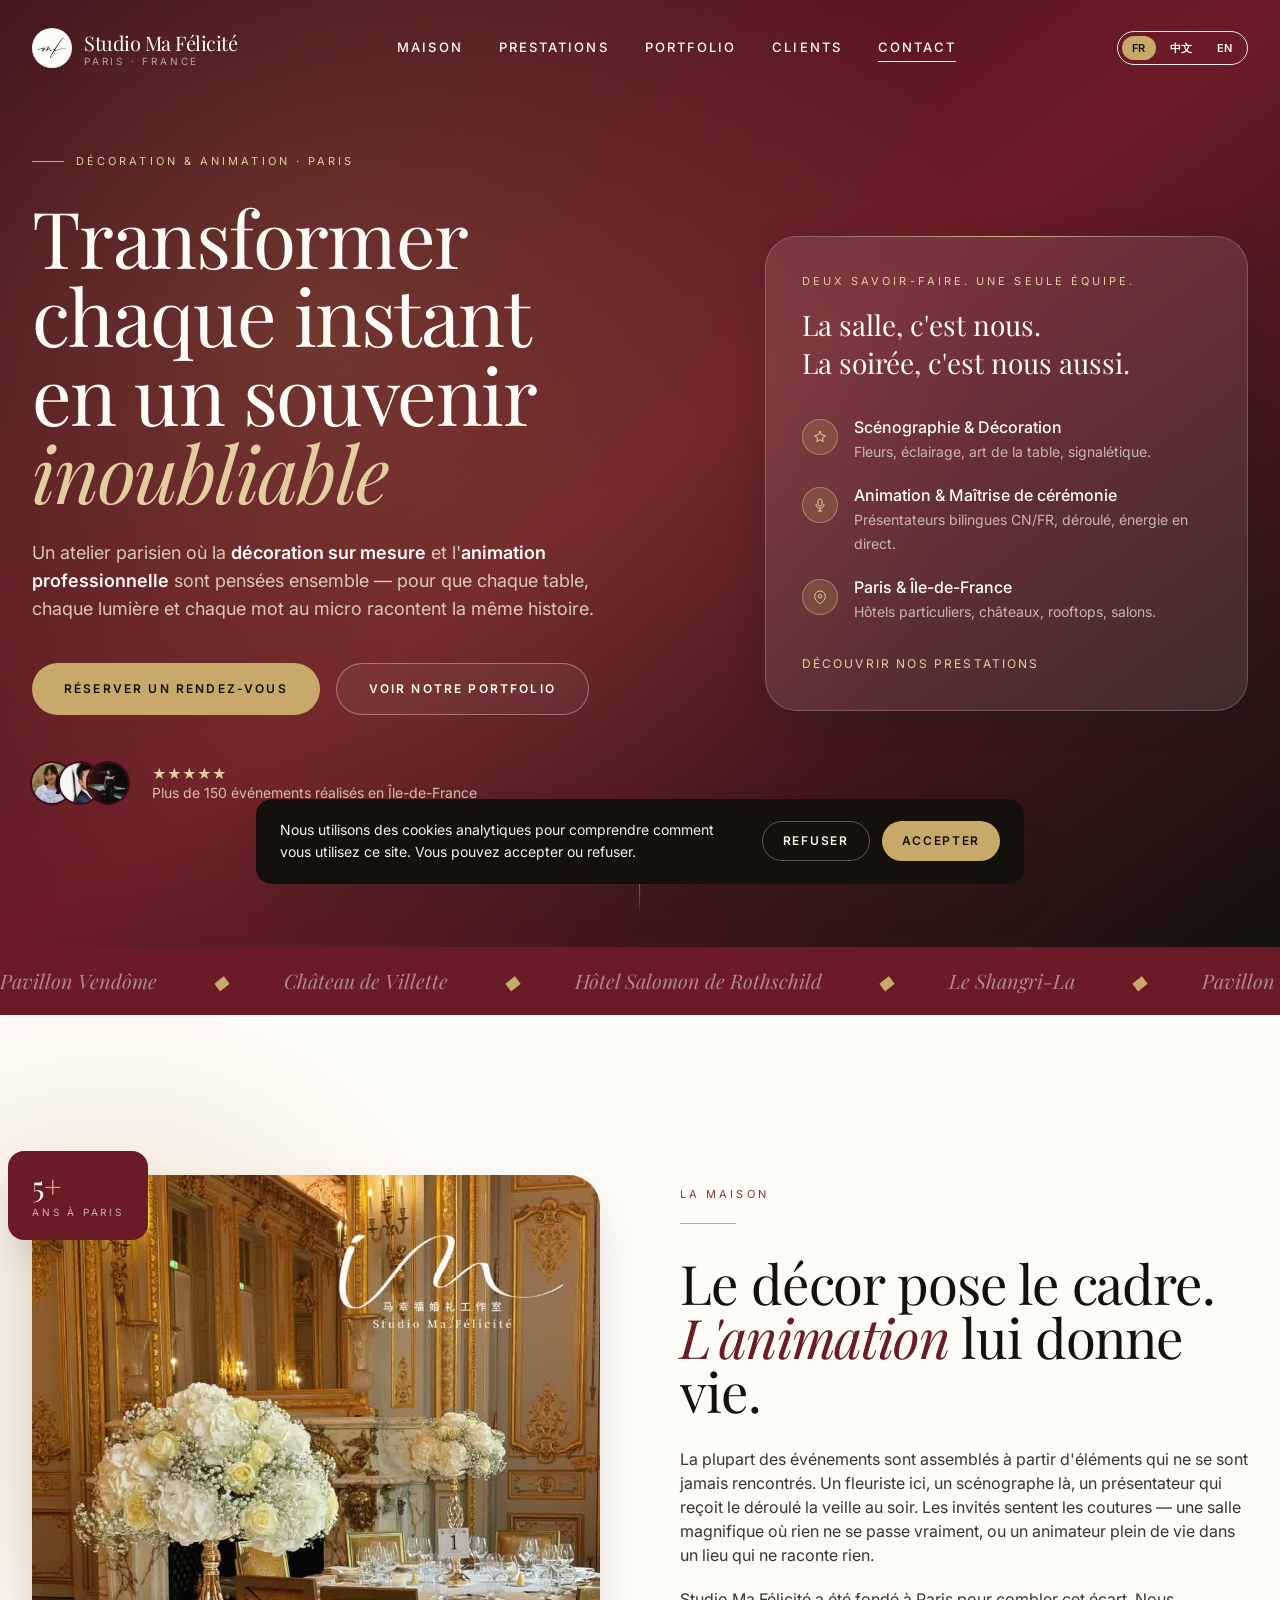
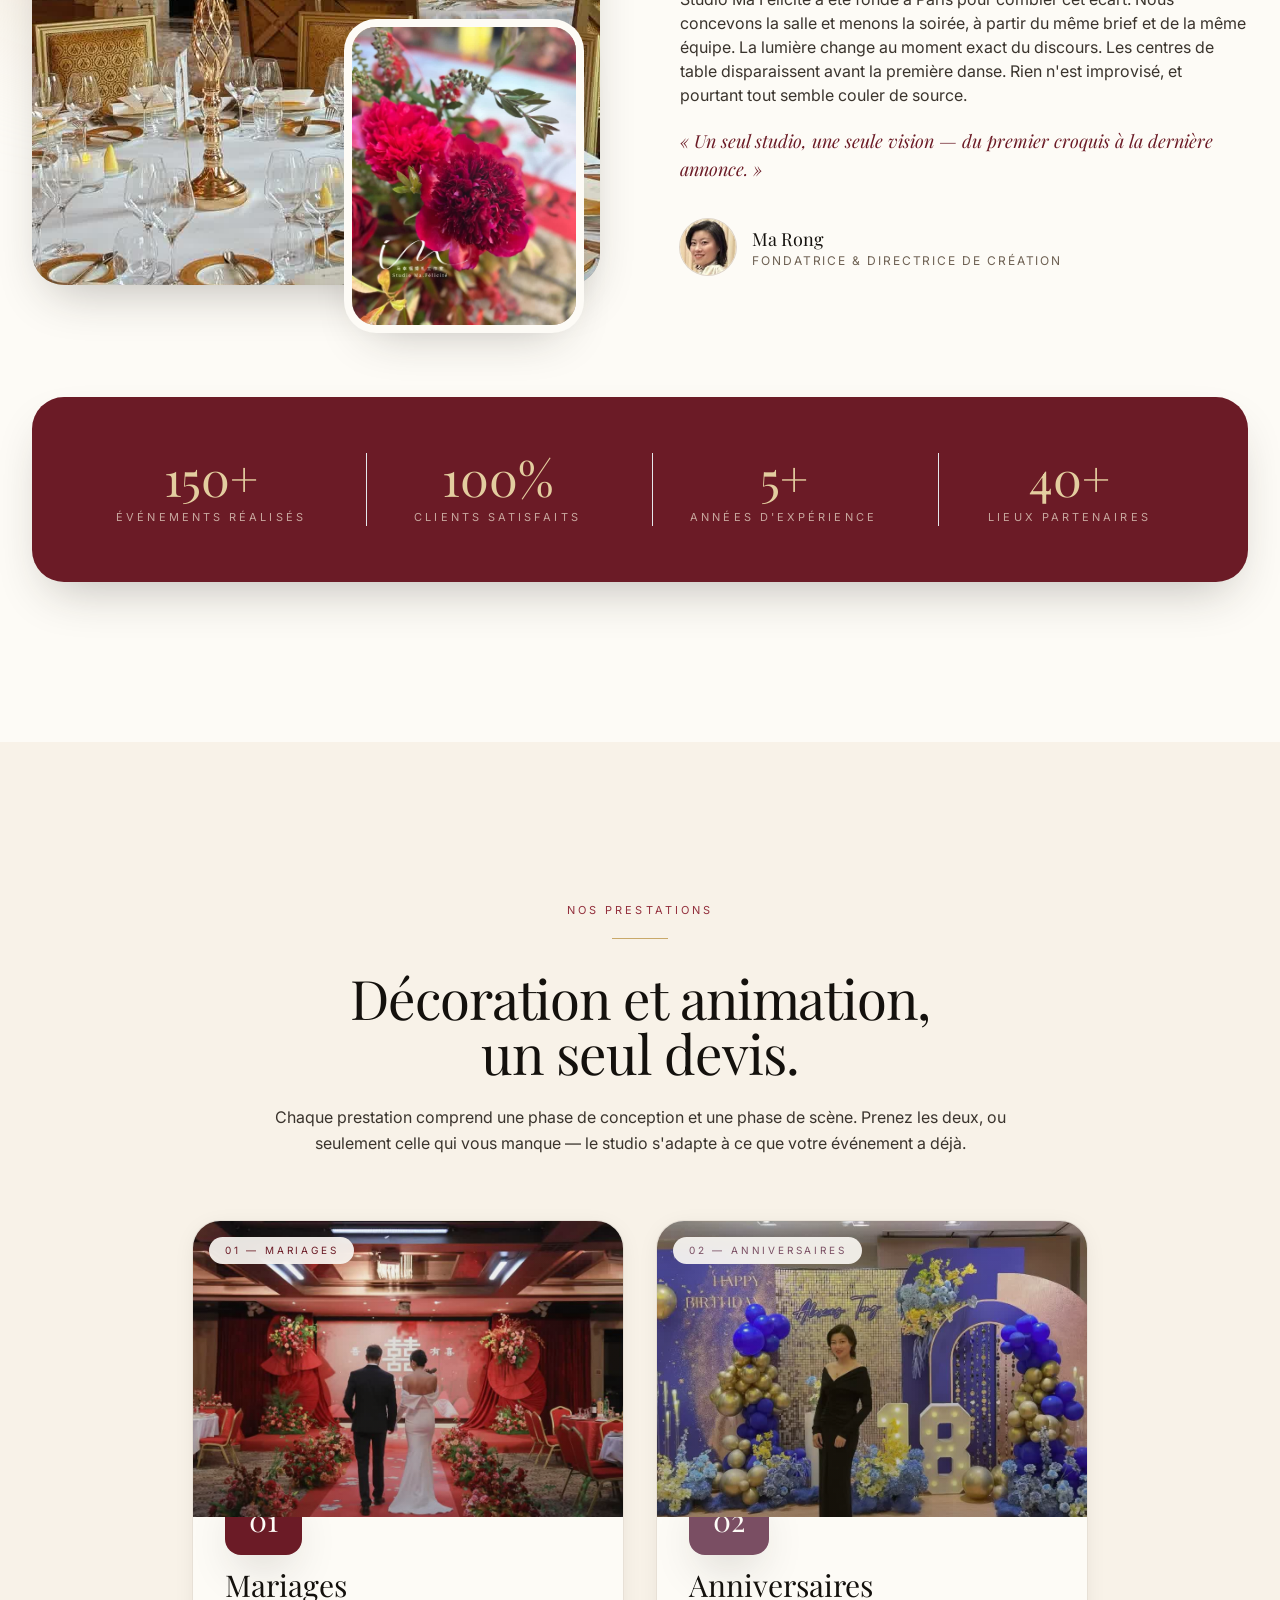
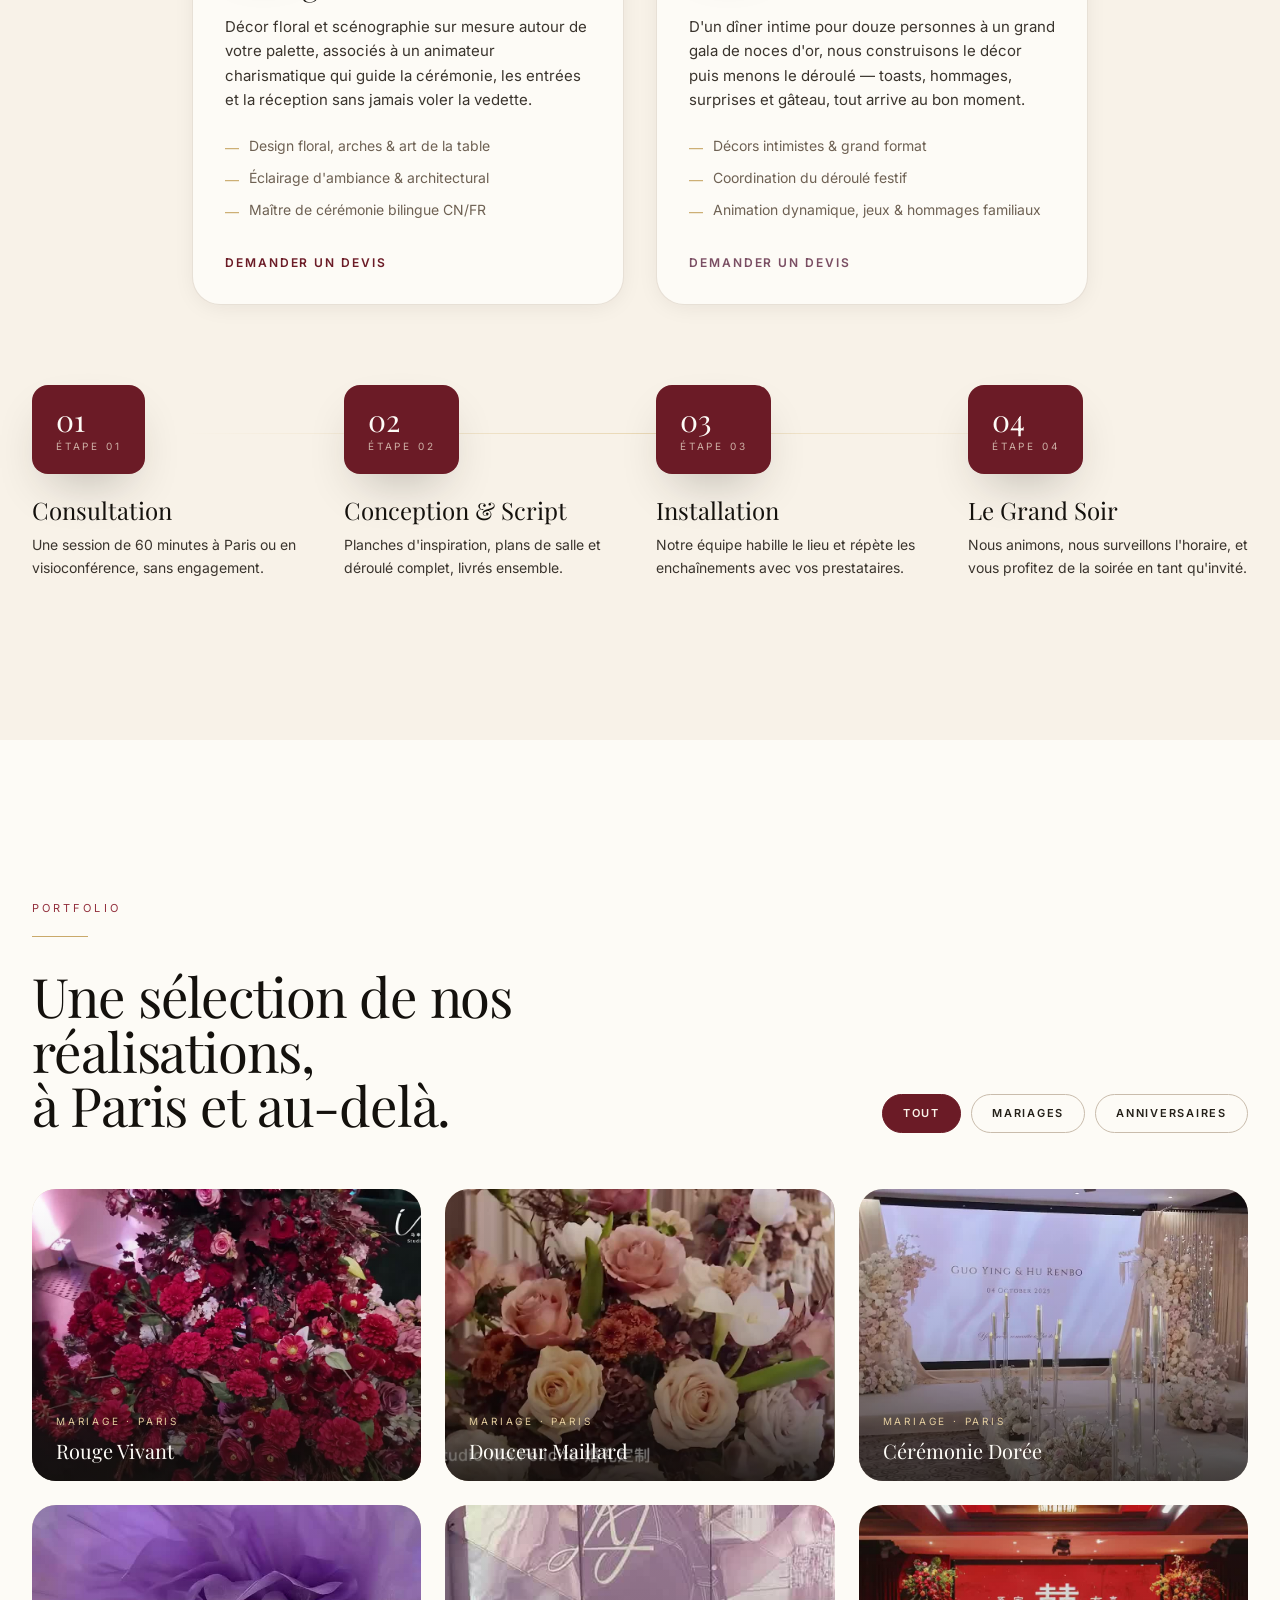
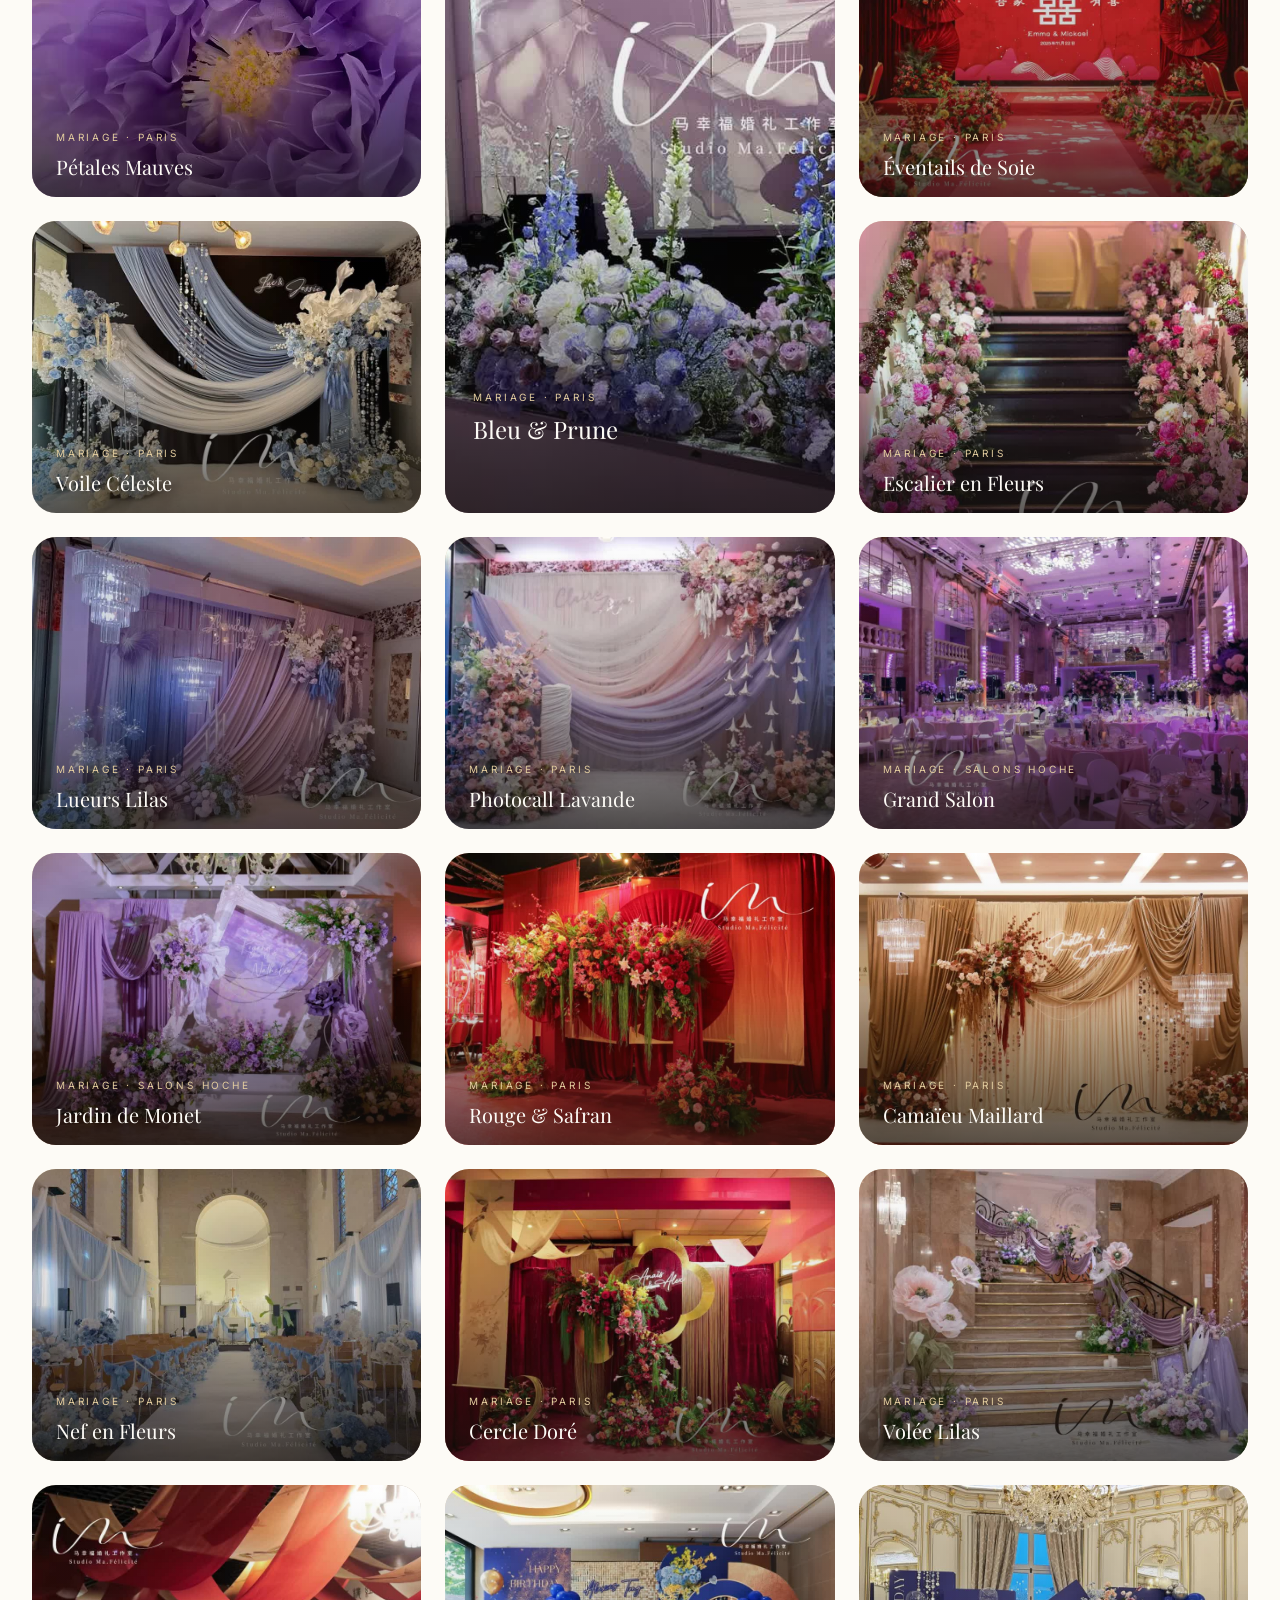
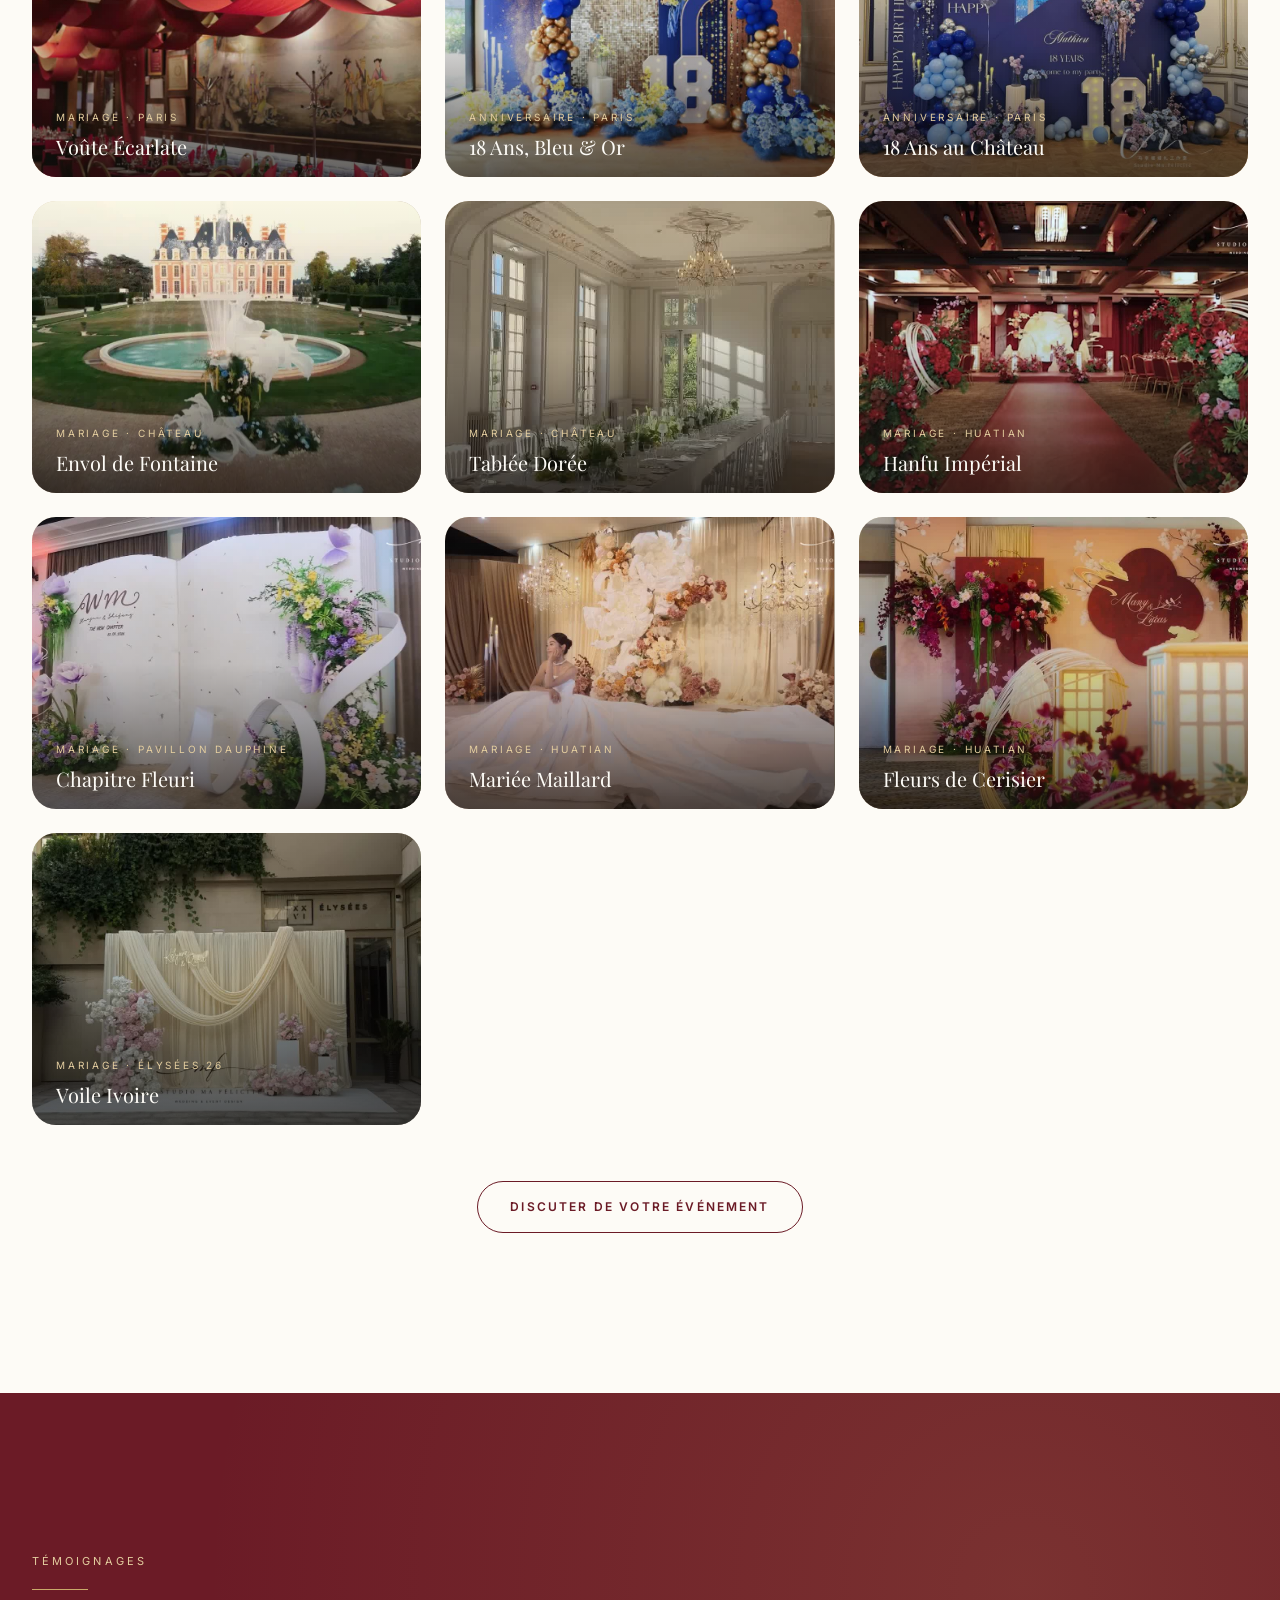
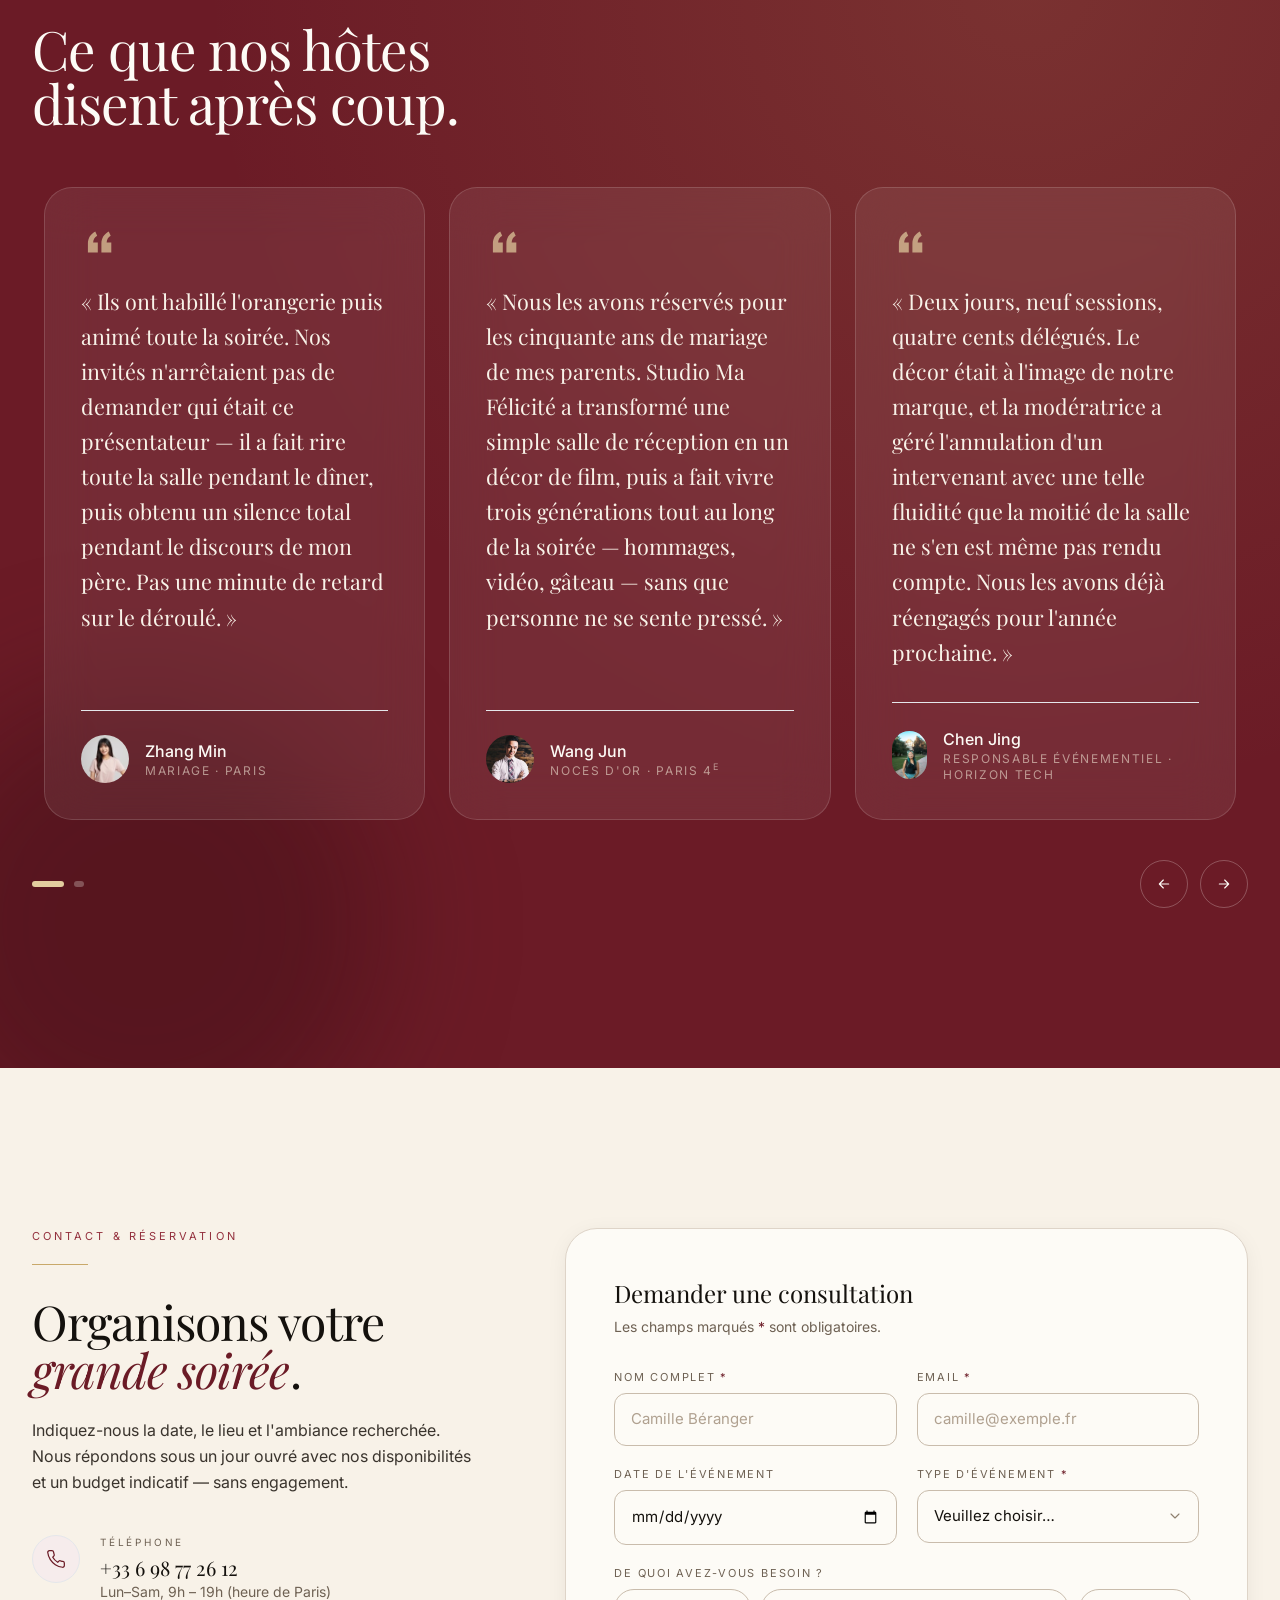
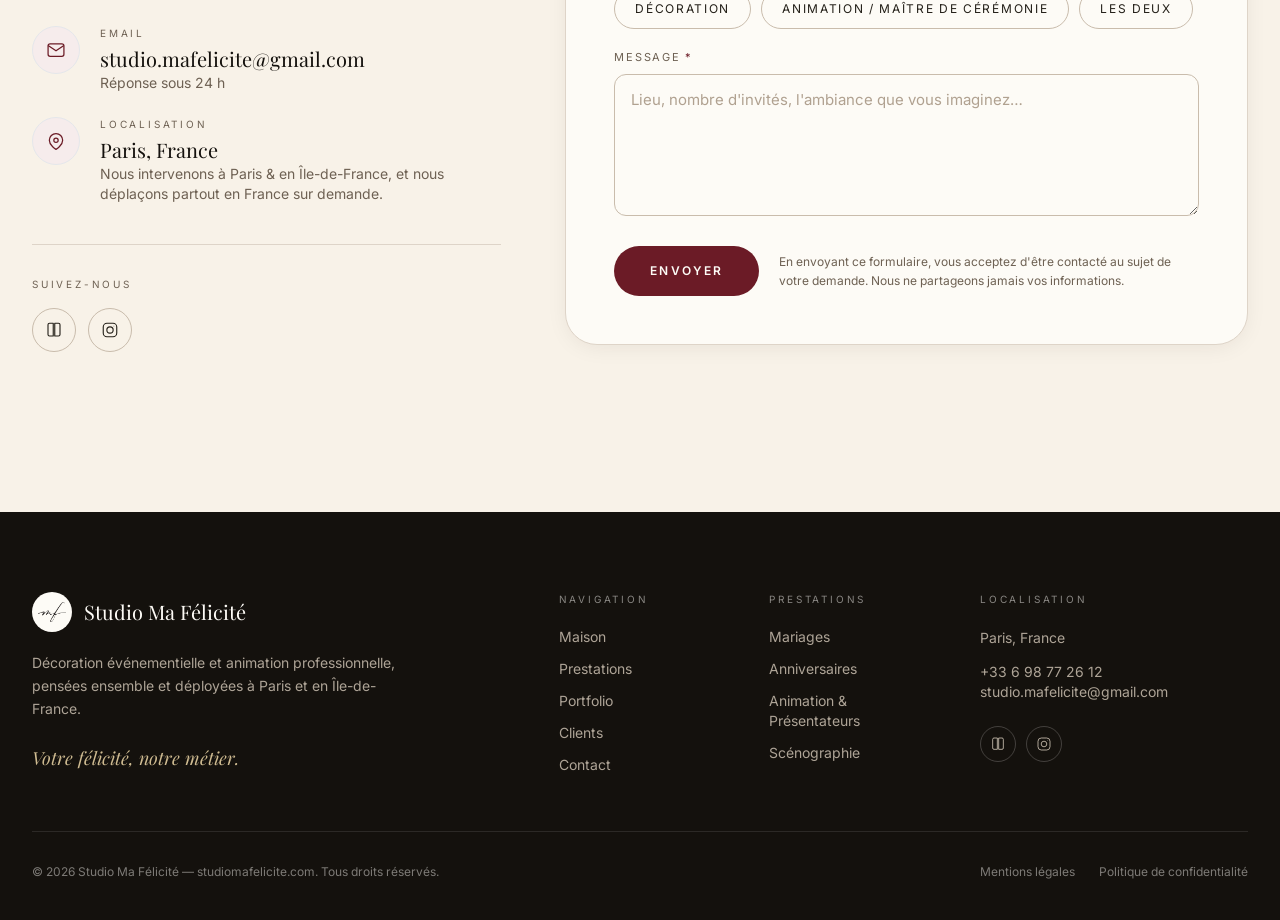
<file: index.html>
<!DOCTYPE html>
<html lang="fr" class="scroll-smooth">
<head>
<meta charset="UTF-8" />
<meta name="viewport" content="width=device-width, initial-scale=1.0" />
<title id="pageTitle">Studio Ma Félicité — Décoration événementielle &amp; Animation à Paris</title>
<meta id="metaDescription" name="description" content="Studio Ma Félicité est une maison événementielle parisienne alliant décoration sur mesure et animation professionnelle pour mariages et anniversaires." />
<meta name="theme-color" content="#3A0D16" />
<link rel="canonical" href="https://studiomafelicite.com/" />
<link rel="alternate" hreflang="fr" href="https://studiomafelicite.com/" />
<link rel="alternate" hreflang="en" href="https://studiomafelicite.com/en/" />
<link rel="alternate" hreflang="zh" href="https://studiomafelicite.com/zh/" />
<link rel="alternate" hreflang="x-default" href="https://studiomafelicite.com/" />

<!-- Open Graph -->
<meta property="og:title" content="Studio Ma Félicité — Décoration événementielle &amp; Animation à Paris" />
<meta property="og:description" content="Décoration sur mesure et animation professionnelle, réunies sous un même toit. Paris, France." />
<meta property="og:type" content="website" />
<meta property="og:url" content="https://studiomafelicite.com/" />
<meta property="og:image" content="https://studiomafelicite.com/images/about-main.jpg" />
<meta property="og:image:width" content="1200" />
<meta property="og:image:height" content="1500" />
<meta property="og:locale" content="fr_FR" />
<meta property="og:site_name" content="Studio Ma Félicité" />

<!-- Twitter -->
<meta name="twitter:card" content="summary_large_image" />
<meta name="twitter:title" content="Studio Ma Félicité — Décoration événementielle &amp; Animation à Paris" />
<meta name="twitter:description" content="Décoration sur mesure et animation professionnelle, réunies sous un même toit. Paris, France." />
<meta name="twitter:image" content="https://studiomafelicite.com/images/about-main.jpg" />

<link rel="icon" type="image/png" href="/images/favicon.png" />
<link rel="preconnect" href="https://fonts.googleapis.com" />
<link rel="preconnect" href="https://fonts.gstatic.com" crossorigin />
<link href="https://fonts.googleapis.com/css2?family=Playfair+Display:ital,wght@0,400;0,500;0,600;0,700;1,400;1,500&family=Inter:wght@300;400;500;600;700&display=swap" rel="stylesheet" />

<link rel="stylesheet" href="/css/tailwind.css" />

<!-- Without JS the IntersectionObserver never runs, so reveal-on-scroll content
     would stay invisible. Show it all instead. -->
<noscript><style>
  .reveal { opacity:1 !important; transform:none !important; }
  #mobileMenu { grid-template-rows:1fr !important; }
</style></noscript>

<script type="application/ld+json">
{
  "@context": "https://schema.org",
  "@type": "LocalBusiness",
  "name": "Studio Ma Félicité",
  "description": "Studio Ma Félicité est une maison événementielle parisienne alliant décoration sur mesure et animation professionnelle pour mariages et anniversaires.",
  "url": "https://studiomafelicite.com/",
  "inLanguage": "fr",
  "telephone": "+33698772612",
  "email": "studio.mafelicite@gmail.com",
  "image": "https://studiomafelicite.com/images/about-main.jpg",
  "logo": "https://studiomafelicite.com/logo.webp",
  "priceRange": "€€€",
  "address": {
    "@type": "PostalAddress",
    "addressLocality": "Paris",
    "addressCountry": "FR"
  },
  "areaServed": {
    "@type": "AdministrativeArea",
    "name": "Île-de-France"
  },
  "sameAs": [
    "https://www.rednote.com/user/profile/63b6a3fa0000000026011ae4",
    "https://www.instagram.com/studio_ma_felicite/"
  ]
}
</script>
</head>

<body class="font-sans antialiased selection:bg-wine-700">

<!-- ══════════════════ SKIP LINK ══════════════════ -->
<a href="#hero" data-i18n="a11y.skipLink" class="sr-only focus:not-sr-only focus:fixed focus:z-[100] focus:top-4 focus:left-4 focus:bg-wine-700 focus:text-cream-50 focus:px-5 focus:py-3 focus:rounded-full focus:text-sm">Aller au contenu</a>

<!-- ══════════════════ NAVIGATION ══════════════════ -->
<header id="nav" class="fixed inset-x-0 top-0 z-50 transition-all duration-500">
  <div class="mx-auto max-w-7xl px-5 sm:px-8">
    <div class="flex items-center justify-between h-20 lg:h-24 transition-all duration-500" id="navInner">

      <!-- Wordmark -->
      <a href="#hero" class="group flex items-center gap-3 shrink-0">
        <span class="grid place-items-center w-10 h-10 rounded-full bg-cream-50 shadow-soft overflow-hidden shrink-0" id="navMark">
          <img src="/images/logo-mark-crop.png" alt="Studio Ma Félicité" class="w-7 h-auto object-contain" />
        </span>
        <span class="leading-tight">
          <span class="block font-serif text-lg sm:text-xl tracking-tight">Studio Ma Félicité</span>
          <span class="block text-[10px] uppercase tracking-widest2 opacity-60 -mt-0.5">Paris · France</span>
        </span>
      </a>

      <!-- Desktop links -->
      <nav class="hidden lg:flex items-center gap-9 text-[13px] uppercase tracking-[0.16em] font-medium" id="navLinks" aria-label="Navigation principale" data-i18n-aria="a11y.primaryNav">
        <a href="#about"     class="navlink" data-i18n="nav.about">Maison</a>
        <a href="#services"  class="navlink" data-i18n="nav.services">Prestations</a>
        <a href="#portfolio" class="navlink" data-i18n="nav.portfolio">Portfolio</a>
        <a href="#testimonials" class="navlink" data-i18n="nav.testimonials">Clients</a>
        <a href="#contact"   class="navlink" data-i18n="nav.contact">Contact</a>
      </nav>

      <div class="hidden lg:flex items-center gap-5">
        <div class="lang-switch flex items-center gap-1 rounded-full border border-current/20 p-1 text-[11px] font-semibold uppercase tracking-wider" id="langSwitchDesktop" role="group" aria-label="Choisir la langue">
          <a href="/" class="lang-btn rounded-full px-2.5 py-1 transition-colors duration-200" data-lang="fr">FR</a>
          <a href="/zh/" class="lang-btn rounded-full px-2.5 py-1 transition-colors duration-200" data-lang="zh">中文</a>
          <a href="/en/" class="lang-btn rounded-full px-2.5 py-1 transition-colors duration-200" data-lang="en">EN</a>
        </div>
      </div>

      <!-- Mobile toggle -->
      <button id="burger" class="lg:hidden relative w-11 h-11 grid place-items-center rounded-full border border-current/25" aria-label="Open menu" aria-expanded="false" aria-controls="mobileMenu">
        <span class="block w-5 space-y-[5px]">
          <span class="block h-[1.5px] w-full bg-current transition-transform duration-300 origin-center" data-bar="1"></span>
          <span class="block h-[1.5px] w-full bg-current transition-opacity duration-200" data-bar="2"></span>
          <span class="block h-[1.5px] w-full bg-current transition-transform duration-300 origin-center" data-bar="3"></span>
        </span>
      </button>
    </div>
  </div>

  <!-- Mobile menu -->
  <div id="mobileMenu" class="lg:hidden grid grid-rows-[0fr] transition-[grid-template-rows] duration-500 ease-in-out bg-cream-50/97 backdrop-blur-xl border-t border-taupe-100">
    <div class="overflow-hidden min-h-0">
      <nav class="px-6 py-7 flex flex-col gap-1 text-ink-900" aria-label="Navigation mobile" data-i18n-aria="a11y.mobileNav">
        <a href="#about"        class="mob-link font-serif text-2xl py-3 border-b border-taupe-100/70" data-i18n="nav.about">Maison</a>
        <a href="#services"     class="mob-link font-serif text-2xl py-3 border-b border-taupe-100/70" data-i18n="nav.services">Prestations</a>
        <a href="#portfolio"    class="mob-link font-serif text-2xl py-3 border-b border-taupe-100/70" data-i18n="nav.portfolio">Portfolio</a>
        <a href="#testimonials" class="mob-link font-serif text-2xl py-3 border-b border-taupe-100/70" data-i18n="nav.testimonials">Clients</a>
        <a href="#contact"      class="mob-link font-serif text-2xl py-3 border-b border-taupe-100/70" data-i18n="nav.contact">Contact</a>
        <div class="lang-switch mt-6 flex items-center justify-center gap-1 rounded-full border border-taupe-200 p-1 text-[12px] font-semibold uppercase tracking-wider self-center" id="langSwitchMobile" role="group" aria-label="Choisir la langue">
          <a href="/" class="lang-btn min-h-11 inline-flex items-center justify-center rounded-full px-4 transition-colors duration-200" data-lang="fr">FR</a>
          <a href="/zh/" class="lang-btn min-h-11 inline-flex items-center justify-center rounded-full px-4 transition-colors duration-200" data-lang="zh">中文</a>
          <a href="/en/" class="lang-btn min-h-11 inline-flex items-center justify-center rounded-full px-4 transition-colors duration-200" data-lang="en">EN</a>
        </div>
      </nav>
    </div>
  </div>
</header>

<!-- ══════════════════ HERO ══════════════════ -->
<section id="hero" class="relative min-h-[100svh] flex items-center overflow-hidden bg-wine-900">
  <div class="absolute inset-0 bg-gradient-to-br from-wine-900 via-wine-700 to-ink-900"></div>
  <div class="absolute inset-0 bg-[radial-gradient(circle_at_25%_35%,rgba(201,169,106,.22),transparent_58%)]"></div>

  <div class="relative z-10 mx-auto max-w-7xl px-5 sm:px-8 w-full pt-32 pb-24 lg:py-36">
    <div class="grid lg:grid-cols-12 gap-12 lg:gap-10 items-center">

      <!-- Copy -->
      <div class="lg:col-span-7 text-cream-50">
        <p class="inline-flex items-center gap-3 text-[11px] uppercase tracking-widest2 text-gold-300 mb-7 opacity-0 animate-fadeUp" style="animation-delay:.1s">
          <span class="w-8 h-px bg-gold-500"></span> <span data-i18n="hero.kicker">Décoration &amp; Animation · Paris</span>
        </p>

        <h1 class="font-serif text-[2.75rem] leading-[1.06] sm:text-6xl lg:text-[4.4rem] xl:text-[4.9rem] tracking-[-0.02em] opacity-0 animate-fadeUp" style="animation-delay:.22s" data-i18n-html="hero.title">
          Transformer chaque instant<br class="hidden sm:block" />
          en un souvenir <em class="italic text-gold-300">inoubliable</em>
        </h1>

        <p class="mt-7 max-w-xl text-base sm:text-lg leading-relaxed text-cream-200/85 opacity-0 animate-fadeUp" style="animation-delay:.34s" data-i18n-html="hero.subtitle">
          Un atelier parisien où la <strong class="font-semibold text-cream-50">décoration sur mesure</strong> et
          l'<strong class="font-semibold text-cream-50">animation professionnelle</strong> sont pensées ensemble — pour
          que chaque table, chaque lumière et chaque mot au micro racontent la même histoire.
        </p>

        <div class="mt-10 flex flex-col sm:flex-row gap-4 opacity-0 animate-fadeUp" style="animation-delay:.46s">
          <a href="#contact" data-i18n="nav.bookCta" class="group inline-flex items-center justify-center gap-3 rounded-full bg-gold-500 px-8 py-4 text-[12px] font-semibold uppercase tracking-[0.18em] text-ink-900 transition-all duration-300 hover:bg-gold-400 hover:shadow-lift hover:-translate-y-0.5">
            Réserver un rendez-vous
            <svg class="w-4 h-4 transition-transform duration-300 group-hover:translate-x-1" viewBox="0 0 24 24" fill="none" stroke="currentColor" stroke-width="1.6"><path d="M5 12h14M13 6l6 6-6 6" stroke-linecap="round" stroke-linejoin="round"/></svg>
          </a>
          <a href="#portfolio" data-i18n="hero.ctaSecondary" class="inline-flex items-center justify-center gap-3 rounded-full border border-cream-50/35 bg-cream-50/5 backdrop-blur-md px-8 py-4 text-[12px] font-semibold uppercase tracking-[0.18em] text-cream-50 transition-all duration-300 hover:bg-cream-50/15 hover:border-cream-50/60">
            Voir notre portfolio
          </a>
        </div>

        <div class="mt-12 flex items-center gap-6 opacity-0 animate-fadeUp" style="animation-delay:.58s">
          <div class="flex -space-x-3">
            <img src="/images/avatar-1.jpg" alt="" class="w-10 h-10 rounded-full object-cover ring-2 ring-wine-900 ph" />
            <img src="/images/avatar-2.jpg" alt="" class="w-10 h-10 rounded-full object-cover ring-2 ring-wine-900 ph" />
            <img src="/images/avatar-3.jpg" alt="" class="w-10 h-10 rounded-full object-cover ring-2 ring-wine-900 ph" />
          </div>
          <p class="text-sm text-cream-200/80 leading-snug">
            <span class="text-gold-300">★★★★★</span><br />
            <span data-i18n="hero.trustText">Plus de 150 événements réalisés en Île-de-France</span>
          </p>
        </div>
      </div>

      <!-- Glass card -->
      <div class="lg:col-span-5 opacity-0 animate-fadeUp" style="animation-delay:.7s">
        <div class="relative rounded-[2rem] border border-cream-50/20 bg-cream-50/10 backdrop-blur-2xl p-7 sm:p-9 shadow-glass">
          <div class="absolute -top-px left-10 right-10 h-px bg-gradient-to-r from-transparent via-gold-300/70 to-transparent"></div>

          <p class="text-[11px] uppercase tracking-widest2 text-gold-300" data-i18n="hero.cardKicker">Deux savoir-faire. Une seule équipe.</p>
          <h2 class="mt-4 font-serif text-2xl sm:text-[1.75rem] leading-snug text-cream-50" data-i18n-html="hero.cardTitle">
            La salle, c'est nous.<br />La soirée, c'est nous aussi.
          </h2>

          <ul class="mt-8 space-y-5 text-cream-100/90">
            <li class="flex gap-4">
              <span class="mt-1 grid place-items-center w-9 h-9 shrink-0 rounded-full bg-gold-500/20 border border-gold-300/40">
                <svg class="w-4 h-4 text-gold-300" viewBox="0 0 24 24" fill="none" stroke="currentColor" stroke-width="1.5"><path d="M12 3l2.2 5.6L20 10l-4.4 3.4L16.8 19 12 16l-4.8 3 1.2-5.6L4 10l5.8-1.4L12 3z" stroke-linejoin="round"/></svg>
              </span>
              <span><span class="block text-cream-50 font-medium" data-i18n="hero.card.item1.title">Scénographie &amp; Décoration</span>
              <span class="text-sm text-cream-200/75" data-i18n="hero.card.item1.desc">Fleurs, éclairage, art de la table, signalétique.</span></span>
            </li>
            <li class="flex gap-4">
              <span class="mt-1 grid place-items-center w-9 h-9 shrink-0 rounded-full bg-gold-500/20 border border-gold-300/40">
                <svg class="w-4 h-4 text-gold-300" viewBox="0 0 24 24" fill="none" stroke="currentColor" stroke-width="1.5"><path d="M12 14a3 3 0 003-3V6a3 3 0 10-6 0v5a3 3 0 003 3z" stroke-linejoin="round"/><path d="M6 11a6 6 0 0012 0M12 17v4M9 21h6" stroke-linecap="round"/></svg>
              </span>
              <span><span class="block text-cream-50 font-medium" data-i18n="hero.card.item2.title">Animation &amp; Maîtrise de cérémonie</span>
              <span class="text-sm text-cream-200/75" data-i18n="hero.card.item2.desc">Présentateurs bilingues CN/FR, déroulé, énergie en direct.</span></span>
            </li>
            <li class="flex gap-4">
              <span class="mt-1 grid place-items-center w-9 h-9 shrink-0 rounded-full bg-gold-500/20 border border-gold-300/40">
                <svg class="w-4 h-4 text-gold-300" viewBox="0 0 24 24" fill="none" stroke="currentColor" stroke-width="1.5"><path d="M12 22s8-4.5 8-11a8 8 0 10-16 0c0 6.5 8 11 8 11z" stroke-linejoin="round"/><circle cx="12" cy="11" r="2.6"/></svg>
              </span>
              <span><span class="block text-cream-50 font-medium" data-i18n="hero.card.item3.title">Paris &amp; Île-de-France</span>
              <span class="text-sm text-cream-200/75" data-i18n="hero.card.item3.desc">Hôtels particuliers, châteaux, rooftops, salons.</span></span>
            </li>
          </ul>

          <a href="#services" data-i18n="hero.exploreServices" class="mt-8 inline-flex items-center gap-2 text-[12px] uppercase tracking-[0.18em] text-gold-300 hover:text-gold-400 transition">
            Découvrir nos prestations
            <svg class="w-4 h-4" viewBox="0 0 24 24" fill="none" stroke="currentColor" stroke-width="1.6"><path d="M5 12h14M13 6l6 6-6 6" stroke-linecap="round" stroke-linejoin="round"/></svg>
          </a>
        </div>
      </div>
    </div>
  </div>

  <!-- Scroll cue -->
  <a href="#about" class="hidden md:flex absolute bottom-8 left-1/2 -translate-x-1/2 z-10 flex-col items-center gap-2 text-cream-200/70 hover:text-cream-50 transition">
    <span class="text-[10px] uppercase tracking-widest2">Scroll</span>
    <span class="w-px h-10 bg-gradient-to-b from-cream-200/60 to-transparent"></span>
  </a>
</section>

<!-- ══════════════════ LOGO MARQUEE ══════════════════ -->
<section class="bg-wine-700 py-5 overflow-hidden" aria-label="Lieux et partenaires sélectionnés" data-i18n-aria="a11y.marquee">
  <div class="flex w-max animate-marquee">
    <div class="flex items-center gap-14 pr-14 text-cream-200/55 font-serif text-lg sm:text-xl italic whitespace-nowrap">
      <span>Pavillon Vendôme</span><span class="text-gold-500">◆</span>
      <span>Château de Villette</span><span class="text-gold-500">◆</span>
      <span>Hôtel Salomon de Rothschild</span><span class="text-gold-500">◆</span>
      <span>Le Shangri-La</span><span class="text-gold-500">◆</span>
      <span>Pavillon Gabriel</span><span class="text-gold-500">◆</span>
      <span>Les Salons Hoche</span><span class="text-gold-500">◆</span>
    </div>
    <div class="flex items-center gap-14 pr-14 text-cream-200/55 font-serif text-lg sm:text-xl italic whitespace-nowrap" aria-hidden="true">
      <span>Pavillon Vendôme</span><span class="text-gold-500">◆</span>
      <span>Château de Villette</span><span class="text-gold-500">◆</span>
      <span>Hôtel Salomon de Rothschild</span><span class="text-gold-500">◆</span>
      <span>Le Shangri-La</span><span class="text-gold-500">◆</span>
      <span>Pavillon Gabriel</span><span class="text-gold-500">◆</span>
      <span>Les Salons Hoche</span><span class="text-gold-500">◆</span>
    </div>
  </div>
</section>

<!-- ══════════════════ ABOUT ══════════════════ -->
<section id="about" class="relative py-24 sm:py-32 lg:py-40 bg-cream-50 overflow-hidden">
  <div class="pointer-events-none absolute -left-40 top-20 w-[34rem] h-[34rem] rounded-full bg-cream-200/60 blur-3xl"></div>

  <div class="relative mx-auto max-w-7xl px-5 sm:px-8">
    <div class="grid lg:grid-cols-2 gap-14 lg:gap-20 items-center">

      <!-- Image composition -->
      <div class="reveal relative">
        <div class="relative rounded-[2rem] overflow-hidden shadow-lift ph aspect-[4/5]">
          <img src="/images/about-main.jpg"
               alt="Gold banquet room at the Shangri-La Paris dressed with candlelight and white floral centerpieces" loading="lazy"
               class="w-full h-full object-cover" />
        </div>
        <div class="absolute -bottom-10 -right-4 sm:right-6 w-40 sm:w-56 rounded-[1.5rem] overflow-hidden ring-8 ring-cream-50 shadow-lift ph aspect-[3/4] hidden sm:block">
          <img src="/images/about-host.jpg"
               alt="Close-up of deep red peony floral detail from a ceremony arrangement" loading="lazy"
               class="w-full h-full object-cover" />
        </div>
        <div class="absolute -top-6 -left-3 sm:-left-6 rounded-2xl bg-wine-700 text-cream-50 px-6 py-5 shadow-lift">
          <p class="font-serif text-3xl leading-none">5<span class="text-gold-300">+</span></p>
          <p class="mt-1 text-[10px] uppercase tracking-widest2 text-cream-200/75" data-i18n="about.yearsBadge">Ans à Paris</p>
        </div>
      </div>

      <!-- Copy -->
      <div class="reveal" style="transition-delay:.12s">
        <p class="rule text-[11px] uppercase tracking-widest2 text-wine-500" data-i18n="about.kicker">La Maison</p>

        <h2 class="mt-8 font-serif text-4xl sm:text-5xl lg:text-[3.4rem] leading-[1.1] tracking-[-0.02em] text-ink-900" data-i18n-html="about.title">
          Le décor pose le cadre.<br />
          <em class="italic text-wine-700">L'animation</em> lui donne vie.
        </h2>

        <div class="mt-7 space-y-5 text-[15px] sm:text-base leading-relaxed text-ink-500">
          <p data-i18n="about.p1">
            La plupart des événements sont assemblés à partir d'éléments qui ne se sont jamais rencontrés. Un fleuriste
            ici, un scénographe là, un présentateur qui reçoit le déroulé la veille au soir. Les invités sentent les
            coutures — une salle magnifique où rien ne se passe vraiment, ou un animateur plein de vie dans un lieu
            qui ne raconte rien.
          </p>
          <p data-i18n-html="about.p2">
            Studio Ma Félicité a été fondé à Paris pour combler cet écart. Nous concevons
            la salle et menons la soirée, à partir du même brief et de la même équipe. La lumière change au moment
            exact du discours. Les centres de table disparaissent avant la première danse. Rien n'est improvisé, et
            pourtant tout semble couler de source.
          </p>
          <p class="font-serif italic text-lg text-wine-700" data-i18n="about.quote">
            « Un seul studio, une seule vision — du premier croquis à la dernière annonce. »
          </p>
        </div>

        <!-- Signature -->
        <div class="mt-9 flex items-center gap-4">
          <img src="/images/founder.jpg"
               alt="Ma Rong, founder of Studio Ma Félicité" loading="lazy" class="w-14 h-14 rounded-full object-cover ph ring-1 ring-taupe-100" />
          <div>
            <p class="font-serif text-lg text-ink-900">Ma Rong</p>
            <p class="text-xs uppercase tracking-[0.16em] text-taupe-500" data-i18n="about.founderTitle">Fondatrice &amp; Directrice de création</p>
          </div>
        </div>
      </div>
    </div>

    <!-- Stats bar -->
    <div class="reveal mt-20 lg:mt-28 rounded-[2rem] bg-wine-700 text-cream-50 px-6 sm:px-12 py-12 sm:py-14 shadow-lift">
      <dl class="grid grid-cols-2 lg:grid-cols-4 gap-y-10 gap-x-6 text-center divide-y-0 lg:divide-x lg:divide-cream-50/12">
        <div>
          <dd class="font-serif text-4xl sm:text-5xl text-gold-300"><span class="count" data-to="150">150</span>+</dd>
          <dt class="mt-2 text-[10px] sm:text-[11px] uppercase tracking-widest2 text-cream-200/70" data-i18n="about.stat1">Événements réalisés</dt>
        </div>
        <div>
          <dd class="font-serif text-4xl sm:text-5xl text-gold-300"><span class="count" data-to="100">100</span>%</dd>
          <dt class="mt-2 text-[10px] sm:text-[11px] uppercase tracking-widest2 text-cream-200/70" data-i18n="about.stat2">Clients satisfaits</dt>
        </div>
        <div>
          <dd class="font-serif text-4xl sm:text-5xl text-gold-300"><span class="count" data-to="5">5</span>+</dd>
          <dt class="mt-2 text-[10px] sm:text-[11px] uppercase tracking-widest2 text-cream-200/70" data-i18n="about.stat3">Années d'expérience</dt>
        </div>
        <div>
          <dd class="font-serif text-4xl sm:text-5xl text-gold-300"><span class="count" data-to="40">40</span>+</dd>
          <dt class="mt-2 text-[10px] sm:text-[11px] uppercase tracking-widest2 text-cream-200/70" data-i18n="about.stat4">Lieux partenaires</dt>
        </div>
      </dl>
    </div>
  </div>
</section>

<!-- ══════════════════ SERVICES ══════════════════ -->
<section id="services" class="py-24 sm:py-32 lg:py-40 bg-cream-100">
  <div class="mx-auto max-w-7xl px-5 sm:px-8">

    <div class="reveal max-w-3xl mx-auto text-center">
      <p class="rule rule-center text-[11px] uppercase tracking-widest2 text-wine-500" data-i18n="services.kicker">Nos Prestations</p>
      <h2 class="mt-8 font-serif text-4xl sm:text-5xl lg:text-[3.4rem] leading-[1.1] tracking-[-0.02em] text-ink-900" data-i18n-html="services.title">
        Décoration et animation,<br class="hidden sm:block" /> un seul devis.
      </h2>
      <p class="mt-6 text-ink-500 leading-relaxed" data-i18n="services.subtitle">
        Chaque prestation comprend une phase de conception et une phase de scène. Prenez les deux, ou seulement
        celle qui vous manque — le studio s'adapte à ce que votre événement a déjà.
      </p>
    </div>

    <div class="mt-16 grid md:grid-cols-2 gap-7 lg:gap-8 max-w-4xl mx-auto">

      <!-- Weddings -->
      <article class="reveal group flex flex-col rounded-[1.75rem] bg-cream-50 border border-taupe-100/70 overflow-hidden shadow-soft transition-all duration-500 hover:shadow-lift hover:-translate-y-1.5">
        <div class="relative aspect-[16/11] overflow-hidden ph">
          <img src="/images/wedding-red-ceremony-aisle.jpg"
               alt="Bride and groom walking down a red carpet aisle toward a red double-happiness ceremony backdrop" loading="lazy"
               class="w-full h-full object-cover transition-transform duration-[900ms] ease-out group-hover:scale-110" />
          <div class="absolute inset-0 bg-gradient-to-t from-ink-900/45 to-transparent opacity-70"></div>
          <span class="absolute top-4 left-4 rounded-full bg-cream-50/90 backdrop-blur px-4 py-1.5 text-[10px] uppercase tracking-widest2 text-wine-700" data-i18n="services.badge1">01 — Mariages</span>
        </div>

        <div class="flex flex-col flex-1 p-7 lg:p-8">
          <div class="-mt-14 lg:-mt-16 mb-3 inline-flex w-fit rounded-2xl bg-wine-700 text-cream-50 px-6 py-5 shadow-lift">
            <p class="font-serif text-3xl leading-none">01</p>
          </div>
          <h3 class="font-serif text-3xl text-ink-900" data-i18n="services.title1">Mariages</h3>
          <p class="mt-3 text-[15px] leading-relaxed text-ink-500 flex-1" data-i18n="services.desc1">
            Décor floral et scénographie sur mesure autour de votre palette, associés à un animateur charismatique
            qui guide la cérémonie, les entrées et la réception sans jamais voler la vedette.
          </p>
          <ul class="mt-6 space-y-2.5 text-sm text-taupe-500">
            <li class="flex gap-2.5"><span class="text-gold-500 mt-0.5">—</span> <span data-i18n="services.bullet1a">Design floral, arches &amp; art de la table</span></li>
            <li class="flex gap-2.5"><span class="text-gold-500 mt-0.5">—</span> <span data-i18n="services.bullet1b">Éclairage d'ambiance &amp; architectural</span></li>
            <li class="flex gap-2.5"><span class="text-gold-500 mt-0.5">—</span> <span data-i18n="services.bullet1c">Maître de cérémonie bilingue CN/FR</span></li>
          </ul>
          <a href="#contact" data-i18n="services.cta" class="mt-8 inline-flex items-center gap-2 text-[12px] font-semibold uppercase tracking-[0.16em] text-wine-700 group-hover:gap-3.5 transition-all duration-300">
            Demander un devis
            <svg class="w-4 h-4" viewBox="0 0 24 24" fill="none" stroke="currentColor" stroke-width="1.6"><path d="M5 12h14M13 6l6 6-6 6" stroke-linecap="round" stroke-linejoin="round"/></svg>
          </a>
        </div>
      </article>

      <!-- Anniversaries -->
      <article class="reveal group flex flex-col rounded-[1.75rem] bg-cream-50 border border-taupe-100/70 overflow-hidden shadow-soft transition-all duration-500 hover:shadow-lift hover:-translate-y-1.5" style="transition-delay:.1s">
        <div class="relative aspect-[16/11] overflow-hidden ph">
          <img src="/images/anniversary-blue-gold-18th.jpg"
               alt="18th birthday celebration with blue and gold balloon arch and sequin backdrop" loading="lazy"
               class="w-full h-full object-cover transition-transform duration-[900ms] ease-out group-hover:scale-110" />
          <div class="absolute inset-0 bg-gradient-to-t from-ink-900/45 to-transparent opacity-70"></div>
          <span class="absolute top-4 left-4 rounded-full bg-cream-50/90 backdrop-blur px-4 py-1.5 text-[10px] uppercase tracking-widest2 text-mauve-600" data-i18n="services.badge2">02 — Anniversaires</span>
        </div>

        <div class="flex flex-col flex-1 p-7 lg:p-8">
          <div class="-mt-14 lg:-mt-16 mb-3 inline-flex w-fit rounded-2xl bg-mauve-600 text-cream-50 px-6 py-5 shadow-lift">
            <p class="font-serif text-3xl leading-none">02</p>
          </div>
          <h3 class="font-serif text-3xl text-ink-900" data-i18n="services.title2">Anniversaires</h3>
          <p class="mt-3 text-[15px] leading-relaxed text-ink-500 flex-1" data-i18n="services.desc2">
            D'un dîner intime pour douze personnes à un grand gala de noces d'or, nous construisons le décor puis
            menons le déroulé — toasts, hommages, surprises et gâteau, tout arrive au bon moment.
          </p>
          <ul class="mt-6 space-y-2.5 text-sm text-taupe-500">
            <li class="flex gap-2.5"><span class="text-gold-500 mt-0.5">—</span> <span data-i18n="services.bullet2a">Décors intimistes &amp; grand format</span></li>
            <li class="flex gap-2.5"><span class="text-gold-500 mt-0.5">—</span> <span data-i18n="services.bullet2b">Coordination du déroulé festif</span></li>
            <li class="flex gap-2.5"><span class="text-gold-500 mt-0.5">—</span> <span data-i18n="services.bullet2c">Animation dynamique, jeux &amp; hommages familiaux</span></li>
          </ul>
          <a href="#contact" data-i18n="services.cta" class="mt-8 inline-flex items-center gap-2 text-[12px] font-semibold uppercase tracking-[0.16em] text-mauve-600 group-hover:gap-3.5 transition-all duration-300">
            Demander un devis
            <svg class="w-4 h-4" viewBox="0 0 24 24" fill="none" stroke="currentColor" stroke-width="1.6"><path d="M5 12h14M13 6l6 6-6 6" stroke-linecap="round" stroke-linejoin="round"/></svg>
          </a>
        </div>
      </article>

    </div>

    <!-- Process strip -->
    <div class="reveal mt-20 relative">
      <div class="hidden lg:block absolute top-12 left-[12.5%] right-[12.5%] h-px bg-gradient-to-r from-transparent via-gold-300/70 to-transparent"></div>
      <div class="relative grid sm:grid-cols-2 lg:grid-cols-4 gap-x-8 gap-y-12">
        <div>
          <div class="inline-block rounded-2xl bg-wine-700 text-cream-50 px-6 py-5 shadow-lift">
            <p class="font-serif text-3xl leading-none">01</p>
            <p class="mt-1 text-[10px] uppercase tracking-widest2 text-cream-200/75" data-i18n="services.step1Label">Étape 01</p>
          </div>
          <h4 class="mt-5 font-serif text-2xl text-ink-900" data-i18n="services.step1Title">Consultation</h4>
          <p class="mt-2 text-sm leading-relaxed text-ink-500" data-i18n="services.step1Desc">Une session de 60 minutes à Paris ou en visioconférence, sans engagement.</p>
        </div>
        <div>
          <div class="inline-block rounded-2xl bg-wine-700 text-cream-50 px-6 py-5 shadow-lift">
            <p class="font-serif text-3xl leading-none">02</p>
            <p class="mt-1 text-[10px] uppercase tracking-widest2 text-cream-200/75" data-i18n="services.step2Label">Étape 02</p>
          </div>
          <h4 class="mt-5 font-serif text-2xl text-ink-900" data-i18n="services.step2Title">Conception &amp; Script</h4>
          <p class="mt-2 text-sm leading-relaxed text-ink-500" data-i18n="services.step2Desc">Planches d'inspiration, plans de salle et déroulé complet, livrés ensemble.</p>
        </div>
        <div>
          <div class="inline-block rounded-2xl bg-wine-700 text-cream-50 px-6 py-5 shadow-lift">
            <p class="font-serif text-3xl leading-none">03</p>
            <p class="mt-1 text-[10px] uppercase tracking-widest2 text-cream-200/75" data-i18n="services.step3Label">Étape 03</p>
          </div>
          <h4 class="mt-5 font-serif text-2xl text-ink-900" data-i18n="services.step3Title">Installation</h4>
          <p class="mt-2 text-sm leading-relaxed text-ink-500" data-i18n="services.step3Desc">Notre équipe habille le lieu et répète les enchaînements avec vos prestataires.</p>
        </div>
        <div>
          <div class="inline-block rounded-2xl bg-wine-700 text-cream-50 px-6 py-5 shadow-lift">
            <p class="font-serif text-3xl leading-none">04</p>
            <p class="mt-1 text-[10px] uppercase tracking-widest2 text-cream-200/75" data-i18n="services.step4Label">Étape 04</p>
          </div>
          <h4 class="mt-5 font-serif text-2xl text-ink-900" data-i18n="services.step4Title">Le Grand Soir</h4>
          <p class="mt-2 text-sm leading-relaxed text-ink-500" data-i18n="services.step4Desc">Nous animons, nous surveillons l'horaire, et vous profitez de la soirée en tant qu'invité.</p>
        </div>
      </div>
    </div>
  </div>
</section>

<!-- ══════════════════ VENUES ══════════════════ -->
<!-- ══════════════════ PORTFOLIO ══════════════════ -->
<section id="portfolio" class="py-24 sm:py-32 lg:py-40 bg-cream-50">
  <div class="mx-auto max-w-7xl px-5 sm:px-8">

    <div class="reveal flex flex-col lg:flex-row lg:items-end lg:justify-between gap-8">
      <div class="max-w-2xl">
        <p class="rule text-[11px] uppercase tracking-widest2 text-wine-500" data-i18n="portfolio.kicker">Portfolio</p>
        <h2 class="mt-8 font-serif text-4xl sm:text-5xl lg:text-[3.4rem] leading-[1.1] tracking-[-0.02em] text-ink-900" data-i18n-html="portfolio.title">
          Une sélection de nos réalisations,<br class="hidden sm:block" /> à Paris et au-delà.
        </h2>
      </div>

      <!-- Filters -->
      <div class="flex flex-wrap gap-2.5" role="tablist" aria-label="Filtrer le portfolio" data-i18n-aria="a11y.filterPortfolio">
        <button class="filter-btn is-active rounded-full border border-taupe-200 px-5 py-2.5 text-[11px] font-semibold uppercase tracking-[0.16em] text-ink-700 transition-all duration-300 hover:border-wine-700" data-filter="all" role="tab" aria-selected="true" data-i18n="portfolio.filterAll">Tout</button>
        <button class="filter-btn rounded-full border border-taupe-200 px-5 py-2.5 text-[11px] font-semibold uppercase tracking-[0.16em] text-ink-700 transition-all duration-300 hover:border-wine-700" data-filter="weddings" role="tab" aria-selected="false" data-i18n="portfolio.filterWeddings">Mariages</button>
        <button class="filter-btn rounded-full border border-taupe-200 px-5 py-2.5 text-[11px] font-semibold uppercase tracking-[0.16em] text-ink-700 transition-all duration-300 hover:border-wine-700" data-filter="anniversaries" role="tab" aria-selected="false" data-i18n="portfolio.filterAnniversaries">Anniversaires</button>
      </div>
    </div>

    <!-- Grid -->
    <div id="gallery" class="mt-14 grid grid-cols-1 sm:grid-cols-2 lg:grid-cols-3 gap-5 lg:gap-6">

      <figure class="gal-item group relative overflow-hidden rounded-[1.5rem] ph aspect-[4/3] cursor-pointer" data-cat="weddings">
        <video src="/videos/rednote-red-floral-macro.mp4" poster="/images/rednote-red-floral-poster.jpg" muted loop playsinline preload="metadata" aria-label="Red floral arrangement, close-up detail" class="gal-video absolute inset-0 w-full h-full object-cover transition-transform duration-[1100ms] ease-out group-hover:scale-110"></video>
        <div class="absolute inset-0 bg-gradient-to-t from-ink-900/85 via-ink-900/15 to-transparent opacity-80 group-hover:opacity-95 transition-opacity duration-500"></div>
        <figcaption class="absolute inset-x-0 bottom-0 p-6 text-cream-50 translate-y-2 group-hover:translate-y-0 transition-transform duration-500">
          <p class="text-[10px] uppercase tracking-widest2 text-gold-300" data-i18n="portfolio.item18.cat">Mariage · Paris</p>
          <h3 class="mt-2 font-serif text-xl" data-i18n="portfolio.item18.title">Rouge Vivant</h3>
        </figcaption>
      </figure>

      <figure class="gal-item group relative overflow-hidden rounded-[1.5rem] ph aspect-[4/3] cursor-pointer" data-cat="weddings">
        <video src="/videos/rednote-maillard-floral-macro.mp4" poster="/images/rednote-maillard-floral-poster.jpg" muted loop playsinline preload="metadata" aria-label="Maillard-toned floral arrangement, close-up detail" class="gal-video absolute inset-0 w-full h-full object-cover transition-transform duration-[1100ms] ease-out group-hover:scale-110"></video>
        <div class="absolute inset-0 bg-gradient-to-t from-ink-900/85 via-ink-900/15 to-transparent opacity-80 group-hover:opacity-95 transition-opacity duration-500"></div>
        <figcaption class="absolute inset-x-0 bottom-0 p-6 text-cream-50 translate-y-2 group-hover:translate-y-0 transition-transform duration-500">
          <p class="text-[10px] uppercase tracking-widest2 text-gold-300" data-i18n="portfolio.item19.cat">Mariage · Paris</p>
          <h3 class="mt-2 font-serif text-xl" data-i18n="portfolio.item19.title">Douceur Maillard</h3>
        </figcaption>
      </figure>

      <figure class="gal-item group relative overflow-hidden rounded-[1.5rem] ph aspect-[4/3] cursor-pointer" data-cat="weddings">
        <video src="/videos/rednote-champagne-ceremony.mp4" poster="/images/rednote-champagne-ceremony-poster.jpg" muted loop playsinline preload="metadata" aria-label="Champagne-toned ceremony backdrop with candles" class="gal-video absolute inset-0 w-full h-full object-cover transition-transform duration-[1100ms] ease-out group-hover:scale-110"></video>
        <div class="absolute inset-0 bg-gradient-to-t from-ink-900/85 via-ink-900/15 to-transparent opacity-80 group-hover:opacity-95 transition-opacity duration-500"></div>
        <figcaption class="absolute inset-x-0 bottom-0 p-6 text-cream-50 translate-y-2 group-hover:translate-y-0 transition-transform duration-500">
          <p class="text-[10px] uppercase tracking-widest2 text-gold-300" data-i18n="portfolio.item20.cat">Mariage · Paris</p>
          <h3 class="mt-2 font-serif text-xl" data-i18n="portfolio.item20.title">Cérémonie Dorée</h3>
        </figcaption>
      </figure>

      <figure class="gal-item group relative overflow-hidden rounded-[1.5rem] ph aspect-[4/3] cursor-pointer" data-cat="weddings">
        <video src="/videos/rednote-monet-purple-macro.mp4" poster="/images/rednote-monet-purple-poster.jpg" muted loop playsinline preload="metadata" aria-label="Mauve paper-flower detail with neon couple sign" class="gal-video absolute inset-0 w-full h-full object-cover transition-transform duration-[1100ms] ease-out group-hover:scale-110"></video>
        <div class="absolute inset-0 bg-gradient-to-t from-ink-900/85 via-ink-900/15 to-transparent opacity-80 group-hover:opacity-95 transition-opacity duration-500"></div>
        <figcaption class="absolute inset-x-0 bottom-0 p-6 text-cream-50 translate-y-2 group-hover:translate-y-0 transition-transform duration-500">
          <p class="text-[10px] uppercase tracking-widest2 text-gold-300" data-i18n="portfolio.item21.cat">Mariage · Paris</p>
          <h3 class="mt-2 font-serif text-xl" data-i18n="portfolio.item21.title">Pétales Mauves</h3>
        </figcaption>
      </figure>

      <figure class="gal-item group relative overflow-hidden rounded-[1.5rem] ph aspect-[4/5] sm:row-span-2 sm:aspect-auto sm:min-h-[520px] cursor-pointer" data-cat="weddings">
        <img src="/images/rednote-elyseum-blue-purple.jpg" alt="Blue and purple floral wedding decor, Élysée reception" loading="lazy" class="absolute inset-0 w-full h-full object-cover transition-transform duration-[1100ms] ease-out group-hover:scale-110" />
        <div class="absolute inset-0 bg-gradient-to-t from-ink-900/85 via-ink-900/15 to-transparent opacity-80 group-hover:opacity-95 transition-opacity duration-500"></div>
        <figcaption class="absolute inset-x-0 bottom-0 p-6 lg:p-7 text-cream-50 translate-y-2 group-hover:translate-y-0 transition-transform duration-500">
          <p class="text-[10px] uppercase tracking-widest2 text-gold-300" data-i18n="portfolio.item1.cat">Mariage · Paris</p>
          <h3 class="mt-2 font-serif text-2xl" data-i18n-html="portfolio.item1.title">Bleu &amp; Prune</h3>
          <p class="mt-2 text-sm text-cream-200/0 group-hover:text-cream-200/85 transition-colors duration-500" data-i18n="portfolio.item1.desc">Scénographie complète + animation bilingue de cérémonie pour 180 invités.</p>
        </figcaption>
      </figure>

      <figure class="gal-item group relative overflow-hidden rounded-[1.5rem] ph aspect-[4/3] cursor-pointer" data-cat="weddings">
        <img src="/images/rednote-red-silk-fans-backdrop.jpg" alt="Red silk fan backdrop with double-happiness sign and floral aisle" loading="lazy" class="absolute inset-0 w-full h-full object-cover transition-transform duration-[1100ms] ease-out group-hover:scale-110" />
        <div class="absolute inset-0 bg-gradient-to-t from-ink-900/85 via-ink-900/15 to-transparent opacity-80 group-hover:opacity-95 transition-opacity duration-500"></div>
        <figcaption class="absolute inset-x-0 bottom-0 p-6 text-cream-50 translate-y-2 group-hover:translate-y-0 transition-transform duration-500">
          <p class="text-[10px] uppercase tracking-widest2 text-gold-300" data-i18n="portfolio.item14.cat">Mariage · Paris</p>
          <h3 class="mt-2 font-serif text-xl" data-i18n="portfolio.item14.title">Éventails de Soie</h3>
        </figcaption>
      </figure>

      <figure class="gal-item group relative overflow-hidden rounded-[1.5rem] ph aspect-[4/3] cursor-pointer" data-cat="weddings">
        <img src="/images/rednote-blue-drapery-photocall.jpg" alt="Dusty-blue draped ceremony backdrop with hydrangeas and crystal strands" loading="lazy" class="absolute inset-0 w-full h-full object-cover transition-transform duration-[1100ms] ease-out group-hover:scale-110" />
        <div class="absolute inset-0 bg-gradient-to-t from-ink-900/85 via-ink-900/15 to-transparent opacity-80 group-hover:opacity-95 transition-opacity duration-500"></div>
        <figcaption class="absolute inset-x-0 bottom-0 p-6 text-cream-50 translate-y-2 group-hover:translate-y-0 transition-transform duration-500">
          <p class="text-[10px] uppercase tracking-widest2 text-gold-300" data-i18n="portfolio.item5.cat">Mariage · Paris</p>
          <h3 class="mt-2 font-serif text-xl" data-i18n="portfolio.item5.title">Voile Céleste</h3>
        </figcaption>
      </figure>

      <figure class="gal-item group relative overflow-hidden rounded-[1.5rem] ph aspect-[4/3] cursor-pointer" data-cat="weddings">
        <img src="/images/rednote-pink-staircase-aisle.jpg" alt="Pink and white floral staircase aisle" loading="lazy" class="absolute inset-0 w-full h-full object-cover transition-transform duration-[1100ms] ease-out group-hover:scale-110" />
        <div class="absolute inset-0 bg-gradient-to-t from-ink-900/85 via-ink-900/15 to-transparent opacity-80 group-hover:opacity-95 transition-opacity duration-500"></div>
        <figcaption class="absolute inset-x-0 bottom-0 p-6 text-cream-50 translate-y-2 group-hover:translate-y-0 transition-transform duration-500">
          <p class="text-[10px] uppercase tracking-widest2 text-gold-300" data-i18n="portfolio.item6.cat">Mariage · Paris</p>
          <h3 class="mt-2 font-serif text-xl" data-i18n="portfolio.item6.title">Escalier en Fleurs</h3>
        </figcaption>
      </figure>

      <figure class="gal-item group relative overflow-hidden rounded-[1.5rem] ph aspect-[4/3] cursor-pointer" data-cat="weddings">
        <img src="/images/rednote-purple-lilac-backdrop.jpg" alt="Purple and lilac wedding backdrop with crystal chandeliers" loading="lazy" class="absolute inset-0 w-full h-full object-cover transition-transform duration-[1100ms] ease-out group-hover:scale-110" />
        <div class="absolute inset-0 bg-gradient-to-t from-ink-900/85 via-ink-900/15 to-transparent opacity-80 group-hover:opacity-95 transition-opacity duration-500"></div>
        <figcaption class="absolute inset-x-0 bottom-0 p-6 text-cream-50 translate-y-2 group-hover:translate-y-0 transition-transform duration-500">
          <p class="text-[10px] uppercase tracking-widest2 text-gold-300" data-i18n="portfolio.item7.cat">Mariage · Paris</p>
          <h3 class="mt-2 font-serif text-xl" data-i18n="portfolio.item7.title">Lueurs Lilas</h3>
        </figcaption>
      </figure>

      <figure class="gal-item group relative overflow-hidden rounded-[1.5rem] ph aspect-[4/3] cursor-pointer" data-cat="weddings">
        <img src="/images/rednote-pink-lavender-photocall.jpg" alt="Pink and lavender floral photocall backdrop" loading="lazy" class="absolute inset-0 w-full h-full object-cover transition-transform duration-[1100ms] ease-out group-hover:scale-110" />
        <div class="absolute inset-0 bg-gradient-to-t from-ink-900/85 via-ink-900/15 to-transparent opacity-80 group-hover:opacity-95 transition-opacity duration-500"></div>
        <figcaption class="absolute inset-x-0 bottom-0 p-6 text-cream-50 translate-y-2 group-hover:translate-y-0 transition-transform duration-500">
          <p class="text-[10px] uppercase tracking-widest2 text-gold-300" data-i18n="portfolio.item8.cat">Mariage · Paris</p>
          <h3 class="mt-2 font-serif text-xl" data-i18n="portfolio.item8.title">Photocall Lavande</h3>
        </figcaption>
      </figure>

      <figure class="gal-item group relative overflow-hidden rounded-[1.5rem] ph aspect-[4/3] cursor-pointer" data-cat="weddings">
        <img src="/images/rednote-salon-hoche-ballroom.jpg" alt="Grand ballroom at Les Salons Hoche set for a wedding gala" loading="lazy" class="absolute inset-0 w-full h-full object-cover transition-transform duration-[1100ms] ease-out group-hover:scale-110" />
        <div class="absolute inset-0 bg-gradient-to-t from-ink-900/85 via-ink-900/15 to-transparent opacity-80 group-hover:opacity-95 transition-opacity duration-500"></div>
        <figcaption class="absolute inset-x-0 bottom-0 p-6 text-cream-50 translate-y-2 group-hover:translate-y-0 transition-transform duration-500">
          <p class="text-[10px] uppercase tracking-widest2 text-gold-300" data-i18n="portfolio.item9.cat">Mariage · Salons Hoche</p>
          <h3 class="mt-2 font-serif text-xl" data-i18n="portfolio.item9.title">Grand Salon</h3>
        </figcaption>
      </figure>

      <figure class="gal-item group relative overflow-hidden rounded-[1.5rem] ph aspect-[4/3] cursor-pointer" data-cat="weddings">
        <img src="/images/rednote-salon-hoche-backdrop.jpg" alt="Monet-garden style purple wedding backdrop at Les Salons Hoche" loading="lazy" class="absolute inset-0 w-full h-full object-cover transition-transform duration-[1100ms] ease-out group-hover:scale-110" />
        <div class="absolute inset-0 bg-gradient-to-t from-ink-900/85 via-ink-900/15 to-transparent opacity-80 group-hover:opacity-95 transition-opacity duration-500"></div>
        <figcaption class="absolute inset-x-0 bottom-0 p-6 text-cream-50 translate-y-2 group-hover:translate-y-0 transition-transform duration-500">
          <p class="text-[10px] uppercase tracking-widest2 text-gold-300" data-i18n="portfolio.item10.cat">Mariage · Salons Hoche</p>
          <h3 class="mt-2 font-serif text-xl" data-i18n="portfolio.item10.title">Jardin de Monet</h3>
        </figcaption>
      </figure>

      <figure class="gal-item group relative overflow-hidden rounded-[1.5rem] ph aspect-[4/3] cursor-pointer" data-cat="weddings">
        <img src="/images/rednote-red-orange-floral.jpg" alt="Red and orange traditional Chinese-style floral arrangement" loading="lazy" class="absolute inset-0 w-full h-full object-cover transition-transform duration-[1100ms] ease-out group-hover:scale-110" />
        <div class="absolute inset-0 bg-gradient-to-t from-ink-900/85 via-ink-900/15 to-transparent opacity-80 group-hover:opacity-95 transition-opacity duration-500"></div>
        <figcaption class="absolute inset-x-0 bottom-0 p-6 text-cream-50 translate-y-2 group-hover:translate-y-0 transition-transform duration-500">
          <p class="text-[10px] uppercase tracking-widest2 text-gold-300" data-i18n="portfolio.item11.cat">Mariage · Paris</p>
          <h3 class="mt-2 font-serif text-xl" data-i18n-html="portfolio.item11.title">Rouge &amp; Safran</h3>
        </figcaption>
      </figure>

      <figure class="gal-item group relative overflow-hidden rounded-[1.5rem] ph aspect-[4/3] cursor-pointer" data-cat="weddings">
        <img src="/images/rednote-maillard-backdrop.jpg" alt="Maillard-toned champagne and brown wedding backdrop with dried florals" loading="lazy" class="absolute inset-0 w-full h-full object-cover transition-transform duration-[1100ms] ease-out group-hover:scale-110" />
        <div class="absolute inset-0 bg-gradient-to-t from-ink-900/85 via-ink-900/15 to-transparent opacity-80 group-hover:opacity-95 transition-opacity duration-500"></div>
        <figcaption class="absolute inset-x-0 bottom-0 p-6 text-cream-50 translate-y-2 group-hover:translate-y-0 transition-transform duration-500">
          <p class="text-[10px] uppercase tracking-widest2 text-gold-300" data-i18n="portfolio.item12.cat">Mariage · Paris</p>
          <h3 class="mt-2 font-serif text-xl" data-i18n="portfolio.item12.title">Camaïeu Maillard</h3>
        </figcaption>
      </figure>

      <figure class="gal-item group relative overflow-hidden rounded-[1.5rem] ph aspect-[4/3] cursor-pointer" data-cat="weddings">
        <img src="/images/rednote-church-blue-aisle.jpg" alt="Church ceremony aisle with dusty-blue ribbons and hydrangea chair decor" loading="lazy" class="absolute inset-0 w-full h-full object-cover transition-transform duration-[1100ms] ease-out group-hover:scale-110" />
        <div class="absolute inset-0 bg-gradient-to-t from-ink-900/85 via-ink-900/15 to-transparent opacity-80 group-hover:opacity-95 transition-opacity duration-500"></div>
        <figcaption class="absolute inset-x-0 bottom-0 p-6 text-cream-50 translate-y-2 group-hover:translate-y-0 transition-transform duration-500">
          <p class="text-[10px] uppercase tracking-widest2 text-gold-300" data-i18n="portfolio.item13.cat">Mariage · Paris</p>
          <h3 class="mt-2 font-serif text-xl" data-i18n="portfolio.item13.title">Nef en Fleurs</h3>
        </figcaption>
      </figure>

      <figure class="gal-item group relative overflow-hidden rounded-[1.5rem] ph aspect-[4/3] cursor-pointer" data-cat="weddings">
        <img src="/images/rednote-gold-circle-floral-backdrop.jpg" alt="Gold quatrefoil frame backdrop with cascading red and orange florals" loading="lazy" class="absolute inset-0 w-full h-full object-cover transition-transform duration-[1100ms] ease-out group-hover:scale-110" />
        <div class="absolute inset-0 bg-gradient-to-t from-ink-900/85 via-ink-900/15 to-transparent opacity-80 group-hover:opacity-95 transition-opacity duration-500"></div>
        <figcaption class="absolute inset-x-0 bottom-0 p-6 text-cream-50 translate-y-2 group-hover:translate-y-0 transition-transform duration-500">
          <p class="text-[10px] uppercase tracking-widest2 text-gold-300" data-i18n="portfolio.item15.cat">Mariage · Paris</p>
          <h3 class="mt-2 font-serif text-xl" data-i18n="portfolio.item15.title">Cercle Doré</h3>
        </figcaption>
      </figure>

      <figure class="gal-item group relative overflow-hidden rounded-[1.5rem] ph aspect-[4/3] cursor-pointer" data-cat="weddings">
        <img src="/images/rednote-lilac-staircase.jpg" alt="Lilac-draped staircase with oversized paper flowers and candlelight" loading="lazy" class="absolute inset-0 w-full h-full object-cover transition-transform duration-[1100ms] ease-out group-hover:scale-110" />
        <div class="absolute inset-0 bg-gradient-to-t from-ink-900/85 via-ink-900/15 to-transparent opacity-80 group-hover:opacity-95 transition-opacity duration-500"></div>
        <figcaption class="absolute inset-x-0 bottom-0 p-6 text-cream-50 translate-y-2 group-hover:translate-y-0 transition-transform duration-500">
          <p class="text-[10px] uppercase tracking-widest2 text-gold-300" data-i18n="portfolio.item16.cat">Mariage · Paris</p>
          <h3 class="mt-2 font-serif text-xl" data-i18n="portfolio.item16.title">Volée Lilas</h3>
        </figcaption>
      </figure>

      <figure class="gal-item group relative overflow-hidden rounded-[1.5rem] ph aspect-[4/3] cursor-pointer" data-cat="weddings">
        <img src="/images/rednote-scarlet-canopy-mural.jpg" alt="Draped scarlet silk ceiling canopy over a traditional Chinese mural backdrop" loading="lazy" class="absolute inset-0 w-full h-full object-cover transition-transform duration-[1100ms] ease-out group-hover:scale-110" />
        <div class="absolute inset-0 bg-gradient-to-t from-ink-900/85 via-ink-900/15 to-transparent opacity-80 group-hover:opacity-95 transition-opacity duration-500"></div>
        <figcaption class="absolute inset-x-0 bottom-0 p-6 text-cream-50 translate-y-2 group-hover:translate-y-0 transition-transform duration-500">
          <p class="text-[10px] uppercase tracking-widest2 text-gold-300" data-i18n="portfolio.item17.cat">Mariage · Paris</p>
          <h3 class="mt-2 font-serif text-xl" data-i18n="portfolio.item17.title">Voûte Écarlate</h3>
        </figcaption>
      </figure>

      <figure class="gal-item group relative overflow-hidden rounded-[1.5rem] ph aspect-[4/3] cursor-pointer" data-cat="anniversaries">
        <img src="/images/rednote-blue-gold-18th.jpg" alt="Blue and gold balloon arch for an 18th birthday celebration" loading="lazy" class="absolute inset-0 w-full h-full object-cover transition-transform duration-[1100ms] ease-out group-hover:scale-110" />
        <div class="absolute inset-0 bg-gradient-to-t from-ink-900/85 via-ink-900/15 to-transparent opacity-80 group-hover:opacity-95 transition-opacity duration-500"></div>
        <figcaption class="absolute inset-x-0 bottom-0 p-6 text-cream-50 translate-y-2 group-hover:translate-y-0 transition-transform duration-500">
          <p class="text-[10px] uppercase tracking-widest2 text-gold-300" data-i18n="portfolio.item2.cat">Anniversaire · Paris</p>
          <h3 class="mt-2 font-serif text-xl" data-i18n-html="portfolio.item2.title">18 Ans, Bleu &amp; Or</h3>
        </figcaption>
      </figure>

      <figure class="gal-item group relative overflow-hidden rounded-[1.5rem] ph aspect-[4/3] cursor-pointer" data-cat="anniversaries">
        <img src="/images/rednote-navy-18th-chateau.jpg" alt="Navy blue 18th birthday backdrop in an elegant château room" loading="lazy" class="absolute inset-0 w-full h-full object-cover transition-transform duration-[1100ms] ease-out group-hover:scale-110" />
        <div class="absolute inset-0 bg-gradient-to-t from-ink-900/85 via-ink-900/15 to-transparent opacity-80 group-hover:opacity-95 transition-opacity duration-500"></div>
        <figcaption class="absolute inset-x-0 bottom-0 p-6 text-cream-50 translate-y-2 group-hover:translate-y-0 transition-transform duration-500">
          <p class="text-[10px] uppercase tracking-widest2 text-gold-300" data-i18n="portfolio.item4.cat">Anniversaire · Paris</p>
          <h3 class="mt-2 font-serif text-xl" data-i18n="portfolio.item4.title">18 Ans au Château</h3>
        </figcaption>
      </figure>

      <figure class="gal-item group relative overflow-hidden rounded-[1.5rem] ph aspect-[4/3] cursor-pointer" data-cat="weddings">
        <video src="/videos/rednote-chateau-aerial-fountain.mp4" poster="/images/rednote-chateau-aerial-fountain-poster.jpg" muted loop playsinline preload="metadata" aria-label="Aerial view of a French château with a ceremony aisle and fountain" class="gal-video absolute inset-0 w-full h-full object-cover transition-transform duration-[1100ms] ease-out group-hover:scale-110"></video>
        <div class="absolute inset-0 bg-gradient-to-t from-ink-900/85 via-ink-900/15 to-transparent opacity-80 group-hover:opacity-95 transition-opacity duration-500"></div>
        <figcaption class="absolute inset-x-0 bottom-0 p-6 text-cream-50 translate-y-2 group-hover:translate-y-0 transition-transform duration-500">
          <p class="text-[10px] uppercase tracking-widest2 text-gold-300" data-i18n="portfolio.item22.cat">Mariage · Château</p>
          <h3 class="mt-2 font-serif text-xl" data-i18n="portfolio.item22.title">Envol de Fontaine</h3>
        </figcaption>
      </figure>

      <figure class="gal-item group relative overflow-hidden rounded-[1.5rem] ph aspect-[4/3] cursor-pointer" data-cat="weddings">
        <video src="/videos/rednote-chateau-dining-golden.mp4" poster="/images/rednote-chateau-dining-golden-poster.jpg" muted loop playsinline preload="metadata" aria-label="Elegant château dining room with chandeliers set for a wedding dinner" class="gal-video absolute inset-0 w-full h-full object-cover transition-transform duration-[1100ms] ease-out group-hover:scale-110"></video>
        <div class="absolute inset-0 bg-gradient-to-t from-ink-900/85 via-ink-900/15 to-transparent opacity-80 group-hover:opacity-95 transition-opacity duration-500"></div>
        <figcaption class="absolute inset-x-0 bottom-0 p-6 text-cream-50 translate-y-2 group-hover:translate-y-0 transition-transform duration-500">
          <p class="text-[10px] uppercase tracking-widest2 text-gold-300" data-i18n="portfolio.item23.cat">Mariage · Château</p>
          <h3 class="mt-2 font-serif text-xl" data-i18n="portfolio.item23.title">Tablée Dorée</h3>
        </figcaption>
      </figure>

      <figure class="gal-item group relative overflow-hidden rounded-[1.5rem] ph aspect-[4/3] cursor-pointer" data-cat="weddings">
        <video src="/videos/rednote-hanfu-red-aisle.mp4" poster="/images/rednote-hanfu-red-aisle-poster.jpg" muted loop playsinline preload="metadata" aria-label="Red and gold floral hoops lining a traditional Hanfu wedding aisle" class="gal-video absolute inset-0 w-full h-full object-cover transition-transform duration-[1100ms] ease-out group-hover:scale-110"></video>
        <div class="absolute inset-0 bg-gradient-to-t from-ink-900/85 via-ink-900/15 to-transparent opacity-80 group-hover:opacity-95 transition-opacity duration-500"></div>
        <figcaption class="absolute inset-x-0 bottom-0 p-6 text-cream-50 translate-y-2 group-hover:translate-y-0 transition-transform duration-500">
          <p class="text-[10px] uppercase tracking-widest2 text-gold-300" data-i18n="portfolio.item24.cat">Mariage · Huatian</p>
          <h3 class="mt-2 font-serif text-xl" data-i18n="portfolio.item24.title">Hanfu Impérial</h3>
        </figcaption>
      </figure>

      <figure class="gal-item group relative overflow-hidden rounded-[1.5rem] ph aspect-[4/3] cursor-pointer" data-cat="weddings">
        <video src="/videos/rednote-pavillon-dauphine-book.mp4" poster="/images/rednote-pavillon-dauphine-book-poster.jpg" muted loop playsinline preload="metadata" aria-label="Open-book shaped floral wedding backdrop at Pavillon Dauphine" class="gal-video absolute inset-0 w-full h-full object-cover transition-transform duration-[1100ms] ease-out group-hover:scale-110"></video>
        <div class="absolute inset-0 bg-gradient-to-t from-ink-900/85 via-ink-900/15 to-transparent opacity-80 group-hover:opacity-95 transition-opacity duration-500"></div>
        <figcaption class="absolute inset-x-0 bottom-0 p-6 text-cream-50 translate-y-2 group-hover:translate-y-0 transition-transform duration-500">
          <p class="text-[10px] uppercase tracking-widest2 text-gold-300" data-i18n="portfolio.item25.cat">Mariage · Pavillon Dauphine</p>
          <h3 class="mt-2 font-serif text-xl" data-i18n="portfolio.item25.title">Chapitre Fleuri</h3>
        </figcaption>
      </figure>

      <figure class="gal-item group relative overflow-hidden rounded-[1.5rem] ph aspect-[4/3] cursor-pointer" data-cat="weddings">
        <video src="/videos/rednote-maillard-bride.mp4" poster="/images/rednote-maillard-bride-poster.jpg" muted loop playsinline preload="metadata" aria-label="Bride posing before a Maillard-toned floral installation with chandeliers" class="gal-video absolute inset-0 w-full h-full object-cover transition-transform duration-[1100ms] ease-out group-hover:scale-110"></video>
        <div class="absolute inset-0 bg-gradient-to-t from-ink-900/85 via-ink-900/15 to-transparent opacity-80 group-hover:opacity-95 transition-opacity duration-500"></div>
        <figcaption class="absolute inset-x-0 bottom-0 p-6 text-cream-50 translate-y-2 group-hover:translate-y-0 transition-transform duration-500">
          <p class="text-[10px] uppercase tracking-widest2 text-gold-300" data-i18n="portfolio.item26.cat">Mariage · Huatian</p>
          <h3 class="mt-2 font-serif text-xl" data-i18n="portfolio.item26.title">Mariée Maillard</h3>
        </figcaption>
      </figure>

      <figure class="gal-item group relative overflow-hidden rounded-[1.5rem] ph aspect-[4/3] cursor-pointer" data-cat="weddings">
        <video src="/videos/rednote-cherry-blossom-veil.mp4" poster="/images/rednote-cherry-blossom-veil-poster.jpg" muted loop playsinline preload="metadata" aria-label="Pink and burgundy cherry-blossom wedding backdrop with couple's names" class="gal-video absolute inset-0 w-full h-full object-cover transition-transform duration-[1100ms] ease-out group-hover:scale-110"></video>
        <div class="absolute inset-0 bg-gradient-to-t from-ink-900/85 via-ink-900/15 to-transparent opacity-80 group-hover:opacity-95 transition-opacity duration-500"></div>
        <figcaption class="absolute inset-x-0 bottom-0 p-6 text-cream-50 translate-y-2 group-hover:translate-y-0 transition-transform duration-500">
          <p class="text-[10px] uppercase tracking-widest2 text-gold-300" data-i18n="portfolio.item27.cat">Mariage · Huatian</p>
          <h3 class="mt-2 font-serif text-xl" data-i18n="portfolio.item27.title">Fleurs de Cerisier</h3>
        </figcaption>
      </figure>

      <figure class="gal-item group relative overflow-hidden rounded-[1.5rem] ph aspect-[4/3] cursor-pointer" data-cat="weddings">
        <img src="/images/rednote-elysees-cream-drapery.jpg" alt="Cream drapery ceremony backdrop with pink and white florals at Élysées 26" loading="lazy" class="absolute inset-0 w-full h-full object-cover transition-transform duration-[1100ms] ease-out group-hover:scale-110" />
        <div class="absolute inset-0 bg-gradient-to-t from-ink-900/85 via-ink-900/15 to-transparent opacity-80 group-hover:opacity-95 transition-opacity duration-500"></div>
        <figcaption class="absolute inset-x-0 bottom-0 p-6 text-cream-50 translate-y-2 group-hover:translate-y-0 transition-transform duration-500">
          <p class="text-[10px] uppercase tracking-widest2 text-gold-300" data-i18n="portfolio.item28.cat">Mariage · Élysées 26</p>
          <h3 class="mt-2 font-serif text-xl" data-i18n="portfolio.item28.title">Voile Ivoire</h3>
        </figcaption>
      </figure>

    </div>

    <p id="galEmpty" class="hidden mt-12 text-center text-taupe-500 italic" data-i18n="portfolio.empty">Aucun projet dans cette catégorie pour le moment.</p>

    <div class="reveal mt-14 text-center">
      <a href="#contact" data-i18n="portfolio.cta" class="inline-flex items-center gap-3 rounded-full border border-wine-700 px-8 py-4 text-[12px] font-semibold uppercase tracking-[0.18em] text-wine-700 transition-all duration-300 hover:bg-wine-700 hover:text-cream-50">
        Discuter de votre événement
        <svg class="w-4 h-4" viewBox="0 0 24 24" fill="none" stroke="currentColor" stroke-width="1.6"><path d="M5 12h14M13 6l6 6-6 6" stroke-linecap="round" stroke-linejoin="round"/></svg>
      </a>
    </div>
  </div>
</section>

<!-- ══════════════════ TESTIMONIALS ══════════════════ -->
<section id="testimonials" class="relative py-24 sm:py-32 lg:py-40 bg-wine-700 text-cream-50 overflow-hidden">
  <div class="pointer-events-none absolute inset-0 bg-[radial-gradient(circle_at_80%_15%,rgba(201,169,106,.16),transparent_55%)]"></div>
  <div class="pointer-events-none absolute -left-24 -bottom-24 w-[30rem] h-[30rem] rounded-full bg-wine-900/40 blur-3xl"></div>

  <div class="relative mx-auto max-w-7xl px-5 sm:px-8">

    <div class="reveal max-w-2xl">
      <p class="rule text-[11px] uppercase tracking-widest2 text-gold-300" data-i18n="testimonials.kicker">Témoignages</p>
      <h2 class="mt-8 font-serif text-4xl sm:text-5xl lg:text-[3.4rem] leading-[1.1] tracking-[-0.02em]" data-i18n-html="testimonials.title">
        Ce que nos hôtes<br class="hidden sm:block" /> disent après coup.
      </h2>
    </div>

    <!-- Carousel -->
    <div class="reveal mt-14 relative">
      <div class="overflow-hidden" id="carouselViewport">
        <div class="track" id="track">

          <!-- 1 -->
          <div class="slide shrink-0 w-full lg:w-1/3 px-0 lg:px-3">
            <blockquote class="h-full rounded-[1.75rem] border border-cream-50/15 bg-cream-50/[0.07] backdrop-blur-xl p-8 lg:p-9 flex flex-col">
              <svg class="w-9 h-9 text-gold-300/70" viewBox="0 0 24 24" fill="currentColor"><path d="M9.5 5C6.5 6.6 4.6 9.4 4.6 13v6h6.6v-6.6H8.1c.1-2.2 1-3.6 2.7-4.6L9.5 5zm9 0c-3 1.6-4.9 4.4-4.9 8v6h6.6v-6.6h-3.1c.1-2.2 1-3.6 2.7-4.6L18.5 5z"/></svg>
              <p class="mt-6 font-serif text-lg lg:text-[1.35rem] leading-relaxed text-cream-100 flex-1" data-i18n="testimonials.quote1">
                « Ils ont habillé l'orangerie puis animé toute la soirée. Nos invités n'arrêtaient pas de demander
                qui était ce présentateur — il a fait rire toute la salle pendant le dîner, puis obtenu un silence
                total pendant le discours de mon père. Pas une minute de retard sur le déroulé. »
              </p>
              <footer class="mt-8 flex items-center gap-4 pt-6 border-t border-cream-50/12">
                <img src="/images/testimonial-1.jpg" alt="" loading="lazy" class="w-12 h-12 rounded-full object-cover ph" />
                <div>
                  <p class="font-medium text-cream-50">Zhang Min</p>
                  <p class="text-xs uppercase tracking-[0.14em] text-cream-200/60" data-i18n="portfolio.item1.cat">Mariage · Château de Villette</p>
                </div>
              </footer>
            </blockquote>
          </div>

          <!-- 2 -->
          <div class="slide shrink-0 w-full lg:w-1/3 px-0 lg:px-3">
            <blockquote class="h-full rounded-[1.75rem] border border-cream-50/15 bg-cream-50/[0.07] backdrop-blur-xl p-8 lg:p-9 flex flex-col">
              <svg class="w-9 h-9 text-gold-300/70" viewBox="0 0 24 24" fill="currentColor"><path d="M9.5 5C6.5 6.6 4.6 9.4 4.6 13v6h6.6v-6.6H8.1c.1-2.2 1-3.6 2.7-4.6L9.5 5zm9 0c-3 1.6-4.9 4.4-4.9 8v6h6.6v-6.6h-3.1c.1-2.2 1-3.6 2.7-4.6L18.5 5z"/></svg>
              <p class="mt-6 font-serif text-lg lg:text-[1.35rem] leading-relaxed text-cream-100 flex-1" data-i18n="testimonials.quote2">
                « Nous les avons réservés pour les cinquante ans de mariage de mes parents. Studio Ma Félicité a
                transformé une simple salle de réception en un décor de film, puis a fait vivre trois générations
                tout au long de la soirée — hommages, vidéo, gâteau — sans que personne ne se sente pressé. »
              </p>
              <footer class="mt-8 flex items-center gap-4 pt-6 border-t border-cream-50/12">
                <img src="/images/testimonial-2.jpg" alt="" loading="lazy" class="w-12 h-12 rounded-full object-cover ph" />
                <div>
                  <p class="font-medium text-cream-50">Wang Jun</p>
                  <p class="text-xs uppercase tracking-[0.14em] text-cream-200/60" data-i18n-html="testimonials.role2">Noces d'or · Paris 4<sup>e</sup></p>
                </div>
              </footer>
            </blockquote>
          </div>

          <!-- 3 -->
          <div class="slide shrink-0 w-full lg:w-1/3 px-0 lg:px-3">
            <blockquote class="h-full rounded-[1.75rem] border border-cream-50/15 bg-cream-50/[0.07] backdrop-blur-xl p-8 lg:p-9 flex flex-col">
              <svg class="w-9 h-9 text-gold-300/70" viewBox="0 0 24 24" fill="currentColor"><path d="M9.5 5C6.5 6.6 4.6 9.4 4.6 13v6h6.6v-6.6H8.1c.1-2.2 1-3.6 2.7-4.6L9.5 5zm9 0c-3 1.6-4.9 4.4-4.9 8v6h6.6v-6.6h-3.1c.1-2.2 1-3.6 2.7-4.6L18.5 5z"/></svg>
              <p class="mt-6 font-serif text-lg lg:text-[1.35rem] leading-relaxed text-cream-100 flex-1" data-i18n="testimonials.quote3">
                « Deux jours, neuf sessions, quatre cents délégués. Le décor était à l'image de notre marque, et la
                modératrice a géré l'annulation d'un intervenant avec une telle fluidité que la moitié de la salle
                ne s'en est même pas rendu compte. Nous les avons déjà réengagés pour l'année prochaine. »
              </p>
              <footer class="mt-8 flex items-center gap-4 pt-6 border-t border-cream-50/12">
                <img src="/images/testimonial-3.jpg" alt="" loading="lazy" class="w-12 h-12 rounded-full object-cover ph" />
                <div>
                  <p class="font-medium text-cream-50">Chen Jing</p>
                  <p class="text-xs uppercase tracking-[0.14em] text-cream-200/60" data-i18n="testimonials.role3">Responsable Événementiel · Horizon Tech</p>
                </div>
              </footer>
            </blockquote>
          </div>

          <!-- 4 -->
          <div class="slide shrink-0 w-full lg:w-1/3 px-0 lg:px-3">
            <blockquote class="h-full rounded-[1.75rem] border border-cream-50/15 bg-cream-50/[0.07] backdrop-blur-xl p-8 lg:p-9 flex flex-col">
              <svg class="w-9 h-9 text-gold-300/70" viewBox="0 0 24 24" fill="currentColor"><path d="M9.5 5C6.5 6.6 4.6 9.4 4.6 13v6h6.6v-6.6H8.1c.1-2.2 1-3.6 2.7-4.6L9.5 5zm9 0c-3 1.6-4.9 4.4-4.9 8v6h6.6v-6.6h-3.1c.1-2.2 1-3.6 2.7-4.6L18.5 5z"/></svg>
              <p class="mt-6 font-serif text-lg lg:text-[1.35rem] leading-relaxed text-cream-100 flex-1" data-i18n="testimonials.quote4">
                « L'animation bilingue est la raison pour laquelle nous les avons choisis, et ce fut sans faille —
                nos invités anglophones n'ont jamais eu l'impression de regarder une soirée française de l'extérieur.
                Le travail floral était, franchement, le plus beau que j'ai vu à Paris. »
              </p>
              <footer class="mt-8 flex items-center gap-4 pt-6 border-t border-cream-50/12">
                <img src="/images/testimonial-4.jpg" alt="" loading="lazy" class="w-12 h-12 rounded-full object-cover ph" />
                <div>
                  <p class="font-medium text-cream-50">Li Qiang</p>
                  <p class="text-xs uppercase tracking-[0.14em] text-cream-200/60" data-i18n="testimonials.role4">Mariage · Saint-Germain-des-Prés</p>
                </div>
              </footer>
            </blockquote>
          </div>

        </div>
      </div>

      <!-- Controls -->
      <div class="mt-10 flex items-center justify-between gap-6">
        <div class="flex gap-2.5" id="dots" role="tablist" aria-label="Diapositives de témoignages" data-i18n-aria="a11y.testimonialSlides"></div>
        <div class="flex gap-3">
          <button id="prev" class="grid place-items-center w-12 h-12 rounded-full border border-cream-50/25 text-cream-50 transition-all duration-300 hover:bg-cream-50 hover:text-wine-700" aria-label="Témoignage précédent" data-i18n-aria="testimonials.prevAria">
            <svg class="w-4 h-4" viewBox="0 0 24 24" fill="none" stroke="currentColor" stroke-width="1.7"><path d="M19 12H5M11 6l-6 6 6 6" stroke-linecap="round" stroke-linejoin="round"/></svg>
          </button>
          <button id="next" class="grid place-items-center w-12 h-12 rounded-full border border-cream-50/25 text-cream-50 transition-all duration-300 hover:bg-cream-50 hover:text-wine-700" aria-label="Témoignage suivant" data-i18n-aria="testimonials.nextAria">
            <svg class="w-4 h-4" viewBox="0 0 24 24" fill="none" stroke="currentColor" stroke-width="1.7"><path d="M5 12h14M13 6l6 6-6 6" stroke-linecap="round" stroke-linejoin="round"/></svg>
          </button>
        </div>
      </div>
    </div>
  </div>
</section>

<!-- ══════════════════ CONTACT ══════════════════ -->
<section id="contact" class="py-24 sm:py-32 lg:py-40 bg-cream-100">
  <div class="mx-auto max-w-7xl px-5 sm:px-8">

    <div class="grid lg:grid-cols-12 gap-12 lg:gap-16">

      <!-- Info -->
      <div class="lg:col-span-5 reveal">
        <p class="rule text-[11px] uppercase tracking-widest2 text-wine-500" data-i18n="contact.kicker">Contact &amp; Réservation</p>
        <h2 class="mt-8 font-serif text-4xl sm:text-5xl leading-[1.1] tracking-[-0.02em] text-ink-900" data-i18n-html="contact.title">
          Organisons votre<br /><em class="italic text-wine-700">grande soirée</em>.
        </h2>
        <p class="mt-6 text-ink-500 leading-relaxed max-w-md" data-i18n="contact.subtitle">
          Indiquez-nous la date, le lieu et l'ambiance recherchée. Nous répondons sous un jour ouvré avec nos
          disponibilités et un budget indicatif — sans engagement.
        </p>

        <ul class="mt-10 space-y-6">
          <li class="flex gap-5">
            <span class="grid place-items-center w-12 h-12 shrink-0 rounded-full bg-wine-50 text-wine-700 border border-wine-700/12">
              <svg class="w-5 h-5" viewBox="0 0 24 24" fill="none" stroke="currentColor" stroke-width="1.5"><path d="M22 16.9v3a2 2 0 01-2.2 2 19.8 19.8 0 01-8.6-3.1 19.5 19.5 0 01-6-6A19.8 19.8 0 012.1 4.2 2 2 0 014.1 2h3a2 2 0 012 1.7c.1 1 .4 1.9.7 2.8a2 2 0 01-.5 2.1L8.1 9.9a16 16 0 006 6l1.3-1.3a2 2 0 012.1-.4c.9.3 1.8.6 2.8.7a2 2 0 011.7 2z" stroke-linecap="round" stroke-linejoin="round"/></svg>
            </span>
            <div>
              <p class="text-[10px] uppercase tracking-widest2 text-taupe-500" data-i18n="contact.phoneLabel">Téléphone</p>
              <a href="tel:+33698772612" class="mt-1 block font-serif text-xl text-ink-900 hover:text-wine-700 transition">+33 6 98 77 26 12</a>
              <p class="text-sm text-taupe-500" data-i18n="contact.phoneHours">Lun–Sam, 9h – 19h (heure de Paris)</p>
            </div>
          </li>

          <li class="flex gap-5">
            <span class="grid place-items-center w-12 h-12 shrink-0 rounded-full bg-wine-50 text-wine-700 border border-wine-700/12">
              <svg class="w-5 h-5" viewBox="0 0 24 24" fill="none" stroke="currentColor" stroke-width="1.5"><rect x="2.5" y="4.5" width="19" height="15" rx="2.5"/><path d="M3 7l9 6 9-6" stroke-linecap="round" stroke-linejoin="round"/></svg>
            </span>
            <div>
              <p class="text-[10px] uppercase tracking-widest2 text-taupe-500" data-i18n="contact.emailLabel">Email</p>
              <a href="mailto:studio.mafelicite@gmail.com" class="mt-1 block font-serif text-xl text-ink-900 hover:text-wine-700 transition break-all">studio.mafelicite@gmail.com</a>
              <p class="text-sm text-taupe-500" data-i18n="contact.emailResponse">Réponse sous 24 h</p>
            </div>
          </li>

          <li class="flex gap-5">
            <span class="grid place-items-center w-12 h-12 shrink-0 rounded-full bg-wine-50 text-wine-700 border border-wine-700/12">
              <svg class="w-5 h-5" viewBox="0 0 24 24" fill="none" stroke="currentColor" stroke-width="1.5"><path d="M12 22s8-4.5 8-11a8 8 0 10-16 0c0 6.5 8 11 8 11z" stroke-linejoin="round"/><circle cx="12" cy="11" r="2.6"/></svg>
            </span>
            <div>
              <p class="text-[10px] uppercase tracking-widest2 text-taupe-500" data-i18n="contact.addressLabel">Localisation</p>
              <p class="mt-1 font-serif text-xl text-ink-900">Paris, France</p>
              <p class="text-sm text-taupe-500" data-i18n="contact.addressDesc">Nous intervenons à Paris &amp; en Île-de-France, et nous déplaçons partout en France sur demande.</p>
            </div>
          </li>
        </ul>

        <!-- Socials -->
        <div class="mt-10 pt-8 border-t border-taupe-100">
          <p class="text-[10px] uppercase tracking-widest2 text-taupe-500" data-i18n="contact.followUs">Suivez-nous</p>
          <div class="mt-4 flex gap-3">
            <a href="https://www.rednote.com/user/profile/63b6a3fa0000000026011ae4" target="_blank" rel="noopener" aria-label="rednote" class="grid place-items-center w-11 h-11 rounded-full border border-taupe-200 text-ink-700 transition-all duration-300 hover:bg-wine-700 hover:border-wine-700 hover:text-cream-50 hover:-translate-y-0.5">
              <svg class="w-[18px] h-[18px]" viewBox="0 0 24 24" fill="none" stroke="currentColor" stroke-width="1.5"><path d="M4 5a2 2 0 0 1 2-2h5v17H6a2 2 0 0 1-2-2V5z" stroke-linejoin="round"/><path d="M20 5a2 2 0 0 0-2-2h-5v17h5a2 2 0 0 0 2-2V5z" stroke-linejoin="round"/></svg>
            </a>
            <a href="https://www.instagram.com/studio_ma_felicite/" target="_blank" rel="noopener" aria-label="Instagram" class="grid place-items-center w-11 h-11 rounded-full border border-taupe-200 text-ink-700 transition-all duration-300 hover:bg-wine-700 hover:border-wine-700 hover:text-cream-50 hover:-translate-y-0.5">
              <svg class="w-[18px] h-[18px]" viewBox="0 0 24 24" fill="none" stroke="currentColor" stroke-width="1.5"><rect x="3" y="3" width="18" height="18" rx="5" stroke-linejoin="round"/><circle cx="12" cy="12" r="4.2"/><circle cx="17.2" cy="6.8" r="0.6" fill="currentColor" stroke="none"/></svg>
            </a>
          </div>
        </div>
      </div>

      <!-- Form -->
      <div class="lg:col-span-7 reveal" style="transition-delay:.1s">
        <div class="rounded-[2rem] bg-cream-50 border border-taupe-100 shadow-soft p-7 sm:p-10 lg:p-12">
          <h3 class="font-serif text-2xl text-ink-900" data-i18n="contact.formTitle">Demander une consultation</h3>
          <p class="mt-2 text-sm text-taupe-500" data-i18n-html="contact.formRequiredNote">Les champs marqués <span class="text-wine-700">*</span> sont obligatoires.</p>

          <form id="bookingForm" action="https://formspree.io/f/xwvgdjel" method="POST" novalidate class="mt-8 grid sm:grid-cols-2 gap-5">

            <!-- Honeypot: invisible to real visitors, bots fill every field they can see.
                 Named _gotcha so Formspree discards these submissions automatically. -->
            <div class="hidden" aria-hidden="true">
              <label for="website">Website</label>
              <input type="text" id="website" name="_gotcha" tabindex="-1" autocomplete="off" />
            </div>

            <div>
              <label for="name" class="block text-[11px] uppercase tracking-[0.16em] text-taupe-500 mb-2" data-i18n-html="contact.labelName">Nom complet <span class="text-wine-700">*</span></label>
              <input id="name" name="name" type="text" required autocomplete="name" placeholder="Camille Béranger" data-i18n-ph="contact.placeholderName"
                     class="field w-full rounded-xl border border-taupe-200 bg-cream-50 px-4 py-3.5 text-[15px] text-ink-900 placeholder:text-taupe-300 transition" />
              <p class="err hidden mt-1.5 text-xs text-red-600" data-i18n="contact.errName">Merci de renseigner votre nom.</p>
            </div>

            <div>
              <label for="email" class="block text-[11px] uppercase tracking-[0.16em] text-taupe-500 mb-2" data-i18n-html="contact.labelEmail">Email <span class="text-wine-700">*</span></label>
              <input id="email" name="email" type="email" required autocomplete="email" placeholder="camille@exemple.fr" data-i18n-ph="contact.placeholderEmail"
                     class="field w-full rounded-xl border border-taupe-200 bg-cream-50 px-4 py-3.5 text-[15px] text-ink-900 placeholder:text-taupe-300 transition" />
              <p class="err hidden mt-1.5 text-xs text-red-600" data-i18n="contact.errEmail">Merci de renseigner une adresse email valide.</p>
            </div>

            <div>
              <label for="date" class="block text-[11px] uppercase tracking-[0.16em] text-taupe-500 mb-2" data-i18n="contact.labelDate">Date de l'événement</label>
              <input id="date" name="date" type="date"
                     class="field w-full rounded-xl border border-taupe-200 bg-cream-50 px-4 py-3.5 text-[15px] text-ink-900 transition" />
            </div>

            <div>
              <label for="type" class="block text-[11px] uppercase tracking-[0.16em] text-taupe-500 mb-2" data-i18n-html="contact.labelType">Type d'événement <span class="text-wine-700">*</span></label>
              <div class="relative">
                <select id="type" name="type" required
                        class="field w-full appearance-none rounded-xl border border-taupe-200 bg-cream-50 px-4 py-3.5 pr-11 text-[15px] text-ink-900 transition">
                  <option value="" data-i18n="contact.optChoose">Veuillez choisir…</option>
                  <option data-i18n="contact.optWedding">Mariage</option>
                  <option data-i18n="contact.optAnniversary">Anniversaire / Occasion spéciale</option>
                  <option data-i18n="contact.optPrivate">Dîner privé ou cocktail</option>
                  <option data-i18n="contact.optOther">Autre</option>
                </select>
                <svg class="pointer-events-none absolute right-4 top-1/2 -translate-y-1/2 w-4 h-4 text-taupe-400" viewBox="0 0 24 24" fill="none" stroke="currentColor" stroke-width="1.6"><path d="M6 9l6 6 6-6" stroke-linecap="round" stroke-linejoin="round"/></svg>
              </div>
              <p class="err hidden mt-1.5 text-xs text-red-600" data-i18n="contact.errType">Merci de sélectionner un type d'événement.</p>
            </div>

            <div class="sm:col-span-2">
              <label class="block text-[11px] uppercase tracking-[0.16em] text-taupe-500 mb-2" data-i18n="contact.needLabel">De quoi avez-vous besoin ?</label>
              <div class="flex flex-wrap gap-2.5">
                <label class="cursor-pointer">
                  <input type="checkbox" name="need" value="Decoration" class="peer sr-only" />
                  <span class="inline-block rounded-full border border-taupe-200 px-5 py-2.5 text-[12px] uppercase tracking-[0.14em] text-ink-700 transition peer-checked:bg-wine-700 peer-checked:text-cream-50 peer-checked:border-wine-700 peer-focus-visible:ring-2 peer-focus-visible:ring-wine-700/30" data-i18n="contact.needDecoration">Décoration</span>
                </label>
                <label class="cursor-pointer">
                  <input type="checkbox" name="need" value="Hosting / MC" class="peer sr-only" />
                  <span class="inline-block rounded-full border border-taupe-200 px-5 py-2.5 text-[12px] uppercase tracking-[0.14em] text-ink-700 transition peer-checked:bg-wine-700 peer-checked:text-cream-50 peer-checked:border-wine-700 peer-focus-visible:ring-2 peer-focus-visible:ring-wine-700/30" data-i18n="contact.needHosting">Animation / Maître de cérémonie</span>
                </label>
                <label class="cursor-pointer">
                  <input type="checkbox" name="need" value="Both" class="peer sr-only" />
                  <span class="inline-block rounded-full border border-taupe-200 px-5 py-2.5 text-[12px] uppercase tracking-[0.14em] text-ink-700 transition peer-checked:bg-wine-700 peer-checked:text-cream-50 peer-checked:border-wine-700 peer-focus-visible:ring-2 peer-focus-visible:ring-wine-700/30" data-i18n="contact.needBoth">Les deux</span>
                </label>
              </div>
            </div>

            <div class="sm:col-span-2">
              <label for="message" class="block text-[11px] uppercase tracking-[0.16em] text-taupe-500 mb-2" data-i18n-html="contact.labelMessage">Message <span class="text-wine-700">*</span></label>
              <textarea id="message" name="message" rows="5" required placeholder="Lieu, nombre d'invités, l'ambiance que vous imaginez…" data-i18n-ph="contact.placeholderMessage"
                        class="field w-full rounded-xl border border-taupe-200 bg-cream-50 px-4 py-3.5 text-[15px] text-ink-900 placeholder:text-taupe-300 transition resize-y"></textarea>
              <p class="err hidden mt-1.5 text-xs text-red-600" data-i18n="contact.errMessage">Merci d'ajouter quelques mots sur votre événement.</p>
            </div>

            <div class="sm:col-span-2 flex flex-col sm:flex-row sm:items-center gap-5 pt-1">
              <button type="submit" data-i18n="contact.submit" class="group inline-flex items-center justify-center gap-3 rounded-full bg-wine-700 px-9 py-4 text-[12px] font-semibold uppercase tracking-[0.18em] text-cream-50 transition-all duration-300 hover:bg-wine-600 hover:shadow-lift hover:-translate-y-0.5 disabled:opacity-60 disabled:pointer-events-none">
                Envoyer
                <svg class="w-4 h-4 transition-transform duration-300 group-hover:translate-x-1" viewBox="0 0 24 24" fill="none" stroke="currentColor" stroke-width="1.6"><path d="M5 12h14M13 6l6 6-6 6" stroke-linecap="round" stroke-linejoin="round"/></svg>
              </button>
              <p class="text-xs text-taupe-500 leading-relaxed" data-i18n="contact.disclaimer">
                En envoyant ce formulaire, vous acceptez d'être contacté au sujet de votre demande. Nous ne
                partageons jamais vos informations.
              </p>
            </div>
            <p id="formSubmitError" class="sm:col-span-2 hidden text-sm text-red-600" data-i18n="contact.submitError">
              Une erreur est survenue lors de l'envoi. Merci de réessayer ou de nous écrire directement à
              studio.mafelicite@gmail.com.
            </p>
          </form>

          <!-- Success state -->
          <div id="formSuccess" class="hidden mt-8 rounded-2xl border border-wine-700/20 bg-wine-50 p-7 text-center">
            <span class="grid place-items-center mx-auto w-14 h-14 rounded-full bg-wine-700 text-cream-50">
              <svg class="w-6 h-6" viewBox="0 0 24 24" fill="none" stroke="currentColor" stroke-width="1.8"><path d="M20 6L9 17l-5-5" stroke-linecap="round" stroke-linejoin="round"/></svg>
            </span>
            <h4 class="mt-5 font-serif text-2xl text-ink-900" data-i18n="contact.successTitle">Merci — demande bien reçue.</h4>
            <p class="mt-2 text-sm text-ink-500" data-i18n="contact.successDesc">Nous vous recontactons sous un jour ouvré à l'adresse indiquée.</p>
            <button id="formReset" data-i18n="contact.successReset" class="mt-6 text-[12px] font-semibold uppercase tracking-[0.16em] text-wine-700 underline underline-offset-4">Envoyer une nouvelle demande</button>
          </div>
        </div>
      </div>
    </div>
  </div>
</section>

<!-- ══════════════════ FOOTER ══════════════════ -->
<footer class="bg-ink-900 text-cream-200/70 pt-20 pb-10">
  <div class="mx-auto max-w-7xl px-5 sm:px-8">
    <div class="grid md:grid-cols-12 gap-12 pb-14 border-b border-cream-50/10">

      <div class="md:col-span-5">
        <a href="#hero" class="flex items-center gap-3 text-cream-50">
          <span class="grid place-items-center w-10 h-10 rounded-full bg-cream-50 overflow-hidden shrink-0">
            <img src="/images/logo-mark-crop.png" alt="Studio Ma Félicité" class="w-7 h-auto object-contain" />
          </span>
          <span class="font-serif text-xl">Studio Ma Félicité</span>
        </a>
        <p class="mt-5 max-w-sm text-sm leading-relaxed" data-i18n="footer.tagline">
          Décoration événementielle et animation professionnelle, pensées ensemble et déployées
          à Paris et en Île-de-France.
        </p>
        <p class="mt-6 font-serif italic text-gold-300/90 text-lg" data-i18n="footer.motto">Votre félicité, notre métier.</p>
      </div>

      <div class="md:col-span-2">
        <p class="text-[10px] uppercase tracking-widest2 text-cream-50/50" data-i18n="footer.navHeader">Navigation</p>
        <ul class="mt-5 space-y-3 text-sm">
          <li><a href="#about" class="hover:text-gold-300 transition" data-i18n="nav.about">Maison</a></li>
          <li><a href="#services" class="hover:text-gold-300 transition" data-i18n="nav.services">Prestations</a></li>
          <li><a href="#portfolio" class="hover:text-gold-300 transition" data-i18n="nav.portfolio">Portfolio</a></li>
          <li><a href="#testimonials" class="hover:text-gold-300 transition" data-i18n="nav.testimonials">Clients</a></li>
          <li><a href="#contact" class="hover:text-gold-300 transition" data-i18n="nav.contact">Contact</a></li>
        </ul>
      </div>

      <div class="md:col-span-2">
        <p class="text-[10px] uppercase tracking-widest2 text-cream-50/50" data-i18n="footer.servicesHeader">Prestations</p>
        <ul class="mt-5 space-y-3 text-sm">
          <li><a href="#services" class="hover:text-gold-300 transition" data-i18n="footer.serviceLink1">Mariages</a></li>
          <li><a href="#services" class="hover:text-gold-300 transition" data-i18n="footer.serviceLink2">Anniversaires</a></li>
          <li><a href="#services" class="hover:text-gold-300 transition" data-i18n="footer.serviceLink4">Animation &amp; Présentateurs</a></li>
          <li><a href="#services" class="hover:text-gold-300 transition" data-i18n="footer.serviceLink5">Scénographie</a></li>
        </ul>
      </div>

      <div class="md:col-span-3">
        <p class="text-[10px] uppercase tracking-widest2 text-cream-50/50" data-i18n="footer.atelierHeader">Localisation</p>
        <address class="mt-5 not-italic text-sm leading-relaxed">
          Paris, France
        </address>
        <a href="tel:+33698772612" class="mt-3 block text-sm hover:text-gold-300 transition">+33 6 98 77 26 12</a>
        <a href="mailto:studio.mafelicite@gmail.com" class="block text-sm hover:text-gold-300 transition break-all">studio.mafelicite@gmail.com</a>

        <div class="mt-6 flex gap-2.5">
          <a href="https://www.rednote.com/user/profile/63b6a3fa0000000026011ae4?xsec_token=ABy1RzgtTyJW4dYonvTPjh_zUPnIS3vViFRxaRkA35V68=&xsec_source=pc_note" target="_blank" rel="noopener" aria-label="rednote" class="grid place-items-center w-9 h-9 rounded-full border border-cream-50/20 hover:bg-gold-500 hover:border-gold-500 hover:text-ink-900 transition">
            <svg class="w-4 h-4" viewBox="0 0 24 24" fill="none" stroke="currentColor" stroke-width="1.5"><path d="M4 5a2 2 0 0 1 2-2h5v17H6a2 2 0 0 1-2-2V5z" stroke-linejoin="round"/><path d="M20 5a2 2 0 0 0-2-2h-5v17h5a2 2 0 0 0 2-2V5z" stroke-linejoin="round"/></svg>
          </a>
          <a href="https://www.instagram.com/studio_ma_felicite/" target="_blank" rel="noopener" aria-label="Instagram" class="grid place-items-center w-9 h-9 rounded-full border border-cream-50/20 hover:bg-gold-500 hover:border-gold-500 hover:text-ink-900 transition">
            <svg class="w-4 h-4" viewBox="0 0 24 24" fill="none" stroke="currentColor" stroke-width="1.5"><rect x="3" y="3" width="18" height="18" rx="5" stroke-linejoin="round"/><circle cx="12" cy="12" r="4.2"/><circle cx="17.2" cy="6.8" r="0.6" fill="currentColor" stroke="none"/></svg>
          </a>
        </div>
      </div>
    </div>

    <div class="pt-8 flex flex-col sm:flex-row items-center justify-between gap-4 text-xs text-cream-50/45">
      <p>© <span id="year">2026</span> Studio Ma Félicité — studiomafelicite.com. <span data-i18n="footer.rights">Tous droits réservés.</span></p>
      <div class="flex gap-6">
        <a href="/mentions-legales/" class="hover:text-gold-300 transition" data-i18n="footer.legal1">Mentions légales</a>
        <a href="/politique-de-confidentialite/" class="hover:text-gold-300 transition" data-i18n="footer.legal2">Politique de confidentialité</a>
      </div>
    </div>
  </div>
</footer>

<!-- Back to top -->
<button id="toTop" class="fixed bottom-6 right-6 z-40 grid place-items-center w-12 h-12 rounded-full bg-wine-700 text-cream-50 shadow-lift opacity-0 pointer-events-none translate-y-3 transition-all duration-300 hover:bg-wine-600" aria-label="Retour en haut" data-i18n-aria="a11y.toTop">
  <svg class="w-4 h-4" viewBox="0 0 24 24" fill="none" stroke="currentColor" stroke-width="1.8"><path d="M12 19V5M6 11l6-6 6 6" stroke-linecap="round" stroke-linejoin="round"/></svg>
</button>

<!-- Cookie consent (gates analytics loading until the visitor chooses) -->
<div id="cookieConsent" class="fixed inset-x-0 bottom-0 z-50 hidden">
  <div class="mx-auto max-w-3xl m-4 rounded-2xl bg-ink-900 text-cream-100 shadow-lift px-6 py-5 flex flex-col sm:flex-row items-center gap-4">
    <p class="text-sm leading-relaxed flex-1" data-i18n="consent.message">Nous utilisons des cookies analytiques pour comprendre comment vous utilisez ce site. Vous pouvez accepter ou refuser.</p>
    <div class="flex gap-3 shrink-0">
      <button type="button" id="consentDecline" class="rounded-full border border-cream-50/30 px-5 py-2.5 text-[12px] font-semibold uppercase tracking-[0.14em] hover:bg-cream-50/10 transition" data-i18n="consent.decline">Refuser</button>
      <button type="button" id="consentAccept" class="rounded-full bg-gold-500 text-ink-900 px-5 py-2.5 text-[12px] font-semibold uppercase tracking-[0.14em] hover:bg-gold-400 transition" data-i18n="consent.accept">Accepter</button>
    </div>
  </div>
</div>

<script>
(function () {
  'use strict';
  const $  = (s, c) => (c || document).querySelector(s);
  const $$ = (s, c) => Array.from((c || document).querySelectorAll(s));

  /* ── i18n: FR default, EN / 中文 as options ──────────
     The static HTML is French (the real fallback with JS off).
     I18N holds the fr/zh strings; applyLang() swaps text via
     textContent (data-i18n), innerHTML (data-i18n-html, for nodes
     with nested <br>/<em>/<sup>/<span> markup), placeholders
     (data-i18n-ph) and aria-labels (data-i18n-aria). */
  const I18N = {
    fr: {
      meta: { title: "Studio Ma Félicité — Décoration événementielle & Animation à Paris",
              description: "Studio Ma Félicité est une maison événementielle parisienne alliant décoration sur mesure et animation professionnelle pour mariages et anniversaires." },
      a11y: { skipLink:"Aller au contenu", primaryNav:"Navigation principale", mobileNav:"Navigation mobile",
              marquee:"Lieux et partenaires sélectionnés", filterPortfolio:"Filtrer le portfolio",
              testimonialSlides:"Diapositives de témoignages", toTop:"Retour en haut",
              openMenu:"Ouvrir le menu", closeMenu:"Fermer le menu" },
      consent: { message:"Nous utilisons des cookies analytiques pour comprendre comment vous utilisez ce site. Vous pouvez accepter ou refuser.",
                 accept:"Accepter", decline:"Refuser" },
      nav: { about:"Maison", services:"Prestations", portfolio:"Portfolio",
             testimonials:"Clients", contact:"Contact", bookCta:"Réserver un rendez-vous" },
      hero: {
        kicker:"Décoration & Animation · Paris",
        title:`Transformer chaque instant<br class="hidden sm:block" /> en un souvenir <em class="italic text-gold-300">inoubliable</em>`,
        subtitle:`Un atelier parisien où la <strong class="font-semibold text-cream-50">décoration sur mesure</strong> et l'<strong class="font-semibold text-cream-50">animation professionnelle</strong> sont pensées ensemble — pour que chaque table, chaque lumière et chaque mot au micro racontent la même histoire.`,
        ctaSecondary:"Voir notre portfolio",
        trustText:"Plus de 150 événements réalisés en Île-de-France",
        cardKicker:"Deux savoir-faire. Une seule équipe.",
        cardTitle:`La salle, c'est nous.<br />La soirée, c'est nous aussi.`,
        card:{ item1:{title:"Scénographie & Décoration", desc:"Fleurs, éclairage, art de la table, signalétique."},
               item2:{title:"Animation & Maîtrise de cérémonie", desc:"Présentateurs bilingues CN/FR, déroulé, énergie en direct."},
               item3:{title:"Paris & Île-de-France", desc:"Hôtels particuliers, châteaux, rooftops, salons."} },
        exploreServices:"Découvrir nos prestations"
      },
      about: {
        yearsBadge:"Ans à Paris", kicker:"La Maison",
        title:`Le décor pose le cadre.<br /><em class="italic text-wine-700">L'animation</em> lui donne vie.`,
        p1:"La plupart des événements sont assemblés à partir d'éléments qui ne se sont jamais rencontrés. Un fleuriste ici, un scénographe là, un présentateur qui reçoit le déroulé la veille au soir. Les invités sentent les coutures — une salle magnifique où rien ne se passe vraiment, ou un animateur plein de vie dans un lieu qui ne raconte rien.",
        p2:`Studio Ma Félicité a été fondé à Paris pour combler cet écart. Nous concevons la salle et menons la soirée, à partir du même brief et de la même équipe. La lumière change au moment exact du discours. Les centres de table disparaissent avant la première danse. Rien n'est improvisé, et pourtant tout semble couler de source.`,
        quote:"« Un seul studio, une seule vision — du premier croquis à la dernière annonce. »",
        founderTitle:"Fondatrice & Directrice de création",
        stat1:"Événements réalisés", stat2:"Clients satisfaits", stat3:"Années d'expérience", stat4:"Lieux partenaires"
      },
      services: {
        kicker:"Nos Prestations",
        title:`Décoration et animation,<br class="hidden sm:block" /> un seul devis.`,
        subtitle:"Chaque prestation comprend une phase de conception et une phase de scène. Prenez les deux, ou seulement celle qui vous manque — le studio s'adapte à ce que votre événement a déjà.",
        badge1:"01 — Mariages", title1:"Mariages",
        desc1:"Décor floral et scénographie sur mesure autour de votre palette, associés à un animateur charismatique qui guide la cérémonie, les entrées et la réception sans jamais voler la vedette.",
        bullet1a:"Design floral, arches & art de la table", bullet1b:"Éclairage d'ambiance & architectural", bullet1c:"Maître de cérémonie bilingue CN/FR",
        badge2:"02 — Anniversaires", title2:"Anniversaires",
        desc2:"D'un dîner intime pour douze personnes à un grand gala de noces d'or, nous construisons le décor puis menons le déroulé — toasts, hommages, surprises et gâteau, tout arrive au bon moment.",
        bullet2a:"Décors intimistes & grand format", bullet2b:"Coordination du déroulé festif", bullet2c:"Animation dynamique, jeux & hommages familiaux",
        cta:"Demander un devis",
        step1Label:"Étape 01", step1Title:"Consultation", step1Desc:"Une session de 60 minutes à Paris ou en visioconférence, sans engagement.",
        step2Label:"Étape 02", step2Title:"Conception & Script", step2Desc:"Planches d'inspiration, plans de salle et déroulé complet, livrés ensemble.",
        step3Label:"Étape 03", step3Title:"Installation", step3Desc:"Notre équipe habille le lieu et répète les enchaînements avec vos prestataires.",
        step4Label:"Étape 04", step4Title:"Le Grand Soir", step4Desc:"Nous animons, nous surveillons l'horaire, et vous profitez de la soirée en tant qu'invité."
      },
      portfolio: {
        kicker:"Portfolio",
        title:`Une sélection de nos réalisations,<br class="hidden sm:block" /> à Paris et au-delà.`,
        filterAll:"Tout", filterWeddings:"Mariages", filterAnniversaries:"Anniversaires",
        item1:{cat:"Mariage · Paris", title:"Bleu &amp; Prune", desc:"Scénographie complète + animation bilingue de cérémonie pour 180 invités."},
        item2:{cat:"Anniversaire · Paris", title:"18 Ans, Bleu &amp; Or"},
        item4:{cat:"Anniversaire · Paris", title:"18 Ans au Château"},
        item5:{cat:"Mariage · Paris", title:"Voile Céleste"},
        item6:{cat:"Mariage · Paris", title:"Escalier en Fleurs"},
        item7:{cat:"Mariage · Paris", title:"Lueurs Lilas"},
        item8:{cat:"Mariage · Paris", title:"Photocall Lavande"},
        item9:{cat:"Mariage · Salons Hoche", title:"Grand Salon"},
        item10:{cat:"Mariage · Salons Hoche", title:"Jardin de Monet"},
        item11:{cat:"Mariage · Paris", title:"Rouge &amp; Safran"},
        item12:{cat:"Mariage · Paris", title:"Camaïeu Maillard"},
        item13:{cat:"Mariage · Paris", title:"Nef en Fleurs"},
        item14:{cat:"Mariage · Paris", title:"Éventails de Soie"},
        item15:{cat:"Mariage · Paris", title:"Cercle Doré"},
        item16:{cat:"Mariage · Paris", title:"Volée Lilas"},
        item17:{cat:"Mariage · Paris", title:"Voûte Écarlate"},
        item18:{cat:"Mariage · Paris", title:"Rouge Vivant"},
        item19:{cat:"Mariage · Paris", title:"Douceur Maillard"},
        item20:{cat:"Mariage · Paris", title:"Cérémonie Dorée"},
        item21:{cat:"Mariage · Paris", title:"Pétales Mauves"},
        item22:{cat:"Mariage · Château", title:"Envol de Fontaine"},
        item23:{cat:"Mariage · Château", title:"Tablée Dorée"},
        item24:{cat:"Mariage · Huatian", title:"Hanfu Impérial"},
        item25:{cat:"Mariage · Pavillon Dauphine", title:"Chapitre Fleuri"},
        item26:{cat:"Mariage · Huatian", title:"Mariée Maillard"},
        item27:{cat:"Mariage · Huatian", title:"Fleurs de Cerisier"},
        item28:{cat:"Mariage · Élysées 26", title:"Voile Ivoire"},
        empty:"Aucun projet dans cette catégorie pour le moment.", cta:"Discuter de votre événement"
      },
      testimonials: {
        kicker:"Témoignages",
        title:`Ce que nos hôtes<br class="hidden sm:block" /> disent après coup.`,
        quote1:"« Ils ont habillé l'orangerie puis animé toute la soirée. Nos invités n'arrêtaient pas de demander qui était ce présentateur — il a fait rire toute la salle pendant le dîner, puis obtenu un silence total pendant le discours de mon père. Pas une minute de retard sur le déroulé. »",
        quote2:"« Nous les avons réservés pour les cinquante ans de mariage de mes parents. Studio Ma Félicité a transformé une simple salle de réception en un décor de film, puis a fait vivre trois générations tout au long de la soirée — hommages, vidéo, gâteau — sans que personne ne se sente pressé. »",
        role2:`Noces d'or · Paris 4<sup>e</sup>`,
        quote3:"« Deux jours, neuf sessions, quatre cents délégués. Le décor était à l'image de notre marque, et la modératrice a géré l'annulation d'un intervenant avec une telle fluidité que la moitié de la salle ne s'en est même pas rendu compte. Nous les avons déjà réengagés pour l'année prochaine. »",
        role3:"Responsable Événementiel · Horizon Tech",
        quote4:"« L'animation bilingue est la raison pour laquelle nous les avons choisis, et ce fut sans faille — nos invités anglophones n'ont jamais eu l'impression de regarder une soirée française de l'extérieur. Le travail floral était, franchement, le plus beau que j'ai vu à Paris. »",
        role4:"Mariage · Saint-Germain-des-Prés",
        prevAria:"Témoignage précédent", nextAria:"Témoignage suivant", dotAria:"Aller au témoignage {n}"
      },
      contact: {
        kicker:"Contact & Réservation",
        title:`Organisons votre<br /><em class="italic text-wine-700">grande soirée</em>.`,
        subtitle:"Indiquez-nous la date, le lieu et l'ambiance recherchée. Nous répondons sous un jour ouvré avec nos disponibilités et un budget indicatif — sans engagement.",
        phoneLabel:"Téléphone", phoneHours:"Lun–Sam, 9h – 19h (heure de Paris)",
        emailLabel:"Email", emailResponse:"Réponse sous 24 h",
        addressLabel:"Localisation", addressDesc:"Nous intervenons à Paris & en Île-de-France, et nous déplaçons partout en France sur demande.",
        followUs:"Suivez-nous",
        formTitle:"Demander une consultation",
        formRequiredNote:`Les champs marqués <span class="text-wine-700">*</span> sont obligatoires.`,
        labelName:`Nom complet <span class="text-wine-700">*</span>`, placeholderName:"Camille Béranger", errName:"Merci de renseigner votre nom.",
        labelEmail:`Email <span class="text-wine-700">*</span>`, placeholderEmail:"camille@exemple.fr", errEmail:"Merci de renseigner une adresse email valide.",
        labelDate:"Date de l'événement",
        labelType:`Type d'événement <span class="text-wine-700">*</span>`, errType:"Merci de sélectionner un type d'événement.",
        optChoose:"Veuillez choisir…", optWedding:"Mariage", optAnniversary:"Anniversaire / Occasion spéciale",
        optPrivate:"Dîner privé ou cocktail", optOther:"Autre",
        needLabel:"De quoi avez-vous besoin ?", needDecoration:"Décoration", needHosting:"Animation / Maître de cérémonie", needBoth:"Les deux",
        labelMessage:`Message <span class="text-wine-700">*</span>`, placeholderMessage:"Lieu, nombre d'invités, l'ambiance que vous imaginez…", errMessage:"Merci d'ajouter quelques mots sur votre événement.",
        submit:"Envoyer",
        disclaimer:"En envoyant ce formulaire, vous acceptez d'être contacté au sujet de votre demande. Nous ne partageons jamais vos informations.",
        submitError:"Une erreur est survenue lors de l'envoi. Merci de réessayer ou de nous écrire directement à studio.mafelicite@gmail.com.",
        successTitle:"Merci — demande bien reçue.", successDesc:"Nous vous recontactons sous un jour ouvré à l'adresse indiquée.", successReset:"Envoyer une nouvelle demande"
      },
      footer: {
        tagline:"Décoration événementielle et animation professionnelle, pensées ensemble et déployées à Paris et en Île-de-France.",
        motto:"Votre félicité, notre métier.",
        navHeader:"Navigation", servicesHeader:"Prestations",
        serviceLink1:"Mariages", serviceLink2:"Anniversaires", serviceLink4:"Animation & Présentateurs", serviceLink5:"Scénographie",
        atelierHeader:"Localisation", rights:"Tous droits réservés.", legal1:"Mentions légales", legal2:"Politique de confidentialité"
      }
    },

    en: {
      meta: { title: "Studio Ma Félicité — Event Decoration & Hosting in Paris",
              description: "Studio Ma Félicité is a Paris-based event house pairing bespoke decoration with professional hosting and MC services for weddings and anniversaries." },
      a11y: { skipLink:"Skip to content", primaryNav:"Primary", mobileNav:"Mobile",
              marquee:"Selected venues and partners", filterPortfolio:"Filter portfolio",
              testimonialSlides:"Testimonial slides", toTop:"Back to top",
              openMenu:"Open menu", closeMenu:"Close menu" },
      consent: { message:"We use analytics cookies to understand how you use this site. You can accept or decline.",
                 accept:"Accept", decline:"Decline" },
      nav: { about:"About", services:"Services", portfolio:"Portfolio",
             testimonials:"Testimonials", contact:"Contact", bookCta:"Book a Consultation" },
      hero: {
        kicker:"Decoration & Hosting · Paris",
        title:`Transforming Moments<br class="hidden sm:block" /> into <em class="italic text-gold-300">Unforgettable</em> Memories`,
        subtitle:`A Parisian atelier where <strong class="font-semibold text-cream-50">bespoke decoration</strong> and <strong class="font-semibold text-cream-50">professional hosting</strong> are designed together — so every table, every light and every word on the microphone belongs to the same story.`,
        ctaSecondary:"View Our Portfolio",
        trustText:"Trusted by 150+ hosts across Île-de-France",
        cardKicker:"Two crafts. One team.",
        cardTitle:`The room is set by us.<br />The evening is led by us.`,
        card:{ item1:{title:"Scenography & Decoration", desc:"Florals, lighting design, tabletop, signage."},
               item2:{title:"Hosting & MC Services", desc:"Bilingual CN/FR presenters, run-of-show, live energy."},
               item3:{title:"Paris & Île-de-France", desc:"Hôtels particuliers, châteaux, rooftops, salons."} },
        exploreServices:"Explore services"
      },
      about: {
        yearsBadge:"Years in Paris", kicker:"La Maison",
        title:`Decor sets the scene.<br /><em class="italic text-wine-700">Hosting</em> makes it move.`,
        p1:"Most events are assembled from parts that never met. A florist here, a stage designer there, a presenter who receives the running order the night before. The guests feel the seams — a beautiful room where nothing quite happens, or a lively host in a space that says nothing.",
        p2:`Studio Ma Félicité was founded in Paris to close that gap. We design the room and we lead the evening, from the same brief and the same team. The lighting cue lands with the speech. The centrepieces clear before the first dance. Nothing is improvised, and yet everything feels effortless.`,
        quote:"“One studio, one vision — from the first sketch to the last announcement.”",
        founderTitle:"Founder & Creative Director",
        stat1:"Events Completed", stat2:"Client Satisfaction", stat3:"Years of Experience", stat4:"Partner Venues"
      },
      services: {
        kicker:"Our Services",
        title:`Decoration and hosting,<br class="hidden sm:block" /> quoted as one.`,
        subtitle:"Every engagement includes a design phase and a stage phase. Take both, or take the one you're missing — the studio adapts to what your event already has.",
        badge1:"01 — Weddings", title1:"Weddings",
        desc1:"Bespoke floral and venue decor built around your palette, paired with a charismatic host who guides the ceremony, the entrances and the reception without ever stealing the moment.",
        bullet1a:"Floral design, arches & tablescapes", bullet1b:"Ambient & architectural lighting", bullet1c:"Bilingual CN/FR ceremony & reception MC",
        badge2:"02 — Anniversaries", title2:"Anniversaries",
        desc2:"From an intimate dinner for twelve to a grand golden-anniversary gala, we build the setting and then run the timeline — toasts, tributes, surprises and the cake, all landing on cue.",
        bullet2a:"Intimate & large-format decor setups", bullet2b:"Celebratory timeline coordination", bullet2c:"Dynamic MCing, games & family tributes",
        cta:"Request a quote",
        step1Label:"Step 01", step1Title:"Consultation", step1Desc:"A 60-minute session in Paris or by video, free of charge.",
        step2Label:"Step 02", step2Title:"Design & Script", step2Desc:"Mood boards, floor plans and the full run-of-show, delivered together.",
        step3Label:"Step 03", step3Title:"Installation", step3Desc:"Our crew dresses the venue and rehearses cues with your suppliers.",
        step4Label:"Step 04", step4Title:"The Big Night", step4Desc:"We host, we watch the clock, and you spend the night as a guest."
      },
      portfolio: {
        kicker:"Portfolio",
        title:`Selected work<br class="hidden sm:block" /> from Paris and beyond.`,
        filterAll:"All", filterWeddings:"Weddings", filterAnniversaries:"Anniversaries",
        item1:{cat:"Wedding · Paris", title:"Blue &amp; Plum", desc:"Full scenography + bilingual ceremony hosting for 180 guests."},
        item2:{cat:"Anniversary · Paris", title:"18th, Blue &amp; Gold"},
        item4:{cat:"Anniversary · Paris", title:"18th at the Château"},
        item5:{cat:"Wedding · Paris", title:"Sky-Blue Veil"},
        item6:{cat:"Wedding · Paris", title:"Floral Staircase"},
        item7:{cat:"Wedding · Paris", title:"Lilac Glow"},
        item8:{cat:"Wedding · Paris", title:"Lavender Photocall"},
        item9:{cat:"Wedding · Salons Hoche", title:"Grand Salon"},
        item10:{cat:"Wedding · Salons Hoche", title:"Monet's Garden"},
        item11:{cat:"Wedding · Paris", title:"Red &amp; Saffron"},
        item12:{cat:"Wedding · Paris", title:"Maillard Tones"},
        item13:{cat:"Wedding · Paris", title:"Blooming Nave"},
        item14:{cat:"Wedding · Paris", title:"Silk Fan Backdrop"},
        item15:{cat:"Wedding · Paris", title:"Golden Circle"},
        item16:{cat:"Wedding · Paris", title:"Lilac Staircase"},
        item17:{cat:"Wedding · Paris", title:"Scarlet Canopy"},
        item18:{cat:"Wedding · Paris", title:"Living Red"},
        item19:{cat:"Wedding · Paris", title:"Maillard Softness"},
        item20:{cat:"Wedding · Paris", title:"Golden Ceremony"},
        item21:{cat:"Wedding · Paris", title:"Mauve Petals"},
        item22:{cat:"Wedding · Château", title:"Fountain Flight"},
        item23:{cat:"Wedding · Château", title:"Golden Tablescape"},
        item24:{cat:"Wedding · Huatian", title:"Imperial Hanfu"},
        item25:{cat:"Wedding · Pavillon Dauphine", title:"Floral Chapter"},
        item26:{cat:"Wedding · Huatian", title:"Maillard Bride"},
        item27:{cat:"Wedding · Huatian", title:"Cherry Blossom Veil"},
        item28:{cat:"Wedding · Élysées 26", title:"Ivory Drape"},
        empty:"No projects in this category yet.", cta:"Discuss your event"
      },
      testimonials: {
        kicker:"Testimonials",
        title:`What our hosts<br class="hidden sm:block" /> say afterwards.`,
        quote1:"“They dressed the orangery and then hosted the whole evening. Our guests kept asking who the presenter was — he had the room laughing during dinner and completely silent during my father's speech. Not one minute of the timeline slipped.”",
        quote2:"“We booked them for my parents' fiftieth. Studio Ma Félicité turned a plain reception room into something out of a film, then carried three generations through the evening — tributes, the video, the cake — without anyone feeling rushed.”",
        role2:`Golden Anniversary · Paris 4<sup>th</sup>`,
        quote3:"“Two days, nine sessions, four hundred delegates. The set looked like our brand, and the moderator handled a speaker cancellation so smoothly that half the room never noticed. We have already signed them for next year.”",
        role3:"Head of Events · Horizon Tech",
        quote4:"“Bilingual hosting was the reason we chose them, and it was flawless — our English guests never felt like they were watching a French evening from the outside. The floral work was, frankly, the most beautiful I have seen in Paris.”",
        role4:"Wedding · Saint-Germain-des-Prés",
        prevAria:"Previous testimonial", nextAria:"Next testimonial", dotAria:"Go to testimonial {n}"
      },
      contact: {
        kicker:"Contact & Booking",
        title:`Let's plan your<br /><em class="italic text-wine-700">grand soir</em>.`,
        subtitle:"Tell us the date, the venue and the feeling you're after. We reply within one working day with availability and an indicative budget — no obligation.",
        phoneLabel:"Phone", phoneHours:"Mon–Sat, 9:00 – 19:00 CET",
        emailLabel:"Email", emailResponse:"We reply within 24 hours",
        addressLabel:"Location", addressDesc:"Serving Paris & Île-de-France, travelling nationwide on request.",
        followUs:"Follow Us",
        formTitle:"Request a consultation",
        formRequiredNote:`Fields marked <span class="text-wine-700">*</span> are required.`,
        labelName:`Full name <span class="text-wine-700">*</span>`, placeholderName:"Camille Béranger", errName:"Please tell us your name.",
        labelEmail:`Email <span class="text-wine-700">*</span>`, placeholderEmail:"camille@example.com", errEmail:"Please enter a valid email address.",
        labelDate:"Event date",
        labelType:`Event type <span class="text-wine-700">*</span>`, errType:"Please select an event type.",
        optChoose:"Please choose…", optWedding:"Wedding", optAnniversary:"Anniversary / Milestone",
        optPrivate:"Private dinner or cocktail", optOther:"Other",
        needLabel:"What do you need?", needDecoration:"Decoration", needHosting:"Hosting / MC", needBoth:"Both",
        labelMessage:`Message <span class="text-wine-700">*</span>`, placeholderMessage:"Venue, guest count, the atmosphere you have in mind…", errMessage:"Please add a few words about your event.",
        submit:"Send",
        disclaimer:"By sending you agree to be contacted about your enquiry. We never share your details.",
        submitError:"Something went wrong while sending your request. Please try again or email us directly at studio.mafelicite@gmail.com.",
        successTitle:"Merci — request received.", successDesc:"We'll be in touch within one working day at the address you gave us.", successReset:"Send another request"
      },
      footer: {
        tagline:"Event decoration and professional hosting, designed together and delivered across Paris and Île-de-France.",
        motto:"Your happiness, our craft.",
        navHeader:"Navigate", servicesHeader:"Services",
        serviceLink1:"Weddings", serviceLink2:"Anniversaries", serviceLink4:"MC & Presenters", serviceLink5:"Stage Design",
        atelierHeader:"Location", rights:"All rights reserved.", legal1:"Legal Notice", legal2:"Privacy Policy"
      }
    },

    zh: {
      meta: { title: "Studio Ma Félicité — 巴黎婚庆装饰与主持服务",
              description: "Studio Ma Félicité 是一家总部位于巴黎的活动策划工作室，将定制装饰与专业主持相结合，服务于婚礼与纪念日庆典。" },
      a11y: { skipLink:"跳至内容", primaryNav:"主导航", mobileNav:"移动端导航",
              marquee:"精选场地与合作伙伴", filterPortfolio:"筛选作品集",
              testimonialSlides:"客户评价轮播", toTop:"返回顶部",
              openMenu:"打开菜单", closeMenu:"关闭菜单" },
      consent: { message:"我们使用分析类 Cookie 来了解您对本网站的使用情况。您可以选择接受或拒绝。",
                 accept:"接受", decline:"拒绝" },
      nav: { about:"关于我们", services:"服务项目", portfolio:"作品集",
             testimonials:"客户评价", contact:"联系我们", bookCta:"预约咨询" },
      hero: {
        kicker:"婚庆布置与主持 · 巴黎",
        title:`将每个瞬间<br class="hidden sm:block" />化为<em class="italic text-gold-300">难忘</em>的回忆`,
        subtitle:`巴黎工作室将<strong class="font-semibold text-cream-50">定制装饰</strong>与<strong class="font-semibold text-cream-50">专业主持</strong>融为一体——每张桌布、每束灯光、每一句主持词，都在讲述同一个故事。`,
        ctaSecondary:"查看作品集",
        trustText:"已为150+场活动服务，覆盖法兰西岛地区",
        cardKicker:"双重专长，一支团队",
        cardTitle:`场地由我们布置，<br />当晚也由我们主持。`,
        card:{ item1:{title:"场景设计与布置", desc:"花艺、灯光设计、桌面陈设、指示标牌。"},
               item2:{title:"主持与司仪服务", desc:"中法双语主持人，流程掌控，现场氛围。"},
               item3:{title:"巴黎及法兰西岛地区", desc:"私人官邸、城堡、屋顶露台、宴会厅。"} },
        exploreServices:"了解服务详情"
      },
      about: {
        yearsBadge:"扎根巴黎", kicker:"关于工作室",
        title:`布置奠定场景，<br /><em class="italic text-wine-700">主持</em>赋予其生命。`,
        p1:"多数活动是由从未真正合作过的环节拼凑而成：这边一位花艺师，那边一位舞台设计师，主持人前一晚才拿到流程表。宾客能感受到这些接缝——华丽的空间里什么都没真正发生，或是活跃的主持人置身于毫无氛围的场地。",
        p2:"Studio Ma Félicité 在巴黎成立，正是为了填补这道裂缝。我们用同一份创意简报、同一支团队，来设计场地并主持整场活动。灯光的变化恰好踩在致辞的节点上，桌面摆设在第一支舞前悄然撤下。一切并非临场发挥，却处处显得毫不费力。",
        quote:"「一个工作室，一种愿景——从第一张草图到最后一句宣布。」",
        founderTitle:"创始人兼创意总监",
        stat1:"已完成活动", stat2:"客户满意度", stat3:"从业年数", stat4:"合作场地"
      },
      services: {
        kicker:"我们的服务",
        title:`装饰与主持，<br class="hidden sm:block" />一份报价搞定。`,
        subtitle:"每一次合作都包含设计阶段与现场主持阶段。两者皆选，或只选您欠缺的那一项——工作室会根据您活动的现有条件灵活调整。",
        badge1:"01 — 婚礼", title1:"婚礼",
        desc1:"围绕您的色彩基调打造定制花艺与场地布置，并配备一位魅力主持人，从容引导仪式、入场与晚宴环节，却从不喧宾夺主。",
        bullet1a:"花艺设计、拱门造景与桌面陈设", bullet1b:"氛围灯光与建筑照明", bullet1c:"中法双语司仪，覆盖仪式与晚宴",
        badge2:"02 — 纪念日", title2:"纪念日",
        desc2:"无论是十二人的私密晚宴，还是盛大的金婚庆典，我们都会先搭建场景，再主持全程节奏——祝酒、致敬、惊喜与切蛋糕，每一刻都恰逢其时。",
        bullet2a:"私密与大型布置皆可", bullet2b:"庆典流程统筹协调", bullet2c:"活力主持、互动游戏与家庭致敬环节",
        cta:"获取报价",
        step1Label:"步骤 01", step1Title:"咨询洽谈", step1Desc:"在巴黎或通过视频进行60分钟免费沟通。",
        step2Label:"步骤 02", step2Title:"设计与流程脚本", step2Desc:"灵感板、场地平面图与完整流程脚本一并交付。",
        step3Label:"步骤 03", step3Title:"现场布置", step3Desc:"我们的团队负责现场布置，并与您的其他供应商彩排流程衔接。",
        step4Label:"步骤 04", step4Title:"活动当晚", step4Desc:"我们主持全场、把控时间，您只需以宾客身份尽情享受当晚。"
      },
      portfolio: {
        kicker:"作品集",
        title:`精选作品，<br class="hidden sm:block" />源自巴黎，遍及各地。`,
        filterAll:"全部", filterWeddings:"婚礼", filterAnniversaries:"纪念日",
        item1:{cat:"婚礼 · 巴黎", title:"蓝紫色调", desc:"全场景布置，配双语司仪，服务180位宾客。"},
        item2:{cat:"纪念日 · 巴黎", title:"18岁生日蓝金宴"},
        item4:{cat:"纪念日 · 巴黎", title:"城堡18岁生日宴"},
        item5:{cat:"婚礼 · 巴黎", title:"云雾蓝调"},
        item6:{cat:"婚礼 · 巴黎", title:"花艺楼梯"},
        item7:{cat:"婚礼 · 巴黎", title:"紫色光影"},
        item8:{cat:"婚礼 · 巴黎", title:"薰衣草合影区"},
        item9:{cat:"婚礼 · 奥什厅", title:"华丽大厅"},
        item10:{cat:"婚礼 · 奥什厅", title:"莫奈花园风"},
        item11:{cat:"婚礼 · 巴黎", title:"红金色调"},
        item12:{cat:"婚礼 · 巴黎", title:"美拉德色调"},
        item13:{cat:"婚礼 · 巴黎", title:"教堂花廊"},
        item14:{cat:"婚礼 · 巴黎", title:"红绸扇形背景"},
        item15:{cat:"婚礼 · 巴黎", title:"金色圆环"},
        item16:{cat:"婚礼 · 巴黎", title:"紫色楼梯"},
        item17:{cat:"婚礼 · 巴黎", title:"绯红华盖"},
        item18:{cat:"婚礼 · 巴黎", title:"灵动红调"},
        item19:{cat:"婚礼 · 巴黎", title:"美拉德柔情"},
        item20:{cat:"婚礼 · 巴黎", title:"金色仪式"},
        item21:{cat:"婚礼 · 巴黎", title:"淡紫花瓣"},
        item22:{cat:"婚礼 · 城堡", title:"喷泉绽放"},
        item23:{cat:"婚礼 · 城堡", title:"黄金长桌"},
        item24:{cat:"婚礼 · 华天", title:"明制华服"},
        item25:{cat:"婚礼 · 多芬馆", title:"花悦书章"},
        item26:{cat:"婚礼 · 华天", title:"美拉德新娘"},
        item27:{cat:"婚礼 · 华天", title:"樱花婚礼"},
        item28:{cat:"婚礼 · 爱丽舍26", title:"象牙垂幔"},
        empty:"该类别暂无项目。", cta:"咨询您的活动"
      },
      testimonials: {
        kicker:"客户评价",
        title:`活动结束后，<br class="hidden sm:block" />他们这样说。`,
        quote1:"「他们布置了整个温室花房，还主持了整晚的活动。宾客们一直在问那位主持人是谁——晚宴时他逗得全场大笑，而在我父亲致辞时又能让全场安静下来。整个流程没有一分钟延误。」",
        quote2:"「我们为父母的金婚请了他们。Studio Ma Félicité 把一间普通的宴会厅变成了电影般的场景，又带着三代人一起走过整个夜晚——致敬环节、影片播放、切蛋糕，每个人都不觉得匆忙。」",
        role2:"金婚庆典 · 巴黎第4区",
        quote3:"「两天时间，九场分会，四百位代表。现场布置完全契合我们的品牌形象，主持人从容应对一位嘉宾临时取消，全场几乎无人察觉。我们已经确定明年继续合作。」",
        role3:"活动负责人 · Horizon Tech",
        quote4:"「选择他们正是因为双语主持服务，而且表现完美无缺——我们的英语宾客完全没有置身事外的感觉。花艺布置更是我在巴黎见过最美的。」",
        role4:"婚礼 · 圣日耳曼德佩区",
        prevAria:"上一条评价", nextAria:"下一条评价", dotAria:"查看第 {n} 条评价"
      },
      contact: {
        kicker:"联系与预约",
        title:`让我们一起筹备<br /><em class="italic text-wine-700">您的盛大夜晚</em>。`,
        subtitle:"请告诉我们活动日期、场地与您期望的氛围。我们将在一个工作日内回复，提供档期与预估预算——无任何强制义务。",
        phoneLabel:"电话", phoneHours:"周一至周六 9:00–19:00（巴黎时间）",
        emailLabel:"邮箱", emailResponse:"24小时内回复",
        addressLabel:"所在地", addressDesc:"服务范围覆盖巴黎及法兰西岛地区，亦可应要求前往法国各地。",
        followUs:"关注我们",
        formTitle:"预约咨询",
        formRequiredNote:`标有 <span class="text-wine-700">*</span> 的字段为必填项。`,
        labelName:`姓名 <span class="text-wine-700">*</span>`, placeholderName:"王小雅", errName:"请填写您的姓名。",
        labelEmail:`邮箱 <span class="text-wine-700">*</span>`, placeholderEmail:"wang@example.com", errEmail:"请输入有效的邮箱地址。",
        labelDate:"活动日期",
        labelType:`活动类型 <span class="text-wine-700">*</span>`, errType:"请选择活动类型。",
        optChoose:"请选择…", optWedding:"婚礼", optAnniversary:"纪念日 / 重要庆典",
        optPrivate:"私人晚宴或酒会", optOther:"其他",
        needLabel:"您需要哪些服务？", needDecoration:"装饰布置", needHosting:"主持 / 司仪", needBoth:"两者皆需",
        labelMessage:`留言 <span class="text-wine-700">*</span>`, placeholderMessage:"场地、宾客人数、您心目中的氛围……", errMessage:"请简单描述一下您的活动。",
        submit:"发送请求",
        disclaimer:"提交即表示您同意我们就此咨询与您联系。我们绝不会分享您的个人信息。",
        submitError:"发送时出现错误。请重试，或直接发邮件至 studio.mafelicite@gmail.com 与我们联系。",
        successTitle:"感谢您 — 我们已收到您的请求。", successDesc:"我们将在一个工作日内通过您提供的邮箱与您联系。", successReset:"再次发送请求"
      },
      footer: {
        tagline:"婚庆装饰与专业主持，源自同一支团队构思，服务巴黎及法兰西岛地区。",
        motto:"成就您的幸福，是我们的使命。",
        navHeader:"导航", servicesHeader:"服务项目",
        serviceLink1:"婚礼", serviceLink2:"纪念日", serviceLink4:"主持与司仪", serviceLink5:"舞台设计",
        atelierHeader:"所在地", rights:"版权所有。", legal1:"法律声明", legal2:"隐私政策"
      }
    }
  };

  function getPath(obj, path) {
    return path.split('.').reduce((o, k) => (o == null ? o : o[k]), obj);
  }

  const PAGE_LANG = 'fr'; // this page's baked language — the build step swaps this per /en/ /zh/ copy
  let currentLang = PAGE_LANG;

  function applyLang(lang) {
    if (!I18N[lang]) return;
    currentLang = lang;
    document.documentElement.lang = lang;

    const dict = I18N[lang];
    $$('[data-i18n]').forEach(el => {
      const v = getPath(dict, el.dataset.i18n);
      if (v != null) el.textContent = v;
    });
    $$('[data-i18n-html]').forEach(el => {
      const v = getPath(dict, el.dataset.i18nHtml);
      if (v != null) el.innerHTML = v;
    });
    $$('[data-i18n-ph]').forEach(el => {
      const v = getPath(dict, el.dataset.i18nPh);
      if (v != null) el.placeholder = v;
    });
    $$('[data-i18n-aria]').forEach(el => {
      const v = getPath(dict, el.dataset.i18nAria);
      if (v != null) el.setAttribute('aria-label', v);
    });

    if (dict.meta) {
      document.title = dict.meta.title;
      const metaDesc = $('#metaDescription');
      if (metaDesc) metaDesc.setAttribute('content', dict.meta.description);
    }

    $$('.lang-btn').forEach(b => b.classList.toggle('is-active', b.dataset.lang === lang));

    // Sync the burger's open/close aria-label — it's otherwise only touched on click.
    const burgerEl = $('#burger');
    if (burgerEl) burgerEl.setAttribute('aria-label', dict.a11y[typeof mobileOpen !== 'undefined' && mobileOpen ? 'closeMenu' : 'openMenu']);

    // Rebuild dot aria-labels (they're generated dynamically by the carousel).
    if (typeof buildDots === 'function') buildDots();

    try { localStorage.setItem('smf-lang', lang); } catch (e) {}
  }

  $$('.lang-btn').forEach(btn => {
    btn.addEventListener('click', () => applyLang(btn.dataset.lang));
  });

  /* ── Year ───────────────────────────────────────── */
  $('#year').textContent = new Date().getFullYear();

  /* ── Gallery video: play only while visible, respect prefers-reduced-motion ──
     autoplay was removed from the markup. Videos play while scrolled into view
     and pause off-screen (saves battery/bandwidth); the poster frame stays as
     the reduced-motion fallback when the visitor has that OS preference set. */
  const galVideos = $$('.gal-video');
  if (galVideos.length && !window.matchMedia('(prefers-reduced-motion: reduce)').matches) {
    if ('IntersectionObserver' in window) {
      const vo = new IntersectionObserver(entries => {
        entries.forEach(en => {
          if (en.isIntersecting) en.target.play().catch(() => {});
          else en.target.pause();
        });
      }, { threshold: 0.15 });
      galVideos.forEach(v => vo.observe(v));
    } else {
      galVideos.forEach(v => v.play().catch(() => {}));
    }
  }

  /* ── Navigation: scroll state ───────────────────── */
  const nav = $('#nav'), navInner = $('#navInner'), navLinks = $$('#navLinks a');
  const LIGHT = ['text-cream-50'];
  const SOLID = ['bg-cream-50/92','backdrop-blur-xl','shadow-soft','text-ink-900'];

  function paintNav() {
    const solid = window.scrollY > 40 || mobileOpen;
    nav.classList.toggle('text-cream-50', !solid);
    SOLID.forEach(c => nav.classList.toggle(c, solid));
    navInner.classList.toggle('h-16', solid);
    navInner.classList.toggle('lg:h-20', solid);
  }
  nav.classList.add(...LIGHT);

  /* ── Mobile menu ────────────────────────────────── */
  const burger = $('#burger'), menu = $('#mobileMenu');
  let mobileOpen = false;

  function setMenu(open) {
    mobileOpen = open;
    menu.style.gridTemplateRows = open ? '1fr' : '0fr';
    burger.setAttribute('aria-expanded', String(open));
    burger.setAttribute('aria-label', I18N[currentLang].a11y[open ? 'closeMenu' : 'openMenu']);
    document.body.style.overflow = open ? 'hidden' : '';
    const [b1, b2, b3] = $$('[data-bar]', burger);
    b1.style.transform = open ? 'translateY(6.5px) rotate(45deg)'   : '';
    b2.style.opacity   = open ? '0' : '1';
    b3.style.transform = open ? 'translateY(-6.5px) rotate(-45deg)' : '';
    paintNav();
  }
  burger.addEventListener('click', () => setMenu(!mobileOpen));
  $$('.mob-link').forEach(a => a.addEventListener('click', () => setMenu(false)));
  document.addEventListener('keydown', e => { if (e.key === 'Escape' && mobileOpen) setMenu(false); });
  window.addEventListener('resize', () => { if (window.innerWidth >= 1024 && mobileOpen) setMenu(false); });

  /* ── Scroll listener (rAF-throttled) ────────────── */
  const toTop = $('#toTop');
  let ticking = false;
  function onScroll() {
    paintNav();
    const show = window.scrollY > 600;
    toTop.classList.toggle('opacity-0', !show);
    toTop.classList.toggle('pointer-events-none', !show);
    toTop.classList.toggle('translate-y-3', !show);
    ticking = false;
  }
  window.addEventListener('scroll', () => {
    if (!ticking) { ticking = true; requestAnimationFrame(onScroll); }
  }, { passive: true });
  onScroll();

  toTop.addEventListener('click', () => window.scrollTo({ top: 0, behavior: 'smooth' }));

  /* ── Smooth scroll with sticky-header offset ────── */
  $$('a[href^="#"]').forEach(a => {
    a.addEventListener('click', e => {
      const id = a.getAttribute('href');
      if (id.length < 2) return;
      const target = document.querySelector(id);
      if (!target) return;
      e.preventDefault();
      const top = target.getBoundingClientRect().top + window.scrollY - (window.innerWidth < 1024 ? 64 : 76);
      window.scrollTo({ top, behavior: 'smooth' });
      history.replaceState(null, '', id);
    });
  });

  /* ── Active section in nav ──────────────────────── */
  const sections = ['about','services','portfolio','testimonials','contact']
    .map(id => document.getElementById(id)).filter(Boolean);

  if ('IntersectionObserver' in window) {
    const spy = new IntersectionObserver(entries => {
      entries.forEach(en => {
        if (!en.isIntersecting) return;
        navLinks.forEach(l => l.classList.toggle('active', l.getAttribute('href') === '#' + en.target.id));
      });
    }, { rootMargin: '-45% 0px -50% 0px' });
    sections.forEach(s => spy.observe(s));
  }

  /* ── Scroll reveal ──────────────────────────────── */
  const reveals = $$('.reveal');
  if ('IntersectionObserver' in window) {
    const ro = new IntersectionObserver((entries, obs) => {
      entries.forEach(en => {
        if (en.isIntersecting) { en.target.classList.add('is-visible'); obs.unobserve(en.target); }
      });
    }, { threshold: 0.12, rootMargin: '0px 0px -60px 0px' });
    reveals.forEach(el => ro.observe(el));
  } else {
    reveals.forEach(el => el.classList.add('is-visible'));
  }

  /* ── Animated stat counters ─────────────────────── */
  function runCount(el) {
    const to = parseInt(el.dataset.to, 10);
    const dur = 1600, start = performance.now();
    (function step(now) {
      const p = Math.min((now - start) / dur, 1);
      const eased = 1 - Math.pow(1 - p, 3);
      el.textContent = Math.round(to * eased);
      if (p < 1) requestAnimationFrame(step);
    })(start);
  }
  // Final values live in the HTML so they still read correctly without JS;
  // with JS we reset to 0 and animate up.
  const counters = $$('.count');
  if ('IntersectionObserver' in window) {
    counters.forEach(c => { c.textContent = '0'; });
    const co = new IntersectionObserver((entries, obs) => {
      entries.forEach(en => { if (en.isIntersecting) { runCount(en.target); obs.unobserve(en.target); } });
    }, { threshold: 0.6 });
    counters.forEach(c => co.observe(c));
  } else {
    counters.forEach(c => { c.textContent = c.dataset.to; });
  }

  /* ── Portfolio filter ───────────────────────────── */
  const items = $$('.gal-item'), empty = $('#galEmpty');
  $$('.filter-btn').forEach(btn => {
    btn.addEventListener('click', () => {
      $$('.filter-btn').forEach(b => {
        b.classList.remove('is-active');
        b.setAttribute('aria-selected', 'false');
      });
      btn.classList.add('is-active');
      btn.setAttribute('aria-selected', 'true');

      const f = btn.dataset.filter;
      let shown = 0;
      items.forEach(it => {
        const match = f === 'all' || it.dataset.cat === f;
        it.classList.toggle('is-hidden', !match);
        if (match) {
          shown++;
          it.style.opacity = '0';
          it.style.transform = 'translateY(14px)';
          requestAnimationFrame(() => {
            it.style.opacity = '1';
            it.style.transform = 'none';
          });
        }
      });
      empty.classList.toggle('hidden', shown > 0);
    });
  });

  /* ── Testimonial carousel ───────────────────────── */
  const track = $('#track'), slides = $$('.slide', track), dotsWrap = $('#dots');
  let index = 0, timer = null;

  const perView = () => (window.innerWidth >= 1024 ? 3 : 1);
  const maxIndex = () => Math.max(0, slides.length - perView());

  function buildDots() {
    dotsWrap.innerHTML = '';
    for (let i = 0; i <= maxIndex(); i++) {
      const d = document.createElement('button');
      d.className = 'h-1.5 rounded-full transition-all duration-300';
      d.setAttribute('role', 'tab');
      d.setAttribute('aria-label', I18N[currentLang].testimonials.dotAria.replace('{n}', i + 1));
      d.addEventListener('click', () => { go(i); restart(); });
      dotsWrap.appendChild(d);
    }
    paintDots();
  }
  function paintDots() {
    Array.from(dotsWrap.children).forEach((d, i) => {
      const on = i === index;
      d.style.width = on ? '32px' : '10px';
      d.style.background = on ? '#E3CD9F' : 'rgba(249,245,238,.28)';
      d.setAttribute('aria-selected', String(on));
    });
  }
  function go(i) {
    index = Math.max(0, Math.min(i, maxIndex()));
    track.style.transform = 'translateX(-' + (index * (100 / perView())) + '%)';
    paintDots();
  }
  function nextSlide() { go(index >= maxIndex() ? 0 : index + 1); }
  function prevSlide() { go(index <= 0 ? maxIndex() : index - 1); }

  function restart() {
    clearInterval(timer);
    if (!window.matchMedia('(prefers-reduced-motion: reduce)').matches) {
      timer = setInterval(nextSlide, 6000);
    }
  }

  $('#next').addEventListener('click', () => { nextSlide(); restart(); });
  $('#prev').addEventListener('click', () => { prevSlide(); restart(); });

  const viewport = $('#carouselViewport');
  viewport.addEventListener('mouseenter', () => clearInterval(timer));
  viewport.addEventListener('mouseleave', restart);

  // Touch swipe
  let x0 = null;
  viewport.addEventListener('touchstart', e => { x0 = e.touches[0].clientX; }, { passive: true });
  viewport.addEventListener('touchend', e => {
    if (x0 === null) return;
    const dx = e.changedTouches[0].clientX - x0;
    if (Math.abs(dx) > 45) { dx < 0 ? nextSlide() : prevSlide(); restart(); }
    x0 = null;
  }, { passive: true });

  let rz;
  window.addEventListener('resize', () => {
    clearTimeout(rz);
    rz = setTimeout(() => { buildDots(); go(Math.min(index, maxIndex())); }, 150);
  });

  buildDots(); go(0); restart();

  /* ── Booking form ───────────────────────────────── */
  const form = $('#bookingForm'), success = $('#formSuccess');
  const honeypot = $('#website');
  const formLoadedAt = Date.now();

  function showError(field, on) {
    const err = field.parentElement.querySelector('.err') ||
                field.closest('div').parentElement.querySelector('.err');
    if (err) err.classList.toggle('hidden', !on);
    field.classList.toggle('border-red-400', on);
    field.classList.toggle('border-taupe-200', !on);
  }

  function validate() {
    let ok = true;
    const name = $('#name'), email = $('#email'), type = $('#type'), msg = $('#message');

    const checks = [
      [name,  name.value.trim().length >= 2],
      [email, /^[^\s@]+@[^\s@]+\.[^\s@]{2,}$/.test(email.value.trim())],
      [type,  type.value !== ''],
      [msg,   msg.value.trim().length >= 10]
    ];
    checks.forEach(([field, valid]) => {
      showError(field, !valid);
      if (!valid && ok) { field.focus(); ok = false; }
      else if (!valid) ok = false;
    });
    return ok;
  }

  ['#name', '#email', '#type', '#message'].forEach(sel => {
    const f = $(sel);
    f.addEventListener('input',  () => showError(f, false));
    f.addEventListener('change', () => showError(f, false));
  });

  const submitBtn = form.querySelector('button[type="submit"]');
  const submitError = $('#formSubmitError');

  form.addEventListener('submit', async e => {
    e.preventDefault();
    if (!validate()) return;

    // Anti-spam: a filled honeypot or a submission faster than a human can type
    // means a bot. Show the normal success state (so the bot doesn't adapt) but
    // stop before actually sending anything.
    const isBot = (honeypot && honeypot.value.trim() !== '') || (Date.now() - formLoadedAt < 3000);
    if (isBot) {
      form.classList.add('hidden');
      success.classList.remove('hidden');
      success.scrollIntoView({ behavior: 'smooth', block: 'center' });
      return;
    }

    submitError.classList.add('hidden');
    submitBtn.disabled = true;

    try {
      const res = await fetch(form.action, {
        method: 'POST',
        headers: { 'Accept': 'application/json' },
        body: new FormData(form)
      });
      if (!res.ok) throw new Error('Submission failed');
      form.classList.add('hidden');
      success.classList.remove('hidden');
      success.scrollIntoView({ behavior: 'smooth', block: 'center' });
    } catch (err) {
      submitError.classList.remove('hidden');
      submitBtn.disabled = false;
    }
  });

  $('#formReset').addEventListener('click', () => {
    form.reset();
    $$('.err').forEach(el => el.classList.add('hidden'));
    success.classList.add('hidden');
    form.classList.remove('hidden');
    form.scrollIntoView({ behavior: 'smooth', block: 'center' });
  });

  /* ── Prevent past dates ─────────────────────────── */
  const dateField = $('#date');
  const today = new Date();
  dateField.min = [
    today.getFullYear(),
    String(today.getMonth() + 1).padStart(2, '0'),
    String(today.getDate()).padStart(2, '0')
  ].join('-');

  /* ── Apply this page's language. Each locale is served from its own URL
       (/, /en/, /zh/) so the page never silently overrides the language the
       visitor navigated to based on a stale localStorage value. ── */
  applyLang(PAGE_LANG);
})();
</script>

<!-- Google Analytics, gated behind cookie consent (CNIL/GDPR: no analytics
     cookie is set until the visitor explicitly accepts). -->
<script>
(function () {
  'use strict';
  var GA_ID = 'G-4B3HELZZTB';
  var STORAGE_KEY = 'smf-consent';

  function loadGA() {
    if (window.gaLoaded) return;
    window.gaLoaded = true;
    var s = document.createElement('script');
    s.async = true;
    s.src = 'https://www.googletagmanager.com/gtag/js?id=' + GA_ID;
    document.head.appendChild(s);
    window.dataLayer = window.dataLayer || [];
    window.gtag = function () { window.dataLayer.push(arguments); };
    window.gtag('js', new Date());
    window.gtag('config', GA_ID);
  }

  var consent = null;
  try { consent = localStorage.getItem(STORAGE_KEY); } catch (e) {}

  var banner = document.getElementById('cookieConsent');

  if (consent === 'accepted') {
    loadGA();
  } else if (consent !== 'declined' && banner) {
    banner.classList.remove('hidden');
  }

  var acceptBtn = document.getElementById('consentAccept');
  var declineBtn = document.getElementById('consentDecline');

  if (acceptBtn) acceptBtn.addEventListener('click', function () {
    try { localStorage.setItem(STORAGE_KEY, 'accepted'); } catch (e) {}
    if (banner) banner.classList.add('hidden');
    loadGA();
  });
  if (declineBtn) declineBtn.addEventListener('click', function () {
    try { localStorage.setItem(STORAGE_KEY, 'declined'); } catch (e) {}
    if (banner) banner.classList.add('hidden');
  });
})();
</script>
</body>
</html>
</file>
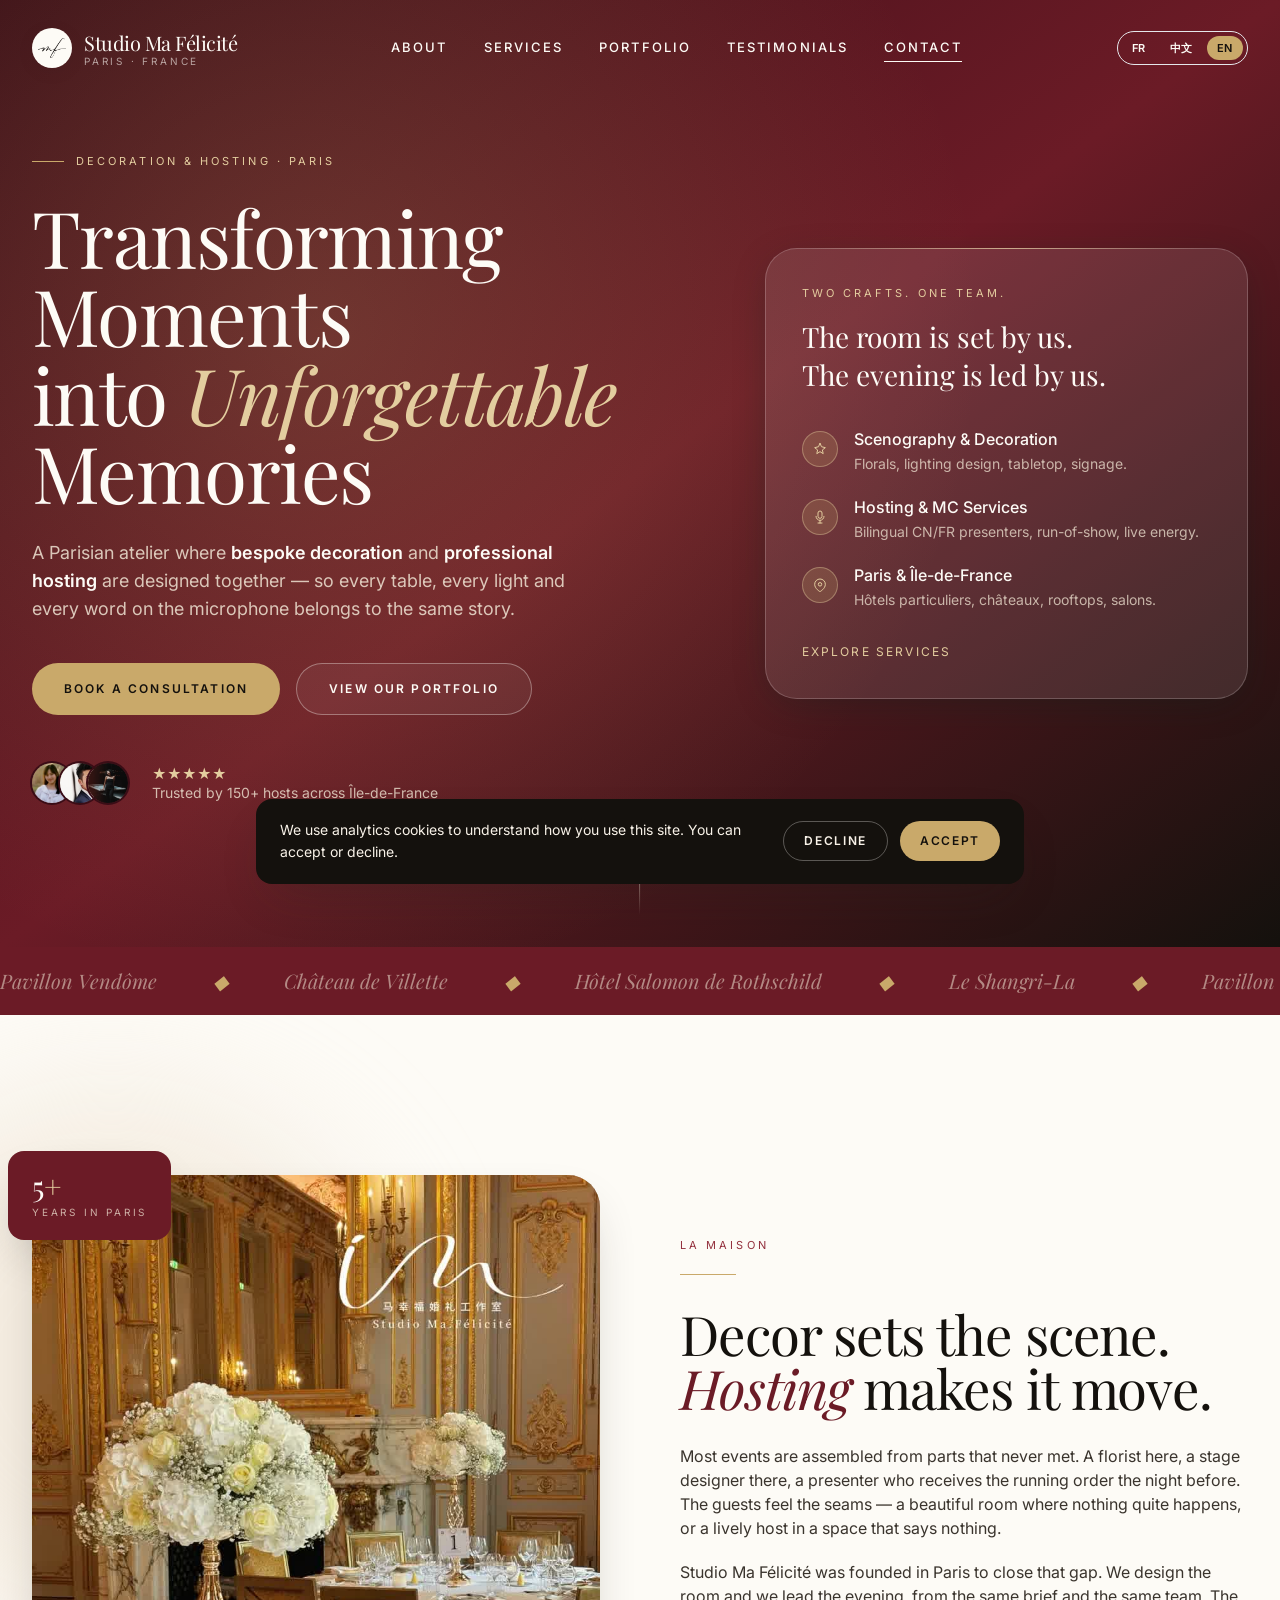
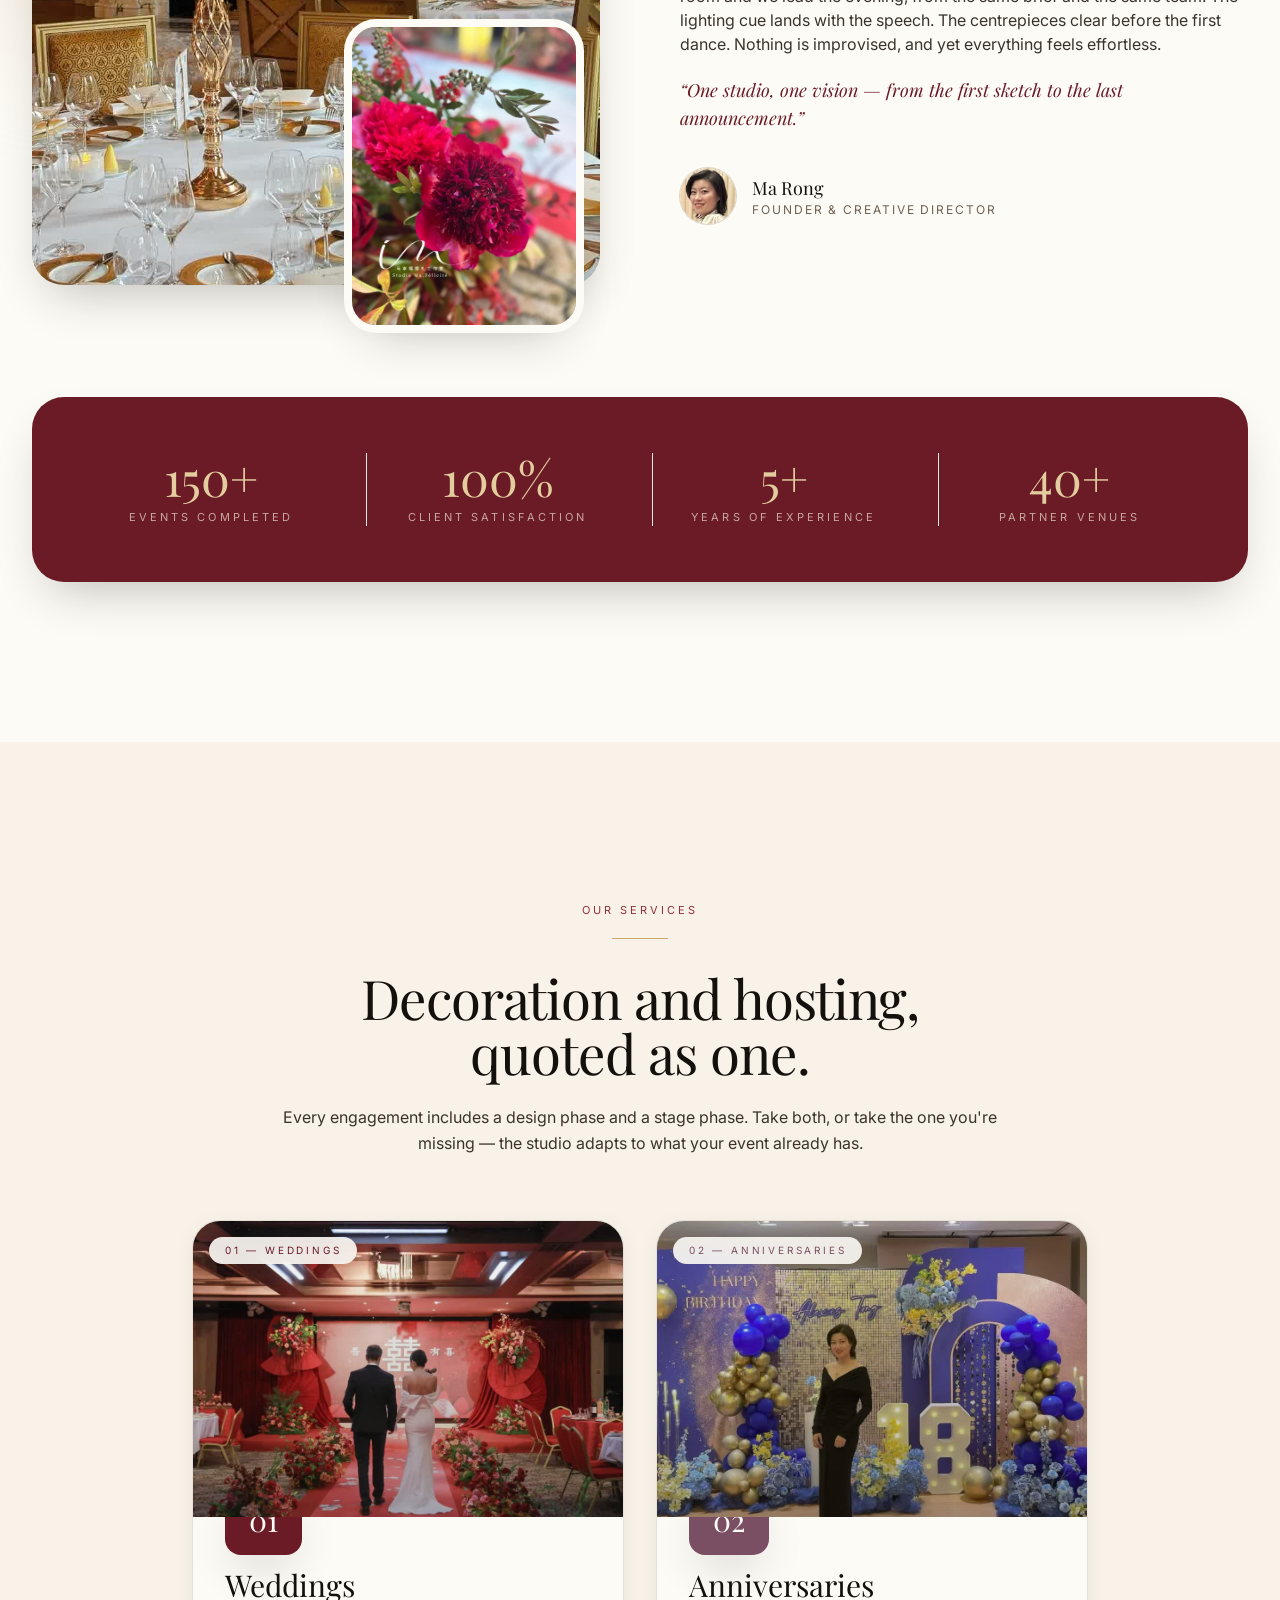
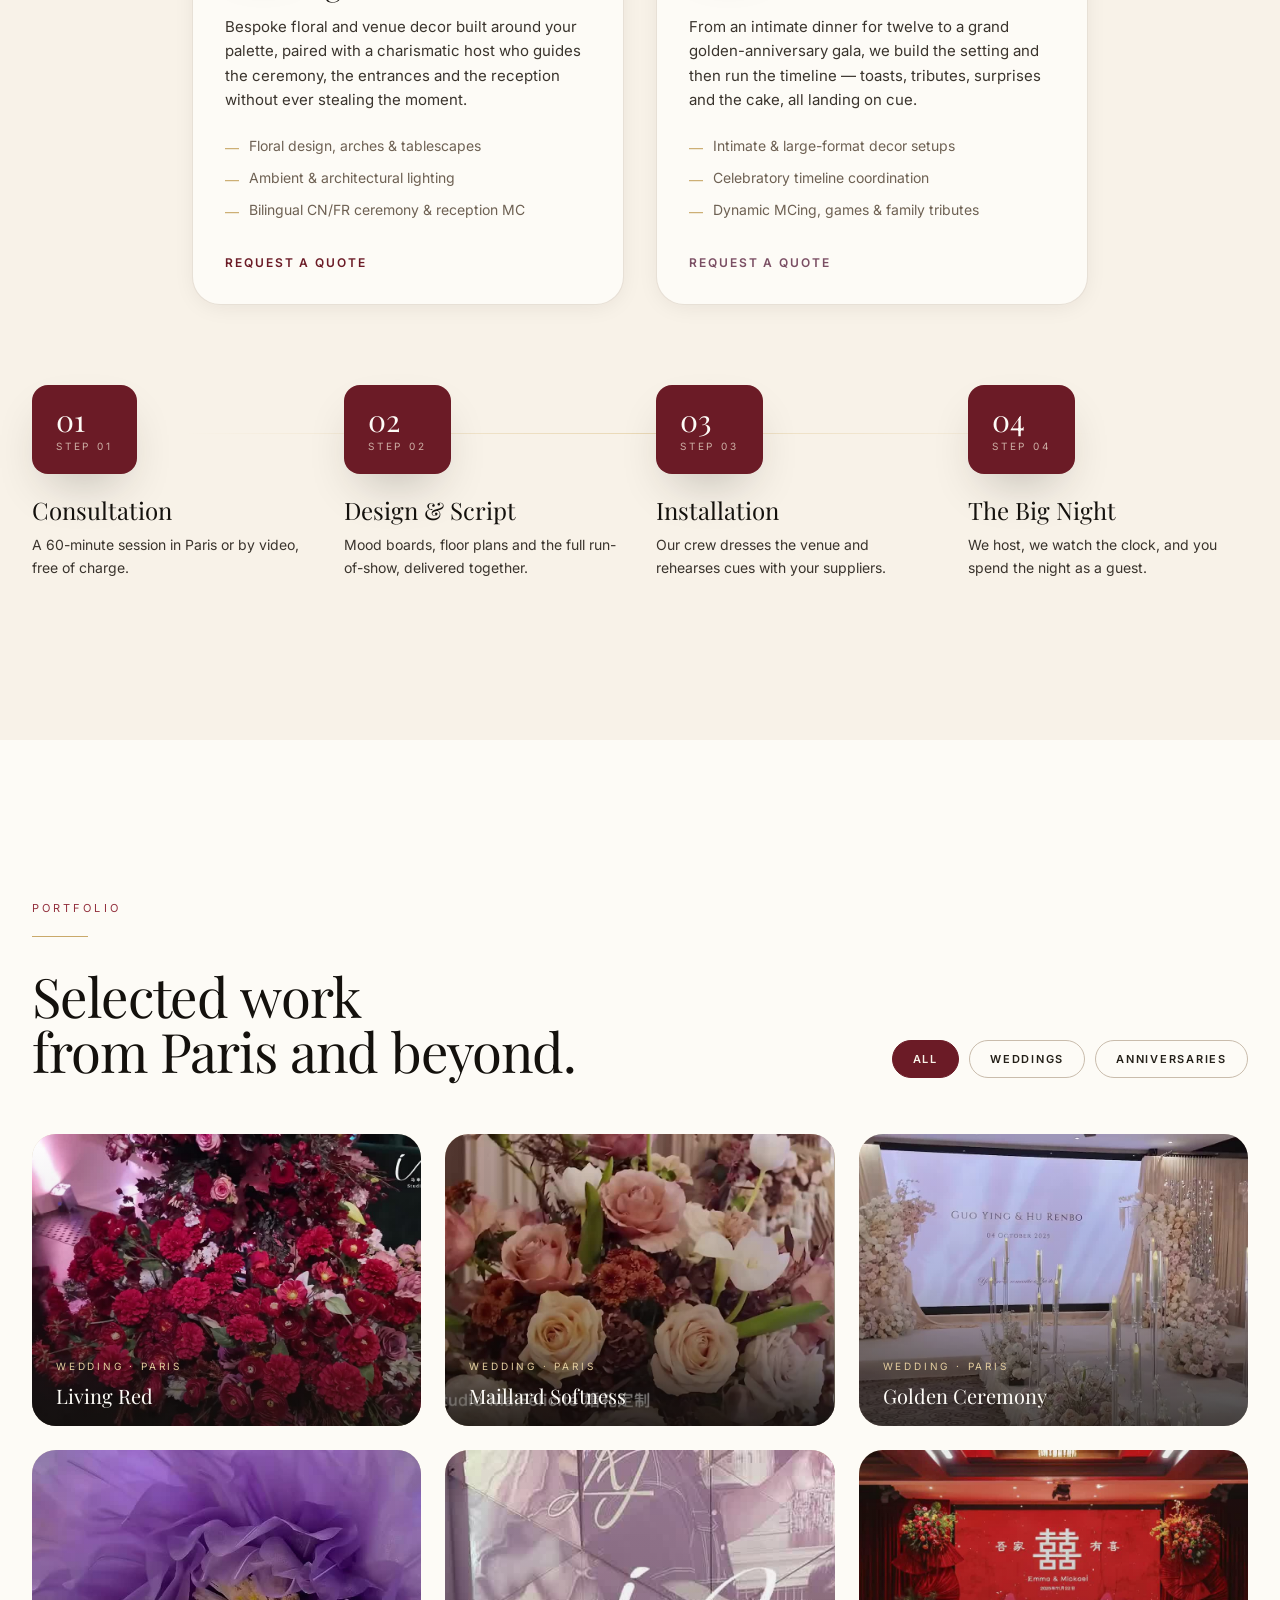
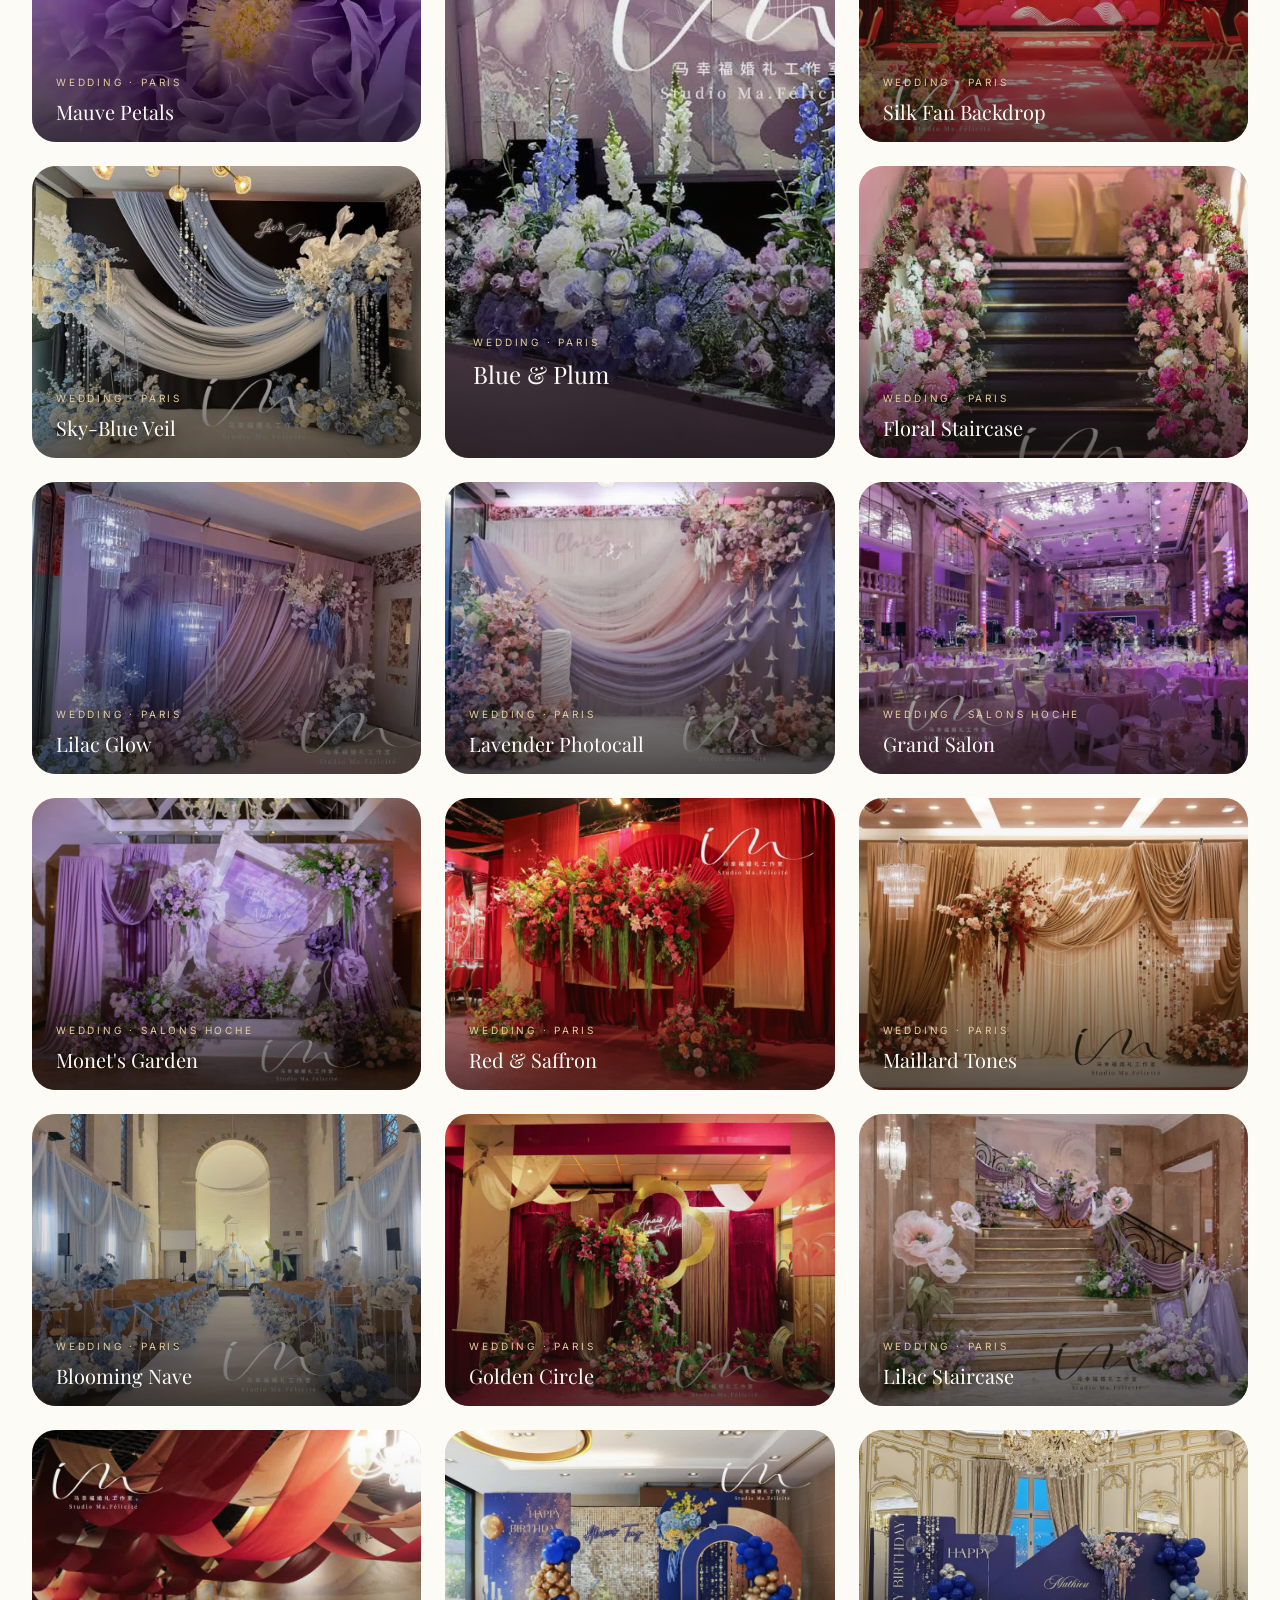
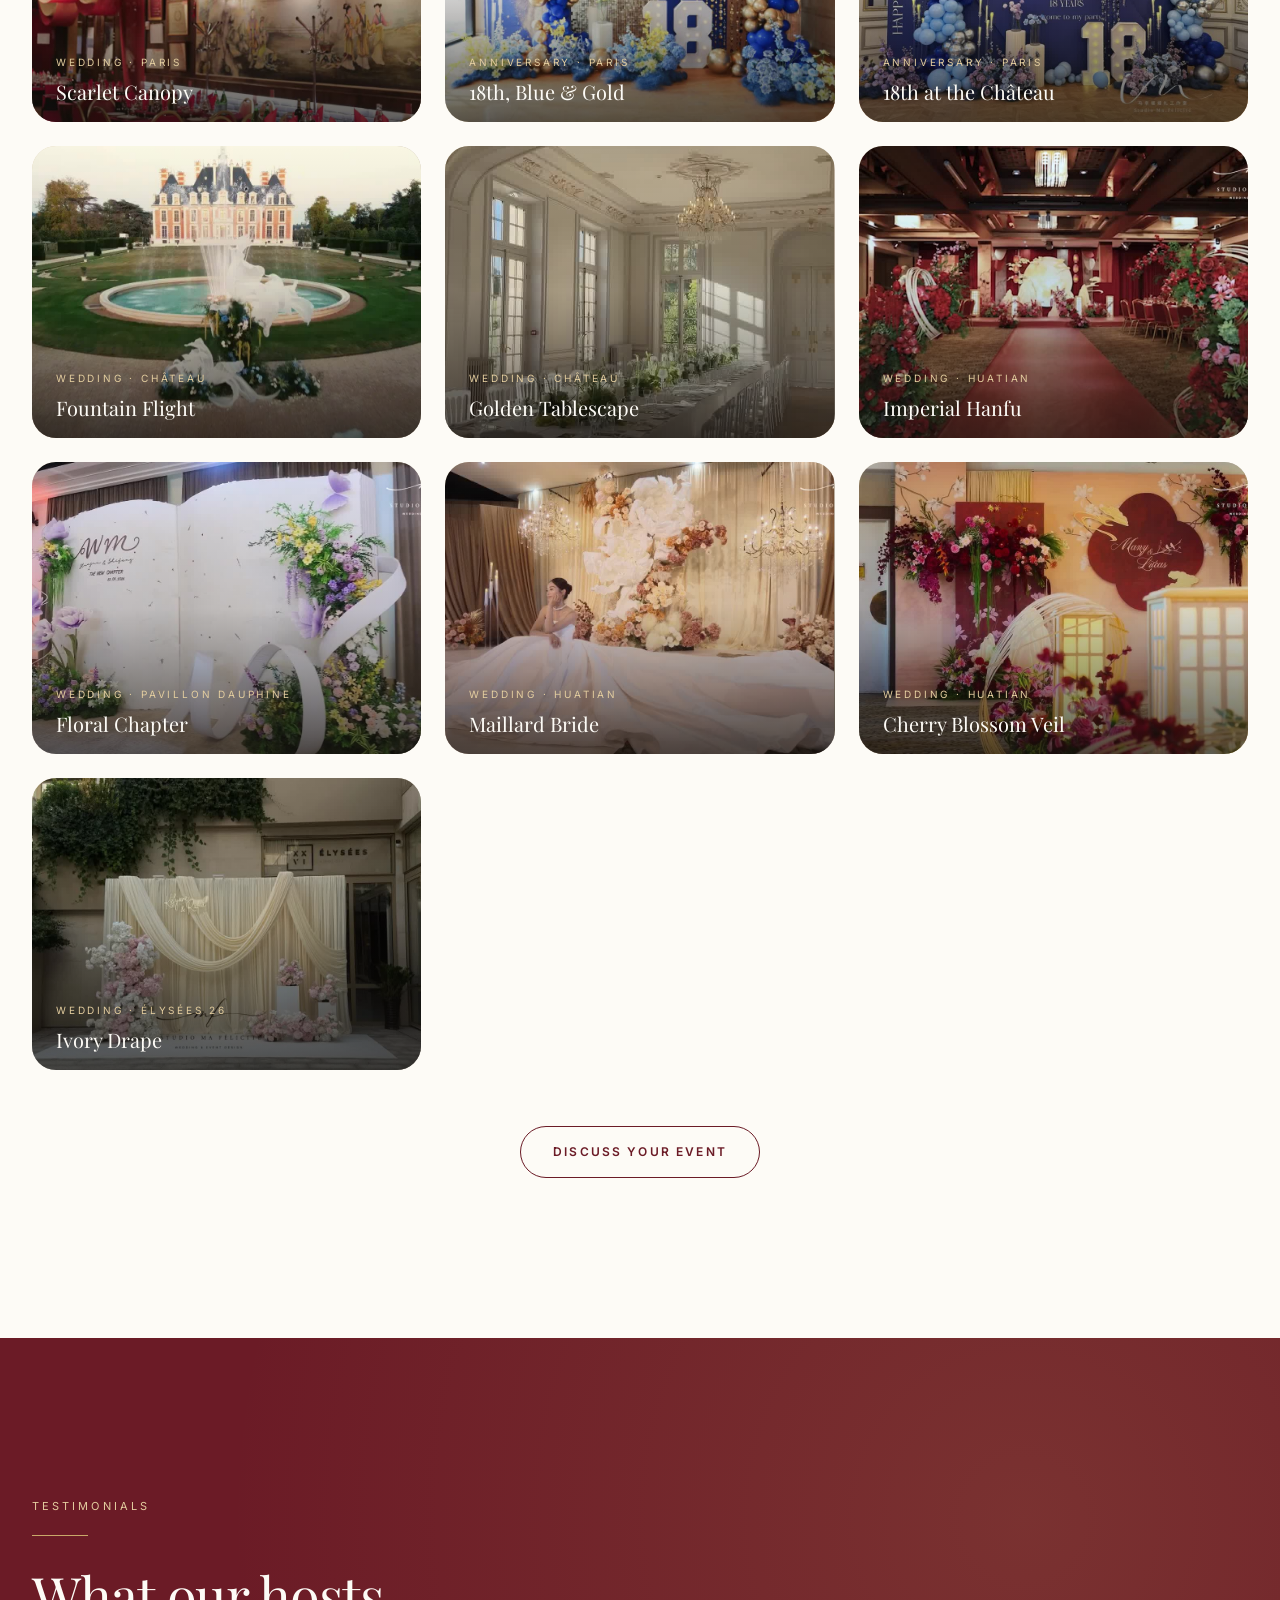
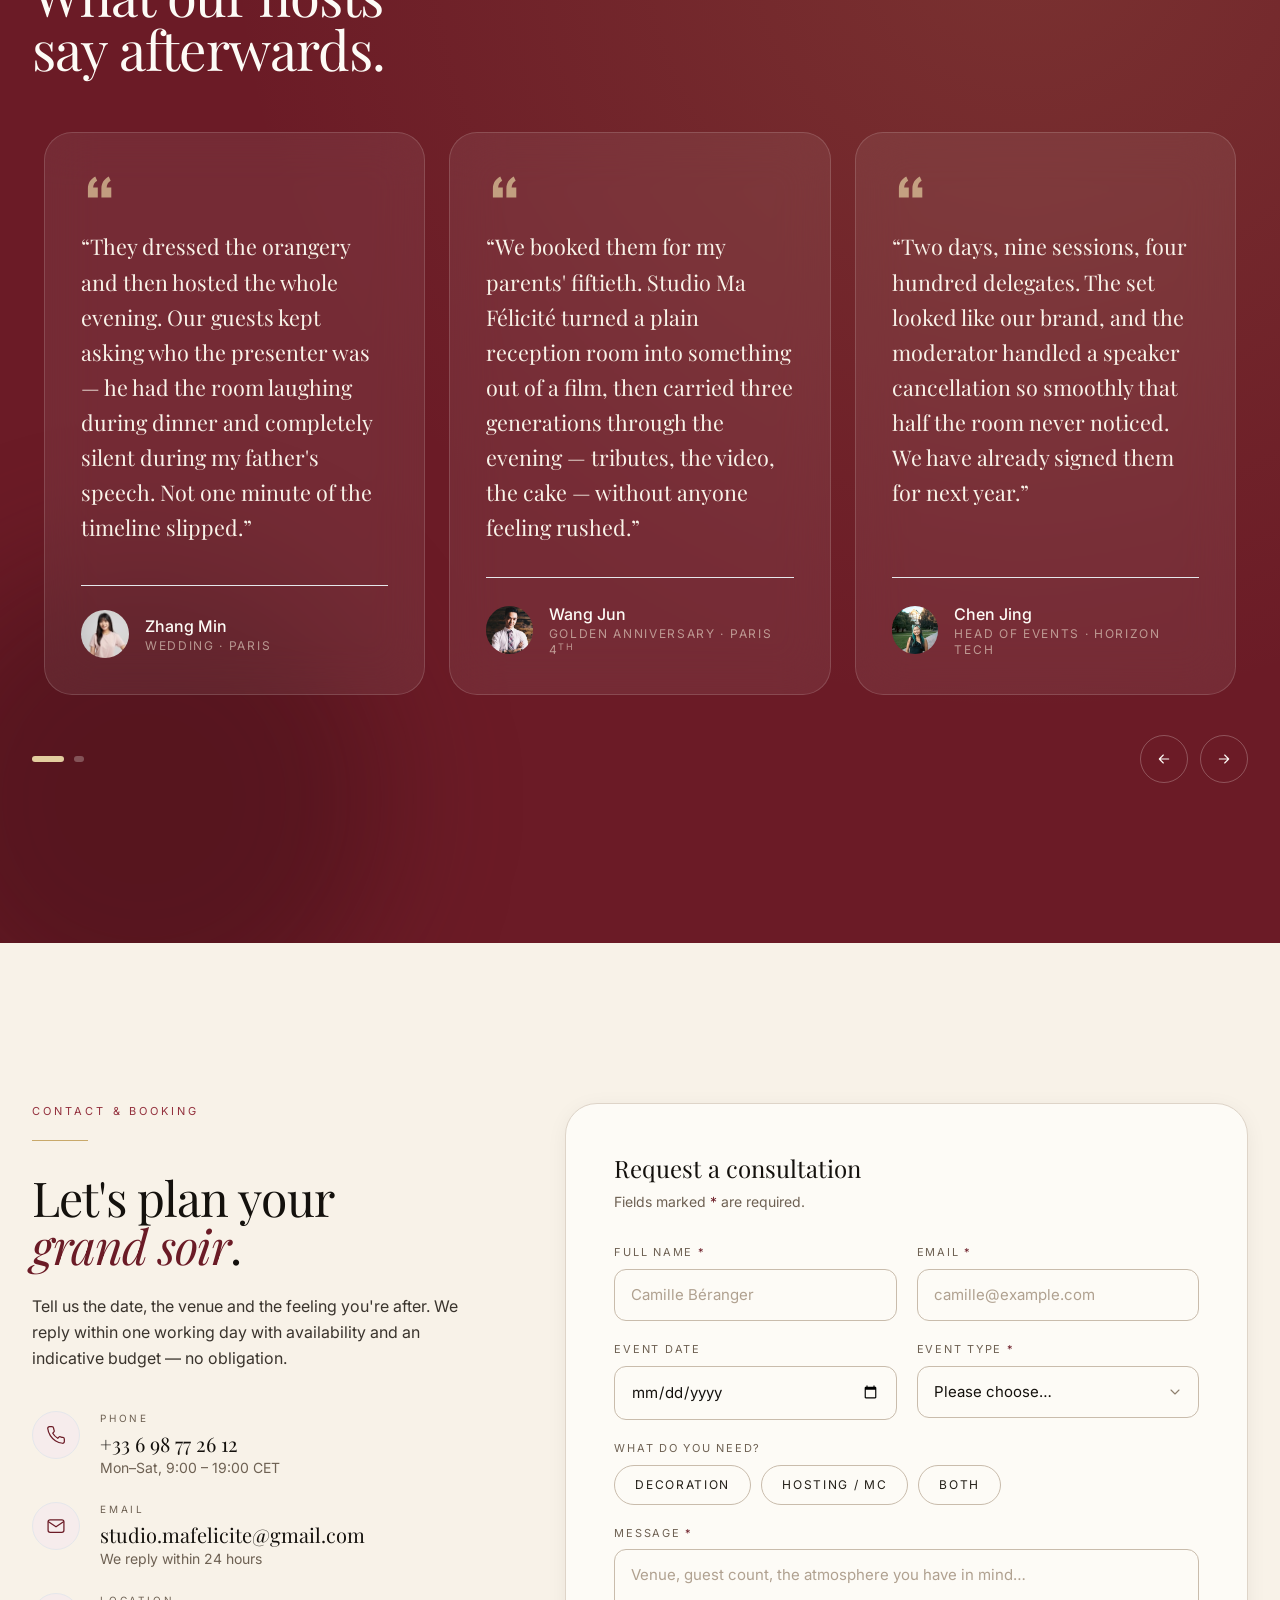
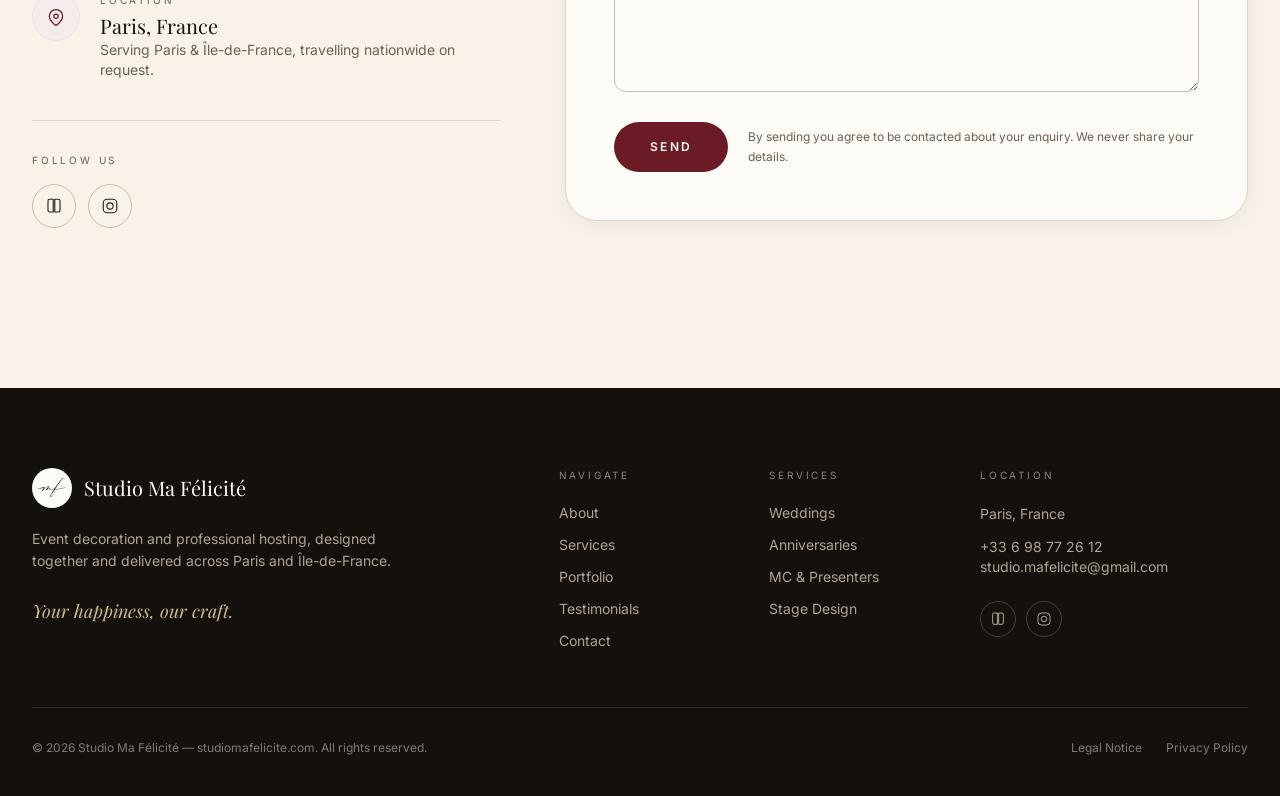
<file: en/index.html>
<!DOCTYPE html>
<html lang="en" class="scroll-smooth"><head>
<meta charset="UTF-8">
<meta name="viewport" content="width=device-width, initial-scale=1.0">
<title id="pageTitle">Studio Ma Félicité — Event Decoration &amp; Hosting in Paris</title>
<meta id="metaDescription" name="description" content="Studio Ma Félicité is a Paris-based event house pairing bespoke decoration with professional hosting and MC services for weddings and anniversaries.">
<meta name="theme-color" content="#3A0D16">
<link rel="canonical" href="https://studiomafelicite.com/en/">
<link rel="alternate" hreflang="fr" href="https://studiomafelicite.com/">
<link rel="alternate" hreflang="en" href="https://studiomafelicite.com/en/">
<link rel="alternate" hreflang="zh" href="https://studiomafelicite.com/zh/">
<link rel="alternate" hreflang="x-default" href="https://studiomafelicite.com/">

<!-- Open Graph -->
<meta property="og:title" content="Studio Ma Félicité — Event Decoration &amp; Hosting in Paris">
<meta property="og:description" content="Studio Ma Félicité is a Paris-based event house pairing bespoke decoration with professional hosting and MC services for weddings and anniversaries.">
<meta property="og:type" content="website">
<meta property="og:url" content="https://studiomafelicite.com/en/">
<meta property="og:image" content="https://studiomafelicite.com/images/about-main.jpg">
<meta property="og:image:width" content="1200">
<meta property="og:image:height" content="1500">
<meta property="og:locale" content="en_US">
<meta property="og:site_name" content="Studio Ma Félicité">

<!-- Twitter -->
<meta name="twitter:card" content="summary_large_image">
<meta name="twitter:title" content="Studio Ma Félicité — Event Decoration &amp; Hosting in Paris">
<meta name="twitter:description" content="Studio Ma Félicité is a Paris-based event house pairing bespoke decoration with professional hosting and MC services for weddings and anniversaries.">
<meta name="twitter:image" content="https://studiomafelicite.com/images/about-main.jpg">

<link rel="icon" type="image/png" href="/images/favicon.png">
<link rel="preconnect" href="https://fonts.googleapis.com">
<link rel="preconnect" href="https://fonts.gstatic.com" crossorigin="">
<link href="https://fonts.googleapis.com/css2?family=Playfair+Display:ital,wght@0,400;0,500;0,600;0,700;1,400;1,500&amp;family=Inter:wght@300;400;500;600;700&amp;display=swap" rel="stylesheet">

<link rel="stylesheet" href="/css/tailwind.css">

<!-- Without JS the IntersectionObserver never runs, so reveal-on-scroll content
     would stay invisible. Show it all instead. -->
<noscript><style>
  .reveal { opacity:1 !important; transform:none !important; }
  #mobileMenu { grid-template-rows:1fr !important; }
</style></noscript>

<script type="application/ld+json">{
  "@context": "https://schema.org",
  "@type": "LocalBusiness",
  "name": "Studio Ma Félicité",
  "description": "Studio Ma Félicité is a Paris-based event house pairing bespoke decoration with professional hosting and MC services for weddings and anniversaries.",
  "url": "https://studiomafelicite.com/en/",
  "inLanguage": "en",
  "telephone": "+33698772612",
  "email": "studio.mafelicite@gmail.com",
  "image": "https://studiomafelicite.com/images/about-main.jpg",
  "logo": "https://studiomafelicite.com/logo.webp",
  "priceRange": "€€€",
  "address": {
    "@type": "PostalAddress",
    "addressLocality": "Paris",
    "addressCountry": "FR"
  },
  "areaServed": {
    "@type": "AdministrativeArea",
    "name": "Île-de-France"
  },
  "sameAs": [
    "https://www.rednote.com/user/profile/63b6a3fa0000000026011ae4",
    "https://www.instagram.com/studio_ma_felicite/"
  ]
}</script>
</head>

<body class="font-sans antialiased selection:bg-wine-700">

<!-- ══════════════════ SKIP LINK ══════════════════ -->
<a href="#hero" data-i18n="a11y.skipLink" class="sr-only focus:not-sr-only focus:fixed focus:z-[100] focus:top-4 focus:left-4 focus:bg-wine-700 focus:text-cream-50 focus:px-5 focus:py-3 focus:rounded-full focus:text-sm">Skip to content</a>

<!-- ══════════════════ NAVIGATION ══════════════════ -->
<header id="nav" class="fixed inset-x-0 top-0 z-50 transition-all duration-500">
  <div class="mx-auto max-w-7xl px-5 sm:px-8">
    <div class="flex items-center justify-between h-20 lg:h-24 transition-all duration-500" id="navInner">

      <!-- Wordmark -->
      <a href="#hero" class="group flex items-center gap-3 shrink-0">
        <span class="grid place-items-center w-10 h-10 rounded-full bg-cream-50 shadow-soft overflow-hidden shrink-0" id="navMark">
          <img src="/images/logo-mark-crop.png" alt="Studio Ma Félicité" class="w-7 h-auto object-contain">
        </span>
        <span class="leading-tight">
          <span class="block font-serif text-lg sm:text-xl tracking-tight">Studio Ma Félicité</span>
          <span class="block text-[10px] uppercase tracking-widest2 opacity-60 -mt-0.5">Paris · France</span>
        </span>
      </a>

      <!-- Desktop links -->
      <nav class="hidden lg:flex items-center gap-9 text-[13px] uppercase tracking-[0.16em] font-medium" id="navLinks" aria-label="Primary" data-i18n-aria="a11y.primaryNav">
        <a href="#about" class="navlink" data-i18n="nav.about">About</a>
        <a href="#services" class="navlink" data-i18n="nav.services">Services</a>
        <a href="#portfolio" class="navlink" data-i18n="nav.portfolio">Portfolio</a>
        <a href="#testimonials" class="navlink" data-i18n="nav.testimonials">Testimonials</a>
        <a href="#contact" class="navlink" data-i18n="nav.contact">Contact</a>
      </nav>

      <div class="hidden lg:flex items-center gap-5">
        <div class="lang-switch flex items-center gap-1 rounded-full border border-current/20 p-1 text-[11px] font-semibold uppercase tracking-wider" id="langSwitchDesktop" role="group" aria-label="Choisir la langue">
          <a href="/" class="lang-btn rounded-full px-2.5 py-1 transition-colors duration-200" data-lang="fr">FR</a>
          <a href="/zh/" class="lang-btn rounded-full px-2.5 py-1 transition-colors duration-200" data-lang="zh">中文</a>
          <a href="/en/" class="lang-btn rounded-full px-2.5 py-1 transition-colors duration-200" data-lang="en">EN</a>
        </div>
      </div>

      <!-- Mobile toggle -->
      <button id="burger" class="lg:hidden relative w-11 h-11 grid place-items-center rounded-full border border-current/25" aria-label="Open menu" aria-expanded="false" aria-controls="mobileMenu">
        <span class="block w-5 space-y-[5px]">
          <span class="block h-[1.5px] w-full bg-current transition-transform duration-300 origin-center" data-bar="1"></span>
          <span class="block h-[1.5px] w-full bg-current transition-opacity duration-200" data-bar="2"></span>
          <span class="block h-[1.5px] w-full bg-current transition-transform duration-300 origin-center" data-bar="3"></span>
        </span>
      </button>
    </div>
  </div>

  <!-- Mobile menu -->
  <div id="mobileMenu" class="lg:hidden grid grid-rows-[0fr] transition-[grid-template-rows] duration-500 ease-in-out bg-cream-50/97 backdrop-blur-xl border-t border-taupe-100">
    <div class="overflow-hidden min-h-0">
      <nav class="px-6 py-7 flex flex-col gap-1 text-ink-900" aria-label="Mobile" data-i18n-aria="a11y.mobileNav">
        <a href="#about" class="mob-link font-serif text-2xl py-3 border-b border-taupe-100/70" data-i18n="nav.about">About</a>
        <a href="#services" class="mob-link font-serif text-2xl py-3 border-b border-taupe-100/70" data-i18n="nav.services">Services</a>
        <a href="#portfolio" class="mob-link font-serif text-2xl py-3 border-b border-taupe-100/70" data-i18n="nav.portfolio">Portfolio</a>
        <a href="#testimonials" class="mob-link font-serif text-2xl py-3 border-b border-taupe-100/70" data-i18n="nav.testimonials">Testimonials</a>
        <a href="#contact" class="mob-link font-serif text-2xl py-3 border-b border-taupe-100/70" data-i18n="nav.contact">Contact</a>
        <div class="lang-switch mt-6 flex items-center justify-center gap-1 rounded-full border border-taupe-200 p-1 text-[12px] font-semibold uppercase tracking-wider self-center" id="langSwitchMobile" role="group" aria-label="Choisir la langue">
          <a href="/" class="lang-btn min-h-11 inline-flex items-center justify-center rounded-full px-4 transition-colors duration-200" data-lang="fr">FR</a>
          <a href="/zh/" class="lang-btn min-h-11 inline-flex items-center justify-center rounded-full px-4 transition-colors duration-200" data-lang="zh">中文</a>
          <a href="/en/" class="lang-btn min-h-11 inline-flex items-center justify-center rounded-full px-4 transition-colors duration-200" data-lang="en">EN</a>
        </div>
      </nav>
    </div>
  </div>
</header>

<!-- ══════════════════ HERO ══════════════════ -->
<section id="hero" class="relative min-h-[100svh] flex items-center overflow-hidden bg-wine-900">
  <div class="absolute inset-0 bg-gradient-to-br from-wine-900 via-wine-700 to-ink-900"></div>
  <div class="absolute inset-0 bg-[radial-gradient(circle_at_25%_35%,rgba(201,169,106,.22),transparent_58%)]"></div>

  <div class="relative z-10 mx-auto max-w-7xl px-5 sm:px-8 w-full pt-32 pb-24 lg:py-36">
    <div class="grid lg:grid-cols-12 gap-12 lg:gap-10 items-center">

      <!-- Copy -->
      <div class="lg:col-span-7 text-cream-50">
        <p class="inline-flex items-center gap-3 text-[11px] uppercase tracking-widest2 text-gold-300 mb-7 opacity-0 animate-fadeUp" style="animation-delay:.1s">
          <span class="w-8 h-px bg-gold-500"></span> <span data-i18n="hero.kicker">Decoration &amp; Hosting · Paris</span>
        </p>

        <h1 class="font-serif text-[2.75rem] leading-[1.06] sm:text-6xl lg:text-[4.4rem] xl:text-[4.9rem] tracking-[-0.02em] opacity-0 animate-fadeUp" style="animation-delay:.22s" data-i18n-html="hero.title">Transforming Moments<br class="hidden sm:block"> into <em class="italic text-gold-300">Unforgettable</em> Memories</h1>

        <p class="mt-7 max-w-xl text-base sm:text-lg leading-relaxed text-cream-200/85 opacity-0 animate-fadeUp" style="animation-delay:.34s" data-i18n-html="hero.subtitle">A Parisian atelier where <strong class="font-semibold text-cream-50">bespoke decoration</strong> and <strong class="font-semibold text-cream-50">professional hosting</strong> are designed together — so every table, every light and every word on the microphone belongs to the same story.</p>

        <div class="mt-10 flex flex-col sm:flex-row gap-4 opacity-0 animate-fadeUp" style="animation-delay:.46s">
          <a href="#contact" data-i18n="nav.bookCta" class="group inline-flex items-center justify-center gap-3 rounded-full bg-gold-500 px-8 py-4 text-[12px] font-semibold uppercase tracking-[0.18em] text-ink-900 transition-all duration-300 hover:bg-gold-400 hover:shadow-lift hover:-translate-y-0.5">Book a Consultation</a>
          <a href="#portfolio" data-i18n="hero.ctaSecondary" class="inline-flex items-center justify-center gap-3 rounded-full border border-cream-50/35 bg-cream-50/5 backdrop-blur-md px-8 py-4 text-[12px] font-semibold uppercase tracking-[0.18em] text-cream-50 transition-all duration-300 hover:bg-cream-50/15 hover:border-cream-50/60">View Our Portfolio</a>
        </div>

        <div class="mt-12 flex items-center gap-6 opacity-0 animate-fadeUp" style="animation-delay:.58s">
          <div class="flex -space-x-3">
            <img src="/images/avatar-1.jpg" alt="" class="w-10 h-10 rounded-full object-cover ring-2 ring-wine-900 ph">
            <img src="/images/avatar-2.jpg" alt="" class="w-10 h-10 rounded-full object-cover ring-2 ring-wine-900 ph">
            <img src="/images/avatar-3.jpg" alt="" class="w-10 h-10 rounded-full object-cover ring-2 ring-wine-900 ph">
          </div>
          <p class="text-sm text-cream-200/80 leading-snug">
            <span class="text-gold-300">★★★★★</span><br>
            <span data-i18n="hero.trustText">Trusted by 150+ hosts across Île-de-France</span>
          </p>
        </div>
      </div>

      <!-- Glass card -->
      <div class="lg:col-span-5 opacity-0 animate-fadeUp" style="animation-delay:.7s">
        <div class="relative rounded-[2rem] border border-cream-50/20 bg-cream-50/10 backdrop-blur-2xl p-7 sm:p-9 shadow-glass">
          <div class="absolute -top-px left-10 right-10 h-px bg-gradient-to-r from-transparent via-gold-300/70 to-transparent"></div>

          <p class="text-[11px] uppercase tracking-widest2 text-gold-300" data-i18n="hero.cardKicker">Two crafts. One team.</p>
          <h2 class="mt-4 font-serif text-2xl sm:text-[1.75rem] leading-snug text-cream-50" data-i18n-html="hero.cardTitle">The room is set by us.<br>The evening is led by us.</h2>

          <ul class="mt-8 space-y-5 text-cream-100/90">
            <li class="flex gap-4">
              <span class="mt-1 grid place-items-center w-9 h-9 shrink-0 rounded-full bg-gold-500/20 border border-gold-300/40">
                <svg class="w-4 h-4 text-gold-300" viewBox="0 0 24 24" fill="none" stroke="currentColor" stroke-width="1.5"><path d="M12 3l2.2 5.6L20 10l-4.4 3.4L16.8 19 12 16l-4.8 3 1.2-5.6L4 10l5.8-1.4L12 3z" stroke-linejoin="round"></path></svg>
              </span>
              <span><span class="block text-cream-50 font-medium" data-i18n="hero.card.item1.title">Scenography &amp; Decoration</span>
              <span class="text-sm text-cream-200/75" data-i18n="hero.card.item1.desc">Florals, lighting design, tabletop, signage.</span></span>
            </li>
            <li class="flex gap-4">
              <span class="mt-1 grid place-items-center w-9 h-9 shrink-0 rounded-full bg-gold-500/20 border border-gold-300/40">
                <svg class="w-4 h-4 text-gold-300" viewBox="0 0 24 24" fill="none" stroke="currentColor" stroke-width="1.5"><path d="M12 14a3 3 0 003-3V6a3 3 0 10-6 0v5a3 3 0 003 3z" stroke-linejoin="round"></path><path d="M6 11a6 6 0 0012 0M12 17v4M9 21h6" stroke-linecap="round"></path></svg>
              </span>
              <span><span class="block text-cream-50 font-medium" data-i18n="hero.card.item2.title">Hosting &amp; MC Services</span>
              <span class="text-sm text-cream-200/75" data-i18n="hero.card.item2.desc">Bilingual CN/FR presenters, run-of-show, live energy.</span></span>
            </li>
            <li class="flex gap-4">
              <span class="mt-1 grid place-items-center w-9 h-9 shrink-0 rounded-full bg-gold-500/20 border border-gold-300/40">
                <svg class="w-4 h-4 text-gold-300" viewBox="0 0 24 24" fill="none" stroke="currentColor" stroke-width="1.5"><path d="M12 22s8-4.5 8-11a8 8 0 10-16 0c0 6.5 8 11 8 11z" stroke-linejoin="round"></path><circle cx="12" cy="11" r="2.6"></circle></svg>
              </span>
              <span><span class="block text-cream-50 font-medium" data-i18n="hero.card.item3.title">Paris &amp; Île-de-France</span>
              <span class="text-sm text-cream-200/75" data-i18n="hero.card.item3.desc">Hôtels particuliers, châteaux, rooftops, salons.</span></span>
            </li>
          </ul>

          <a href="#services" data-i18n="hero.exploreServices" class="mt-8 inline-flex items-center gap-2 text-[12px] uppercase tracking-[0.18em] text-gold-300 hover:text-gold-400 transition">Explore services</a>
        </div>
      </div>
    </div>
  </div>

  <!-- Scroll cue -->
  <a href="#about" class="hidden md:flex absolute bottom-8 left-1/2 -translate-x-1/2 z-10 flex-col items-center gap-2 text-cream-200/70 hover:text-cream-50 transition">
    <span class="text-[10px] uppercase tracking-widest2">Scroll</span>
    <span class="w-px h-10 bg-gradient-to-b from-cream-200/60 to-transparent"></span>
  </a>
</section>

<!-- ══════════════════ LOGO MARQUEE ══════════════════ -->
<section class="bg-wine-700 py-5 overflow-hidden" aria-label="Selected venues and partners" data-i18n-aria="a11y.marquee">
  <div class="flex w-max animate-marquee">
    <div class="flex items-center gap-14 pr-14 text-cream-200/55 font-serif text-lg sm:text-xl italic whitespace-nowrap">
      <span>Pavillon Vendôme</span><span class="text-gold-500">◆</span>
      <span>Château de Villette</span><span class="text-gold-500">◆</span>
      <span>Hôtel Salomon de Rothschild</span><span class="text-gold-500">◆</span>
      <span>Le Shangri-La</span><span class="text-gold-500">◆</span>
      <span>Pavillon Gabriel</span><span class="text-gold-500">◆</span>
      <span>Les Salons Hoche</span><span class="text-gold-500">◆</span>
    </div>
    <div class="flex items-center gap-14 pr-14 text-cream-200/55 font-serif text-lg sm:text-xl italic whitespace-nowrap" aria-hidden="true">
      <span>Pavillon Vendôme</span><span class="text-gold-500">◆</span>
      <span>Château de Villette</span><span class="text-gold-500">◆</span>
      <span>Hôtel Salomon de Rothschild</span><span class="text-gold-500">◆</span>
      <span>Le Shangri-La</span><span class="text-gold-500">◆</span>
      <span>Pavillon Gabriel</span><span class="text-gold-500">◆</span>
      <span>Les Salons Hoche</span><span class="text-gold-500">◆</span>
    </div>
  </div>
</section>

<!-- ══════════════════ ABOUT ══════════════════ -->
<section id="about" class="relative py-24 sm:py-32 lg:py-40 bg-cream-50 overflow-hidden">
  <div class="pointer-events-none absolute -left-40 top-20 w-[34rem] h-[34rem] rounded-full bg-cream-200/60 blur-3xl"></div>

  <div class="relative mx-auto max-w-7xl px-5 sm:px-8">
    <div class="grid lg:grid-cols-2 gap-14 lg:gap-20 items-center">

      <!-- Image composition -->
      <div class="reveal relative">
        <div class="relative rounded-[2rem] overflow-hidden shadow-lift ph aspect-[4/5]">
          <img src="/images/about-main.jpg" alt="Gold banquet room at the Shangri-La Paris dressed with candlelight and white floral centerpieces" loading="lazy" class="w-full h-full object-cover">
        </div>
        <div class="absolute -bottom-10 -right-4 sm:right-6 w-40 sm:w-56 rounded-[1.5rem] overflow-hidden ring-8 ring-cream-50 shadow-lift ph aspect-[3/4] hidden sm:block">
          <img src="/images/about-host.jpg" alt="Close-up of deep red peony floral detail from a ceremony arrangement" loading="lazy" class="w-full h-full object-cover">
        </div>
        <div class="absolute -top-6 -left-3 sm:-left-6 rounded-2xl bg-wine-700 text-cream-50 px-6 py-5 shadow-lift">
          <p class="font-serif text-3xl leading-none">5<span class="text-gold-300">+</span></p>
          <p class="mt-1 text-[10px] uppercase tracking-widest2 text-cream-200/75" data-i18n="about.yearsBadge">Years in Paris</p>
        </div>
      </div>

      <!-- Copy -->
      <div class="reveal" style="transition-delay:.12s">
        <p class="rule text-[11px] uppercase tracking-widest2 text-wine-500" data-i18n="about.kicker">La Maison</p>

        <h2 class="mt-8 font-serif text-4xl sm:text-5xl lg:text-[3.4rem] leading-[1.1] tracking-[-0.02em] text-ink-900" data-i18n-html="about.title">Decor sets the scene.<br><em class="italic text-wine-700">Hosting</em> makes it move.</h2>

        <div class="mt-7 space-y-5 text-[15px] sm:text-base leading-relaxed text-ink-500">
          <p data-i18n="about.p1">Most events are assembled from parts that never met. A florist here, a stage designer there, a presenter who receives the running order the night before. The guests feel the seams — a beautiful room where nothing quite happens, or a lively host in a space that says nothing.</p>
          <p data-i18n-html="about.p2">Studio Ma Félicité was founded in Paris to close that gap. We design the room and we lead the evening, from the same brief and the same team. The lighting cue lands with the speech. The centrepieces clear before the first dance. Nothing is improvised, and yet everything feels effortless.</p>
          <p class="font-serif italic text-lg text-wine-700" data-i18n="about.quote">“One studio, one vision — from the first sketch to the last announcement.”</p>
        </div>

        <!-- Signature -->
        <div class="mt-9 flex items-center gap-4">
          <img src="/images/founder.jpg" alt="Ma Rong, founder of Studio Ma Félicité" loading="lazy" class="w-14 h-14 rounded-full object-cover ph ring-1 ring-taupe-100">
          <div>
            <p class="font-serif text-lg text-ink-900">Ma Rong</p>
            <p class="text-xs uppercase tracking-[0.16em] text-taupe-500" data-i18n="about.founderTitle">Founder &amp; Creative Director</p>
          </div>
        </div>
      </div>
    </div>

    <!-- Stats bar -->
    <div class="reveal mt-20 lg:mt-28 rounded-[2rem] bg-wine-700 text-cream-50 px-6 sm:px-12 py-12 sm:py-14 shadow-lift">
      <dl class="grid grid-cols-2 lg:grid-cols-4 gap-y-10 gap-x-6 text-center divide-y-0 lg:divide-x lg:divide-cream-50/12">
        <div>
          <dd class="font-serif text-4xl sm:text-5xl text-gold-300"><span class="count" data-to="150">150</span>+</dd>
          <dt class="mt-2 text-[10px] sm:text-[11px] uppercase tracking-widest2 text-cream-200/70" data-i18n="about.stat1">Events Completed</dt>
        </div>
        <div>
          <dd class="font-serif text-4xl sm:text-5xl text-gold-300"><span class="count" data-to="100">100</span>%</dd>
          <dt class="mt-2 text-[10px] sm:text-[11px] uppercase tracking-widest2 text-cream-200/70" data-i18n="about.stat2">Client Satisfaction</dt>
        </div>
        <div>
          <dd class="font-serif text-4xl sm:text-5xl text-gold-300"><span class="count" data-to="5">5</span>+</dd>
          <dt class="mt-2 text-[10px] sm:text-[11px] uppercase tracking-widest2 text-cream-200/70" data-i18n="about.stat3">Years of Experience</dt>
        </div>
        <div>
          <dd class="font-serif text-4xl sm:text-5xl text-gold-300"><span class="count" data-to="40">40</span>+</dd>
          <dt class="mt-2 text-[10px] sm:text-[11px] uppercase tracking-widest2 text-cream-200/70" data-i18n="about.stat4">Partner Venues</dt>
        </div>
      </dl>
    </div>
  </div>
</section>

<!-- ══════════════════ SERVICES ══════════════════ -->
<section id="services" class="py-24 sm:py-32 lg:py-40 bg-cream-100">
  <div class="mx-auto max-w-7xl px-5 sm:px-8">

    <div class="reveal max-w-3xl mx-auto text-center">
      <p class="rule rule-center text-[11px] uppercase tracking-widest2 text-wine-500" data-i18n="services.kicker">Our Services</p>
      <h2 class="mt-8 font-serif text-4xl sm:text-5xl lg:text-[3.4rem] leading-[1.1] tracking-[-0.02em] text-ink-900" data-i18n-html="services.title">Decoration and hosting,<br class="hidden sm:block"> quoted as one.</h2>
      <p class="mt-6 text-ink-500 leading-relaxed" data-i18n="services.subtitle">Every engagement includes a design phase and a stage phase. Take both, or take the one you're missing — the studio adapts to what your event already has.</p>
    </div>

    <div class="mt-16 grid md:grid-cols-2 gap-7 lg:gap-8 max-w-4xl mx-auto">

      <!-- Weddings -->
      <article class="reveal group flex flex-col rounded-[1.75rem] bg-cream-50 border border-taupe-100/70 overflow-hidden shadow-soft transition-all duration-500 hover:shadow-lift hover:-translate-y-1.5">
        <div class="relative aspect-[16/11] overflow-hidden ph">
          <img src="/images/wedding-red-ceremony-aisle.jpg" alt="Bride and groom walking down a red carpet aisle toward a red double-happiness ceremony backdrop" loading="lazy" class="w-full h-full object-cover transition-transform duration-[900ms] ease-out group-hover:scale-110">
          <div class="absolute inset-0 bg-gradient-to-t from-ink-900/45 to-transparent opacity-70"></div>
          <span class="absolute top-4 left-4 rounded-full bg-cream-50/90 backdrop-blur px-4 py-1.5 text-[10px] uppercase tracking-widest2 text-wine-700" data-i18n="services.badge1">01 — Weddings</span>
        </div>

        <div class="flex flex-col flex-1 p-7 lg:p-8">
          <div class="-mt-14 lg:-mt-16 mb-3 inline-flex w-fit rounded-2xl bg-wine-700 text-cream-50 px-6 py-5 shadow-lift">
            <p class="font-serif text-3xl leading-none">01</p>
          </div>
          <h3 class="font-serif text-3xl text-ink-900" data-i18n="services.title1">Weddings</h3>
          <p class="mt-3 text-[15px] leading-relaxed text-ink-500 flex-1" data-i18n="services.desc1">Bespoke floral and venue decor built around your palette, paired with a charismatic host who guides the ceremony, the entrances and the reception without ever stealing the moment.</p>
          <ul class="mt-6 space-y-2.5 text-sm text-taupe-500">
            <li class="flex gap-2.5"><span class="text-gold-500 mt-0.5">—</span> <span data-i18n="services.bullet1a">Floral design, arches &amp; tablescapes</span></li>
            <li class="flex gap-2.5"><span class="text-gold-500 mt-0.5">—</span> <span data-i18n="services.bullet1b">Ambient &amp; architectural lighting</span></li>
            <li class="flex gap-2.5"><span class="text-gold-500 mt-0.5">—</span> <span data-i18n="services.bullet1c">Bilingual CN/FR ceremony &amp; reception MC</span></li>
          </ul>
          <a href="#contact" data-i18n="services.cta" class="mt-8 inline-flex items-center gap-2 text-[12px] font-semibold uppercase tracking-[0.16em] text-wine-700 group-hover:gap-3.5 transition-all duration-300">Request a quote</a>
        </div>
      </article>

      <!-- Anniversaries -->
      <article class="reveal group flex flex-col rounded-[1.75rem] bg-cream-50 border border-taupe-100/70 overflow-hidden shadow-soft transition-all duration-500 hover:shadow-lift hover:-translate-y-1.5" style="transition-delay:.1s">
        <div class="relative aspect-[16/11] overflow-hidden ph">
          <img src="/images/anniversary-blue-gold-18th.jpg" alt="18th birthday celebration with blue and gold balloon arch and sequin backdrop" loading="lazy" class="w-full h-full object-cover transition-transform duration-[900ms] ease-out group-hover:scale-110">
          <div class="absolute inset-0 bg-gradient-to-t from-ink-900/45 to-transparent opacity-70"></div>
          <span class="absolute top-4 left-4 rounded-full bg-cream-50/90 backdrop-blur px-4 py-1.5 text-[10px] uppercase tracking-widest2 text-mauve-600" data-i18n="services.badge2">02 — Anniversaries</span>
        </div>

        <div class="flex flex-col flex-1 p-7 lg:p-8">
          <div class="-mt-14 lg:-mt-16 mb-3 inline-flex w-fit rounded-2xl bg-mauve-600 text-cream-50 px-6 py-5 shadow-lift">
            <p class="font-serif text-3xl leading-none">02</p>
          </div>
          <h3 class="font-serif text-3xl text-ink-900" data-i18n="services.title2">Anniversaries</h3>
          <p class="mt-3 text-[15px] leading-relaxed text-ink-500 flex-1" data-i18n="services.desc2">From an intimate dinner for twelve to a grand golden-anniversary gala, we build the setting and then run the timeline — toasts, tributes, surprises and the cake, all landing on cue.</p>
          <ul class="mt-6 space-y-2.5 text-sm text-taupe-500">
            <li class="flex gap-2.5"><span class="text-gold-500 mt-0.5">—</span> <span data-i18n="services.bullet2a">Intimate &amp; large-format decor setups</span></li>
            <li class="flex gap-2.5"><span class="text-gold-500 mt-0.5">—</span> <span data-i18n="services.bullet2b">Celebratory timeline coordination</span></li>
            <li class="flex gap-2.5"><span class="text-gold-500 mt-0.5">—</span> <span data-i18n="services.bullet2c">Dynamic MCing, games &amp; family tributes</span></li>
          </ul>
          <a href="#contact" data-i18n="services.cta" class="mt-8 inline-flex items-center gap-2 text-[12px] font-semibold uppercase tracking-[0.16em] text-mauve-600 group-hover:gap-3.5 transition-all duration-300">Request a quote</a>
        </div>
      </article>

    </div>

    <!-- Process strip -->
    <div class="reveal mt-20 relative">
      <div class="hidden lg:block absolute top-12 left-[12.5%] right-[12.5%] h-px bg-gradient-to-r from-transparent via-gold-300/70 to-transparent"></div>
      <div class="relative grid sm:grid-cols-2 lg:grid-cols-4 gap-x-8 gap-y-12">
        <div>
          <div class="inline-block rounded-2xl bg-wine-700 text-cream-50 px-6 py-5 shadow-lift">
            <p class="font-serif text-3xl leading-none">01</p>
            <p class="mt-1 text-[10px] uppercase tracking-widest2 text-cream-200/75" data-i18n="services.step1Label">Step 01</p>
          </div>
          <h4 class="mt-5 font-serif text-2xl text-ink-900" data-i18n="services.step1Title">Consultation</h4>
          <p class="mt-2 text-sm leading-relaxed text-ink-500" data-i18n="services.step1Desc">A 60-minute session in Paris or by video, free of charge.</p>
        </div>
        <div>
          <div class="inline-block rounded-2xl bg-wine-700 text-cream-50 px-6 py-5 shadow-lift">
            <p class="font-serif text-3xl leading-none">02</p>
            <p class="mt-1 text-[10px] uppercase tracking-widest2 text-cream-200/75" data-i18n="services.step2Label">Step 02</p>
          </div>
          <h4 class="mt-5 font-serif text-2xl text-ink-900" data-i18n="services.step2Title">Design &amp; Script</h4>
          <p class="mt-2 text-sm leading-relaxed text-ink-500" data-i18n="services.step2Desc">Mood boards, floor plans and the full run-of-show, delivered together.</p>
        </div>
        <div>
          <div class="inline-block rounded-2xl bg-wine-700 text-cream-50 px-6 py-5 shadow-lift">
            <p class="font-serif text-3xl leading-none">03</p>
            <p class="mt-1 text-[10px] uppercase tracking-widest2 text-cream-200/75" data-i18n="services.step3Label">Step 03</p>
          </div>
          <h4 class="mt-5 font-serif text-2xl text-ink-900" data-i18n="services.step3Title">Installation</h4>
          <p class="mt-2 text-sm leading-relaxed text-ink-500" data-i18n="services.step3Desc">Our crew dresses the venue and rehearses cues with your suppliers.</p>
        </div>
        <div>
          <div class="inline-block rounded-2xl bg-wine-700 text-cream-50 px-6 py-5 shadow-lift">
            <p class="font-serif text-3xl leading-none">04</p>
            <p class="mt-1 text-[10px] uppercase tracking-widest2 text-cream-200/75" data-i18n="services.step4Label">Step 04</p>
          </div>
          <h4 class="mt-5 font-serif text-2xl text-ink-900" data-i18n="services.step4Title">The Big Night</h4>
          <p class="mt-2 text-sm leading-relaxed text-ink-500" data-i18n="services.step4Desc">We host, we watch the clock, and you spend the night as a guest.</p>
        </div>
      </div>
    </div>
  </div>
</section>

<!-- ══════════════════ VENUES ══════════════════ -->
<!-- ══════════════════ PORTFOLIO ══════════════════ -->
<section id="portfolio" class="py-24 sm:py-32 lg:py-40 bg-cream-50">
  <div class="mx-auto max-w-7xl px-5 sm:px-8">

    <div class="reveal flex flex-col lg:flex-row lg:items-end lg:justify-between gap-8">
      <div class="max-w-2xl">
        <p class="rule text-[11px] uppercase tracking-widest2 text-wine-500" data-i18n="portfolio.kicker">Portfolio</p>
        <h2 class="mt-8 font-serif text-4xl sm:text-5xl lg:text-[3.4rem] leading-[1.1] tracking-[-0.02em] text-ink-900" data-i18n-html="portfolio.title">Selected work<br class="hidden sm:block"> from Paris and beyond.</h2>
      </div>

      <!-- Filters -->
      <div class="flex flex-wrap gap-2.5" role="tablist" aria-label="Filter portfolio" data-i18n-aria="a11y.filterPortfolio">
        <button class="filter-btn is-active rounded-full border border-taupe-200 px-5 py-2.5 text-[11px] font-semibold uppercase tracking-[0.16em] text-ink-700 transition-all duration-300 hover:border-wine-700" data-filter="all" role="tab" aria-selected="true" data-i18n="portfolio.filterAll">All</button>
        <button class="filter-btn rounded-full border border-taupe-200 px-5 py-2.5 text-[11px] font-semibold uppercase tracking-[0.16em] text-ink-700 transition-all duration-300 hover:border-wine-700" data-filter="weddings" role="tab" aria-selected="false" data-i18n="portfolio.filterWeddings">Weddings</button>
        <button class="filter-btn rounded-full border border-taupe-200 px-5 py-2.5 text-[11px] font-semibold uppercase tracking-[0.16em] text-ink-700 transition-all duration-300 hover:border-wine-700" data-filter="anniversaries" role="tab" aria-selected="false" data-i18n="portfolio.filterAnniversaries">Anniversaries</button>
      </div>
    </div>

    <!-- Grid -->
    <div id="gallery" class="mt-14 grid grid-cols-1 sm:grid-cols-2 lg:grid-cols-3 gap-5 lg:gap-6">

      <figure class="gal-item group relative overflow-hidden rounded-[1.5rem] ph aspect-[4/3] cursor-pointer" data-cat="weddings">
        <video src="/videos/rednote-red-floral-macro.mp4" poster="/images/rednote-red-floral-poster.jpg" muted="" loop="" playsinline="" preload="metadata" aria-label="Red floral arrangement, close-up detail" class="gal-video absolute inset-0 w-full h-full object-cover transition-transform duration-[1100ms] ease-out group-hover:scale-110"></video>
        <div class="absolute inset-0 bg-gradient-to-t from-ink-900/85 via-ink-900/15 to-transparent opacity-80 group-hover:opacity-95 transition-opacity duration-500"></div>
        <figcaption class="absolute inset-x-0 bottom-0 p-6 text-cream-50 translate-y-2 group-hover:translate-y-0 transition-transform duration-500">
          <p class="text-[10px] uppercase tracking-widest2 text-gold-300" data-i18n="portfolio.item18.cat">Wedding · Paris</p>
          <h3 class="mt-2 font-serif text-xl" data-i18n="portfolio.item18.title">Living Red</h3>
        </figcaption>
      </figure>

      <figure class="gal-item group relative overflow-hidden rounded-[1.5rem] ph aspect-[4/3] cursor-pointer" data-cat="weddings">
        <video src="/videos/rednote-maillard-floral-macro.mp4" poster="/images/rednote-maillard-floral-poster.jpg" muted="" loop="" playsinline="" preload="metadata" aria-label="Maillard-toned floral arrangement, close-up detail" class="gal-video absolute inset-0 w-full h-full object-cover transition-transform duration-[1100ms] ease-out group-hover:scale-110"></video>
        <div class="absolute inset-0 bg-gradient-to-t from-ink-900/85 via-ink-900/15 to-transparent opacity-80 group-hover:opacity-95 transition-opacity duration-500"></div>
        <figcaption class="absolute inset-x-0 bottom-0 p-6 text-cream-50 translate-y-2 group-hover:translate-y-0 transition-transform duration-500">
          <p class="text-[10px] uppercase tracking-widest2 text-gold-300" data-i18n="portfolio.item19.cat">Wedding · Paris</p>
          <h3 class="mt-2 font-serif text-xl" data-i18n="portfolio.item19.title">Maillard Softness</h3>
        </figcaption>
      </figure>

      <figure class="gal-item group relative overflow-hidden rounded-[1.5rem] ph aspect-[4/3] cursor-pointer" data-cat="weddings">
        <video src="/videos/rednote-champagne-ceremony.mp4" poster="/images/rednote-champagne-ceremony-poster.jpg" muted="" loop="" playsinline="" preload="metadata" aria-label="Champagne-toned ceremony backdrop with candles" class="gal-video absolute inset-0 w-full h-full object-cover transition-transform duration-[1100ms] ease-out group-hover:scale-110"></video>
        <div class="absolute inset-0 bg-gradient-to-t from-ink-900/85 via-ink-900/15 to-transparent opacity-80 group-hover:opacity-95 transition-opacity duration-500"></div>
        <figcaption class="absolute inset-x-0 bottom-0 p-6 text-cream-50 translate-y-2 group-hover:translate-y-0 transition-transform duration-500">
          <p class="text-[10px] uppercase tracking-widest2 text-gold-300" data-i18n="portfolio.item20.cat">Wedding · Paris</p>
          <h3 class="mt-2 font-serif text-xl" data-i18n="portfolio.item20.title">Golden Ceremony</h3>
        </figcaption>
      </figure>

      <figure class="gal-item group relative overflow-hidden rounded-[1.5rem] ph aspect-[4/3] cursor-pointer" data-cat="weddings">
        <video src="/videos/rednote-monet-purple-macro.mp4" poster="/images/rednote-monet-purple-poster.jpg" muted="" loop="" playsinline="" preload="metadata" aria-label="Mauve paper-flower detail with neon couple sign" class="gal-video absolute inset-0 w-full h-full object-cover transition-transform duration-[1100ms] ease-out group-hover:scale-110"></video>
        <div class="absolute inset-0 bg-gradient-to-t from-ink-900/85 via-ink-900/15 to-transparent opacity-80 group-hover:opacity-95 transition-opacity duration-500"></div>
        <figcaption class="absolute inset-x-0 bottom-0 p-6 text-cream-50 translate-y-2 group-hover:translate-y-0 transition-transform duration-500">
          <p class="text-[10px] uppercase tracking-widest2 text-gold-300" data-i18n="portfolio.item21.cat">Wedding · Paris</p>
          <h3 class="mt-2 font-serif text-xl" data-i18n="portfolio.item21.title">Mauve Petals</h3>
        </figcaption>
      </figure>

      <figure class="gal-item group relative overflow-hidden rounded-[1.5rem] ph aspect-[4/5] sm:row-span-2 sm:aspect-auto sm:min-h-[520px] cursor-pointer" data-cat="weddings">
        <img src="/images/rednote-elyseum-blue-purple.jpg" alt="Blue and purple floral wedding decor, Élysée reception" loading="lazy" class="absolute inset-0 w-full h-full object-cover transition-transform duration-[1100ms] ease-out group-hover:scale-110">
        <div class="absolute inset-0 bg-gradient-to-t from-ink-900/85 via-ink-900/15 to-transparent opacity-80 group-hover:opacity-95 transition-opacity duration-500"></div>
        <figcaption class="absolute inset-x-0 bottom-0 p-6 lg:p-7 text-cream-50 translate-y-2 group-hover:translate-y-0 transition-transform duration-500">
          <p class="text-[10px] uppercase tracking-widest2 text-gold-300" data-i18n="portfolio.item1.cat">Wedding · Paris</p>
          <h3 class="mt-2 font-serif text-2xl" data-i18n-html="portfolio.item1.title">Blue &amp; Plum</h3>
          <p class="mt-2 text-sm text-cream-200/0 group-hover:text-cream-200/85 transition-colors duration-500" data-i18n="portfolio.item1.desc">Full scenography + bilingual ceremony hosting for 180 guests.</p>
        </figcaption>
      </figure>

      <figure class="gal-item group relative overflow-hidden rounded-[1.5rem] ph aspect-[4/3] cursor-pointer" data-cat="weddings">
        <img src="/images/rednote-red-silk-fans-backdrop.jpg" alt="Red silk fan backdrop with double-happiness sign and floral aisle" loading="lazy" class="absolute inset-0 w-full h-full object-cover transition-transform duration-[1100ms] ease-out group-hover:scale-110">
        <div class="absolute inset-0 bg-gradient-to-t from-ink-900/85 via-ink-900/15 to-transparent opacity-80 group-hover:opacity-95 transition-opacity duration-500"></div>
        <figcaption class="absolute inset-x-0 bottom-0 p-6 text-cream-50 translate-y-2 group-hover:translate-y-0 transition-transform duration-500">
          <p class="text-[10px] uppercase tracking-widest2 text-gold-300" data-i18n="portfolio.item14.cat">Wedding · Paris</p>
          <h3 class="mt-2 font-serif text-xl" data-i18n="portfolio.item14.title">Silk Fan Backdrop</h3>
        </figcaption>
      </figure>

      <figure class="gal-item group relative overflow-hidden rounded-[1.5rem] ph aspect-[4/3] cursor-pointer" data-cat="weddings">
        <img src="/images/rednote-blue-drapery-photocall.jpg" alt="Dusty-blue draped ceremony backdrop with hydrangeas and crystal strands" loading="lazy" class="absolute inset-0 w-full h-full object-cover transition-transform duration-[1100ms] ease-out group-hover:scale-110">
        <div class="absolute inset-0 bg-gradient-to-t from-ink-900/85 via-ink-900/15 to-transparent opacity-80 group-hover:opacity-95 transition-opacity duration-500"></div>
        <figcaption class="absolute inset-x-0 bottom-0 p-6 text-cream-50 translate-y-2 group-hover:translate-y-0 transition-transform duration-500">
          <p class="text-[10px] uppercase tracking-widest2 text-gold-300" data-i18n="portfolio.item5.cat">Wedding · Paris</p>
          <h3 class="mt-2 font-serif text-xl" data-i18n="portfolio.item5.title">Sky-Blue Veil</h3>
        </figcaption>
      </figure>

      <figure class="gal-item group relative overflow-hidden rounded-[1.5rem] ph aspect-[4/3] cursor-pointer" data-cat="weddings">
        <img src="/images/rednote-pink-staircase-aisle.jpg" alt="Pink and white floral staircase aisle" loading="lazy" class="absolute inset-0 w-full h-full object-cover transition-transform duration-[1100ms] ease-out group-hover:scale-110">
        <div class="absolute inset-0 bg-gradient-to-t from-ink-900/85 via-ink-900/15 to-transparent opacity-80 group-hover:opacity-95 transition-opacity duration-500"></div>
        <figcaption class="absolute inset-x-0 bottom-0 p-6 text-cream-50 translate-y-2 group-hover:translate-y-0 transition-transform duration-500">
          <p class="text-[10px] uppercase tracking-widest2 text-gold-300" data-i18n="portfolio.item6.cat">Wedding · Paris</p>
          <h3 class="mt-2 font-serif text-xl" data-i18n="portfolio.item6.title">Floral Staircase</h3>
        </figcaption>
      </figure>

      <figure class="gal-item group relative overflow-hidden rounded-[1.5rem] ph aspect-[4/3] cursor-pointer" data-cat="weddings">
        <img src="/images/rednote-purple-lilac-backdrop.jpg" alt="Purple and lilac wedding backdrop with crystal chandeliers" loading="lazy" class="absolute inset-0 w-full h-full object-cover transition-transform duration-[1100ms] ease-out group-hover:scale-110">
        <div class="absolute inset-0 bg-gradient-to-t from-ink-900/85 via-ink-900/15 to-transparent opacity-80 group-hover:opacity-95 transition-opacity duration-500"></div>
        <figcaption class="absolute inset-x-0 bottom-0 p-6 text-cream-50 translate-y-2 group-hover:translate-y-0 transition-transform duration-500">
          <p class="text-[10px] uppercase tracking-widest2 text-gold-300" data-i18n="portfolio.item7.cat">Wedding · Paris</p>
          <h3 class="mt-2 font-serif text-xl" data-i18n="portfolio.item7.title">Lilac Glow</h3>
        </figcaption>
      </figure>

      <figure class="gal-item group relative overflow-hidden rounded-[1.5rem] ph aspect-[4/3] cursor-pointer" data-cat="weddings">
        <img src="/images/rednote-pink-lavender-photocall.jpg" alt="Pink and lavender floral photocall backdrop" loading="lazy" class="absolute inset-0 w-full h-full object-cover transition-transform duration-[1100ms] ease-out group-hover:scale-110">
        <div class="absolute inset-0 bg-gradient-to-t from-ink-900/85 via-ink-900/15 to-transparent opacity-80 group-hover:opacity-95 transition-opacity duration-500"></div>
        <figcaption class="absolute inset-x-0 bottom-0 p-6 text-cream-50 translate-y-2 group-hover:translate-y-0 transition-transform duration-500">
          <p class="text-[10px] uppercase tracking-widest2 text-gold-300" data-i18n="portfolio.item8.cat">Wedding · Paris</p>
          <h3 class="mt-2 font-serif text-xl" data-i18n="portfolio.item8.title">Lavender Photocall</h3>
        </figcaption>
      </figure>

      <figure class="gal-item group relative overflow-hidden rounded-[1.5rem] ph aspect-[4/3] cursor-pointer" data-cat="weddings">
        <img src="/images/rednote-salon-hoche-ballroom.jpg" alt="Grand ballroom at Les Salons Hoche set for a wedding gala" loading="lazy" class="absolute inset-0 w-full h-full object-cover transition-transform duration-[1100ms] ease-out group-hover:scale-110">
        <div class="absolute inset-0 bg-gradient-to-t from-ink-900/85 via-ink-900/15 to-transparent opacity-80 group-hover:opacity-95 transition-opacity duration-500"></div>
        <figcaption class="absolute inset-x-0 bottom-0 p-6 text-cream-50 translate-y-2 group-hover:translate-y-0 transition-transform duration-500">
          <p class="text-[10px] uppercase tracking-widest2 text-gold-300" data-i18n="portfolio.item9.cat">Wedding · Salons Hoche</p>
          <h3 class="mt-2 font-serif text-xl" data-i18n="portfolio.item9.title">Grand Salon</h3>
        </figcaption>
      </figure>

      <figure class="gal-item group relative overflow-hidden rounded-[1.5rem] ph aspect-[4/3] cursor-pointer" data-cat="weddings">
        <img src="/images/rednote-salon-hoche-backdrop.jpg" alt="Monet-garden style purple wedding backdrop at Les Salons Hoche" loading="lazy" class="absolute inset-0 w-full h-full object-cover transition-transform duration-[1100ms] ease-out group-hover:scale-110">
        <div class="absolute inset-0 bg-gradient-to-t from-ink-900/85 via-ink-900/15 to-transparent opacity-80 group-hover:opacity-95 transition-opacity duration-500"></div>
        <figcaption class="absolute inset-x-0 bottom-0 p-6 text-cream-50 translate-y-2 group-hover:translate-y-0 transition-transform duration-500">
          <p class="text-[10px] uppercase tracking-widest2 text-gold-300" data-i18n="portfolio.item10.cat">Wedding · Salons Hoche</p>
          <h3 class="mt-2 font-serif text-xl" data-i18n="portfolio.item10.title">Monet's Garden</h3>
        </figcaption>
      </figure>

      <figure class="gal-item group relative overflow-hidden rounded-[1.5rem] ph aspect-[4/3] cursor-pointer" data-cat="weddings">
        <img src="/images/rednote-red-orange-floral.jpg" alt="Red and orange traditional Chinese-style floral arrangement" loading="lazy" class="absolute inset-0 w-full h-full object-cover transition-transform duration-[1100ms] ease-out group-hover:scale-110">
        <div class="absolute inset-0 bg-gradient-to-t from-ink-900/85 via-ink-900/15 to-transparent opacity-80 group-hover:opacity-95 transition-opacity duration-500"></div>
        <figcaption class="absolute inset-x-0 bottom-0 p-6 text-cream-50 translate-y-2 group-hover:translate-y-0 transition-transform duration-500">
          <p class="text-[10px] uppercase tracking-widest2 text-gold-300" data-i18n="portfolio.item11.cat">Wedding · Paris</p>
          <h3 class="mt-2 font-serif text-xl" data-i18n-html="portfolio.item11.title">Red &amp; Saffron</h3>
        </figcaption>
      </figure>

      <figure class="gal-item group relative overflow-hidden rounded-[1.5rem] ph aspect-[4/3] cursor-pointer" data-cat="weddings">
        <img src="/images/rednote-maillard-backdrop.jpg" alt="Maillard-toned champagne and brown wedding backdrop with dried florals" loading="lazy" class="absolute inset-0 w-full h-full object-cover transition-transform duration-[1100ms] ease-out group-hover:scale-110">
        <div class="absolute inset-0 bg-gradient-to-t from-ink-900/85 via-ink-900/15 to-transparent opacity-80 group-hover:opacity-95 transition-opacity duration-500"></div>
        <figcaption class="absolute inset-x-0 bottom-0 p-6 text-cream-50 translate-y-2 group-hover:translate-y-0 transition-transform duration-500">
          <p class="text-[10px] uppercase tracking-widest2 text-gold-300" data-i18n="portfolio.item12.cat">Wedding · Paris</p>
          <h3 class="mt-2 font-serif text-xl" data-i18n="portfolio.item12.title">Maillard Tones</h3>
        </figcaption>
      </figure>

      <figure class="gal-item group relative overflow-hidden rounded-[1.5rem] ph aspect-[4/3] cursor-pointer" data-cat="weddings">
        <img src="/images/rednote-church-blue-aisle.jpg" alt="Church ceremony aisle with dusty-blue ribbons and hydrangea chair decor" loading="lazy" class="absolute inset-0 w-full h-full object-cover transition-transform duration-[1100ms] ease-out group-hover:scale-110">
        <div class="absolute inset-0 bg-gradient-to-t from-ink-900/85 via-ink-900/15 to-transparent opacity-80 group-hover:opacity-95 transition-opacity duration-500"></div>
        <figcaption class="absolute inset-x-0 bottom-0 p-6 text-cream-50 translate-y-2 group-hover:translate-y-0 transition-transform duration-500">
          <p class="text-[10px] uppercase tracking-widest2 text-gold-300" data-i18n="portfolio.item13.cat">Wedding · Paris</p>
          <h3 class="mt-2 font-serif text-xl" data-i18n="portfolio.item13.title">Blooming Nave</h3>
        </figcaption>
      </figure>

      <figure class="gal-item group relative overflow-hidden rounded-[1.5rem] ph aspect-[4/3] cursor-pointer" data-cat="weddings">
        <img src="/images/rednote-gold-circle-floral-backdrop.jpg" alt="Gold quatrefoil frame backdrop with cascading red and orange florals" loading="lazy" class="absolute inset-0 w-full h-full object-cover transition-transform duration-[1100ms] ease-out group-hover:scale-110">
        <div class="absolute inset-0 bg-gradient-to-t from-ink-900/85 via-ink-900/15 to-transparent opacity-80 group-hover:opacity-95 transition-opacity duration-500"></div>
        <figcaption class="absolute inset-x-0 bottom-0 p-6 text-cream-50 translate-y-2 group-hover:translate-y-0 transition-transform duration-500">
          <p class="text-[10px] uppercase tracking-widest2 text-gold-300" data-i18n="portfolio.item15.cat">Wedding · Paris</p>
          <h3 class="mt-2 font-serif text-xl" data-i18n="portfolio.item15.title">Golden Circle</h3>
        </figcaption>
      </figure>

      <figure class="gal-item group relative overflow-hidden rounded-[1.5rem] ph aspect-[4/3] cursor-pointer" data-cat="weddings">
        <img src="/images/rednote-lilac-staircase.jpg" alt="Lilac-draped staircase with oversized paper flowers and candlelight" loading="lazy" class="absolute inset-0 w-full h-full object-cover transition-transform duration-[1100ms] ease-out group-hover:scale-110">
        <div class="absolute inset-0 bg-gradient-to-t from-ink-900/85 via-ink-900/15 to-transparent opacity-80 group-hover:opacity-95 transition-opacity duration-500"></div>
        <figcaption class="absolute inset-x-0 bottom-0 p-6 text-cream-50 translate-y-2 group-hover:translate-y-0 transition-transform duration-500">
          <p class="text-[10px] uppercase tracking-widest2 text-gold-300" data-i18n="portfolio.item16.cat">Wedding · Paris</p>
          <h3 class="mt-2 font-serif text-xl" data-i18n="portfolio.item16.title">Lilac Staircase</h3>
        </figcaption>
      </figure>

      <figure class="gal-item group relative overflow-hidden rounded-[1.5rem] ph aspect-[4/3] cursor-pointer" data-cat="weddings">
        <img src="/images/rednote-scarlet-canopy-mural.jpg" alt="Draped scarlet silk ceiling canopy over a traditional Chinese mural backdrop" loading="lazy" class="absolute inset-0 w-full h-full object-cover transition-transform duration-[1100ms] ease-out group-hover:scale-110">
        <div class="absolute inset-0 bg-gradient-to-t from-ink-900/85 via-ink-900/15 to-transparent opacity-80 group-hover:opacity-95 transition-opacity duration-500"></div>
        <figcaption class="absolute inset-x-0 bottom-0 p-6 text-cream-50 translate-y-2 group-hover:translate-y-0 transition-transform duration-500">
          <p class="text-[10px] uppercase tracking-widest2 text-gold-300" data-i18n="portfolio.item17.cat">Wedding · Paris</p>
          <h3 class="mt-2 font-serif text-xl" data-i18n="portfolio.item17.title">Scarlet Canopy</h3>
        </figcaption>
      </figure>

      <figure class="gal-item group relative overflow-hidden rounded-[1.5rem] ph aspect-[4/3] cursor-pointer" data-cat="anniversaries">
        <img src="/images/rednote-blue-gold-18th.jpg" alt="Blue and gold balloon arch for an 18th birthday celebration" loading="lazy" class="absolute inset-0 w-full h-full object-cover transition-transform duration-[1100ms] ease-out group-hover:scale-110">
        <div class="absolute inset-0 bg-gradient-to-t from-ink-900/85 via-ink-900/15 to-transparent opacity-80 group-hover:opacity-95 transition-opacity duration-500"></div>
        <figcaption class="absolute inset-x-0 bottom-0 p-6 text-cream-50 translate-y-2 group-hover:translate-y-0 transition-transform duration-500">
          <p class="text-[10px] uppercase tracking-widest2 text-gold-300" data-i18n="portfolio.item2.cat">Anniversary · Paris</p>
          <h3 class="mt-2 font-serif text-xl" data-i18n-html="portfolio.item2.title">18th, Blue &amp; Gold</h3>
        </figcaption>
      </figure>

      <figure class="gal-item group relative overflow-hidden rounded-[1.5rem] ph aspect-[4/3] cursor-pointer" data-cat="anniversaries">
        <img src="/images/rednote-navy-18th-chateau.jpg" alt="Navy blue 18th birthday backdrop in an elegant château room" loading="lazy" class="absolute inset-0 w-full h-full object-cover transition-transform duration-[1100ms] ease-out group-hover:scale-110">
        <div class="absolute inset-0 bg-gradient-to-t from-ink-900/85 via-ink-900/15 to-transparent opacity-80 group-hover:opacity-95 transition-opacity duration-500"></div>
        <figcaption class="absolute inset-x-0 bottom-0 p-6 text-cream-50 translate-y-2 group-hover:translate-y-0 transition-transform duration-500">
          <p class="text-[10px] uppercase tracking-widest2 text-gold-300" data-i18n="portfolio.item4.cat">Anniversary · Paris</p>
          <h3 class="mt-2 font-serif text-xl" data-i18n="portfolio.item4.title">18th at the Château</h3>
        </figcaption>
      </figure>

      <figure class="gal-item group relative overflow-hidden rounded-[1.5rem] ph aspect-[4/3] cursor-pointer" data-cat="weddings">
        <video src="/videos/rednote-chateau-aerial-fountain.mp4" poster="/images/rednote-chateau-aerial-fountain-poster.jpg" muted="" loop="" playsinline="" preload="metadata" aria-label="Aerial view of a French château with a ceremony aisle and fountain" class="gal-video absolute inset-0 w-full h-full object-cover transition-transform duration-[1100ms] ease-out group-hover:scale-110"></video>
        <div class="absolute inset-0 bg-gradient-to-t from-ink-900/85 via-ink-900/15 to-transparent opacity-80 group-hover:opacity-95 transition-opacity duration-500"></div>
        <figcaption class="absolute inset-x-0 bottom-0 p-6 text-cream-50 translate-y-2 group-hover:translate-y-0 transition-transform duration-500">
          <p class="text-[10px] uppercase tracking-widest2 text-gold-300" data-i18n="portfolio.item22.cat">Wedding · Château</p>
          <h3 class="mt-2 font-serif text-xl" data-i18n="portfolio.item22.title">Fountain Flight</h3>
        </figcaption>
      </figure>

      <figure class="gal-item group relative overflow-hidden rounded-[1.5rem] ph aspect-[4/3] cursor-pointer" data-cat="weddings">
        <video src="/videos/rednote-chateau-dining-golden.mp4" poster="/images/rednote-chateau-dining-golden-poster.jpg" muted="" loop="" playsinline="" preload="metadata" aria-label="Elegant château dining room with chandeliers set for a wedding dinner" class="gal-video absolute inset-0 w-full h-full object-cover transition-transform duration-[1100ms] ease-out group-hover:scale-110"></video>
        <div class="absolute inset-0 bg-gradient-to-t from-ink-900/85 via-ink-900/15 to-transparent opacity-80 group-hover:opacity-95 transition-opacity duration-500"></div>
        <figcaption class="absolute inset-x-0 bottom-0 p-6 text-cream-50 translate-y-2 group-hover:translate-y-0 transition-transform duration-500">
          <p class="text-[10px] uppercase tracking-widest2 text-gold-300" data-i18n="portfolio.item23.cat">Wedding · Château</p>
          <h3 class="mt-2 font-serif text-xl" data-i18n="portfolio.item23.title">Golden Tablescape</h3>
        </figcaption>
      </figure>

      <figure class="gal-item group relative overflow-hidden rounded-[1.5rem] ph aspect-[4/3] cursor-pointer" data-cat="weddings">
        <video src="/videos/rednote-hanfu-red-aisle.mp4" poster="/images/rednote-hanfu-red-aisle-poster.jpg" muted="" loop="" playsinline="" preload="metadata" aria-label="Red and gold floral hoops lining a traditional Hanfu wedding aisle" class="gal-video absolute inset-0 w-full h-full object-cover transition-transform duration-[1100ms] ease-out group-hover:scale-110"></video>
        <div class="absolute inset-0 bg-gradient-to-t from-ink-900/85 via-ink-900/15 to-transparent opacity-80 group-hover:opacity-95 transition-opacity duration-500"></div>
        <figcaption class="absolute inset-x-0 bottom-0 p-6 text-cream-50 translate-y-2 group-hover:translate-y-0 transition-transform duration-500">
          <p class="text-[10px] uppercase tracking-widest2 text-gold-300" data-i18n="portfolio.item24.cat">Wedding · Huatian</p>
          <h3 class="mt-2 font-serif text-xl" data-i18n="portfolio.item24.title">Imperial Hanfu</h3>
        </figcaption>
      </figure>

      <figure class="gal-item group relative overflow-hidden rounded-[1.5rem] ph aspect-[4/3] cursor-pointer" data-cat="weddings">
        <video src="/videos/rednote-pavillon-dauphine-book.mp4" poster="/images/rednote-pavillon-dauphine-book-poster.jpg" muted="" loop="" playsinline="" preload="metadata" aria-label="Open-book shaped floral wedding backdrop at Pavillon Dauphine" class="gal-video absolute inset-0 w-full h-full object-cover transition-transform duration-[1100ms] ease-out group-hover:scale-110"></video>
        <div class="absolute inset-0 bg-gradient-to-t from-ink-900/85 via-ink-900/15 to-transparent opacity-80 group-hover:opacity-95 transition-opacity duration-500"></div>
        <figcaption class="absolute inset-x-0 bottom-0 p-6 text-cream-50 translate-y-2 group-hover:translate-y-0 transition-transform duration-500">
          <p class="text-[10px] uppercase tracking-widest2 text-gold-300" data-i18n="portfolio.item25.cat">Wedding · Pavillon Dauphine</p>
          <h3 class="mt-2 font-serif text-xl" data-i18n="portfolio.item25.title">Floral Chapter</h3>
        </figcaption>
      </figure>

      <figure class="gal-item group relative overflow-hidden rounded-[1.5rem] ph aspect-[4/3] cursor-pointer" data-cat="weddings">
        <video src="/videos/rednote-maillard-bride.mp4" poster="/images/rednote-maillard-bride-poster.jpg" muted="" loop="" playsinline="" preload="metadata" aria-label="Bride posing before a Maillard-toned floral installation with chandeliers" class="gal-video absolute inset-0 w-full h-full object-cover transition-transform duration-[1100ms] ease-out group-hover:scale-110"></video>
        <div class="absolute inset-0 bg-gradient-to-t from-ink-900/85 via-ink-900/15 to-transparent opacity-80 group-hover:opacity-95 transition-opacity duration-500"></div>
        <figcaption class="absolute inset-x-0 bottom-0 p-6 text-cream-50 translate-y-2 group-hover:translate-y-0 transition-transform duration-500">
          <p class="text-[10px] uppercase tracking-widest2 text-gold-300" data-i18n="portfolio.item26.cat">Wedding · Huatian</p>
          <h3 class="mt-2 font-serif text-xl" data-i18n="portfolio.item26.title">Maillard Bride</h3>
        </figcaption>
      </figure>

      <figure class="gal-item group relative overflow-hidden rounded-[1.5rem] ph aspect-[4/3] cursor-pointer" data-cat="weddings">
        <video src="/videos/rednote-cherry-blossom-veil.mp4" poster="/images/rednote-cherry-blossom-veil-poster.jpg" muted="" loop="" playsinline="" preload="metadata" aria-label="Pink and burgundy cherry-blossom wedding backdrop with couple's names" class="gal-video absolute inset-0 w-full h-full object-cover transition-transform duration-[1100ms] ease-out group-hover:scale-110"></video>
        <div class="absolute inset-0 bg-gradient-to-t from-ink-900/85 via-ink-900/15 to-transparent opacity-80 group-hover:opacity-95 transition-opacity duration-500"></div>
        <figcaption class="absolute inset-x-0 bottom-0 p-6 text-cream-50 translate-y-2 group-hover:translate-y-0 transition-transform duration-500">
          <p class="text-[10px] uppercase tracking-widest2 text-gold-300" data-i18n="portfolio.item27.cat">Wedding · Huatian</p>
          <h3 class="mt-2 font-serif text-xl" data-i18n="portfolio.item27.title">Cherry Blossom Veil</h3>
        </figcaption>
      </figure>

      <figure class="gal-item group relative overflow-hidden rounded-[1.5rem] ph aspect-[4/3] cursor-pointer" data-cat="weddings">
        <img src="/images/rednote-elysees-cream-drapery.jpg" alt="Cream drapery ceremony backdrop with pink and white florals at Élysées 26" loading="lazy" class="absolute inset-0 w-full h-full object-cover transition-transform duration-[1100ms] ease-out group-hover:scale-110">
        <div class="absolute inset-0 bg-gradient-to-t from-ink-900/85 via-ink-900/15 to-transparent opacity-80 group-hover:opacity-95 transition-opacity duration-500"></div>
        <figcaption class="absolute inset-x-0 bottom-0 p-6 text-cream-50 translate-y-2 group-hover:translate-y-0 transition-transform duration-500">
          <p class="text-[10px] uppercase tracking-widest2 text-gold-300" data-i18n="portfolio.item28.cat">Wedding · Élysées 26</p>
          <h3 class="mt-2 font-serif text-xl" data-i18n="portfolio.item28.title">Ivory Drape</h3>
        </figcaption>
      </figure>

    </div>

    <p id="galEmpty" class="hidden mt-12 text-center text-taupe-500 italic" data-i18n="portfolio.empty">No projects in this category yet.</p>

    <div class="reveal mt-14 text-center">
      <a href="#contact" data-i18n="portfolio.cta" class="inline-flex items-center gap-3 rounded-full border border-wine-700 px-8 py-4 text-[12px] font-semibold uppercase tracking-[0.18em] text-wine-700 transition-all duration-300 hover:bg-wine-700 hover:text-cream-50">Discuss your event</a>
    </div>
  </div>
</section>

<!-- ══════════════════ TESTIMONIALS ══════════════════ -->
<section id="testimonials" class="relative py-24 sm:py-32 lg:py-40 bg-wine-700 text-cream-50 overflow-hidden">
  <div class="pointer-events-none absolute inset-0 bg-[radial-gradient(circle_at_80%_15%,rgba(201,169,106,.16),transparent_55%)]"></div>
  <div class="pointer-events-none absolute -left-24 -bottom-24 w-[30rem] h-[30rem] rounded-full bg-wine-900/40 blur-3xl"></div>

  <div class="relative mx-auto max-w-7xl px-5 sm:px-8">

    <div class="reveal max-w-2xl">
      <p class="rule text-[11px] uppercase tracking-widest2 text-gold-300" data-i18n="testimonials.kicker">Testimonials</p>
      <h2 class="mt-8 font-serif text-4xl sm:text-5xl lg:text-[3.4rem] leading-[1.1] tracking-[-0.02em]" data-i18n-html="testimonials.title">What our hosts<br class="hidden sm:block"> say afterwards.</h2>
    </div>

    <!-- Carousel -->
    <div class="reveal mt-14 relative">
      <div class="overflow-hidden" id="carouselViewport">
        <div class="track" id="track">

          <!-- 1 -->
          <div class="slide shrink-0 w-full lg:w-1/3 px-0 lg:px-3">
            <blockquote class="h-full rounded-[1.75rem] border border-cream-50/15 bg-cream-50/[0.07] backdrop-blur-xl p-8 lg:p-9 flex flex-col">
              <svg class="w-9 h-9 text-gold-300/70" viewBox="0 0 24 24" fill="currentColor"><path d="M9.5 5C6.5 6.6 4.6 9.4 4.6 13v6h6.6v-6.6H8.1c.1-2.2 1-3.6 2.7-4.6L9.5 5zm9 0c-3 1.6-4.9 4.4-4.9 8v6h6.6v-6.6h-3.1c.1-2.2 1-3.6 2.7-4.6L18.5 5z"></path></svg>
              <p class="mt-6 font-serif text-lg lg:text-[1.35rem] leading-relaxed text-cream-100 flex-1" data-i18n="testimonials.quote1">“They dressed the orangery and then hosted the whole evening. Our guests kept asking who the presenter was — he had the room laughing during dinner and completely silent during my father's speech. Not one minute of the timeline slipped.”</p>
              <footer class="mt-8 flex items-center gap-4 pt-6 border-t border-cream-50/12">
                <img src="/images/testimonial-1.jpg" alt="" loading="lazy" class="w-12 h-12 rounded-full object-cover ph">
                <div>
                  <p class="font-medium text-cream-50">Zhang Min</p>
                  <p class="text-xs uppercase tracking-[0.14em] text-cream-200/60" data-i18n="portfolio.item1.cat">Wedding · Paris</p>
                </div>
              </footer>
            </blockquote>
          </div>

          <!-- 2 -->
          <div class="slide shrink-0 w-full lg:w-1/3 px-0 lg:px-3">
            <blockquote class="h-full rounded-[1.75rem] border border-cream-50/15 bg-cream-50/[0.07] backdrop-blur-xl p-8 lg:p-9 flex flex-col">
              <svg class="w-9 h-9 text-gold-300/70" viewBox="0 0 24 24" fill="currentColor"><path d="M9.5 5C6.5 6.6 4.6 9.4 4.6 13v6h6.6v-6.6H8.1c.1-2.2 1-3.6 2.7-4.6L9.5 5zm9 0c-3 1.6-4.9 4.4-4.9 8v6h6.6v-6.6h-3.1c.1-2.2 1-3.6 2.7-4.6L18.5 5z"></path></svg>
              <p class="mt-6 font-serif text-lg lg:text-[1.35rem] leading-relaxed text-cream-100 flex-1" data-i18n="testimonials.quote2">“We booked them for my parents' fiftieth. Studio Ma Félicité turned a plain reception room into something out of a film, then carried three generations through the evening — tributes, the video, the cake — without anyone feeling rushed.”</p>
              <footer class="mt-8 flex items-center gap-4 pt-6 border-t border-cream-50/12">
                <img src="/images/testimonial-2.jpg" alt="" loading="lazy" class="w-12 h-12 rounded-full object-cover ph">
                <div>
                  <p class="font-medium text-cream-50">Wang Jun</p>
                  <p class="text-xs uppercase tracking-[0.14em] text-cream-200/60" data-i18n-html="testimonials.role2">Golden Anniversary · Paris 4<sup>th</sup></p>
                </div>
              </footer>
            </blockquote>
          </div>

          <!-- 3 -->
          <div class="slide shrink-0 w-full lg:w-1/3 px-0 lg:px-3">
            <blockquote class="h-full rounded-[1.75rem] border border-cream-50/15 bg-cream-50/[0.07] backdrop-blur-xl p-8 lg:p-9 flex flex-col">
              <svg class="w-9 h-9 text-gold-300/70" viewBox="0 0 24 24" fill="currentColor"><path d="M9.5 5C6.5 6.6 4.6 9.4 4.6 13v6h6.6v-6.6H8.1c.1-2.2 1-3.6 2.7-4.6L9.5 5zm9 0c-3 1.6-4.9 4.4-4.9 8v6h6.6v-6.6h-3.1c.1-2.2 1-3.6 2.7-4.6L18.5 5z"></path></svg>
              <p class="mt-6 font-serif text-lg lg:text-[1.35rem] leading-relaxed text-cream-100 flex-1" data-i18n="testimonials.quote3">“Two days, nine sessions, four hundred delegates. The set looked like our brand, and the moderator handled a speaker cancellation so smoothly that half the room never noticed. We have already signed them for next year.”</p>
              <footer class="mt-8 flex items-center gap-4 pt-6 border-t border-cream-50/12">
                <img src="/images/testimonial-3.jpg" alt="" loading="lazy" class="w-12 h-12 rounded-full object-cover ph">
                <div>
                  <p class="font-medium text-cream-50">Chen Jing</p>
                  <p class="text-xs uppercase tracking-[0.14em] text-cream-200/60" data-i18n="testimonials.role3">Head of Events · Horizon Tech</p>
                </div>
              </footer>
            </blockquote>
          </div>

          <!-- 4 -->
          <div class="slide shrink-0 w-full lg:w-1/3 px-0 lg:px-3">
            <blockquote class="h-full rounded-[1.75rem] border border-cream-50/15 bg-cream-50/[0.07] backdrop-blur-xl p-8 lg:p-9 flex flex-col">
              <svg class="w-9 h-9 text-gold-300/70" viewBox="0 0 24 24" fill="currentColor"><path d="M9.5 5C6.5 6.6 4.6 9.4 4.6 13v6h6.6v-6.6H8.1c.1-2.2 1-3.6 2.7-4.6L9.5 5zm9 0c-3 1.6-4.9 4.4-4.9 8v6h6.6v-6.6h-3.1c.1-2.2 1-3.6 2.7-4.6L18.5 5z"></path></svg>
              <p class="mt-6 font-serif text-lg lg:text-[1.35rem] leading-relaxed text-cream-100 flex-1" data-i18n="testimonials.quote4">“Bilingual hosting was the reason we chose them, and it was flawless — our English guests never felt like they were watching a French evening from the outside. The floral work was, frankly, the most beautiful I have seen in Paris.”</p>
              <footer class="mt-8 flex items-center gap-4 pt-6 border-t border-cream-50/12">
                <img src="/images/testimonial-4.jpg" alt="" loading="lazy" class="w-12 h-12 rounded-full object-cover ph">
                <div>
                  <p class="font-medium text-cream-50">Li Qiang</p>
                  <p class="text-xs uppercase tracking-[0.14em] text-cream-200/60" data-i18n="testimonials.role4">Wedding · Saint-Germain-des-Prés</p>
                </div>
              </footer>
            </blockquote>
          </div>

        </div>
      </div>

      <!-- Controls -->
      <div class="mt-10 flex items-center justify-between gap-6">
        <div class="flex gap-2.5" id="dots" role="tablist" aria-label="Testimonial slides" data-i18n-aria="a11y.testimonialSlides"></div>
        <div class="flex gap-3">
          <button id="prev" class="grid place-items-center w-12 h-12 rounded-full border border-cream-50/25 text-cream-50 transition-all duration-300 hover:bg-cream-50 hover:text-wine-700" aria-label="Previous testimonial" data-i18n-aria="testimonials.prevAria">
            <svg class="w-4 h-4" viewBox="0 0 24 24" fill="none" stroke="currentColor" stroke-width="1.7"><path d="M19 12H5M11 6l-6 6 6 6" stroke-linecap="round" stroke-linejoin="round"></path></svg>
          </button>
          <button id="next" class="grid place-items-center w-12 h-12 rounded-full border border-cream-50/25 text-cream-50 transition-all duration-300 hover:bg-cream-50 hover:text-wine-700" aria-label="Next testimonial" data-i18n-aria="testimonials.nextAria">
            <svg class="w-4 h-4" viewBox="0 0 24 24" fill="none" stroke="currentColor" stroke-width="1.7"><path d="M5 12h14M13 6l6 6-6 6" stroke-linecap="round" stroke-linejoin="round"></path></svg>
          </button>
        </div>
      </div>
    </div>
  </div>
</section>

<!-- ══════════════════ CONTACT ══════════════════ -->
<section id="contact" class="py-24 sm:py-32 lg:py-40 bg-cream-100">
  <div class="mx-auto max-w-7xl px-5 sm:px-8">

    <div class="grid lg:grid-cols-12 gap-12 lg:gap-16">

      <!-- Info -->
      <div class="lg:col-span-5 reveal">
        <p class="rule text-[11px] uppercase tracking-widest2 text-wine-500" data-i18n="contact.kicker">Contact &amp; Booking</p>
        <h2 class="mt-8 font-serif text-4xl sm:text-5xl leading-[1.1] tracking-[-0.02em] text-ink-900" data-i18n-html="contact.title">Let's plan your<br><em class="italic text-wine-700">grand soir</em>.</h2>
        <p class="mt-6 text-ink-500 leading-relaxed max-w-md" data-i18n="contact.subtitle">Tell us the date, the venue and the feeling you're after. We reply within one working day with availability and an indicative budget — no obligation.</p>

        <ul class="mt-10 space-y-6">
          <li class="flex gap-5">
            <span class="grid place-items-center w-12 h-12 shrink-0 rounded-full bg-wine-50 text-wine-700 border border-wine-700/12">
              <svg class="w-5 h-5" viewBox="0 0 24 24" fill="none" stroke="currentColor" stroke-width="1.5"><path d="M22 16.9v3a2 2 0 01-2.2 2 19.8 19.8 0 01-8.6-3.1 19.5 19.5 0 01-6-6A19.8 19.8 0 012.1 4.2 2 2 0 014.1 2h3a2 2 0 012 1.7c.1 1 .4 1.9.7 2.8a2 2 0 01-.5 2.1L8.1 9.9a16 16 0 006 6l1.3-1.3a2 2 0 012.1-.4c.9.3 1.8.6 2.8.7a2 2 0 011.7 2z" stroke-linecap="round" stroke-linejoin="round"></path></svg>
            </span>
            <div>
              <p class="text-[10px] uppercase tracking-widest2 text-taupe-500" data-i18n="contact.phoneLabel">Phone</p>
              <a href="tel:+33698772612" class="mt-1 block font-serif text-xl text-ink-900 hover:text-wine-700 transition">+33 6 98 77 26 12</a>
              <p class="text-sm text-taupe-500" data-i18n="contact.phoneHours">Mon–Sat, 9:00 – 19:00 CET</p>
            </div>
          </li>

          <li class="flex gap-5">
            <span class="grid place-items-center w-12 h-12 shrink-0 rounded-full bg-wine-50 text-wine-700 border border-wine-700/12">
              <svg class="w-5 h-5" viewBox="0 0 24 24" fill="none" stroke="currentColor" stroke-width="1.5"><rect x="2.5" y="4.5" width="19" height="15" rx="2.5"></rect><path d="M3 7l9 6 9-6" stroke-linecap="round" stroke-linejoin="round"></path></svg>
            </span>
            <div>
              <p class="text-[10px] uppercase tracking-widest2 text-taupe-500" data-i18n="contact.emailLabel">Email</p>
              <a href="mailto:studio.mafelicite@gmail.com" class="mt-1 block font-serif text-xl text-ink-900 hover:text-wine-700 transition break-all">studio.mafelicite@gmail.com</a>
              <p class="text-sm text-taupe-500" data-i18n="contact.emailResponse">We reply within 24 hours</p>
            </div>
          </li>

          <li class="flex gap-5">
            <span class="grid place-items-center w-12 h-12 shrink-0 rounded-full bg-wine-50 text-wine-700 border border-wine-700/12">
              <svg class="w-5 h-5" viewBox="0 0 24 24" fill="none" stroke="currentColor" stroke-width="1.5"><path d="M12 22s8-4.5 8-11a8 8 0 10-16 0c0 6.5 8 11 8 11z" stroke-linejoin="round"></path><circle cx="12" cy="11" r="2.6"></circle></svg>
            </span>
            <div>
              <p class="text-[10px] uppercase tracking-widest2 text-taupe-500" data-i18n="contact.addressLabel">Location</p>
              <p class="mt-1 font-serif text-xl text-ink-900">Paris, France</p>
              <p class="text-sm text-taupe-500" data-i18n="contact.addressDesc">Serving Paris &amp; Île-de-France, travelling nationwide on request.</p>
            </div>
          </li>
        </ul>

        <!-- Socials -->
        <div class="mt-10 pt-8 border-t border-taupe-100">
          <p class="text-[10px] uppercase tracking-widest2 text-taupe-500" data-i18n="contact.followUs">Follow Us</p>
          <div class="mt-4 flex gap-3">
            <a href="https://www.rednote.com/user/profile/63b6a3fa0000000026011ae4" target="_blank" rel="noopener" aria-label="rednote" class="grid place-items-center w-11 h-11 rounded-full border border-taupe-200 text-ink-700 transition-all duration-300 hover:bg-wine-700 hover:border-wine-700 hover:text-cream-50 hover:-translate-y-0.5">
              <svg class="w-[18px] h-[18px]" viewBox="0 0 24 24" fill="none" stroke="currentColor" stroke-width="1.5"><path d="M4 5a2 2 0 0 1 2-2h5v17H6a2 2 0 0 1-2-2V5z" stroke-linejoin="round"></path><path d="M20 5a2 2 0 0 0-2-2h-5v17h5a2 2 0 0 0 2-2V5z" stroke-linejoin="round"></path></svg>
            </a>
            <a href="https://www.instagram.com/studio_ma_felicite/" target="_blank" rel="noopener" aria-label="Instagram" class="grid place-items-center w-11 h-11 rounded-full border border-taupe-200 text-ink-700 transition-all duration-300 hover:bg-wine-700 hover:border-wine-700 hover:text-cream-50 hover:-translate-y-0.5">
              <svg class="w-[18px] h-[18px]" viewBox="0 0 24 24" fill="none" stroke="currentColor" stroke-width="1.5"><rect x="3" y="3" width="18" height="18" rx="5" stroke-linejoin="round"></rect><circle cx="12" cy="12" r="4.2"></circle><circle cx="17.2" cy="6.8" r="0.6" fill="currentColor" stroke="none"></circle></svg>
            </a>
          </div>
        </div>
      </div>

      <!-- Form -->
      <div class="lg:col-span-7 reveal" style="transition-delay:.1s">
        <div class="rounded-[2rem] bg-cream-50 border border-taupe-100 shadow-soft p-7 sm:p-10 lg:p-12">
          <h3 class="font-serif text-2xl text-ink-900" data-i18n="contact.formTitle">Request a consultation</h3>
          <p class="mt-2 text-sm text-taupe-500" data-i18n-html="contact.formRequiredNote">Fields marked <span class="text-wine-700">*</span> are required.</p>

          <form id="bookingForm" action="https://formspree.io/f/xwvgdjel" method="POST" novalidate="" class="mt-8 grid sm:grid-cols-2 gap-5">

            <!-- Honeypot: invisible to real visitors, bots fill every field they can see.
                 Named _gotcha so Formspree discards these submissions automatically. -->
            <div class="hidden" aria-hidden="true">
              <label for="website">Website</label>
              <input type="text" id="website" name="_gotcha" tabindex="-1" autocomplete="off">
            </div>

            <div>
              <label for="name" class="block text-[11px] uppercase tracking-[0.16em] text-taupe-500 mb-2" data-i18n-html="contact.labelName">Full name <span class="text-wine-700">*</span></label>
              <input id="name" name="name" type="text" required="" autocomplete="name" placeholder="Camille Béranger" data-i18n-ph="contact.placeholderName" class="field w-full rounded-xl border border-taupe-200 bg-cream-50 px-4 py-3.5 text-[15px] text-ink-900 placeholder:text-taupe-300 transition">
              <p class="err hidden mt-1.5 text-xs text-red-600" data-i18n="contact.errName">Please tell us your name.</p>
            </div>

            <div>
              <label for="email" class="block text-[11px] uppercase tracking-[0.16em] text-taupe-500 mb-2" data-i18n-html="contact.labelEmail">Email <span class="text-wine-700">*</span></label>
              <input id="email" name="email" type="email" required="" autocomplete="email" placeholder="camille@example.com" data-i18n-ph="contact.placeholderEmail" class="field w-full rounded-xl border border-taupe-200 bg-cream-50 px-4 py-3.5 text-[15px] text-ink-900 placeholder:text-taupe-300 transition">
              <p class="err hidden mt-1.5 text-xs text-red-600" data-i18n="contact.errEmail">Please enter a valid email address.</p>
            </div>

            <div>
              <label for="date" class="block text-[11px] uppercase tracking-[0.16em] text-taupe-500 mb-2" data-i18n="contact.labelDate">Event date</label>
              <input id="date" name="date" type="date" class="field w-full rounded-xl border border-taupe-200 bg-cream-50 px-4 py-3.5 text-[15px] text-ink-900 transition">
            </div>

            <div>
              <label for="type" class="block text-[11px] uppercase tracking-[0.16em] text-taupe-500 mb-2" data-i18n-html="contact.labelType">Event type <span class="text-wine-700">*</span></label>
              <div class="relative">
                <select id="type" name="type" required="" class="field w-full appearance-none rounded-xl border border-taupe-200 bg-cream-50 px-4 py-3.5 pr-11 text-[15px] text-ink-900 transition">
                  <option value="" data-i18n="contact.optChoose">Please choose…</option>
                  <option data-i18n="contact.optWedding">Wedding</option>
                  <option data-i18n="contact.optAnniversary">Anniversary / Milestone</option>
                  <option data-i18n="contact.optPrivate">Private dinner or cocktail</option>
                  <option data-i18n="contact.optOther">Other</option>
                </select>
                <svg class="pointer-events-none absolute right-4 top-1/2 -translate-y-1/2 w-4 h-4 text-taupe-400" viewBox="0 0 24 24" fill="none" stroke="currentColor" stroke-width="1.6"><path d="M6 9l6 6 6-6" stroke-linecap="round" stroke-linejoin="round"></path></svg>
              </div>
              <p class="err hidden mt-1.5 text-xs text-red-600" data-i18n="contact.errType">Please select an event type.</p>
            </div>

            <div class="sm:col-span-2">
              <label class="block text-[11px] uppercase tracking-[0.16em] text-taupe-500 mb-2" data-i18n="contact.needLabel">What do you need?</label>
              <div class="flex flex-wrap gap-2.5">
                <label class="cursor-pointer">
                  <input type="checkbox" name="need" value="Decoration" class="peer sr-only">
                  <span class="inline-block rounded-full border border-taupe-200 px-5 py-2.5 text-[12px] uppercase tracking-[0.14em] text-ink-700 transition peer-checked:bg-wine-700 peer-checked:text-cream-50 peer-checked:border-wine-700 peer-focus-visible:ring-2 peer-focus-visible:ring-wine-700/30" data-i18n="contact.needDecoration">Decoration</span>
                </label>
                <label class="cursor-pointer">
                  <input type="checkbox" name="need" value="Hosting / MC" class="peer sr-only">
                  <span class="inline-block rounded-full border border-taupe-200 px-5 py-2.5 text-[12px] uppercase tracking-[0.14em] text-ink-700 transition peer-checked:bg-wine-700 peer-checked:text-cream-50 peer-checked:border-wine-700 peer-focus-visible:ring-2 peer-focus-visible:ring-wine-700/30" data-i18n="contact.needHosting">Hosting / MC</span>
                </label>
                <label class="cursor-pointer">
                  <input type="checkbox" name="need" value="Both" class="peer sr-only">
                  <span class="inline-block rounded-full border border-taupe-200 px-5 py-2.5 text-[12px] uppercase tracking-[0.14em] text-ink-700 transition peer-checked:bg-wine-700 peer-checked:text-cream-50 peer-checked:border-wine-700 peer-focus-visible:ring-2 peer-focus-visible:ring-wine-700/30" data-i18n="contact.needBoth">Both</span>
                </label>
              </div>
            </div>

            <div class="sm:col-span-2">
              <label for="message" class="block text-[11px] uppercase tracking-[0.16em] text-taupe-500 mb-2" data-i18n-html="contact.labelMessage">Message <span class="text-wine-700">*</span></label>
              <textarea id="message" name="message" rows="5" required="" placeholder="Venue, guest count, the atmosphere you have in mind…" data-i18n-ph="contact.placeholderMessage" class="field w-full rounded-xl border border-taupe-200 bg-cream-50 px-4 py-3.5 text-[15px] text-ink-900 placeholder:text-taupe-300 transition resize-y"></textarea>
              <p class="err hidden mt-1.5 text-xs text-red-600" data-i18n="contact.errMessage">Please add a few words about your event.</p>
            </div>

            <div class="sm:col-span-2 flex flex-col sm:flex-row sm:items-center gap-5 pt-1">
              <button type="submit" data-i18n="contact.submit" class="group inline-flex items-center justify-center gap-3 rounded-full bg-wine-700 px-9 py-4 text-[12px] font-semibold uppercase tracking-[0.18em] text-cream-50 transition-all duration-300 hover:bg-wine-600 hover:shadow-lift hover:-translate-y-0.5 disabled:opacity-60 disabled:pointer-events-none">Send</button>
              <p class="text-xs text-taupe-500 leading-relaxed" data-i18n="contact.disclaimer">By sending you agree to be contacted about your enquiry. We never share your details.</p>
            </div>
            <p id="formSubmitError" class="sm:col-span-2 hidden text-sm text-red-600" data-i18n="contact.submitError">Something went wrong while sending your request. Please try again or email us directly at studio.mafelicite@gmail.com.</p>
          </form>

          <!-- Success state -->
          <div id="formSuccess" class="hidden mt-8 rounded-2xl border border-wine-700/20 bg-wine-50 p-7 text-center">
            <span class="grid place-items-center mx-auto w-14 h-14 rounded-full bg-wine-700 text-cream-50">
              <svg class="w-6 h-6" viewBox="0 0 24 24" fill="none" stroke="currentColor" stroke-width="1.8"><path d="M20 6L9 17l-5-5" stroke-linecap="round" stroke-linejoin="round"></path></svg>
            </span>
            <h4 class="mt-5 font-serif text-2xl text-ink-900" data-i18n="contact.successTitle">Merci — request received.</h4>
            <p class="mt-2 text-sm text-ink-500" data-i18n="contact.successDesc">We'll be in touch within one working day at the address you gave us.</p>
            <button id="formReset" data-i18n="contact.successReset" class="mt-6 text-[12px] font-semibold uppercase tracking-[0.16em] text-wine-700 underline underline-offset-4">Send another request</button>
          </div>
        </div>
      </div>
    </div>
  </div>
</section>

<!-- ══════════════════ FOOTER ══════════════════ -->
<footer class="bg-ink-900 text-cream-200/70 pt-20 pb-10">
  <div class="mx-auto max-w-7xl px-5 sm:px-8">
    <div class="grid md:grid-cols-12 gap-12 pb-14 border-b border-cream-50/10">

      <div class="md:col-span-5">
        <a href="#hero" class="flex items-center gap-3 text-cream-50">
          <span class="grid place-items-center w-10 h-10 rounded-full bg-cream-50 overflow-hidden shrink-0">
            <img src="/images/logo-mark-crop.png" alt="Studio Ma Félicité" class="w-7 h-auto object-contain">
          </span>
          <span class="font-serif text-xl">Studio Ma Félicité</span>
        </a>
        <p class="mt-5 max-w-sm text-sm leading-relaxed" data-i18n="footer.tagline">Event decoration and professional hosting, designed together and delivered across Paris and Île-de-France.</p>
        <p class="mt-6 font-serif italic text-gold-300/90 text-lg" data-i18n="footer.motto">Your happiness, our craft.</p>
      </div>

      <div class="md:col-span-2">
        <p class="text-[10px] uppercase tracking-widest2 text-cream-50/50" data-i18n="footer.navHeader">Navigate</p>
        <ul class="mt-5 space-y-3 text-sm">
          <li><a href="#about" class="hover:text-gold-300 transition" data-i18n="nav.about">About</a></li>
          <li><a href="#services" class="hover:text-gold-300 transition" data-i18n="nav.services">Services</a></li>
          <li><a href="#portfolio" class="hover:text-gold-300 transition" data-i18n="nav.portfolio">Portfolio</a></li>
          <li><a href="#testimonials" class="hover:text-gold-300 transition" data-i18n="nav.testimonials">Testimonials</a></li>
          <li><a href="#contact" class="hover:text-gold-300 transition" data-i18n="nav.contact">Contact</a></li>
        </ul>
      </div>

      <div class="md:col-span-2">
        <p class="text-[10px] uppercase tracking-widest2 text-cream-50/50" data-i18n="footer.servicesHeader">Services</p>
        <ul class="mt-5 space-y-3 text-sm">
          <li><a href="#services" class="hover:text-gold-300 transition" data-i18n="footer.serviceLink1">Weddings</a></li>
          <li><a href="#services" class="hover:text-gold-300 transition" data-i18n="footer.serviceLink2">Anniversaries</a></li>
          <li><a href="#services" class="hover:text-gold-300 transition" data-i18n="footer.serviceLink4">MC &amp; Presenters</a></li>
          <li><a href="#services" class="hover:text-gold-300 transition" data-i18n="footer.serviceLink5">Stage Design</a></li>
        </ul>
      </div>

      <div class="md:col-span-3">
        <p class="text-[10px] uppercase tracking-widest2 text-cream-50/50" data-i18n="footer.atelierHeader">Location</p>
        <address class="mt-5 not-italic text-sm leading-relaxed">
          Paris, France
        </address>
        <a href="tel:+33698772612" class="mt-3 block text-sm hover:text-gold-300 transition">+33 6 98 77 26 12</a>
        <a href="mailto:studio.mafelicite@gmail.com" class="block text-sm hover:text-gold-300 transition break-all">studio.mafelicite@gmail.com</a>

        <div class="mt-6 flex gap-2.5">
          <a href="https://www.rednote.com/user/profile/63b6a3fa0000000026011ae4?xsec_token=ABy1RzgtTyJW4dYonvTPjh_zUPnIS3vViFRxaRkA35V68=&amp;xsec_source=pc_note" target="_blank" rel="noopener" aria-label="rednote" class="grid place-items-center w-9 h-9 rounded-full border border-cream-50/20 hover:bg-gold-500 hover:border-gold-500 hover:text-ink-900 transition">
            <svg class="w-4 h-4" viewBox="0 0 24 24" fill="none" stroke="currentColor" stroke-width="1.5"><path d="M4 5a2 2 0 0 1 2-2h5v17H6a2 2 0 0 1-2-2V5z" stroke-linejoin="round"></path><path d="M20 5a2 2 0 0 0-2-2h-5v17h5a2 2 0 0 0 2-2V5z" stroke-linejoin="round"></path></svg>
          </a>
          <a href="https://www.instagram.com/studio_ma_felicite/" target="_blank" rel="noopener" aria-label="Instagram" class="grid place-items-center w-9 h-9 rounded-full border border-cream-50/20 hover:bg-gold-500 hover:border-gold-500 hover:text-ink-900 transition">
            <svg class="w-4 h-4" viewBox="0 0 24 24" fill="none" stroke="currentColor" stroke-width="1.5"><rect x="3" y="3" width="18" height="18" rx="5" stroke-linejoin="round"></rect><circle cx="12" cy="12" r="4.2"></circle><circle cx="17.2" cy="6.8" r="0.6" fill="currentColor" stroke="none"></circle></svg>
          </a>
        </div>
      </div>
    </div>

    <div class="pt-8 flex flex-col sm:flex-row items-center justify-between gap-4 text-xs text-cream-50/45">
      <p>© <span id="year">2026</span> Studio Ma Félicité — studiomafelicite.com. <span data-i18n="footer.rights">All rights reserved.</span></p>
      <div class="flex gap-6">
        <a href="/mentions-legales/" class="hover:text-gold-300 transition" data-i18n="footer.legal1">Legal Notice</a>
        <a href="/politique-de-confidentialite/" class="hover:text-gold-300 transition" data-i18n="footer.legal2">Privacy Policy</a>
      </div>
    </div>
  </div>
</footer>

<!-- Back to top -->
<button id="toTop" class="fixed bottom-6 right-6 z-40 grid place-items-center w-12 h-12 rounded-full bg-wine-700 text-cream-50 shadow-lift opacity-0 pointer-events-none translate-y-3 transition-all duration-300 hover:bg-wine-600" aria-label="Back to top" data-i18n-aria="a11y.toTop">
  <svg class="w-4 h-4" viewBox="0 0 24 24" fill="none" stroke="currentColor" stroke-width="1.8"><path d="M12 19V5M6 11l6-6 6 6" stroke-linecap="round" stroke-linejoin="round"></path></svg>
</button>

<!-- Cookie consent (gates analytics loading until the visitor chooses) -->
<div id="cookieConsent" class="fixed inset-x-0 bottom-0 z-50 hidden">
  <div class="mx-auto max-w-3xl m-4 rounded-2xl bg-ink-900 text-cream-100 shadow-lift px-6 py-5 flex flex-col sm:flex-row items-center gap-4">
    <p class="text-sm leading-relaxed flex-1" data-i18n="consent.message">We use analytics cookies to understand how you use this site. You can accept or decline.</p>
    <div class="flex gap-3 shrink-0">
      <button type="button" id="consentDecline" class="rounded-full border border-cream-50/30 px-5 py-2.5 text-[12px] font-semibold uppercase tracking-[0.14em] hover:bg-cream-50/10 transition" data-i18n="consent.decline">Decline</button>
      <button type="button" id="consentAccept" class="rounded-full bg-gold-500 text-ink-900 px-5 py-2.5 text-[12px] font-semibold uppercase tracking-[0.14em] hover:bg-gold-400 transition" data-i18n="consent.accept">Accept</button>
    </div>
  </div>
</div>

<script>
(function () {
  'use strict';
  const $  = (s, c) => (c || document).querySelector(s);
  const $$ = (s, c) => Array.from((c || document).querySelectorAll(s));

  /* ── i18n: FR default, EN / 中文 as options ──────────
     The static HTML is French (the real fallback with JS off).
     I18N holds the fr/zh strings; applyLang() swaps text via
     textContent (data-i18n), innerHTML (data-i18n-html, for nodes
     with nested <br>/<em>/<sup>/<span> markup), placeholders
     (data-i18n-ph) and aria-labels (data-i18n-aria). */
  const I18N = {
    fr: {
      meta: { title: "Studio Ma Félicité — Décoration événementielle & Animation à Paris",
              description: "Studio Ma Félicité est une maison événementielle parisienne alliant décoration sur mesure et animation professionnelle pour mariages et anniversaires." },
      a11y: { skipLink:"Aller au contenu", primaryNav:"Navigation principale", mobileNav:"Navigation mobile",
              marquee:"Lieux et partenaires sélectionnés", filterPortfolio:"Filtrer le portfolio",
              testimonialSlides:"Diapositives de témoignages", toTop:"Retour en haut",
              openMenu:"Ouvrir le menu", closeMenu:"Fermer le menu" },
      consent: { message:"Nous utilisons des cookies analytiques pour comprendre comment vous utilisez ce site. Vous pouvez accepter ou refuser.",
                 accept:"Accepter", decline:"Refuser" },
      nav: { about:"Maison", services:"Prestations", portfolio:"Portfolio",
             testimonials:"Clients", contact:"Contact", bookCta:"Réserver un rendez-vous" },
      hero: {
        kicker:"Décoration & Animation · Paris",
        title:`Transformer chaque instant<br class="hidden sm:block" /> en un souvenir <em class="italic text-gold-300">inoubliable</em>`,
        subtitle:`Un atelier parisien où la <strong class="font-semibold text-cream-50">décoration sur mesure</strong> et l'<strong class="font-semibold text-cream-50">animation professionnelle</strong> sont pensées ensemble — pour que chaque table, chaque lumière et chaque mot au micro racontent la même histoire.`,
        ctaSecondary:"Voir notre portfolio",
        trustText:"Plus de 150 événements réalisés en Île-de-France",
        cardKicker:"Deux savoir-faire. Une seule équipe.",
        cardTitle:`La salle, c'est nous.<br />La soirée, c'est nous aussi.`,
        card:{ item1:{title:"Scénographie & Décoration", desc:"Fleurs, éclairage, art de la table, signalétique."},
               item2:{title:"Animation & Maîtrise de cérémonie", desc:"Présentateurs bilingues CN/FR, déroulé, énergie en direct."},
               item3:{title:"Paris & Île-de-France", desc:"Hôtels particuliers, châteaux, rooftops, salons."} },
        exploreServices:"Découvrir nos prestations"
      },
      about: {
        yearsBadge:"Ans à Paris", kicker:"La Maison",
        title:`Le décor pose le cadre.<br /><em class="italic text-wine-700">L'animation</em> lui donne vie.`,
        p1:"La plupart des événements sont assemblés à partir d'éléments qui ne se sont jamais rencontrés. Un fleuriste ici, un scénographe là, un présentateur qui reçoit le déroulé la veille au soir. Les invités sentent les coutures — une salle magnifique où rien ne se passe vraiment, ou un animateur plein de vie dans un lieu qui ne raconte rien.",
        p2:`Studio Ma Félicité a été fondé à Paris pour combler cet écart. Nous concevons la salle et menons la soirée, à partir du même brief et de la même équipe. La lumière change au moment exact du discours. Les centres de table disparaissent avant la première danse. Rien n'est improvisé, et pourtant tout semble couler de source.`,
        quote:"« Un seul studio, une seule vision — du premier croquis à la dernière annonce. »",
        founderTitle:"Fondatrice & Directrice de création",
        stat1:"Événements réalisés", stat2:"Clients satisfaits", stat3:"Années d'expérience", stat4:"Lieux partenaires"
      },
      services: {
        kicker:"Nos Prestations",
        title:`Décoration et animation,<br class="hidden sm:block" /> un seul devis.`,
        subtitle:"Chaque prestation comprend une phase de conception et une phase de scène. Prenez les deux, ou seulement celle qui vous manque — le studio s'adapte à ce que votre événement a déjà.",
        badge1:"01 — Mariages", title1:"Mariages",
        desc1:"Décor floral et scénographie sur mesure autour de votre palette, associés à un animateur charismatique qui guide la cérémonie, les entrées et la réception sans jamais voler la vedette.",
        bullet1a:"Design floral, arches & art de la table", bullet1b:"Éclairage d'ambiance & architectural", bullet1c:"Maître de cérémonie bilingue CN/FR",
        badge2:"02 — Anniversaires", title2:"Anniversaires",
        desc2:"D'un dîner intime pour douze personnes à un grand gala de noces d'or, nous construisons le décor puis menons le déroulé — toasts, hommages, surprises et gâteau, tout arrive au bon moment.",
        bullet2a:"Décors intimistes & grand format", bullet2b:"Coordination du déroulé festif", bullet2c:"Animation dynamique, jeux & hommages familiaux",
        cta:"Demander un devis",
        step1Label:"Étape 01", step1Title:"Consultation", step1Desc:"Une session de 60 minutes à Paris ou en visioconférence, sans engagement.",
        step2Label:"Étape 02", step2Title:"Conception & Script", step2Desc:"Planches d'inspiration, plans de salle et déroulé complet, livrés ensemble.",
        step3Label:"Étape 03", step3Title:"Installation", step3Desc:"Notre équipe habille le lieu et répète les enchaînements avec vos prestataires.",
        step4Label:"Étape 04", step4Title:"Le Grand Soir", step4Desc:"Nous animons, nous surveillons l'horaire, et vous profitez de la soirée en tant qu'invité."
      },
      portfolio: {
        kicker:"Portfolio",
        title:`Une sélection de nos réalisations,<br class="hidden sm:block" /> à Paris et au-delà.`,
        filterAll:"Tout", filterWeddings:"Mariages", filterAnniversaries:"Anniversaires",
        item1:{cat:"Mariage · Paris", title:"Bleu &amp; Prune", desc:"Scénographie complète + animation bilingue de cérémonie pour 180 invités."},
        item2:{cat:"Anniversaire · Paris", title:"18 Ans, Bleu &amp; Or"},
        item4:{cat:"Anniversaire · Paris", title:"18 Ans au Château"},
        item5:{cat:"Mariage · Paris", title:"Voile Céleste"},
        item6:{cat:"Mariage · Paris", title:"Escalier en Fleurs"},
        item7:{cat:"Mariage · Paris", title:"Lueurs Lilas"},
        item8:{cat:"Mariage · Paris", title:"Photocall Lavande"},
        item9:{cat:"Mariage · Salons Hoche", title:"Grand Salon"},
        item10:{cat:"Mariage · Salons Hoche", title:"Jardin de Monet"},
        item11:{cat:"Mariage · Paris", title:"Rouge &amp; Safran"},
        item12:{cat:"Mariage · Paris", title:"Camaïeu Maillard"},
        item13:{cat:"Mariage · Paris", title:"Nef en Fleurs"},
        item14:{cat:"Mariage · Paris", title:"Éventails de Soie"},
        item15:{cat:"Mariage · Paris", title:"Cercle Doré"},
        item16:{cat:"Mariage · Paris", title:"Volée Lilas"},
        item17:{cat:"Mariage · Paris", title:"Voûte Écarlate"},
        item18:{cat:"Mariage · Paris", title:"Rouge Vivant"},
        item19:{cat:"Mariage · Paris", title:"Douceur Maillard"},
        item20:{cat:"Mariage · Paris", title:"Cérémonie Dorée"},
        item21:{cat:"Mariage · Paris", title:"Pétales Mauves"},
        item22:{cat:"Mariage · Château", title:"Envol de Fontaine"},
        item23:{cat:"Mariage · Château", title:"Tablée Dorée"},
        item24:{cat:"Mariage · Huatian", title:"Hanfu Impérial"},
        item25:{cat:"Mariage · Pavillon Dauphine", title:"Chapitre Fleuri"},
        item26:{cat:"Mariage · Huatian", title:"Mariée Maillard"},
        item27:{cat:"Mariage · Huatian", title:"Fleurs de Cerisier"},
        item28:{cat:"Mariage · Élysées 26", title:"Voile Ivoire"},
        empty:"Aucun projet dans cette catégorie pour le moment.", cta:"Discuter de votre événement"
      },
      testimonials: {
        kicker:"Témoignages",
        title:`Ce que nos hôtes<br class="hidden sm:block" /> disent après coup.`,
        quote1:"« Ils ont habillé l'orangerie puis animé toute la soirée. Nos invités n'arrêtaient pas de demander qui était ce présentateur — il a fait rire toute la salle pendant le dîner, puis obtenu un silence total pendant le discours de mon père. Pas une minute de retard sur le déroulé. »",
        quote2:"« Nous les avons réservés pour les cinquante ans de mariage de mes parents. Studio Ma Félicité a transformé une simple salle de réception en un décor de film, puis a fait vivre trois générations tout au long de la soirée — hommages, vidéo, gâteau — sans que personne ne se sente pressé. »",
        role2:`Noces d'or · Paris 4<sup>e</sup>`,
        quote3:"« Deux jours, neuf sessions, quatre cents délégués. Le décor était à l'image de notre marque, et la modératrice a géré l'annulation d'un intervenant avec une telle fluidité que la moitié de la salle ne s'en est même pas rendu compte. Nous les avons déjà réengagés pour l'année prochaine. »",
        role3:"Responsable Événementiel · Horizon Tech",
        quote4:"« L'animation bilingue est la raison pour laquelle nous les avons choisis, et ce fut sans faille — nos invités anglophones n'ont jamais eu l'impression de regarder une soirée française de l'extérieur. Le travail floral était, franchement, le plus beau que j'ai vu à Paris. »",
        role4:"Mariage · Saint-Germain-des-Prés",
        prevAria:"Témoignage précédent", nextAria:"Témoignage suivant", dotAria:"Aller au témoignage {n}"
      },
      contact: {
        kicker:"Contact & Réservation",
        title:`Organisons votre<br /><em class="italic text-wine-700">grande soirée</em>.`,
        subtitle:"Indiquez-nous la date, le lieu et l'ambiance recherchée. Nous répondons sous un jour ouvré avec nos disponibilités et un budget indicatif — sans engagement.",
        phoneLabel:"Téléphone", phoneHours:"Lun–Sam, 9h – 19h (heure de Paris)",
        emailLabel:"Email", emailResponse:"Réponse sous 24 h",
        addressLabel:"Localisation", addressDesc:"Nous intervenons à Paris & en Île-de-France, et nous déplaçons partout en France sur demande.",
        followUs:"Suivez-nous",
        formTitle:"Demander une consultation",
        formRequiredNote:`Les champs marqués <span class="text-wine-700">*</span> sont obligatoires.`,
        labelName:`Nom complet <span class="text-wine-700">*</span>`, placeholderName:"Camille Béranger", errName:"Merci de renseigner votre nom.",
        labelEmail:`Email <span class="text-wine-700">*</span>`, placeholderEmail:"camille@exemple.fr", errEmail:"Merci de renseigner une adresse email valide.",
        labelDate:"Date de l'événement",
        labelType:`Type d'événement <span class="text-wine-700">*</span>`, errType:"Merci de sélectionner un type d'événement.",
        optChoose:"Veuillez choisir…", optWedding:"Mariage", optAnniversary:"Anniversaire / Occasion spéciale",
        optPrivate:"Dîner privé ou cocktail", optOther:"Autre",
        needLabel:"De quoi avez-vous besoin ?", needDecoration:"Décoration", needHosting:"Animation / Maître de cérémonie", needBoth:"Les deux",
        labelMessage:`Message <span class="text-wine-700">*</span>`, placeholderMessage:"Lieu, nombre d'invités, l'ambiance que vous imaginez…", errMessage:"Merci d'ajouter quelques mots sur votre événement.",
        submit:"Envoyer",
        disclaimer:"En envoyant ce formulaire, vous acceptez d'être contacté au sujet de votre demande. Nous ne partageons jamais vos informations.",
        submitError:"Une erreur est survenue lors de l'envoi. Merci de réessayer ou de nous écrire directement à studio.mafelicite@gmail.com.",
        successTitle:"Merci — demande bien reçue.", successDesc:"Nous vous recontactons sous un jour ouvré à l'adresse indiquée.", successReset:"Envoyer une nouvelle demande"
      },
      footer: {
        tagline:"Décoration événementielle et animation professionnelle, pensées ensemble et déployées à Paris et en Île-de-France.",
        motto:"Votre félicité, notre métier.",
        navHeader:"Navigation", servicesHeader:"Prestations",
        serviceLink1:"Mariages", serviceLink2:"Anniversaires", serviceLink4:"Animation & Présentateurs", serviceLink5:"Scénographie",
        atelierHeader:"Localisation", rights:"Tous droits réservés.", legal1:"Mentions légales", legal2:"Politique de confidentialité"
      }
    },

    en: {
      meta: { title: "Studio Ma Félicité — Event Decoration & Hosting in Paris",
              description: "Studio Ma Félicité is a Paris-based event house pairing bespoke decoration with professional hosting and MC services for weddings and anniversaries." },
      a11y: { skipLink:"Skip to content", primaryNav:"Primary", mobileNav:"Mobile",
              marquee:"Selected venues and partners", filterPortfolio:"Filter portfolio",
              testimonialSlides:"Testimonial slides", toTop:"Back to top",
              openMenu:"Open menu", closeMenu:"Close menu" },
      consent: { message:"We use analytics cookies to understand how you use this site. You can accept or decline.",
                 accept:"Accept", decline:"Decline" },
      nav: { about:"About", services:"Services", portfolio:"Portfolio",
             testimonials:"Testimonials", contact:"Contact", bookCta:"Book a Consultation" },
      hero: {
        kicker:"Decoration & Hosting · Paris",
        title:`Transforming Moments<br class="hidden sm:block" /> into <em class="italic text-gold-300">Unforgettable</em> Memories`,
        subtitle:`A Parisian atelier where <strong class="font-semibold text-cream-50">bespoke decoration</strong> and <strong class="font-semibold text-cream-50">professional hosting</strong> are designed together — so every table, every light and every word on the microphone belongs to the same story.`,
        ctaSecondary:"View Our Portfolio",
        trustText:"Trusted by 150+ hosts across Île-de-France",
        cardKicker:"Two crafts. One team.",
        cardTitle:`The room is set by us.<br />The evening is led by us.`,
        card:{ item1:{title:"Scenography & Decoration", desc:"Florals, lighting design, tabletop, signage."},
               item2:{title:"Hosting & MC Services", desc:"Bilingual CN/FR presenters, run-of-show, live energy."},
               item3:{title:"Paris & Île-de-France", desc:"Hôtels particuliers, châteaux, rooftops, salons."} },
        exploreServices:"Explore services"
      },
      about: {
        yearsBadge:"Years in Paris", kicker:"La Maison",
        title:`Decor sets the scene.<br /><em class="italic text-wine-700">Hosting</em> makes it move.`,
        p1:"Most events are assembled from parts that never met. A florist here, a stage designer there, a presenter who receives the running order the night before. The guests feel the seams — a beautiful room where nothing quite happens, or a lively host in a space that says nothing.",
        p2:`Studio Ma Félicité was founded in Paris to close that gap. We design the room and we lead the evening, from the same brief and the same team. The lighting cue lands with the speech. The centrepieces clear before the first dance. Nothing is improvised, and yet everything feels effortless.`,
        quote:"“One studio, one vision — from the first sketch to the last announcement.”",
        founderTitle:"Founder & Creative Director",
        stat1:"Events Completed", stat2:"Client Satisfaction", stat3:"Years of Experience", stat4:"Partner Venues"
      },
      services: {
        kicker:"Our Services",
        title:`Decoration and hosting,<br class="hidden sm:block" /> quoted as one.`,
        subtitle:"Every engagement includes a design phase and a stage phase. Take both, or take the one you're missing — the studio adapts to what your event already has.",
        badge1:"01 — Weddings", title1:"Weddings",
        desc1:"Bespoke floral and venue decor built around your palette, paired with a charismatic host who guides the ceremony, the entrances and the reception without ever stealing the moment.",
        bullet1a:"Floral design, arches & tablescapes", bullet1b:"Ambient & architectural lighting", bullet1c:"Bilingual CN/FR ceremony & reception MC",
        badge2:"02 — Anniversaries", title2:"Anniversaries",
        desc2:"From an intimate dinner for twelve to a grand golden-anniversary gala, we build the setting and then run the timeline — toasts, tributes, surprises and the cake, all landing on cue.",
        bullet2a:"Intimate & large-format decor setups", bullet2b:"Celebratory timeline coordination", bullet2c:"Dynamic MCing, games & family tributes",
        cta:"Request a quote",
        step1Label:"Step 01", step1Title:"Consultation", step1Desc:"A 60-minute session in Paris or by video, free of charge.",
        step2Label:"Step 02", step2Title:"Design & Script", step2Desc:"Mood boards, floor plans and the full run-of-show, delivered together.",
        step3Label:"Step 03", step3Title:"Installation", step3Desc:"Our crew dresses the venue and rehearses cues with your suppliers.",
        step4Label:"Step 04", step4Title:"The Big Night", step4Desc:"We host, we watch the clock, and you spend the night as a guest."
      },
      portfolio: {
        kicker:"Portfolio",
        title:`Selected work<br class="hidden sm:block" /> from Paris and beyond.`,
        filterAll:"All", filterWeddings:"Weddings", filterAnniversaries:"Anniversaries",
        item1:{cat:"Wedding · Paris", title:"Blue &amp; Plum", desc:"Full scenography + bilingual ceremony hosting for 180 guests."},
        item2:{cat:"Anniversary · Paris", title:"18th, Blue &amp; Gold"},
        item4:{cat:"Anniversary · Paris", title:"18th at the Château"},
        item5:{cat:"Wedding · Paris", title:"Sky-Blue Veil"},
        item6:{cat:"Wedding · Paris", title:"Floral Staircase"},
        item7:{cat:"Wedding · Paris", title:"Lilac Glow"},
        item8:{cat:"Wedding · Paris", title:"Lavender Photocall"},
        item9:{cat:"Wedding · Salons Hoche", title:"Grand Salon"},
        item10:{cat:"Wedding · Salons Hoche", title:"Monet's Garden"},
        item11:{cat:"Wedding · Paris", title:"Red &amp; Saffron"},
        item12:{cat:"Wedding · Paris", title:"Maillard Tones"},
        item13:{cat:"Wedding · Paris", title:"Blooming Nave"},
        item14:{cat:"Wedding · Paris", title:"Silk Fan Backdrop"},
        item15:{cat:"Wedding · Paris", title:"Golden Circle"},
        item16:{cat:"Wedding · Paris", title:"Lilac Staircase"},
        item17:{cat:"Wedding · Paris", title:"Scarlet Canopy"},
        item18:{cat:"Wedding · Paris", title:"Living Red"},
        item19:{cat:"Wedding · Paris", title:"Maillard Softness"},
        item20:{cat:"Wedding · Paris", title:"Golden Ceremony"},
        item21:{cat:"Wedding · Paris", title:"Mauve Petals"},
        item22:{cat:"Wedding · Château", title:"Fountain Flight"},
        item23:{cat:"Wedding · Château", title:"Golden Tablescape"},
        item24:{cat:"Wedding · Huatian", title:"Imperial Hanfu"},
        item25:{cat:"Wedding · Pavillon Dauphine", title:"Floral Chapter"},
        item26:{cat:"Wedding · Huatian", title:"Maillard Bride"},
        item27:{cat:"Wedding · Huatian", title:"Cherry Blossom Veil"},
        item28:{cat:"Wedding · Élysées 26", title:"Ivory Drape"},
        empty:"No projects in this category yet.", cta:"Discuss your event"
      },
      testimonials: {
        kicker:"Testimonials",
        title:`What our hosts<br class="hidden sm:block" /> say afterwards.`,
        quote1:"“They dressed the orangery and then hosted the whole evening. Our guests kept asking who the presenter was — he had the room laughing during dinner and completely silent during my father's speech. Not one minute of the timeline slipped.”",
        quote2:"“We booked them for my parents' fiftieth. Studio Ma Félicité turned a plain reception room into something out of a film, then carried three generations through the evening — tributes, the video, the cake — without anyone feeling rushed.”",
        role2:`Golden Anniversary · Paris 4<sup>th</sup>`,
        quote3:"“Two days, nine sessions, four hundred delegates. The set looked like our brand, and the moderator handled a speaker cancellation so smoothly that half the room never noticed. We have already signed them for next year.”",
        role3:"Head of Events · Horizon Tech",
        quote4:"“Bilingual hosting was the reason we chose them, and it was flawless — our English guests never felt like they were watching a French evening from the outside. The floral work was, frankly, the most beautiful I have seen in Paris.”",
        role4:"Wedding · Saint-Germain-des-Prés",
        prevAria:"Previous testimonial", nextAria:"Next testimonial", dotAria:"Go to testimonial {n}"
      },
      contact: {
        kicker:"Contact & Booking",
        title:`Let's plan your<br /><em class="italic text-wine-700">grand soir</em>.`,
        subtitle:"Tell us the date, the venue and the feeling you're after. We reply within one working day with availability and an indicative budget — no obligation.",
        phoneLabel:"Phone", phoneHours:"Mon–Sat, 9:00 – 19:00 CET",
        emailLabel:"Email", emailResponse:"We reply within 24 hours",
        addressLabel:"Location", addressDesc:"Serving Paris & Île-de-France, travelling nationwide on request.",
        followUs:"Follow Us",
        formTitle:"Request a consultation",
        formRequiredNote:`Fields marked <span class="text-wine-700">*</span> are required.`,
        labelName:`Full name <span class="text-wine-700">*</span>`, placeholderName:"Camille Béranger", errName:"Please tell us your name.",
        labelEmail:`Email <span class="text-wine-700">*</span>`, placeholderEmail:"camille@example.com", errEmail:"Please enter a valid email address.",
        labelDate:"Event date",
        labelType:`Event type <span class="text-wine-700">*</span>`, errType:"Please select an event type.",
        optChoose:"Please choose…", optWedding:"Wedding", optAnniversary:"Anniversary / Milestone",
        optPrivate:"Private dinner or cocktail", optOther:"Other",
        needLabel:"What do you need?", needDecoration:"Decoration", needHosting:"Hosting / MC", needBoth:"Both",
        labelMessage:`Message <span class="text-wine-700">*</span>`, placeholderMessage:"Venue, guest count, the atmosphere you have in mind…", errMessage:"Please add a few words about your event.",
        submit:"Send",
        disclaimer:"By sending you agree to be contacted about your enquiry. We never share your details.",
        submitError:"Something went wrong while sending your request. Please try again or email us directly at studio.mafelicite@gmail.com.",
        successTitle:"Merci — request received.", successDesc:"We'll be in touch within one working day at the address you gave us.", successReset:"Send another request"
      },
      footer: {
        tagline:"Event decoration and professional hosting, designed together and delivered across Paris and Île-de-France.",
        motto:"Your happiness, our craft.",
        navHeader:"Navigate", servicesHeader:"Services",
        serviceLink1:"Weddings", serviceLink2:"Anniversaries", serviceLink4:"MC & Presenters", serviceLink5:"Stage Design",
        atelierHeader:"Location", rights:"All rights reserved.", legal1:"Legal Notice", legal2:"Privacy Policy"
      }
    },

    zh: {
      meta: { title: "Studio Ma Félicité — 巴黎婚庆装饰与主持服务",
              description: "Studio Ma Félicité 是一家总部位于巴黎的活动策划工作室，将定制装饰与专业主持相结合，服务于婚礼与纪念日庆典。" },
      a11y: { skipLink:"跳至内容", primaryNav:"主导航", mobileNav:"移动端导航",
              marquee:"精选场地与合作伙伴", filterPortfolio:"筛选作品集",
              testimonialSlides:"客户评价轮播", toTop:"返回顶部",
              openMenu:"打开菜单", closeMenu:"关闭菜单" },
      consent: { message:"我们使用分析类 Cookie 来了解您对本网站的使用情况。您可以选择接受或拒绝。",
                 accept:"接受", decline:"拒绝" },
      nav: { about:"关于我们", services:"服务项目", portfolio:"作品集",
             testimonials:"客户评价", contact:"联系我们", bookCta:"预约咨询" },
      hero: {
        kicker:"婚庆布置与主持 · 巴黎",
        title:`将每个瞬间<br class="hidden sm:block" />化为<em class="italic text-gold-300">难忘</em>的回忆`,
        subtitle:`巴黎工作室将<strong class="font-semibold text-cream-50">定制装饰</strong>与<strong class="font-semibold text-cream-50">专业主持</strong>融为一体——每张桌布、每束灯光、每一句主持词，都在讲述同一个故事。`,
        ctaSecondary:"查看作品集",
        trustText:"已为150+场活动服务，覆盖法兰西岛地区",
        cardKicker:"双重专长，一支团队",
        cardTitle:`场地由我们布置，<br />当晚也由我们主持。`,
        card:{ item1:{title:"场景设计与布置", desc:"花艺、灯光设计、桌面陈设、指示标牌。"},
               item2:{title:"主持与司仪服务", desc:"中法双语主持人，流程掌控，现场氛围。"},
               item3:{title:"巴黎及法兰西岛地区", desc:"私人官邸、城堡、屋顶露台、宴会厅。"} },
        exploreServices:"了解服务详情"
      },
      about: {
        yearsBadge:"扎根巴黎", kicker:"关于工作室",
        title:`布置奠定场景，<br /><em class="italic text-wine-700">主持</em>赋予其生命。`,
        p1:"多数活动是由从未真正合作过的环节拼凑而成：这边一位花艺师，那边一位舞台设计师，主持人前一晚才拿到流程表。宾客能感受到这些接缝——华丽的空间里什么都没真正发生，或是活跃的主持人置身于毫无氛围的场地。",
        p2:"Studio Ma Félicité 在巴黎成立，正是为了填补这道裂缝。我们用同一份创意简报、同一支团队，来设计场地并主持整场活动。灯光的变化恰好踩在致辞的节点上，桌面摆设在第一支舞前悄然撤下。一切并非临场发挥，却处处显得毫不费力。",
        quote:"「一个工作室，一种愿景——从第一张草图到最后一句宣布。」",
        founderTitle:"创始人兼创意总监",
        stat1:"已完成活动", stat2:"客户满意度", stat3:"从业年数", stat4:"合作场地"
      },
      services: {
        kicker:"我们的服务",
        title:`装饰与主持，<br class="hidden sm:block" />一份报价搞定。`,
        subtitle:"每一次合作都包含设计阶段与现场主持阶段。两者皆选，或只选您欠缺的那一项——工作室会根据您活动的现有条件灵活调整。",
        badge1:"01 — 婚礼", title1:"婚礼",
        desc1:"围绕您的色彩基调打造定制花艺与场地布置，并配备一位魅力主持人，从容引导仪式、入场与晚宴环节，却从不喧宾夺主。",
        bullet1a:"花艺设计、拱门造景与桌面陈设", bullet1b:"氛围灯光与建筑照明", bullet1c:"中法双语司仪，覆盖仪式与晚宴",
        badge2:"02 — 纪念日", title2:"纪念日",
        desc2:"无论是十二人的私密晚宴，还是盛大的金婚庆典，我们都会先搭建场景，再主持全程节奏——祝酒、致敬、惊喜与切蛋糕，每一刻都恰逢其时。",
        bullet2a:"私密与大型布置皆可", bullet2b:"庆典流程统筹协调", bullet2c:"活力主持、互动游戏与家庭致敬环节",
        cta:"获取报价",
        step1Label:"步骤 01", step1Title:"咨询洽谈", step1Desc:"在巴黎或通过视频进行60分钟免费沟通。",
        step2Label:"步骤 02", step2Title:"设计与流程脚本", step2Desc:"灵感板、场地平面图与完整流程脚本一并交付。",
        step3Label:"步骤 03", step3Title:"现场布置", step3Desc:"我们的团队负责现场布置，并与您的其他供应商彩排流程衔接。",
        step4Label:"步骤 04", step4Title:"活动当晚", step4Desc:"我们主持全场、把控时间，您只需以宾客身份尽情享受当晚。"
      },
      portfolio: {
        kicker:"作品集",
        title:`精选作品，<br class="hidden sm:block" />源自巴黎，遍及各地。`,
        filterAll:"全部", filterWeddings:"婚礼", filterAnniversaries:"纪念日",
        item1:{cat:"婚礼 · 巴黎", title:"蓝紫色调", desc:"全场景布置，配双语司仪，服务180位宾客。"},
        item2:{cat:"纪念日 · 巴黎", title:"18岁生日蓝金宴"},
        item4:{cat:"纪念日 · 巴黎", title:"城堡18岁生日宴"},
        item5:{cat:"婚礼 · 巴黎", title:"云雾蓝调"},
        item6:{cat:"婚礼 · 巴黎", title:"花艺楼梯"},
        item7:{cat:"婚礼 · 巴黎", title:"紫色光影"},
        item8:{cat:"婚礼 · 巴黎", title:"薰衣草合影区"},
        item9:{cat:"婚礼 · 奥什厅", title:"华丽大厅"},
        item10:{cat:"婚礼 · 奥什厅", title:"莫奈花园风"},
        item11:{cat:"婚礼 · 巴黎", title:"红金色调"},
        item12:{cat:"婚礼 · 巴黎", title:"美拉德色调"},
        item13:{cat:"婚礼 · 巴黎", title:"教堂花廊"},
        item14:{cat:"婚礼 · 巴黎", title:"红绸扇形背景"},
        item15:{cat:"婚礼 · 巴黎", title:"金色圆环"},
        item16:{cat:"婚礼 · 巴黎", title:"紫色楼梯"},
        item17:{cat:"婚礼 · 巴黎", title:"绯红华盖"},
        item18:{cat:"婚礼 · 巴黎", title:"灵动红调"},
        item19:{cat:"婚礼 · 巴黎", title:"美拉德柔情"},
        item20:{cat:"婚礼 · 巴黎", title:"金色仪式"},
        item21:{cat:"婚礼 · 巴黎", title:"淡紫花瓣"},
        item22:{cat:"婚礼 · 城堡", title:"喷泉绽放"},
        item23:{cat:"婚礼 · 城堡", title:"黄金长桌"},
        item24:{cat:"婚礼 · 华天", title:"明制华服"},
        item25:{cat:"婚礼 · 多芬馆", title:"花悦书章"},
        item26:{cat:"婚礼 · 华天", title:"美拉德新娘"},
        item27:{cat:"婚礼 · 华天", title:"樱花婚礼"},
        item28:{cat:"婚礼 · 爱丽舍26", title:"象牙垂幔"},
        empty:"该类别暂无项目。", cta:"咨询您的活动"
      },
      testimonials: {
        kicker:"客户评价",
        title:`活动结束后，<br class="hidden sm:block" />他们这样说。`,
        quote1:"「他们布置了整个温室花房，还主持了整晚的活动。宾客们一直在问那位主持人是谁——晚宴时他逗得全场大笑，而在我父亲致辞时又能让全场安静下来。整个流程没有一分钟延误。」",
        quote2:"「我们为父母的金婚请了他们。Studio Ma Félicité 把一间普通的宴会厅变成了电影般的场景，又带着三代人一起走过整个夜晚——致敬环节、影片播放、切蛋糕，每个人都不觉得匆忙。」",
        role2:"金婚庆典 · 巴黎第4区",
        quote3:"「两天时间，九场分会，四百位代表。现场布置完全契合我们的品牌形象，主持人从容应对一位嘉宾临时取消，全场几乎无人察觉。我们已经确定明年继续合作。」",
        role3:"活动负责人 · Horizon Tech",
        quote4:"「选择他们正是因为双语主持服务，而且表现完美无缺——我们的英语宾客完全没有置身事外的感觉。花艺布置更是我在巴黎见过最美的。」",
        role4:"婚礼 · 圣日耳曼德佩区",
        prevAria:"上一条评价", nextAria:"下一条评价", dotAria:"查看第 {n} 条评价"
      },
      contact: {
        kicker:"联系与预约",
        title:`让我们一起筹备<br /><em class="italic text-wine-700">您的盛大夜晚</em>。`,
        subtitle:"请告诉我们活动日期、场地与您期望的氛围。我们将在一个工作日内回复，提供档期与预估预算——无任何强制义务。",
        phoneLabel:"电话", phoneHours:"周一至周六 9:00–19:00（巴黎时间）",
        emailLabel:"邮箱", emailResponse:"24小时内回复",
        addressLabel:"所在地", addressDesc:"服务范围覆盖巴黎及法兰西岛地区，亦可应要求前往法国各地。",
        followUs:"关注我们",
        formTitle:"预约咨询",
        formRequiredNote:`标有 <span class="text-wine-700">*</span> 的字段为必填项。`,
        labelName:`姓名 <span class="text-wine-700">*</span>`, placeholderName:"王小雅", errName:"请填写您的姓名。",
        labelEmail:`邮箱 <span class="text-wine-700">*</span>`, placeholderEmail:"wang@example.com", errEmail:"请输入有效的邮箱地址。",
        labelDate:"活动日期",
        labelType:`活动类型 <span class="text-wine-700">*</span>`, errType:"请选择活动类型。",
        optChoose:"请选择…", optWedding:"婚礼", optAnniversary:"纪念日 / 重要庆典",
        optPrivate:"私人晚宴或酒会", optOther:"其他",
        needLabel:"您需要哪些服务？", needDecoration:"装饰布置", needHosting:"主持 / 司仪", needBoth:"两者皆需",
        labelMessage:`留言 <span class="text-wine-700">*</span>`, placeholderMessage:"场地、宾客人数、您心目中的氛围……", errMessage:"请简单描述一下您的活动。",
        submit:"发送请求",
        disclaimer:"提交即表示您同意我们就此咨询与您联系。我们绝不会分享您的个人信息。",
        submitError:"发送时出现错误。请重试，或直接发邮件至 studio.mafelicite@gmail.com 与我们联系。",
        successTitle:"感谢您 — 我们已收到您的请求。", successDesc:"我们将在一个工作日内通过您提供的邮箱与您联系。", successReset:"再次发送请求"
      },
      footer: {
        tagline:"婚庆装饰与专业主持，源自同一支团队构思，服务巴黎及法兰西岛地区。",
        motto:"成就您的幸福，是我们的使命。",
        navHeader:"导航", servicesHeader:"服务项目",
        serviceLink1:"婚礼", serviceLink2:"纪念日", serviceLink4:"主持与司仪", serviceLink5:"舞台设计",
        atelierHeader:"所在地", rights:"版权所有。", legal1:"法律声明", legal2:"隐私政策"
      }
    }
  };

  function getPath(obj, path) {
    return path.split('.').reduce((o, k) => (o == null ? o : o[k]), obj);
  }

  const PAGE_LANG = 'en'; // this page's baked language — the build step swaps this per /en/ /zh/ copy
  let currentLang = PAGE_LANG;

  function applyLang(lang) {
    if (!I18N[lang]) return;
    currentLang = lang;
    document.documentElement.lang = lang;

    const dict = I18N[lang];
    $$('[data-i18n]').forEach(el => {
      const v = getPath(dict, el.dataset.i18n);
      if (v != null) el.textContent = v;
    });
    $$('[data-i18n-html]').forEach(el => {
      const v = getPath(dict, el.dataset.i18nHtml);
      if (v != null) el.innerHTML = v;
    });
    $$('[data-i18n-ph]').forEach(el => {
      const v = getPath(dict, el.dataset.i18nPh);
      if (v != null) el.placeholder = v;
    });
    $$('[data-i18n-aria]').forEach(el => {
      const v = getPath(dict, el.dataset.i18nAria);
      if (v != null) el.setAttribute('aria-label', v);
    });

    if (dict.meta) {
      document.title = dict.meta.title;
      const metaDesc = $('#metaDescription');
      if (metaDesc) metaDesc.setAttribute('content', dict.meta.description);
    }

    $$('.lang-btn').forEach(b => b.classList.toggle('is-active', b.dataset.lang === lang));

    // Sync the burger's open/close aria-label — it's otherwise only touched on click.
    const burgerEl = $('#burger');
    if (burgerEl) burgerEl.setAttribute('aria-label', dict.a11y[typeof mobileOpen !== 'undefined' && mobileOpen ? 'closeMenu' : 'openMenu']);

    // Rebuild dot aria-labels (they're generated dynamically by the carousel).
    if (typeof buildDots === 'function') buildDots();

    try { localStorage.setItem('smf-lang', lang); } catch (e) {}
  }

  $$('.lang-btn').forEach(btn => {
    btn.addEventListener('click', () => applyLang(btn.dataset.lang));
  });

  /* ── Year ───────────────────────────────────────── */
  $('#year').textContent = new Date().getFullYear();

  /* ── Gallery video: play only while visible, respect prefers-reduced-motion ──
     autoplay was removed from the markup. Videos play while scrolled into view
     and pause off-screen (saves battery/bandwidth); the poster frame stays as
     the reduced-motion fallback when the visitor has that OS preference set. */
  const galVideos = $$('.gal-video');
  if (galVideos.length && !window.matchMedia('(prefers-reduced-motion: reduce)').matches) {
    if ('IntersectionObserver' in window) {
      const vo = new IntersectionObserver(entries => {
        entries.forEach(en => {
          if (en.isIntersecting) en.target.play().catch(() => {});
          else en.target.pause();
        });
      }, { threshold: 0.15 });
      galVideos.forEach(v => vo.observe(v));
    } else {
      galVideos.forEach(v => v.play().catch(() => {}));
    }
  }

  /* ── Navigation: scroll state ───────────────────── */
  const nav = $('#nav'), navInner = $('#navInner'), navLinks = $$('#navLinks a');
  const LIGHT = ['text-cream-50'];
  const SOLID = ['bg-cream-50/92','backdrop-blur-xl','shadow-soft','text-ink-900'];

  function paintNav() {
    const solid = window.scrollY > 40 || mobileOpen;
    nav.classList.toggle('text-cream-50', !solid);
    SOLID.forEach(c => nav.classList.toggle(c, solid));
    navInner.classList.toggle('h-16', solid);
    navInner.classList.toggle('lg:h-20', solid);
  }
  nav.classList.add(...LIGHT);

  /* ── Mobile menu ────────────────────────────────── */
  const burger = $('#burger'), menu = $('#mobileMenu');
  let mobileOpen = false;

  function setMenu(open) {
    mobileOpen = open;
    menu.style.gridTemplateRows = open ? '1fr' : '0fr';
    burger.setAttribute('aria-expanded', String(open));
    burger.setAttribute('aria-label', I18N[currentLang].a11y[open ? 'closeMenu' : 'openMenu']);
    document.body.style.overflow = open ? 'hidden' : '';
    const [b1, b2, b3] = $$('[data-bar]', burger);
    b1.style.transform = open ? 'translateY(6.5px) rotate(45deg)'   : '';
    b2.style.opacity   = open ? '0' : '1';
    b3.style.transform = open ? 'translateY(-6.5px) rotate(-45deg)' : '';
    paintNav();
  }
  burger.addEventListener('click', () => setMenu(!mobileOpen));
  $$('.mob-link').forEach(a => a.addEventListener('click', () => setMenu(false)));
  document.addEventListener('keydown', e => { if (e.key === 'Escape' && mobileOpen) setMenu(false); });
  window.addEventListener('resize', () => { if (window.innerWidth >= 1024 && mobileOpen) setMenu(false); });

  /* ── Scroll listener (rAF-throttled) ────────────── */
  const toTop = $('#toTop');
  let ticking = false;
  function onScroll() {
    paintNav();
    const show = window.scrollY > 600;
    toTop.classList.toggle('opacity-0', !show);
    toTop.classList.toggle('pointer-events-none', !show);
    toTop.classList.toggle('translate-y-3', !show);
    ticking = false;
  }
  window.addEventListener('scroll', () => {
    if (!ticking) { ticking = true; requestAnimationFrame(onScroll); }
  }, { passive: true });
  onScroll();

  toTop.addEventListener('click', () => window.scrollTo({ top: 0, behavior: 'smooth' }));

  /* ── Smooth scroll with sticky-header offset ────── */
  $$('a[href^="#"]').forEach(a => {
    a.addEventListener('click', e => {
      const id = a.getAttribute('href');
      if (id.length < 2) return;
      const target = document.querySelector(id);
      if (!target) return;
      e.preventDefault();
      const top = target.getBoundingClientRect().top + window.scrollY - (window.innerWidth < 1024 ? 64 : 76);
      window.scrollTo({ top, behavior: 'smooth' });
      history.replaceState(null, '', id);
    });
  });

  /* ── Active section in nav ──────────────────────── */
  const sections = ['about','services','portfolio','testimonials','contact']
    .map(id => document.getElementById(id)).filter(Boolean);

  if ('IntersectionObserver' in window) {
    const spy = new IntersectionObserver(entries => {
      entries.forEach(en => {
        if (!en.isIntersecting) return;
        navLinks.forEach(l => l.classList.toggle('active', l.getAttribute('href') === '#' + en.target.id));
      });
    }, { rootMargin: '-45% 0px -50% 0px' });
    sections.forEach(s => spy.observe(s));
  }

  /* ── Scroll reveal ──────────────────────────────── */
  const reveals = $$('.reveal');
  if ('IntersectionObserver' in window) {
    const ro = new IntersectionObserver((entries, obs) => {
      entries.forEach(en => {
        if (en.isIntersecting) { en.target.classList.add('is-visible'); obs.unobserve(en.target); }
      });
    }, { threshold: 0.12, rootMargin: '0px 0px -60px 0px' });
    reveals.forEach(el => ro.observe(el));
  } else {
    reveals.forEach(el => el.classList.add('is-visible'));
  }

  /* ── Animated stat counters ─────────────────────── */
  function runCount(el) {
    const to = parseInt(el.dataset.to, 10);
    const dur = 1600, start = performance.now();
    (function step(now) {
      const p = Math.min((now - start) / dur, 1);
      const eased = 1 - Math.pow(1 - p, 3);
      el.textContent = Math.round(to * eased);
      if (p < 1) requestAnimationFrame(step);
    })(start);
  }
  // Final values live in the HTML so they still read correctly without JS;
  // with JS we reset to 0 and animate up.
  const counters = $$('.count');
  if ('IntersectionObserver' in window) {
    counters.forEach(c => { c.textContent = '0'; });
    const co = new IntersectionObserver((entries, obs) => {
      entries.forEach(en => { if (en.isIntersecting) { runCount(en.target); obs.unobserve(en.target); } });
    }, { threshold: 0.6 });
    counters.forEach(c => co.observe(c));
  } else {
    counters.forEach(c => { c.textContent = c.dataset.to; });
  }

  /* ── Portfolio filter ───────────────────────────── */
  const items = $$('.gal-item'), empty = $('#galEmpty');
  $$('.filter-btn').forEach(btn => {
    btn.addEventListener('click', () => {
      $$('.filter-btn').forEach(b => {
        b.classList.remove('is-active');
        b.setAttribute('aria-selected', 'false');
      });
      btn.classList.add('is-active');
      btn.setAttribute('aria-selected', 'true');

      const f = btn.dataset.filter;
      let shown = 0;
      items.forEach(it => {
        const match = f === 'all' || it.dataset.cat === f;
        it.classList.toggle('is-hidden', !match);
        if (match) {
          shown++;
          it.style.opacity = '0';
          it.style.transform = 'translateY(14px)';
          requestAnimationFrame(() => {
            it.style.opacity = '1';
            it.style.transform = 'none';
          });
        }
      });
      empty.classList.toggle('hidden', shown > 0);
    });
  });

  /* ── Testimonial carousel ───────────────────────── */
  const track = $('#track'), slides = $$('.slide', track), dotsWrap = $('#dots');
  let index = 0, timer = null;

  const perView = () => (window.innerWidth >= 1024 ? 3 : 1);
  const maxIndex = () => Math.max(0, slides.length - perView());

  function buildDots() {
    dotsWrap.innerHTML = '';
    for (let i = 0; i <= maxIndex(); i++) {
      const d = document.createElement('button');
      d.className = 'h-1.5 rounded-full transition-all duration-300';
      d.setAttribute('role', 'tab');
      d.setAttribute('aria-label', I18N[currentLang].testimonials.dotAria.replace('{n}', i + 1));
      d.addEventListener('click', () => { go(i); restart(); });
      dotsWrap.appendChild(d);
    }
    paintDots();
  }
  function paintDots() {
    Array.from(dotsWrap.children).forEach((d, i) => {
      const on = i === index;
      d.style.width = on ? '32px' : '10px';
      d.style.background = on ? '#E3CD9F' : 'rgba(249,245,238,.28)';
      d.setAttribute('aria-selected', String(on));
    });
  }
  function go(i) {
    index = Math.max(0, Math.min(i, maxIndex()));
    track.style.transform = 'translateX(-' + (index * (100 / perView())) + '%)';
    paintDots();
  }
  function nextSlide() { go(index >= maxIndex() ? 0 : index + 1); }
  function prevSlide() { go(index <= 0 ? maxIndex() : index - 1); }

  function restart() {
    clearInterval(timer);
    if (!window.matchMedia('(prefers-reduced-motion: reduce)').matches) {
      timer = setInterval(nextSlide, 6000);
    }
  }

  $('#next').addEventListener('click', () => { nextSlide(); restart(); });
  $('#prev').addEventListener('click', () => { prevSlide(); restart(); });

  const viewport = $('#carouselViewport');
  viewport.addEventListener('mouseenter', () => clearInterval(timer));
  viewport.addEventListener('mouseleave', restart);

  // Touch swipe
  let x0 = null;
  viewport.addEventListener('touchstart', e => { x0 = e.touches[0].clientX; }, { passive: true });
  viewport.addEventListener('touchend', e => {
    if (x0 === null) return;
    const dx = e.changedTouches[0].clientX - x0;
    if (Math.abs(dx) > 45) { dx < 0 ? nextSlide() : prevSlide(); restart(); }
    x0 = null;
  }, { passive: true });

  let rz;
  window.addEventListener('resize', () => {
    clearTimeout(rz);
    rz = setTimeout(() => { buildDots(); go(Math.min(index, maxIndex())); }, 150);
  });

  buildDots(); go(0); restart();

  /* ── Booking form ───────────────────────────────── */
  const form = $('#bookingForm'), success = $('#formSuccess');
  const honeypot = $('#website');
  const formLoadedAt = Date.now();

  function showError(field, on) {
    const err = field.parentElement.querySelector('.err') ||
                field.closest('div').parentElement.querySelector('.err');
    if (err) err.classList.toggle('hidden', !on);
    field.classList.toggle('border-red-400', on);
    field.classList.toggle('border-taupe-200', !on);
  }

  function validate() {
    let ok = true;
    const name = $('#name'), email = $('#email'), type = $('#type'), msg = $('#message');

    const checks = [
      [name,  name.value.trim().length >= 2],
      [email, /^[^\s@]+@[^\s@]+\.[^\s@]{2,}$/.test(email.value.trim())],
      [type,  type.value !== ''],
      [msg,   msg.value.trim().length >= 10]
    ];
    checks.forEach(([field, valid]) => {
      showError(field, !valid);
      if (!valid && ok) { field.focus(); ok = false; }
      else if (!valid) ok = false;
    });
    return ok;
  }

  ['#name', '#email', '#type', '#message'].forEach(sel => {
    const f = $(sel);
    f.addEventListener('input',  () => showError(f, false));
    f.addEventListener('change', () => showError(f, false));
  });

  const submitBtn = form.querySelector('button[type="submit"]');
  const submitError = $('#formSubmitError');

  form.addEventListener('submit', async e => {
    e.preventDefault();
    if (!validate()) return;

    // Anti-spam: a filled honeypot or a submission faster than a human can type
    // means a bot. Show the normal success state (so the bot doesn't adapt) but
    // stop before actually sending anything.
    const isBot = (honeypot && honeypot.value.trim() !== '') || (Date.now() - formLoadedAt < 3000);
    if (isBot) {
      form.classList.add('hidden');
      success.classList.remove('hidden');
      success.scrollIntoView({ behavior: 'smooth', block: 'center' });
      return;
    }

    submitError.classList.add('hidden');
    submitBtn.disabled = true;

    try {
      const res = await fetch(form.action, {
        method: 'POST',
        headers: { 'Accept': 'application/json' },
        body: new FormData(form)
      });
      if (!res.ok) throw new Error('Submission failed');
      form.classList.add('hidden');
      success.classList.remove('hidden');
      success.scrollIntoView({ behavior: 'smooth', block: 'center' });
    } catch (err) {
      submitError.classList.remove('hidden');
      submitBtn.disabled = false;
    }
  });

  $('#formReset').addEventListener('click', () => {
    form.reset();
    $$('.err').forEach(el => el.classList.add('hidden'));
    success.classList.add('hidden');
    form.classList.remove('hidden');
    form.scrollIntoView({ behavior: 'smooth', block: 'center' });
  });

  /* ── Prevent past dates ─────────────────────────── */
  const dateField = $('#date');
  const today = new Date();
  dateField.min = [
    today.getFullYear(),
    String(today.getMonth() + 1).padStart(2, '0'),
    String(today.getDate()).padStart(2, '0')
  ].join('-');

  /* ── Apply this page's language. Each locale is served from its own URL
       (/, /en/, /zh/) so the page never silently overrides the language the
       visitor navigated to based on a stale localStorage value. ── */
  applyLang(PAGE_LANG);
})();
</script>

<!-- Google Analytics, gated behind cookie consent (CNIL/GDPR: no analytics
     cookie is set until the visitor explicitly accepts). -->
<script>
(function () {
  'use strict';
  var GA_ID = 'G-4B3HELZZTB';
  var STORAGE_KEY = 'smf-consent';

  function loadGA() {
    if (window.gaLoaded) return;
    window.gaLoaded = true;
    var s = document.createElement('script');
    s.async = true;
    s.src = 'https://www.googletagmanager.com/gtag/js?id=' + GA_ID;
    document.head.appendChild(s);
    window.dataLayer = window.dataLayer || [];
    window.gtag = function () { window.dataLayer.push(arguments); };
    window.gtag('js', new Date());
    window.gtag('config', GA_ID);
  }

  var consent = null;
  try { consent = localStorage.getItem(STORAGE_KEY); } catch (e) {}

  var banner = document.getElementById('cookieConsent');

  if (consent === 'accepted') {
    loadGA();
  } else if (consent !== 'declined' && banner) {
    banner.classList.remove('hidden');
  }

  var acceptBtn = document.getElementById('consentAccept');
  var declineBtn = document.getElementById('consentDecline');

  if (acceptBtn) acceptBtn.addEventListener('click', function () {
    try { localStorage.setItem(STORAGE_KEY, 'accepted'); } catch (e) {}
    if (banner) banner.classList.add('hidden');
    loadGA();
  });
  if (declineBtn) declineBtn.addEventListener('click', function () {
    try { localStorage.setItem(STORAGE_KEY, 'declined'); } catch (e) {}
    if (banner) banner.classList.add('hidden');
  });
})();
</script>


</body></html>
</file>
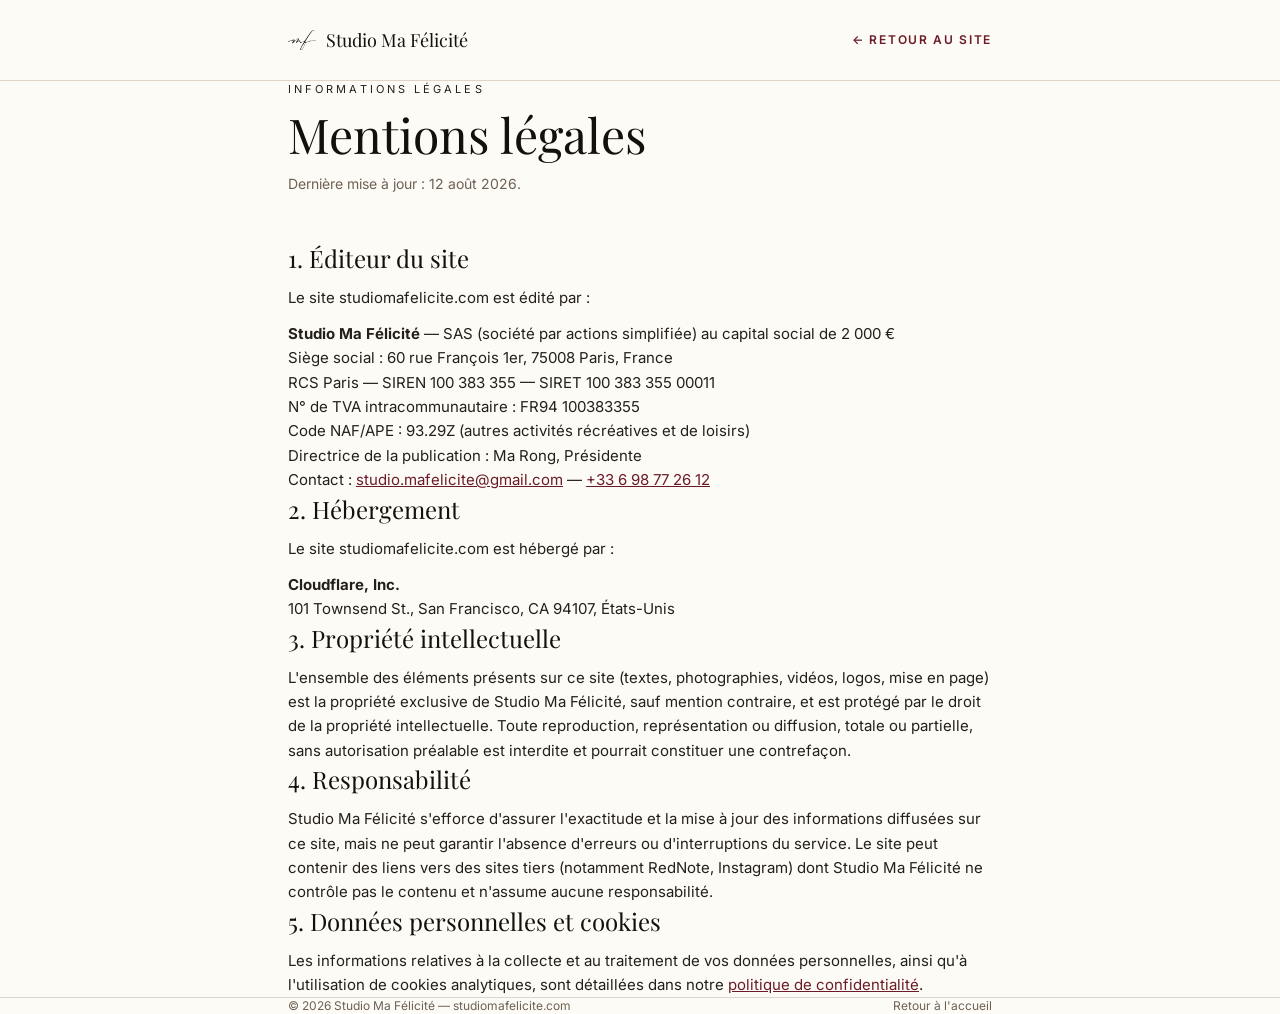
<file: mentions-legales/index.html>
<!DOCTYPE html>
<html lang="fr" class="scroll-smooth">
<head>
<meta charset="UTF-8" />
<meta name="viewport" content="width=device-width, initial-scale=1.0" />
<title>Mentions légales — Studio Ma Félicité</title>
<meta name="description" content="Mentions légales de Studio Ma Félicité SAS : éditeur, hébergeur et informations légales du site studiomafelicite.com." />
<meta name="robots" content="noindex, follow" />
<link rel="canonical" href="https://studiomafelicite.com/mentions-legales/" />
<link rel="icon" type="image/png" href="/images/favicon.png" />
<link rel="preconnect" href="https://fonts.googleapis.com" />
<link rel="preconnect" href="https://fonts.gstatic.com" crossorigin />
<link href="https://fonts.googleapis.com/css2?family=Playfair+Display:ital,wght@0,400;0,500;0,600;0,700;1,400;1,500&family=Inter:wght@300;400;500;600;700&display=swap" rel="stylesheet" />
<link rel="stylesheet" href="/css/tailwind.css" />
</head>
<body class="font-sans antialiased selection:bg-wine-700 bg-cream-50 text-ink-700">

<header class="border-b border-taupe-100">
  <div class="mx-auto max-w-3xl px-5 sm:px-8 h-20 flex items-center justify-between">
    <a href="/" class="flex items-center gap-2.5">
      <img src="/images/logo-mark-crop.png" alt="Studio Ma Félicité" class="w-7 h-auto object-contain" />
      <span class="font-serif text-lg text-ink-900">Studio Ma Félicité</span>
    </a>
    <a href="/" class="text-[12px] uppercase tracking-[0.14em] font-semibold text-wine-700 hover:text-wine-600 transition">← Retour au site</a>
  </div>
</header>

<main class="mx-auto max-w-3xl px-5 sm:px-8 py-16 sm:py-20">
  <p class="text-[11px] uppercase tracking-widest2 text-gold-600">Informations légales</p>
  <h1 class="mt-3 font-serif text-4xl sm:text-5xl leading-tight text-ink-900">Mentions légales</h1>
  <p class="mt-4 text-sm text-taupe-500">Dernière mise à jour : 12 août 2026.</p>

  <div class="mt-12 space-y-10 text-[15px] leading-relaxed text-ink-700">
    <section>
      <h2 class="font-serif text-2xl text-ink-900 mb-3">1. Éditeur du site</h2>
      <p>Le site studiomafelicite.com est édité par :</p>
      <ul class="mt-3 space-y-1 list-none">
        <li><strong>Studio Ma Félicité</strong> — SAS (société par actions simplifiée) au capital social de 2 000 €</li>
        <li>Siège social : 60 rue François 1er, 75008 Paris, France</li>
        <li>RCS Paris — SIREN 100 383 355 — SIRET 100 383 355 00011</li>
        <li>N° de TVA intracommunautaire : FR94 100383355</li>
        <li>Code NAF/APE : 93.29Z (autres activités récréatives et de loisirs)</li>
        <li>Directrice de la publication : Ma Rong, Présidente</li>
        <li>Contact : <a href="mailto:studio.mafelicite@gmail.com" class="text-wine-700 underline hover:no-underline">studio.mafelicite@gmail.com</a> — <a href="tel:+33698772612" class="text-wine-700 underline hover:no-underline">+33 6 98 77 26 12</a></li>
      </ul>
    </section>

    <section>
      <h2 class="font-serif text-2xl text-ink-900 mb-3">2. Hébergement</h2>
      <p>Le site studiomafelicite.com est hébergé par :</p>
      <ul class="mt-3 space-y-1 list-none">
        <li><strong>Cloudflare, Inc.</strong></li>
        <li>101 Townsend St., San Francisco, CA 94107, États-Unis</li>
      </ul>
    </section>

    <section>
      <h2 class="font-serif text-2xl text-ink-900 mb-3">3. Propriété intellectuelle</h2>
      <p>L'ensemble des éléments présents sur ce site (textes, photographies, vidéos, logos, mise en page) est la propriété exclusive de Studio Ma Félicité, sauf mention contraire, et est protégé par le droit de la propriété intellectuelle. Toute reproduction, représentation ou diffusion, totale ou partielle, sans autorisation préalable est interdite et pourrait constituer une contrefaçon.</p>
    </section>

    <section>
      <h2 class="font-serif text-2xl text-ink-900 mb-3">4. Responsabilité</h2>
      <p>Studio Ma Félicité s'efforce d'assurer l'exactitude et la mise à jour des informations diffusées sur ce site, mais ne peut garantir l'absence d'erreurs ou d'interruptions du service. Le site peut contenir des liens vers des sites tiers (notamment RedNote, Instagram) dont Studio Ma Félicité ne contrôle pas le contenu et n'assume aucune responsabilité.</p>
    </section>

    <section>
      <h2 class="font-serif text-2xl text-ink-900 mb-3">5. Données personnelles et cookies</h2>
      <p>Les informations relatives à la collecte et au traitement de vos données personnelles, ainsi qu'à l'utilisation de cookies analytiques, sont détaillées dans notre
        <a href="/politique-de-confidentialite/" class="text-wine-700 underline hover:no-underline">politique de confidentialité</a>.</p>
    </section>
  </div>
</main>

<footer class="border-t border-taupe-100 py-8">
  <div class="mx-auto max-w-3xl px-5 sm:px-8 flex flex-col sm:flex-row items-center justify-between gap-4 text-xs text-taupe-500">
    <p>© <span id="year">2026</span> Studio Ma Félicité — studiomafelicite.com</p>
    <a href="/" class="hover:text-wine-700 transition">Retour à l'accueil</a>
  </div>
</footer>

<script>document.getElementById('year').textContent = new Date().getFullYear();</script>
</body>
</html>
</file>
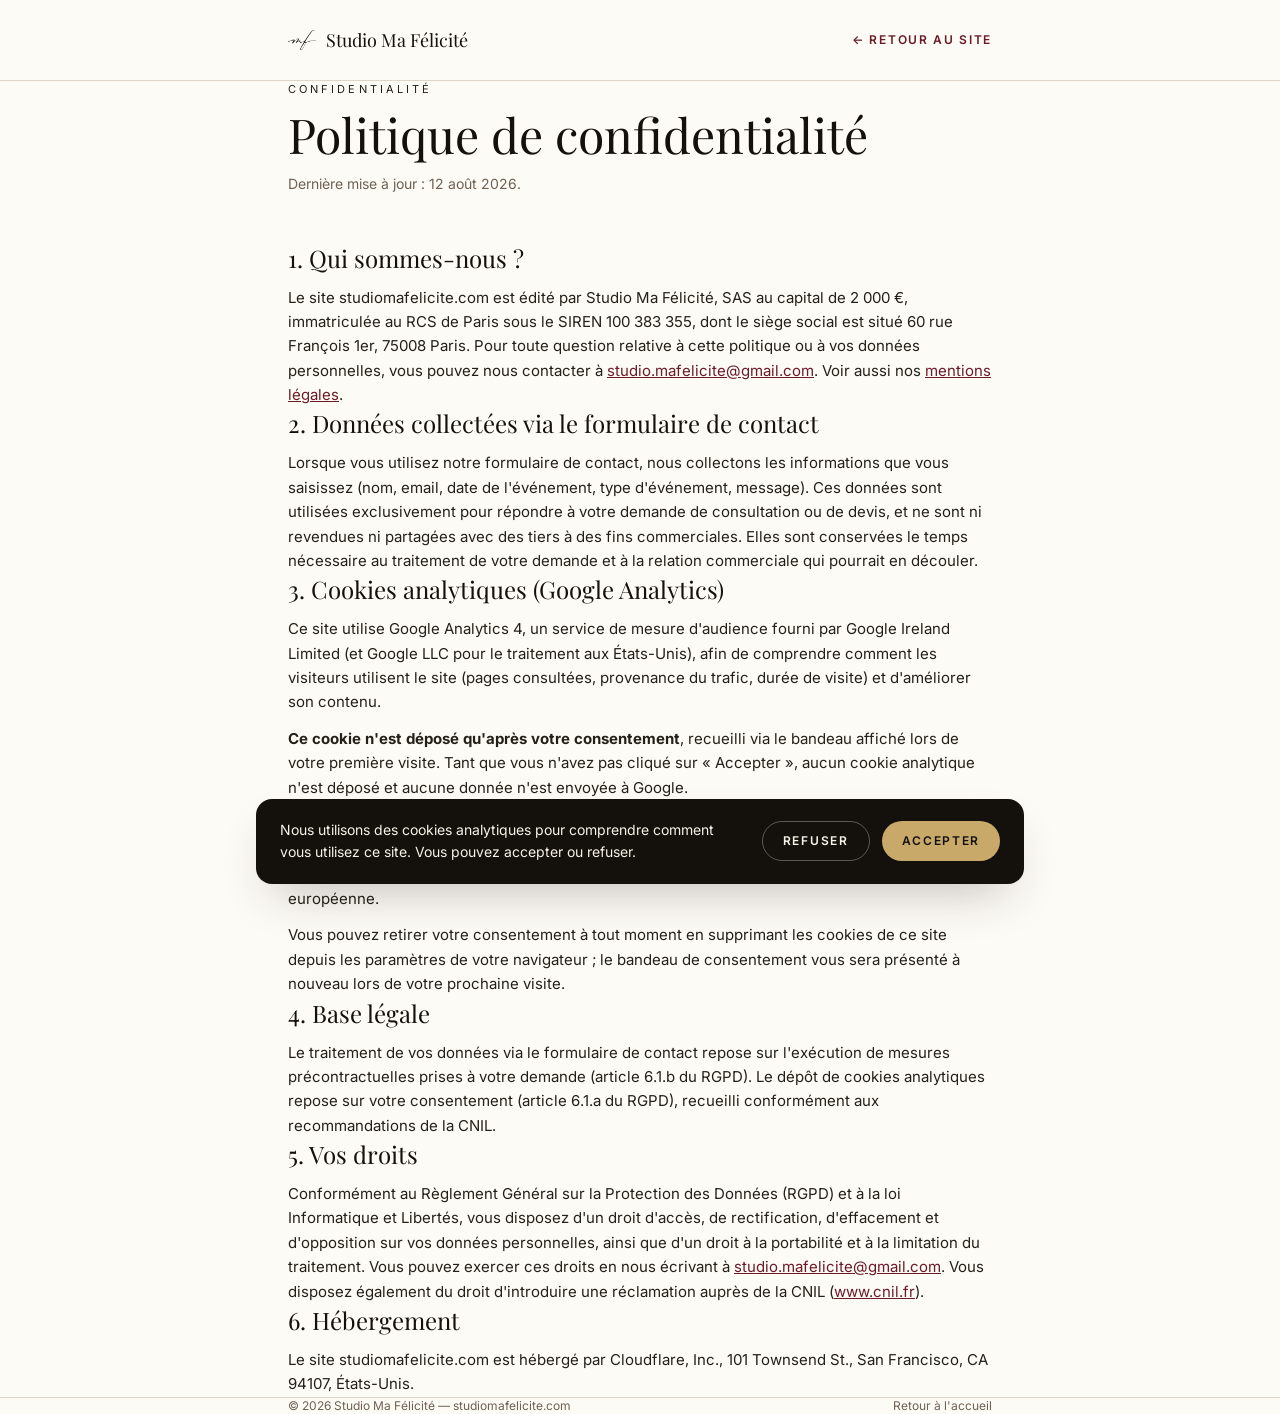
<file: politique-de-confidentialite/index.html>
<!DOCTYPE html>
<html lang="fr" class="scroll-smooth">
<head>
<meta charset="UTF-8" />
<meta name="viewport" content="width=device-width, initial-scale=1.0" />
<title>Politique de confidentialité — Studio Ma Félicité</title>
<meta name="description" content="Politique de confidentialité de Studio Ma Félicité : données collectées, cookies analytiques, base légale et droits des utilisateurs." />
<meta name="robots" content="noindex, follow" />
<link rel="canonical" href="https://studiomafelicite.com/politique-de-confidentialite/" />
<link rel="icon" type="image/png" href="/images/favicon.png" />
<link rel="preconnect" href="https://fonts.googleapis.com" />
<link rel="preconnect" href="https://fonts.gstatic.com" crossorigin />
<link href="https://fonts.googleapis.com/css2?family=Playfair+Display:ital,wght@0,400;0,500;0,600;0,700;1,400;1,500&family=Inter:wght@300;400;500;600;700&display=swap" rel="stylesheet" />
<link rel="stylesheet" href="/css/tailwind.css" />
</head>
<body class="font-sans antialiased selection:bg-wine-700 bg-cream-50 text-ink-700">

<header class="border-b border-taupe-100">
  <div class="mx-auto max-w-3xl px-5 sm:px-8 h-20 flex items-center justify-between">
    <a href="/" class="flex items-center gap-2.5">
      <img src="/images/logo-mark-crop.png" alt="Studio Ma Félicité" class="w-7 h-auto object-contain" />
      <span class="font-serif text-lg text-ink-900">Studio Ma Félicité</span>
    </a>
    <a href="/" class="text-[12px] uppercase tracking-[0.14em] font-semibold text-wine-700 hover:text-wine-600 transition">← Retour au site</a>
  </div>
</header>

<main class="mx-auto max-w-3xl px-5 sm:px-8 py-16 sm:py-20">
  <p class="text-[11px] uppercase tracking-widest2 text-gold-600">Confidentialité</p>
  <h1 class="mt-3 font-serif text-4xl sm:text-5xl leading-tight text-ink-900">Politique de confidentialité</h1>
  <p class="mt-4 text-sm text-taupe-500">Dernière mise à jour : 12 août 2026.</p>

  <div class="mt-12 space-y-10 text-[15px] leading-relaxed text-ink-700">
    <section>
      <h2 class="font-serif text-2xl text-ink-900 mb-3">1. Qui sommes-nous ?</h2>
      <p>Le site studiomafelicite.com est édité par Studio Ma Félicité, SAS au capital de 2 000 €, immatriculée au RCS de Paris sous le SIREN 100 383 355, dont le siège social est situé 60 rue François 1er, 75008 Paris. Pour toute question relative à cette politique ou à vos données personnelles, vous pouvez nous contacter à
        <a href="mailto:studio.mafelicite@gmail.com" class="text-wine-700 underline hover:no-underline">studio.mafelicite@gmail.com</a>.
        Voir aussi nos <a href="/mentions-legales/" class="text-wine-700 underline hover:no-underline">mentions légales</a>.</p>
    </section>

    <section>
      <h2 class="font-serif text-2xl text-ink-900 mb-3">2. Données collectées via le formulaire de contact</h2>
      <p>Lorsque vous utilisez notre formulaire de contact, nous collectons les informations que vous saisissez (nom, email, date de l'événement, type d'événement, message). Ces données sont utilisées exclusivement pour répondre à votre demande de consultation ou de devis, et ne sont ni revendues ni partagées avec des tiers à des fins commerciales. Elles sont conservées le temps nécessaire au traitement de votre demande et à la relation commerciale qui pourrait en découler.</p>
    </section>

    <section>
      <h2 class="font-serif text-2xl text-ink-900 mb-3">3. Cookies analytiques (Google Analytics)</h2>
      <p>Ce site utilise Google Analytics 4, un service de mesure d'audience fourni par Google Ireland Limited (et Google LLC pour le traitement aux États-Unis), afin de comprendre comment les visiteurs utilisent le site (pages consultées, provenance du trafic, durée de visite) et d'améliorer son contenu.</p>
      <p class="mt-3"><strong>Ce cookie n'est déposé qu'après votre consentement</strong>, recueilli via le bandeau affiché lors de votre première visite. Tant que vous n'avez pas cliqué sur « Accepter », aucun cookie analytique n'est déposé et aucune donnée n'est envoyée à Google.</p>
      <p class="mt-3">Les cookies concernés (<code>_ga</code>, <code>_ga_*</code>) ont une durée de conservation maximale de 13 mois. Les adresses IP sont tronquées avant tout stockage. Les données peuvent être transférées vers les États-Unis ; Google s'appuie pour cela sur les clauses contractuelles types de la Commission européenne.</p>
      <p class="mt-3">Vous pouvez retirer votre consentement à tout moment en supprimant les cookies de ce site depuis les paramètres de votre navigateur ; le bandeau de consentement vous sera présenté à nouveau lors de votre prochaine visite.</p>
    </section>

    <section>
      <h2 class="font-serif text-2xl text-ink-900 mb-3">4. Base légale</h2>
      <p>Le traitement de vos données via le formulaire de contact repose sur l'exécution de mesures précontractuelles prises à votre demande (article 6.1.b du RGPD). Le dépôt de cookies analytiques repose sur votre consentement (article 6.1.a du RGPD), recueilli conformément aux recommandations de la CNIL.</p>
    </section>

    <section>
      <h2 class="font-serif text-2xl text-ink-900 mb-3">5. Vos droits</h2>
      <p>Conformément au Règlement Général sur la Protection des Données (RGPD) et à la loi Informatique et Libertés, vous disposez d'un droit d'accès, de rectification, d'effacement et d'opposition sur vos données personnelles, ainsi que d'un droit à la portabilité et à la limitation du traitement. Vous pouvez exercer ces droits en nous écrivant à
        <a href="mailto:studio.mafelicite@gmail.com" class="text-wine-700 underline hover:no-underline">studio.mafelicite@gmail.com</a>.
        Vous disposez également du droit d'introduire une réclamation auprès de la CNIL (<a href="https://www.cnil.fr" target="_blank" rel="noopener" class="text-wine-700 underline hover:no-underline">www.cnil.fr</a>).</p>
    </section>

    <section>
      <h2 class="font-serif text-2xl text-ink-900 mb-3">6. Hébergement</h2>
      <p>Le site studiomafelicite.com est hébergé par Cloudflare, Inc., 101 Townsend St., San Francisco, CA 94107, États-Unis.</p>
    </section>
  </div>
</main>

<footer class="border-t border-taupe-100 py-8">
  <div class="mx-auto max-w-3xl px-5 sm:px-8 flex flex-col sm:flex-row items-center justify-between gap-4 text-xs text-taupe-500">
    <p>© <span id="year">2026</span> Studio Ma Félicité — studiomafelicite.com</p>
    <a href="/" class="hover:text-wine-700 transition">Retour à l'accueil</a>
  </div>
</footer>

<div id="cookieConsent" class="fixed inset-x-0 bottom-0 z-50 hidden">
  <div class="mx-auto max-w-3xl m-4 rounded-2xl bg-ink-900 text-cream-100 shadow-lift px-6 py-5 flex flex-col sm:flex-row items-center gap-4">
    <p class="text-sm leading-relaxed flex-1">Nous utilisons des cookies analytiques pour comprendre comment vous utilisez ce site. Vous pouvez accepter ou refuser.</p>
    <div class="flex gap-3 shrink-0">
      <button type="button" id="consentDecline" class="rounded-full border border-cream-50/30 px-5 py-2.5 text-[12px] font-semibold uppercase tracking-[0.14em] hover:bg-cream-50/10 transition">Refuser</button>
      <button type="button" id="consentAccept" class="rounded-full bg-gold-500 text-ink-900 px-5 py-2.5 text-[12px] font-semibold uppercase tracking-[0.14em] hover:bg-gold-400 transition">Accepter</button>
    </div>
  </div>
</div>

<script>document.getElementById('year').textContent = new Date().getFullYear();</script>

<!-- Google Analytics, gated behind cookie consent (CNIL/GDPR: no analytics
     cookie is set until the visitor explicitly accepts). -->
<script>
(function () {
  'use strict';
  var GA_ID = 'G-4B3HELZZTB';
  var STORAGE_KEY = 'smf-consent';

  function loadGA() {
    if (window.gaLoaded) return;
    window.gaLoaded = true;
    var s = document.createElement('script');
    s.async = true;
    s.src = 'https://www.googletagmanager.com/gtag/js?id=' + GA_ID;
    document.head.appendChild(s);
    window.dataLayer = window.dataLayer || [];
    window.gtag = function () { window.dataLayer.push(arguments); };
    window.gtag('js', new Date());
    window.gtag('config', GA_ID);
  }

  function purgeAnalyticsCookies() {
    var names = ['_ga', '_gid', '_ga_' + GA_ID.replace('G-', '')];
    names.forEach(function (name) {
      document.cookie = name + '=; expires=Thu, 01 Jan 1970 00:00:00 GMT; path=/';
      document.cookie = name + '=; expires=Thu, 01 Jan 1970 00:00:00 GMT; path=/; domain=' + location.hostname;
    });
  }

  var consent = null;
  try { consent = localStorage.getItem(STORAGE_KEY); } catch (e) {}

  var banner = document.getElementById('cookieConsent');

  if (consent === 'accepted') {
    loadGA();
  } else if (consent !== 'declined' && banner) {
    banner.classList.remove('hidden');
  }

  var acceptBtn = document.getElementById('consentAccept');
  var declineBtn = document.getElementById('consentDecline');

  if (acceptBtn) acceptBtn.addEventListener('click', function () {
    try { localStorage.setItem(STORAGE_KEY, 'accepted'); } catch (e) {}
    if (banner) banner.classList.add('hidden');
    loadGA();
  });
  if (declineBtn) declineBtn.addEventListener('click', function () {
    try { localStorage.setItem(STORAGE_KEY, 'declined'); } catch (e) {}
    if (banner) banner.classList.add('hidden');
    purgeAnalyticsCookies();
  });
})();
</script>
</body>
</html>
</file>
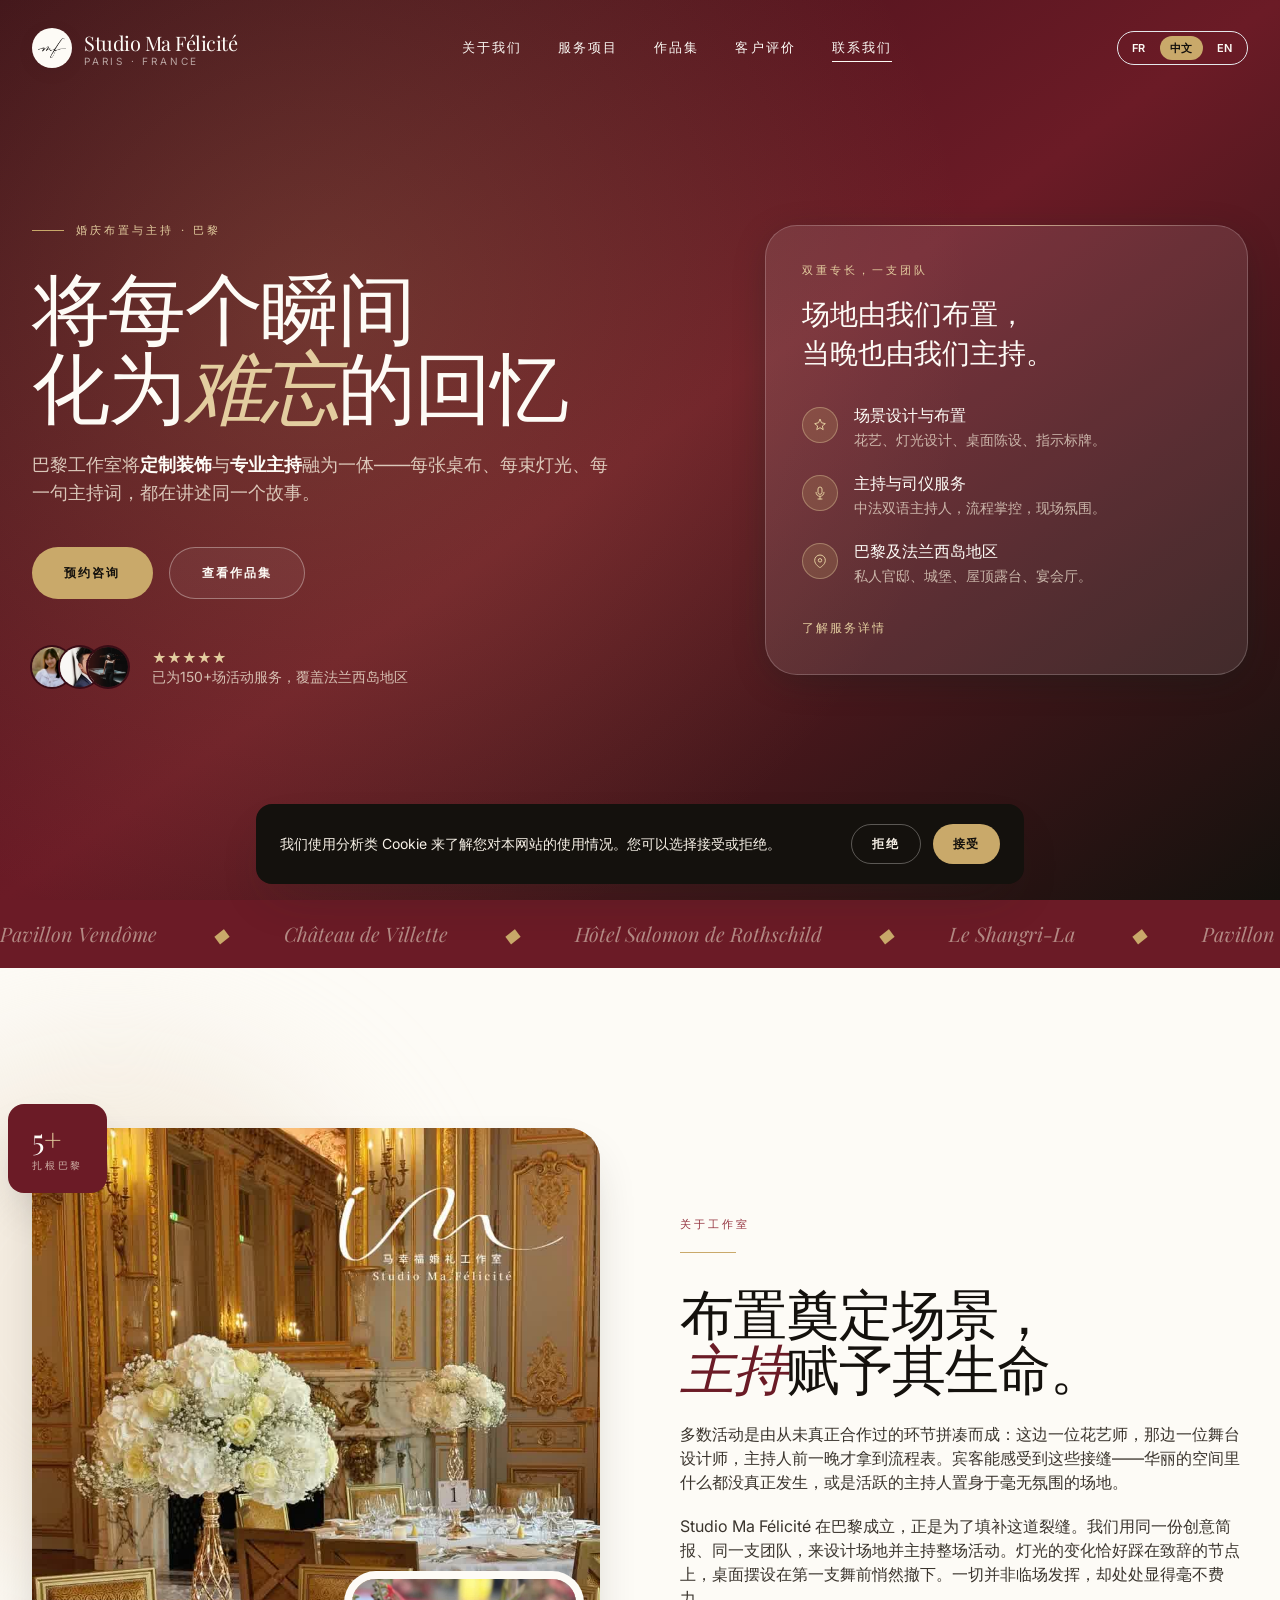
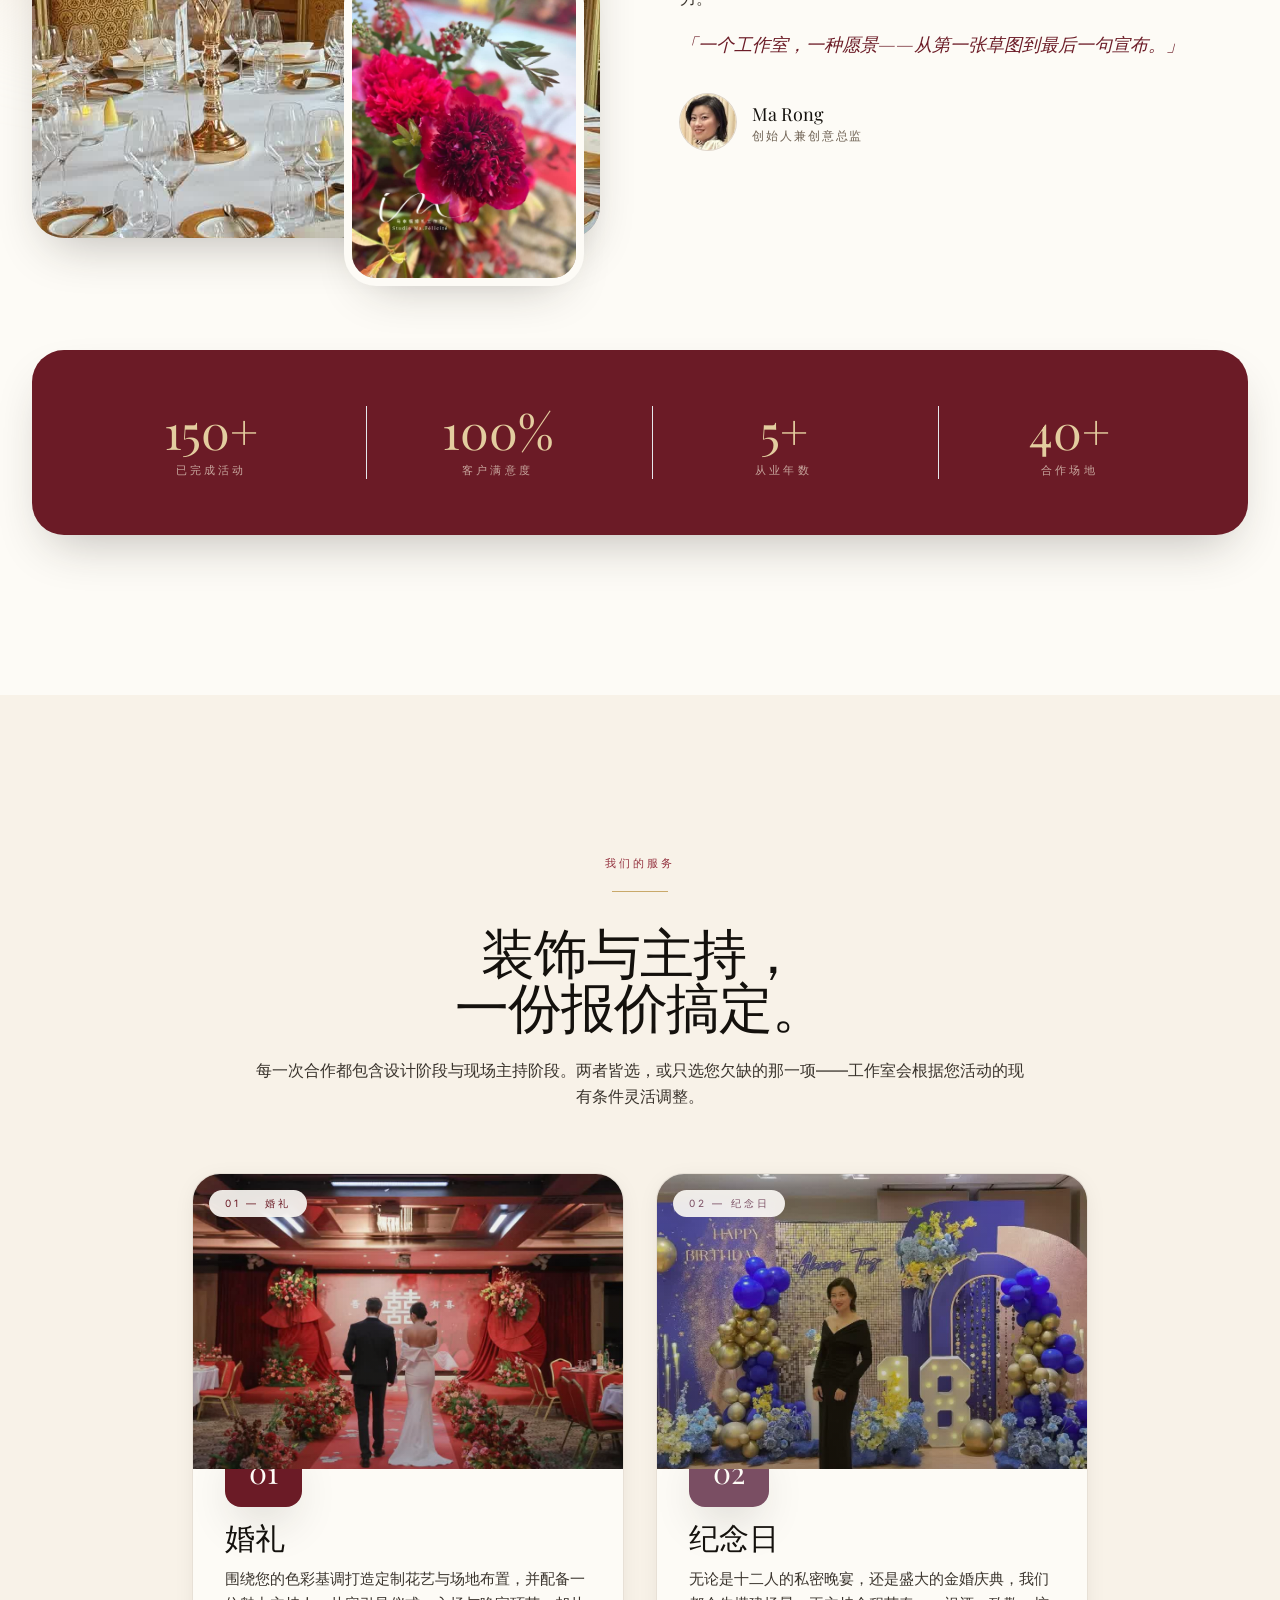
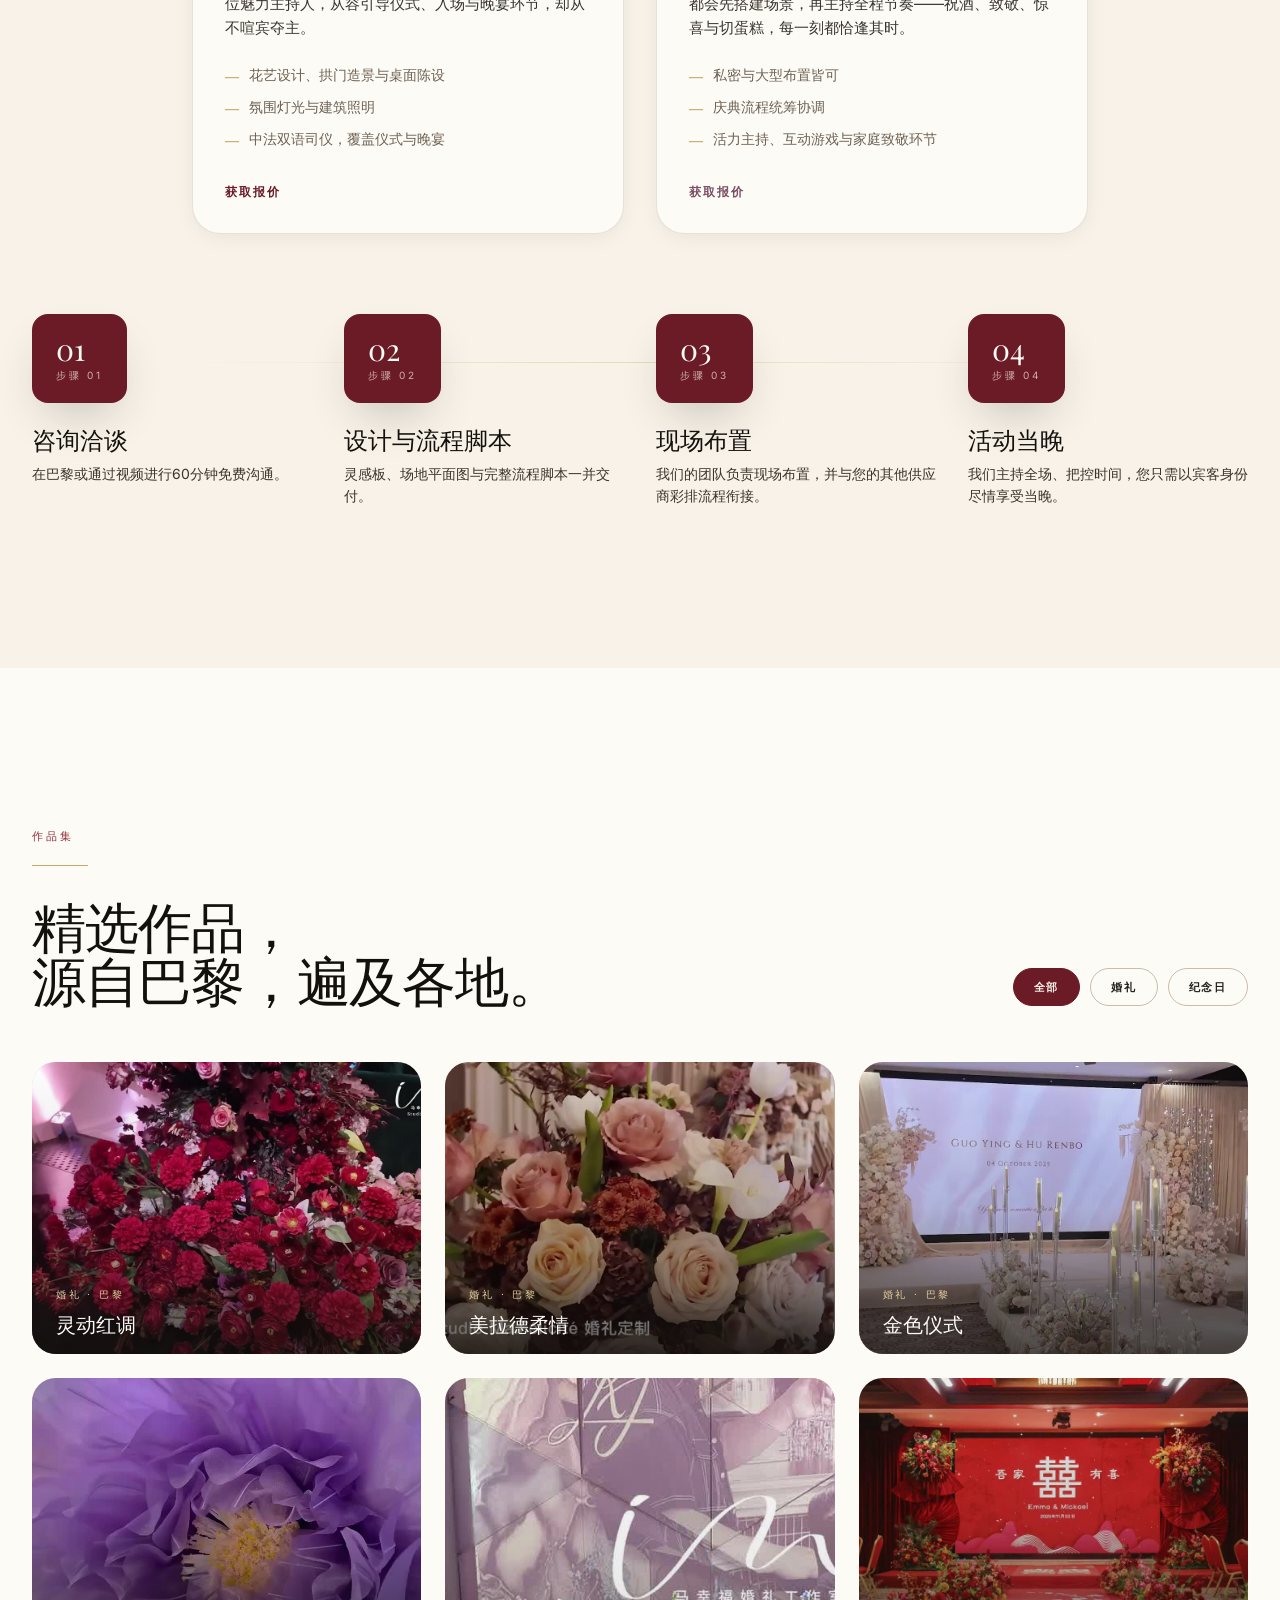
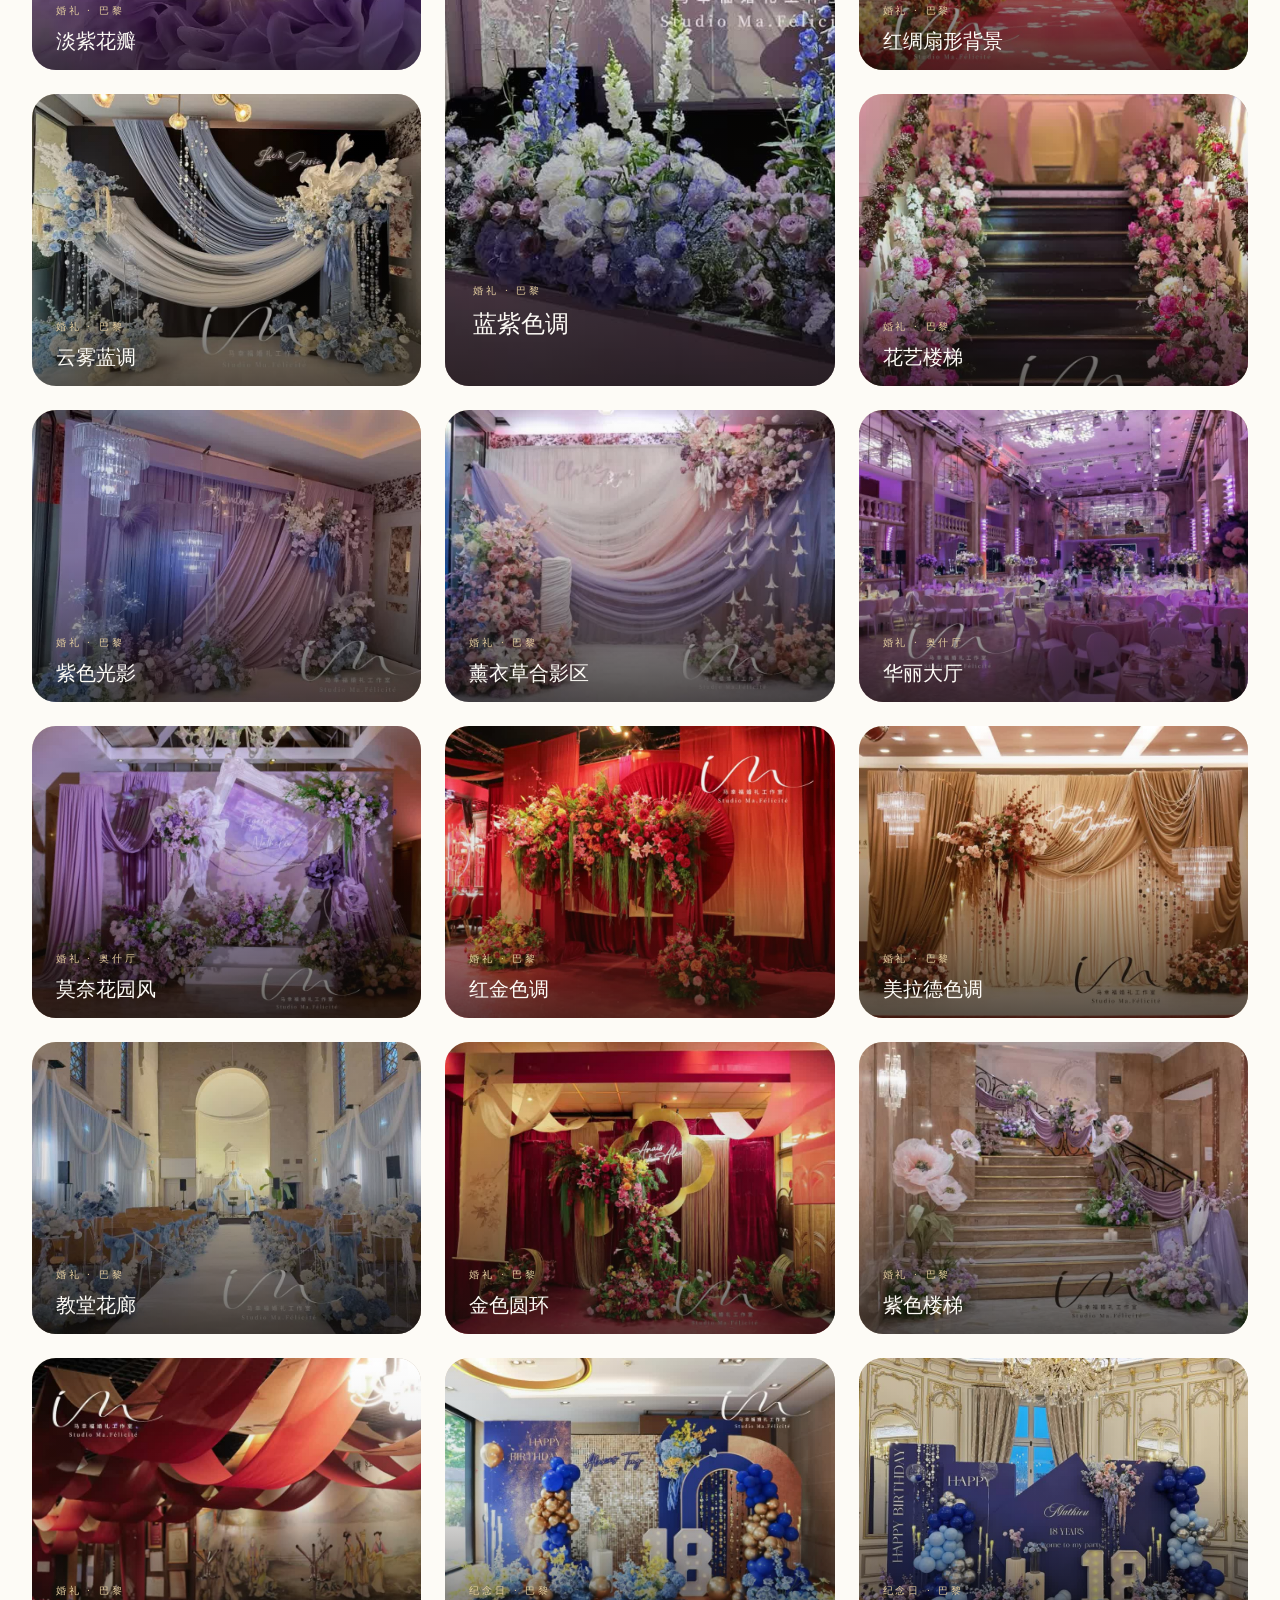
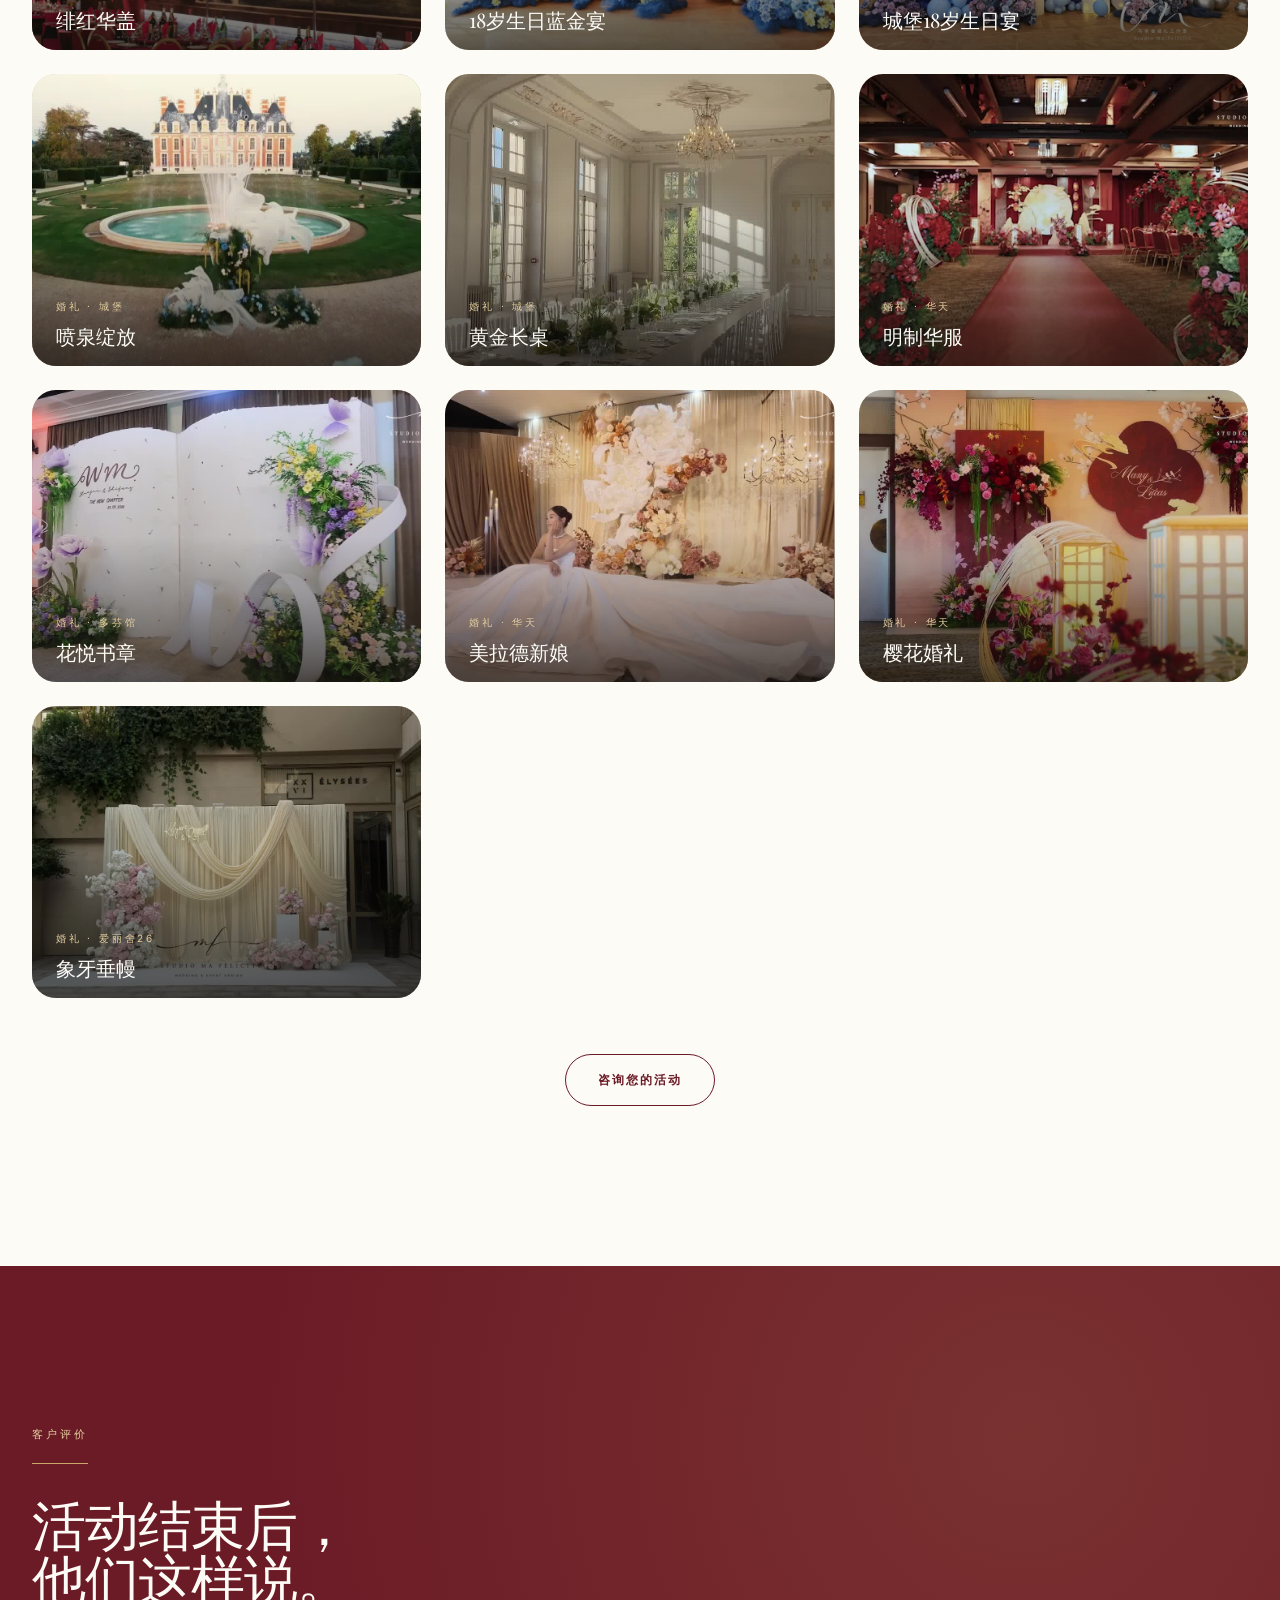
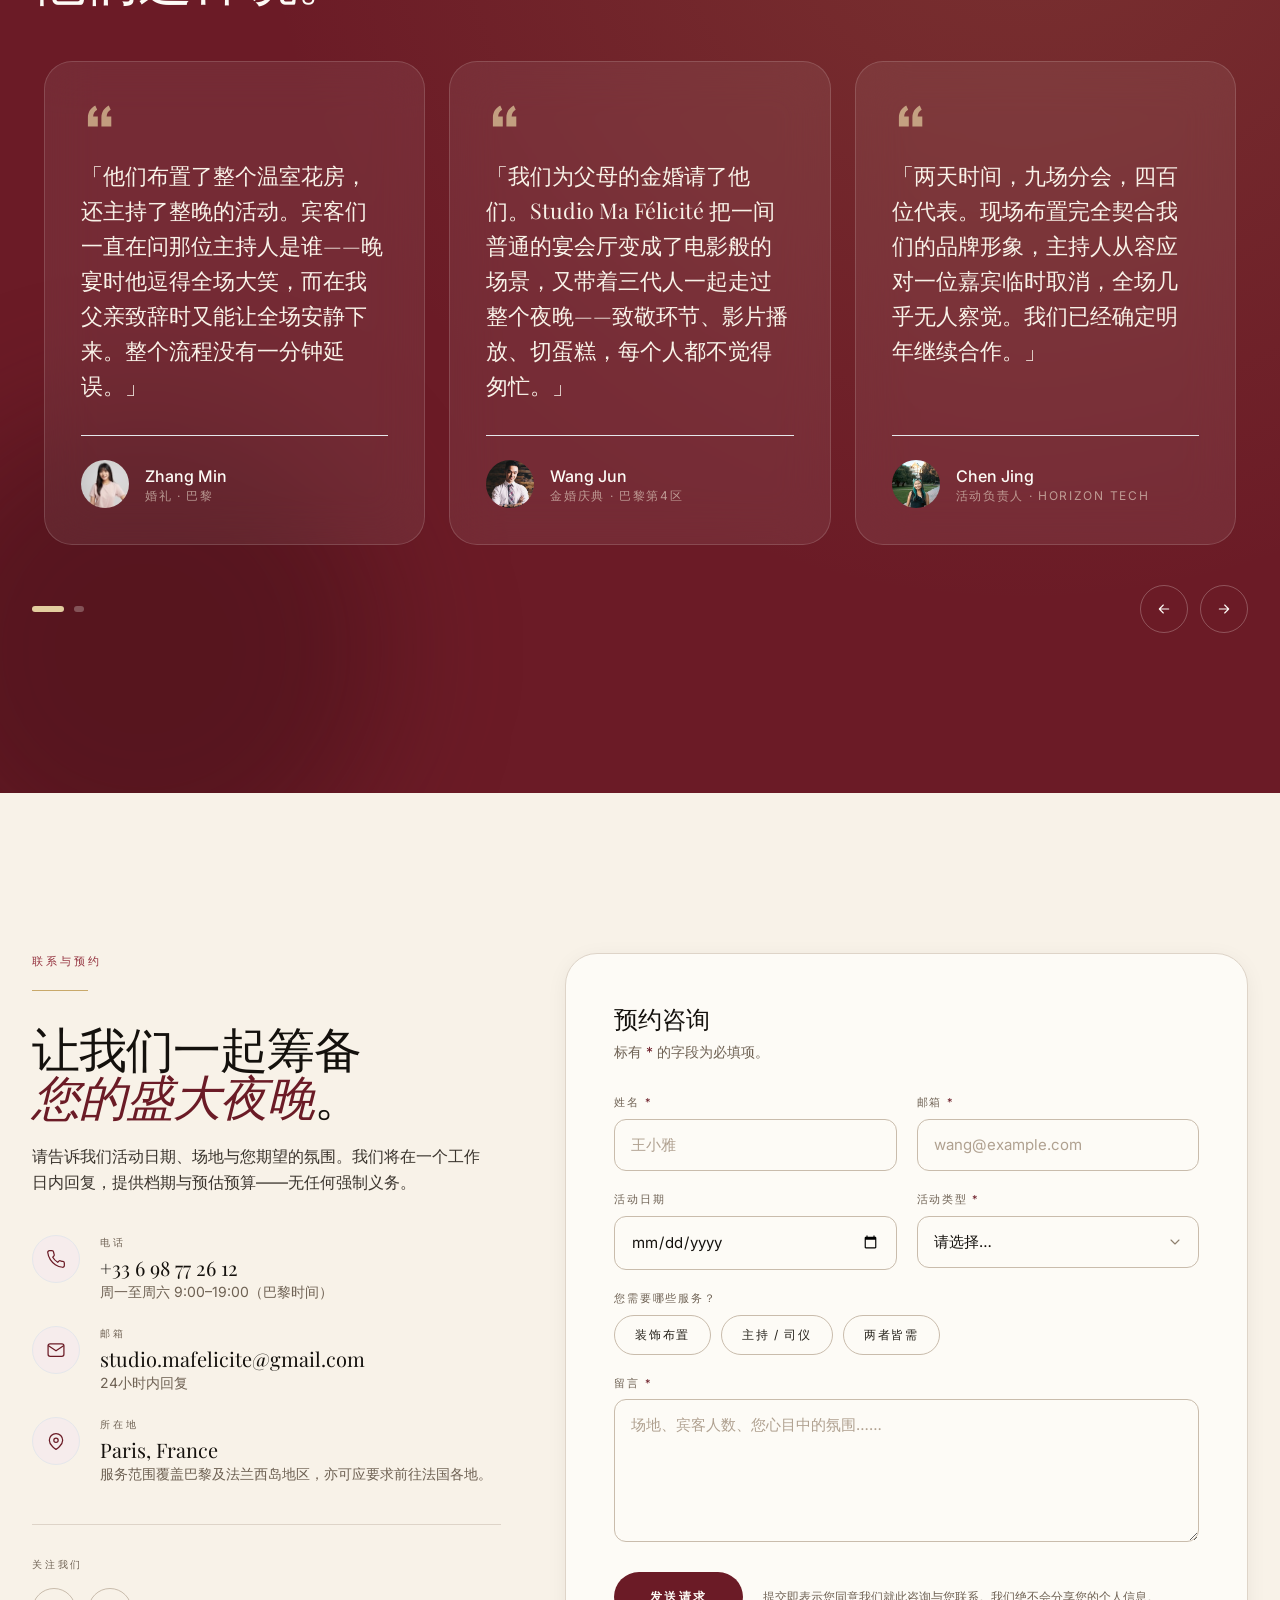
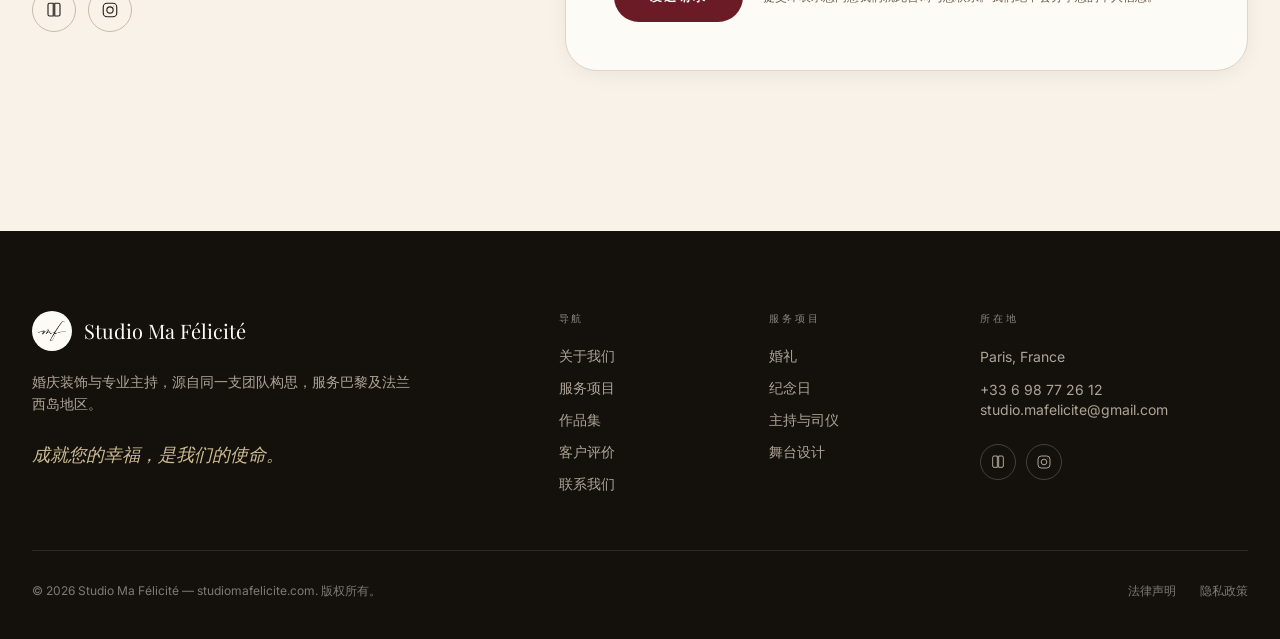
<file: zh/index.html>
<!DOCTYPE html>
<html lang="zh" class="scroll-smooth"><head>
<meta charset="UTF-8">
<meta name="viewport" content="width=device-width, initial-scale=1.0">
<title id="pageTitle">Studio Ma Félicité — 巴黎婚庆装饰与主持服务</title>
<meta id="metaDescription" name="description" content="Studio Ma Félicité 是一家总部位于巴黎的活动策划工作室，将定制装饰与专业主持相结合，服务于婚礼与纪念日庆典。">
<meta name="theme-color" content="#3A0D16">
<link rel="canonical" href="https://studiomafelicite.com/zh/">
<link rel="alternate" hreflang="fr" href="https://studiomafelicite.com/">
<link rel="alternate" hreflang="en" href="https://studiomafelicite.com/en/">
<link rel="alternate" hreflang="zh" href="https://studiomafelicite.com/zh/">
<link rel="alternate" hreflang="x-default" href="https://studiomafelicite.com/">

<!-- Open Graph -->
<meta property="og:title" content="Studio Ma Félicité — 巴黎婚庆装饰与主持服务">
<meta property="og:description" content="Studio Ma Félicité 是一家总部位于巴黎的活动策划工作室，将定制装饰与专业主持相结合，服务于婚礼与纪念日庆典。">
<meta property="og:type" content="website">
<meta property="og:url" content="https://studiomafelicite.com/zh/">
<meta property="og:image" content="https://studiomafelicite.com/images/about-main.jpg">
<meta property="og:image:width" content="1200">
<meta property="og:image:height" content="1500">
<meta property="og:locale" content="zh_CN">
<meta property="og:site_name" content="Studio Ma Félicité">

<!-- Twitter -->
<meta name="twitter:card" content="summary_large_image">
<meta name="twitter:title" content="Studio Ma Félicité — 巴黎婚庆装饰与主持服务">
<meta name="twitter:description" content="Studio Ma Félicité 是一家总部位于巴黎的活动策划工作室，将定制装饰与专业主持相结合，服务于婚礼与纪念日庆典。">
<meta name="twitter:image" content="https://studiomafelicite.com/images/about-main.jpg">

<link rel="icon" type="image/png" href="/images/favicon.png">
<link rel="preconnect" href="https://fonts.googleapis.com">
<link rel="preconnect" href="https://fonts.gstatic.com" crossorigin="">
<link href="https://fonts.googleapis.com/css2?family=Playfair+Display:ital,wght@0,400;0,500;0,600;0,700;1,400;1,500&amp;family=Inter:wght@300;400;500;600;700&amp;display=swap" rel="stylesheet">

<link rel="stylesheet" href="/css/tailwind.css">

<!-- Without JS the IntersectionObserver never runs, so reveal-on-scroll content
     would stay invisible. Show it all instead. -->
<noscript><style>
  .reveal { opacity:1 !important; transform:none !important; }
  #mobileMenu { grid-template-rows:1fr !important; }
</style></noscript>

<script type="application/ld+json">{
  "@context": "https://schema.org",
  "@type": "LocalBusiness",
  "name": "Studio Ma Félicité",
  "description": "Studio Ma Félicité 是一家总部位于巴黎的活动策划工作室，将定制装饰与专业主持相结合，服务于婚礼与纪念日庆典。",
  "url": "https://studiomafelicite.com/zh/",
  "inLanguage": "zh",
  "telephone": "+33698772612",
  "email": "studio.mafelicite@gmail.com",
  "image": "https://studiomafelicite.com/images/about-main.jpg",
  "logo": "https://studiomafelicite.com/logo.webp",
  "priceRange": "€€€",
  "address": {
    "@type": "PostalAddress",
    "addressLocality": "Paris",
    "addressCountry": "FR"
  },
  "areaServed": {
    "@type": "AdministrativeArea",
    "name": "Île-de-France"
  },
  "sameAs": [
    "https://www.rednote.com/user/profile/63b6a3fa0000000026011ae4",
    "https://www.instagram.com/studio_ma_felicite/"
  ]
}</script>
</head>

<body class="font-sans antialiased selection:bg-wine-700">

<!-- ══════════════════ SKIP LINK ══════════════════ -->
<a href="#hero" data-i18n="a11y.skipLink" class="sr-only focus:not-sr-only focus:fixed focus:z-[100] focus:top-4 focus:left-4 focus:bg-wine-700 focus:text-cream-50 focus:px-5 focus:py-3 focus:rounded-full focus:text-sm">跳至内容</a>

<!-- ══════════════════ NAVIGATION ══════════════════ -->
<header id="nav" class="fixed inset-x-0 top-0 z-50 transition-all duration-500">
  <div class="mx-auto max-w-7xl px-5 sm:px-8">
    <div class="flex items-center justify-between h-20 lg:h-24 transition-all duration-500" id="navInner">

      <!-- Wordmark -->
      <a href="#hero" class="group flex items-center gap-3 shrink-0">
        <span class="grid place-items-center w-10 h-10 rounded-full bg-cream-50 shadow-soft overflow-hidden shrink-0" id="navMark">
          <img src="/images/logo-mark-crop.png" alt="Studio Ma Félicité" class="w-7 h-auto object-contain">
        </span>
        <span class="leading-tight">
          <span class="block font-serif text-lg sm:text-xl tracking-tight">Studio Ma Félicité</span>
          <span class="block text-[10px] uppercase tracking-widest2 opacity-60 -mt-0.5">Paris · France</span>
        </span>
      </a>

      <!-- Desktop links -->
      <nav class="hidden lg:flex items-center gap-9 text-[13px] uppercase tracking-[0.16em] font-medium" id="navLinks" aria-label="主导航" data-i18n-aria="a11y.primaryNav">
        <a href="#about" class="navlink" data-i18n="nav.about">关于我们</a>
        <a href="#services" class="navlink" data-i18n="nav.services">服务项目</a>
        <a href="#portfolio" class="navlink" data-i18n="nav.portfolio">作品集</a>
        <a href="#testimonials" class="navlink" data-i18n="nav.testimonials">客户评价</a>
        <a href="#contact" class="navlink" data-i18n="nav.contact">联系我们</a>
      </nav>

      <div class="hidden lg:flex items-center gap-5">
        <div class="lang-switch flex items-center gap-1 rounded-full border border-current/20 p-1 text-[11px] font-semibold uppercase tracking-wider" id="langSwitchDesktop" role="group" aria-label="Choisir la langue">
          <a href="/" class="lang-btn rounded-full px-2.5 py-1 transition-colors duration-200" data-lang="fr">FR</a>
          <a href="/zh/" class="lang-btn rounded-full px-2.5 py-1 transition-colors duration-200" data-lang="zh">中文</a>
          <a href="/en/" class="lang-btn rounded-full px-2.5 py-1 transition-colors duration-200" data-lang="en">EN</a>
        </div>
      </div>

      <!-- Mobile toggle -->
      <button id="burger" class="lg:hidden relative w-11 h-11 grid place-items-center rounded-full border border-current/25" aria-label="Open menu" aria-expanded="false" aria-controls="mobileMenu">
        <span class="block w-5 space-y-[5px]">
          <span class="block h-[1.5px] w-full bg-current transition-transform duration-300 origin-center" data-bar="1"></span>
          <span class="block h-[1.5px] w-full bg-current transition-opacity duration-200" data-bar="2"></span>
          <span class="block h-[1.5px] w-full bg-current transition-transform duration-300 origin-center" data-bar="3"></span>
        </span>
      </button>
    </div>
  </div>

  <!-- Mobile menu -->
  <div id="mobileMenu" class="lg:hidden grid grid-rows-[0fr] transition-[grid-template-rows] duration-500 ease-in-out bg-cream-50/97 backdrop-blur-xl border-t border-taupe-100">
    <div class="overflow-hidden min-h-0">
      <nav class="px-6 py-7 flex flex-col gap-1 text-ink-900" aria-label="移动端导航" data-i18n-aria="a11y.mobileNav">
        <a href="#about" class="mob-link font-serif text-2xl py-3 border-b border-taupe-100/70" data-i18n="nav.about">关于我们</a>
        <a href="#services" class="mob-link font-serif text-2xl py-3 border-b border-taupe-100/70" data-i18n="nav.services">服务项目</a>
        <a href="#portfolio" class="mob-link font-serif text-2xl py-3 border-b border-taupe-100/70" data-i18n="nav.portfolio">作品集</a>
        <a href="#testimonials" class="mob-link font-serif text-2xl py-3 border-b border-taupe-100/70" data-i18n="nav.testimonials">客户评价</a>
        <a href="#contact" class="mob-link font-serif text-2xl py-3 border-b border-taupe-100/70" data-i18n="nav.contact">联系我们</a>
        <div class="lang-switch mt-6 flex items-center justify-center gap-1 rounded-full border border-taupe-200 p-1 text-[12px] font-semibold uppercase tracking-wider self-center" id="langSwitchMobile" role="group" aria-label="Choisir la langue">
          <a href="/" class="lang-btn min-h-11 inline-flex items-center justify-center rounded-full px-4 transition-colors duration-200" data-lang="fr">FR</a>
          <a href="/zh/" class="lang-btn min-h-11 inline-flex items-center justify-center rounded-full px-4 transition-colors duration-200" data-lang="zh">中文</a>
          <a href="/en/" class="lang-btn min-h-11 inline-flex items-center justify-center rounded-full px-4 transition-colors duration-200" data-lang="en">EN</a>
        </div>
      </nav>
    </div>
  </div>
</header>

<!-- ══════════════════ HERO ══════════════════ -->
<section id="hero" class="relative min-h-[100svh] flex items-center overflow-hidden bg-wine-900">
  <div class="absolute inset-0 bg-gradient-to-br from-wine-900 via-wine-700 to-ink-900"></div>
  <div class="absolute inset-0 bg-[radial-gradient(circle_at_25%_35%,rgba(201,169,106,.22),transparent_58%)]"></div>

  <div class="relative z-10 mx-auto max-w-7xl px-5 sm:px-8 w-full pt-32 pb-24 lg:py-36">
    <div class="grid lg:grid-cols-12 gap-12 lg:gap-10 items-center">

      <!-- Copy -->
      <div class="lg:col-span-7 text-cream-50">
        <p class="inline-flex items-center gap-3 text-[11px] uppercase tracking-widest2 text-gold-300 mb-7 opacity-0 animate-fadeUp" style="animation-delay:.1s">
          <span class="w-8 h-px bg-gold-500"></span> <span data-i18n="hero.kicker">婚庆布置与主持 · 巴黎</span>
        </p>

        <h1 class="font-serif text-[2.75rem] leading-[1.06] sm:text-6xl lg:text-[4.4rem] xl:text-[4.9rem] tracking-[-0.02em] opacity-0 animate-fadeUp" style="animation-delay:.22s" data-i18n-html="hero.title">将每个瞬间<br class="hidden sm:block">化为<em class="italic text-gold-300">难忘</em>的回忆</h1>

        <p class="mt-7 max-w-xl text-base sm:text-lg leading-relaxed text-cream-200/85 opacity-0 animate-fadeUp" style="animation-delay:.34s" data-i18n-html="hero.subtitle">巴黎工作室将<strong class="font-semibold text-cream-50">定制装饰</strong>与<strong class="font-semibold text-cream-50">专业主持</strong>融为一体——每张桌布、每束灯光、每一句主持词，都在讲述同一个故事。</p>

        <div class="mt-10 flex flex-col sm:flex-row gap-4 opacity-0 animate-fadeUp" style="animation-delay:.46s">
          <a href="#contact" data-i18n="nav.bookCta" class="group inline-flex items-center justify-center gap-3 rounded-full bg-gold-500 px-8 py-4 text-[12px] font-semibold uppercase tracking-[0.18em] text-ink-900 transition-all duration-300 hover:bg-gold-400 hover:shadow-lift hover:-translate-y-0.5">预约咨询</a>
          <a href="#portfolio" data-i18n="hero.ctaSecondary" class="inline-flex items-center justify-center gap-3 rounded-full border border-cream-50/35 bg-cream-50/5 backdrop-blur-md px-8 py-4 text-[12px] font-semibold uppercase tracking-[0.18em] text-cream-50 transition-all duration-300 hover:bg-cream-50/15 hover:border-cream-50/60">查看作品集</a>
        </div>

        <div class="mt-12 flex items-center gap-6 opacity-0 animate-fadeUp" style="animation-delay:.58s">
          <div class="flex -space-x-3">
            <img src="/images/avatar-1.jpg" alt="" class="w-10 h-10 rounded-full object-cover ring-2 ring-wine-900 ph">
            <img src="/images/avatar-2.jpg" alt="" class="w-10 h-10 rounded-full object-cover ring-2 ring-wine-900 ph">
            <img src="/images/avatar-3.jpg" alt="" class="w-10 h-10 rounded-full object-cover ring-2 ring-wine-900 ph">
          </div>
          <p class="text-sm text-cream-200/80 leading-snug">
            <span class="text-gold-300">★★★★★</span><br>
            <span data-i18n="hero.trustText">已为150+场活动服务，覆盖法兰西岛地区</span>
          </p>
        </div>
      </div>

      <!-- Glass card -->
      <div class="lg:col-span-5 opacity-0 animate-fadeUp" style="animation-delay:.7s">
        <div class="relative rounded-[2rem] border border-cream-50/20 bg-cream-50/10 backdrop-blur-2xl p-7 sm:p-9 shadow-glass">
          <div class="absolute -top-px left-10 right-10 h-px bg-gradient-to-r from-transparent via-gold-300/70 to-transparent"></div>

          <p class="text-[11px] uppercase tracking-widest2 text-gold-300" data-i18n="hero.cardKicker">双重专长，一支团队</p>
          <h2 class="mt-4 font-serif text-2xl sm:text-[1.75rem] leading-snug text-cream-50" data-i18n-html="hero.cardTitle">场地由我们布置，<br>当晚也由我们主持。</h2>

          <ul class="mt-8 space-y-5 text-cream-100/90">
            <li class="flex gap-4">
              <span class="mt-1 grid place-items-center w-9 h-9 shrink-0 rounded-full bg-gold-500/20 border border-gold-300/40">
                <svg class="w-4 h-4 text-gold-300" viewBox="0 0 24 24" fill="none" stroke="currentColor" stroke-width="1.5"><path d="M12 3l2.2 5.6L20 10l-4.4 3.4L16.8 19 12 16l-4.8 3 1.2-5.6L4 10l5.8-1.4L12 3z" stroke-linejoin="round"></path></svg>
              </span>
              <span><span class="block text-cream-50 font-medium" data-i18n="hero.card.item1.title">场景设计与布置</span>
              <span class="text-sm text-cream-200/75" data-i18n="hero.card.item1.desc">花艺、灯光设计、桌面陈设、指示标牌。</span></span>
            </li>
            <li class="flex gap-4">
              <span class="mt-1 grid place-items-center w-9 h-9 shrink-0 rounded-full bg-gold-500/20 border border-gold-300/40">
                <svg class="w-4 h-4 text-gold-300" viewBox="0 0 24 24" fill="none" stroke="currentColor" stroke-width="1.5"><path d="M12 14a3 3 0 003-3V6a3 3 0 10-6 0v5a3 3 0 003 3z" stroke-linejoin="round"></path><path d="M6 11a6 6 0 0012 0M12 17v4M9 21h6" stroke-linecap="round"></path></svg>
              </span>
              <span><span class="block text-cream-50 font-medium" data-i18n="hero.card.item2.title">主持与司仪服务</span>
              <span class="text-sm text-cream-200/75" data-i18n="hero.card.item2.desc">中法双语主持人，流程掌控，现场氛围。</span></span>
            </li>
            <li class="flex gap-4">
              <span class="mt-1 grid place-items-center w-9 h-9 shrink-0 rounded-full bg-gold-500/20 border border-gold-300/40">
                <svg class="w-4 h-4 text-gold-300" viewBox="0 0 24 24" fill="none" stroke="currentColor" stroke-width="1.5"><path d="M12 22s8-4.5 8-11a8 8 0 10-16 0c0 6.5 8 11 8 11z" stroke-linejoin="round"></path><circle cx="12" cy="11" r="2.6"></circle></svg>
              </span>
              <span><span class="block text-cream-50 font-medium" data-i18n="hero.card.item3.title">巴黎及法兰西岛地区</span>
              <span class="text-sm text-cream-200/75" data-i18n="hero.card.item3.desc">私人官邸、城堡、屋顶露台、宴会厅。</span></span>
            </li>
          </ul>

          <a href="#services" data-i18n="hero.exploreServices" class="mt-8 inline-flex items-center gap-2 text-[12px] uppercase tracking-[0.18em] text-gold-300 hover:text-gold-400 transition">了解服务详情</a>
        </div>
      </div>
    </div>
  </div>

  <!-- Scroll cue -->
  <a href="#about" class="hidden md:flex absolute bottom-8 left-1/2 -translate-x-1/2 z-10 flex-col items-center gap-2 text-cream-200/70 hover:text-cream-50 transition">
    <span class="text-[10px] uppercase tracking-widest2">Scroll</span>
    <span class="w-px h-10 bg-gradient-to-b from-cream-200/60 to-transparent"></span>
  </a>
</section>

<!-- ══════════════════ LOGO MARQUEE ══════════════════ -->
<section class="bg-wine-700 py-5 overflow-hidden" aria-label="精选场地与合作伙伴" data-i18n-aria="a11y.marquee">
  <div class="flex w-max animate-marquee">
    <div class="flex items-center gap-14 pr-14 text-cream-200/55 font-serif text-lg sm:text-xl italic whitespace-nowrap">
      <span>Pavillon Vendôme</span><span class="text-gold-500">◆</span>
      <span>Château de Villette</span><span class="text-gold-500">◆</span>
      <span>Hôtel Salomon de Rothschild</span><span class="text-gold-500">◆</span>
      <span>Le Shangri-La</span><span class="text-gold-500">◆</span>
      <span>Pavillon Gabriel</span><span class="text-gold-500">◆</span>
      <span>Les Salons Hoche</span><span class="text-gold-500">◆</span>
    </div>
    <div class="flex items-center gap-14 pr-14 text-cream-200/55 font-serif text-lg sm:text-xl italic whitespace-nowrap" aria-hidden="true">
      <span>Pavillon Vendôme</span><span class="text-gold-500">◆</span>
      <span>Château de Villette</span><span class="text-gold-500">◆</span>
      <span>Hôtel Salomon de Rothschild</span><span class="text-gold-500">◆</span>
      <span>Le Shangri-La</span><span class="text-gold-500">◆</span>
      <span>Pavillon Gabriel</span><span class="text-gold-500">◆</span>
      <span>Les Salons Hoche</span><span class="text-gold-500">◆</span>
    </div>
  </div>
</section>

<!-- ══════════════════ ABOUT ══════════════════ -->
<section id="about" class="relative py-24 sm:py-32 lg:py-40 bg-cream-50 overflow-hidden">
  <div class="pointer-events-none absolute -left-40 top-20 w-[34rem] h-[34rem] rounded-full bg-cream-200/60 blur-3xl"></div>

  <div class="relative mx-auto max-w-7xl px-5 sm:px-8">
    <div class="grid lg:grid-cols-2 gap-14 lg:gap-20 items-center">

      <!-- Image composition -->
      <div class="reveal relative">
        <div class="relative rounded-[2rem] overflow-hidden shadow-lift ph aspect-[4/5]">
          <img src="/images/about-main.jpg" alt="Gold banquet room at the Shangri-La Paris dressed with candlelight and white floral centerpieces" loading="lazy" class="w-full h-full object-cover">
        </div>
        <div class="absolute -bottom-10 -right-4 sm:right-6 w-40 sm:w-56 rounded-[1.5rem] overflow-hidden ring-8 ring-cream-50 shadow-lift ph aspect-[3/4] hidden sm:block">
          <img src="/images/about-host.jpg" alt="Close-up of deep red peony floral detail from a ceremony arrangement" loading="lazy" class="w-full h-full object-cover">
        </div>
        <div class="absolute -top-6 -left-3 sm:-left-6 rounded-2xl bg-wine-700 text-cream-50 px-6 py-5 shadow-lift">
          <p class="font-serif text-3xl leading-none">5<span class="text-gold-300">+</span></p>
          <p class="mt-1 text-[10px] uppercase tracking-widest2 text-cream-200/75" data-i18n="about.yearsBadge">扎根巴黎</p>
        </div>
      </div>

      <!-- Copy -->
      <div class="reveal" style="transition-delay:.12s">
        <p class="rule text-[11px] uppercase tracking-widest2 text-wine-500" data-i18n="about.kicker">关于工作室</p>

        <h2 class="mt-8 font-serif text-4xl sm:text-5xl lg:text-[3.4rem] leading-[1.1] tracking-[-0.02em] text-ink-900" data-i18n-html="about.title">布置奠定场景，<br><em class="italic text-wine-700">主持</em>赋予其生命。</h2>

        <div class="mt-7 space-y-5 text-[15px] sm:text-base leading-relaxed text-ink-500">
          <p data-i18n="about.p1">多数活动是由从未真正合作过的环节拼凑而成：这边一位花艺师，那边一位舞台设计师，主持人前一晚才拿到流程表。宾客能感受到这些接缝——华丽的空间里什么都没真正发生，或是活跃的主持人置身于毫无氛围的场地。</p>
          <p data-i18n-html="about.p2">Studio Ma Félicité 在巴黎成立，正是为了填补这道裂缝。我们用同一份创意简报、同一支团队，来设计场地并主持整场活动。灯光的变化恰好踩在致辞的节点上，桌面摆设在第一支舞前悄然撤下。一切并非临场发挥，却处处显得毫不费力。</p>
          <p class="font-serif italic text-lg text-wine-700" data-i18n="about.quote">「一个工作室，一种愿景——从第一张草图到最后一句宣布。」</p>
        </div>

        <!-- Signature -->
        <div class="mt-9 flex items-center gap-4">
          <img src="/images/founder.jpg" alt="Ma Rong, founder of Studio Ma Félicité" loading="lazy" class="w-14 h-14 rounded-full object-cover ph ring-1 ring-taupe-100">
          <div>
            <p class="font-serif text-lg text-ink-900">Ma Rong</p>
            <p class="text-xs uppercase tracking-[0.16em] text-taupe-500" data-i18n="about.founderTitle">创始人兼创意总监</p>
          </div>
        </div>
      </div>
    </div>

    <!-- Stats bar -->
    <div class="reveal mt-20 lg:mt-28 rounded-[2rem] bg-wine-700 text-cream-50 px-6 sm:px-12 py-12 sm:py-14 shadow-lift">
      <dl class="grid grid-cols-2 lg:grid-cols-4 gap-y-10 gap-x-6 text-center divide-y-0 lg:divide-x lg:divide-cream-50/12">
        <div>
          <dd class="font-serif text-4xl sm:text-5xl text-gold-300"><span class="count" data-to="150">150</span>+</dd>
          <dt class="mt-2 text-[10px] sm:text-[11px] uppercase tracking-widest2 text-cream-200/70" data-i18n="about.stat1">已完成活动</dt>
        </div>
        <div>
          <dd class="font-serif text-4xl sm:text-5xl text-gold-300"><span class="count" data-to="100">100</span>%</dd>
          <dt class="mt-2 text-[10px] sm:text-[11px] uppercase tracking-widest2 text-cream-200/70" data-i18n="about.stat2">客户满意度</dt>
        </div>
        <div>
          <dd class="font-serif text-4xl sm:text-5xl text-gold-300"><span class="count" data-to="5">5</span>+</dd>
          <dt class="mt-2 text-[10px] sm:text-[11px] uppercase tracking-widest2 text-cream-200/70" data-i18n="about.stat3">从业年数</dt>
        </div>
        <div>
          <dd class="font-serif text-4xl sm:text-5xl text-gold-300"><span class="count" data-to="40">40</span>+</dd>
          <dt class="mt-2 text-[10px] sm:text-[11px] uppercase tracking-widest2 text-cream-200/70" data-i18n="about.stat4">合作场地</dt>
        </div>
      </dl>
    </div>
  </div>
</section>

<!-- ══════════════════ SERVICES ══════════════════ -->
<section id="services" class="py-24 sm:py-32 lg:py-40 bg-cream-100">
  <div class="mx-auto max-w-7xl px-5 sm:px-8">

    <div class="reveal max-w-3xl mx-auto text-center">
      <p class="rule rule-center text-[11px] uppercase tracking-widest2 text-wine-500" data-i18n="services.kicker">我们的服务</p>
      <h2 class="mt-8 font-serif text-4xl sm:text-5xl lg:text-[3.4rem] leading-[1.1] tracking-[-0.02em] text-ink-900" data-i18n-html="services.title">装饰与主持，<br class="hidden sm:block">一份报价搞定。</h2>
      <p class="mt-6 text-ink-500 leading-relaxed" data-i18n="services.subtitle">每一次合作都包含设计阶段与现场主持阶段。两者皆选，或只选您欠缺的那一项——工作室会根据您活动的现有条件灵活调整。</p>
    </div>

    <div class="mt-16 grid md:grid-cols-2 gap-7 lg:gap-8 max-w-4xl mx-auto">

      <!-- Weddings -->
      <article class="reveal group flex flex-col rounded-[1.75rem] bg-cream-50 border border-taupe-100/70 overflow-hidden shadow-soft transition-all duration-500 hover:shadow-lift hover:-translate-y-1.5">
        <div class="relative aspect-[16/11] overflow-hidden ph">
          <img src="/images/wedding-red-ceremony-aisle.jpg" alt="Bride and groom walking down a red carpet aisle toward a red double-happiness ceremony backdrop" loading="lazy" class="w-full h-full object-cover transition-transform duration-[900ms] ease-out group-hover:scale-110">
          <div class="absolute inset-0 bg-gradient-to-t from-ink-900/45 to-transparent opacity-70"></div>
          <span class="absolute top-4 left-4 rounded-full bg-cream-50/90 backdrop-blur px-4 py-1.5 text-[10px] uppercase tracking-widest2 text-wine-700" data-i18n="services.badge1">01 — 婚礼</span>
        </div>

        <div class="flex flex-col flex-1 p-7 lg:p-8">
          <div class="-mt-14 lg:-mt-16 mb-3 inline-flex w-fit rounded-2xl bg-wine-700 text-cream-50 px-6 py-5 shadow-lift">
            <p class="font-serif text-3xl leading-none">01</p>
          </div>
          <h3 class="font-serif text-3xl text-ink-900" data-i18n="services.title1">婚礼</h3>
          <p class="mt-3 text-[15px] leading-relaxed text-ink-500 flex-1" data-i18n="services.desc1">围绕您的色彩基调打造定制花艺与场地布置，并配备一位魅力主持人，从容引导仪式、入场与晚宴环节，却从不喧宾夺主。</p>
          <ul class="mt-6 space-y-2.5 text-sm text-taupe-500">
            <li class="flex gap-2.5"><span class="text-gold-500 mt-0.5">—</span> <span data-i18n="services.bullet1a">花艺设计、拱门造景与桌面陈设</span></li>
            <li class="flex gap-2.5"><span class="text-gold-500 mt-0.5">—</span> <span data-i18n="services.bullet1b">氛围灯光与建筑照明</span></li>
            <li class="flex gap-2.5"><span class="text-gold-500 mt-0.5">—</span> <span data-i18n="services.bullet1c">中法双语司仪，覆盖仪式与晚宴</span></li>
          </ul>
          <a href="#contact" data-i18n="services.cta" class="mt-8 inline-flex items-center gap-2 text-[12px] font-semibold uppercase tracking-[0.16em] text-wine-700 group-hover:gap-3.5 transition-all duration-300">获取报价</a>
        </div>
      </article>

      <!-- Anniversaries -->
      <article class="reveal group flex flex-col rounded-[1.75rem] bg-cream-50 border border-taupe-100/70 overflow-hidden shadow-soft transition-all duration-500 hover:shadow-lift hover:-translate-y-1.5" style="transition-delay:.1s">
        <div class="relative aspect-[16/11] overflow-hidden ph">
          <img src="/images/anniversary-blue-gold-18th.jpg" alt="18th birthday celebration with blue and gold balloon arch and sequin backdrop" loading="lazy" class="w-full h-full object-cover transition-transform duration-[900ms] ease-out group-hover:scale-110">
          <div class="absolute inset-0 bg-gradient-to-t from-ink-900/45 to-transparent opacity-70"></div>
          <span class="absolute top-4 left-4 rounded-full bg-cream-50/90 backdrop-blur px-4 py-1.5 text-[10px] uppercase tracking-widest2 text-mauve-600" data-i18n="services.badge2">02 — 纪念日</span>
        </div>

        <div class="flex flex-col flex-1 p-7 lg:p-8">
          <div class="-mt-14 lg:-mt-16 mb-3 inline-flex w-fit rounded-2xl bg-mauve-600 text-cream-50 px-6 py-5 shadow-lift">
            <p class="font-serif text-3xl leading-none">02</p>
          </div>
          <h3 class="font-serif text-3xl text-ink-900" data-i18n="services.title2">纪念日</h3>
          <p class="mt-3 text-[15px] leading-relaxed text-ink-500 flex-1" data-i18n="services.desc2">无论是十二人的私密晚宴，还是盛大的金婚庆典，我们都会先搭建场景，再主持全程节奏——祝酒、致敬、惊喜与切蛋糕，每一刻都恰逢其时。</p>
          <ul class="mt-6 space-y-2.5 text-sm text-taupe-500">
            <li class="flex gap-2.5"><span class="text-gold-500 mt-0.5">—</span> <span data-i18n="services.bullet2a">私密与大型布置皆可</span></li>
            <li class="flex gap-2.5"><span class="text-gold-500 mt-0.5">—</span> <span data-i18n="services.bullet2b">庆典流程统筹协调</span></li>
            <li class="flex gap-2.5"><span class="text-gold-500 mt-0.5">—</span> <span data-i18n="services.bullet2c">活力主持、互动游戏与家庭致敬环节</span></li>
          </ul>
          <a href="#contact" data-i18n="services.cta" class="mt-8 inline-flex items-center gap-2 text-[12px] font-semibold uppercase tracking-[0.16em] text-mauve-600 group-hover:gap-3.5 transition-all duration-300">获取报价</a>
        </div>
      </article>

    </div>

    <!-- Process strip -->
    <div class="reveal mt-20 relative">
      <div class="hidden lg:block absolute top-12 left-[12.5%] right-[12.5%] h-px bg-gradient-to-r from-transparent via-gold-300/70 to-transparent"></div>
      <div class="relative grid sm:grid-cols-2 lg:grid-cols-4 gap-x-8 gap-y-12">
        <div>
          <div class="inline-block rounded-2xl bg-wine-700 text-cream-50 px-6 py-5 shadow-lift">
            <p class="font-serif text-3xl leading-none">01</p>
            <p class="mt-1 text-[10px] uppercase tracking-widest2 text-cream-200/75" data-i18n="services.step1Label">步骤 01</p>
          </div>
          <h4 class="mt-5 font-serif text-2xl text-ink-900" data-i18n="services.step1Title">咨询洽谈</h4>
          <p class="mt-2 text-sm leading-relaxed text-ink-500" data-i18n="services.step1Desc">在巴黎或通过视频进行60分钟免费沟通。</p>
        </div>
        <div>
          <div class="inline-block rounded-2xl bg-wine-700 text-cream-50 px-6 py-5 shadow-lift">
            <p class="font-serif text-3xl leading-none">02</p>
            <p class="mt-1 text-[10px] uppercase tracking-widest2 text-cream-200/75" data-i18n="services.step2Label">步骤 02</p>
          </div>
          <h4 class="mt-5 font-serif text-2xl text-ink-900" data-i18n="services.step2Title">设计与流程脚本</h4>
          <p class="mt-2 text-sm leading-relaxed text-ink-500" data-i18n="services.step2Desc">灵感板、场地平面图与完整流程脚本一并交付。</p>
        </div>
        <div>
          <div class="inline-block rounded-2xl bg-wine-700 text-cream-50 px-6 py-5 shadow-lift">
            <p class="font-serif text-3xl leading-none">03</p>
            <p class="mt-1 text-[10px] uppercase tracking-widest2 text-cream-200/75" data-i18n="services.step3Label">步骤 03</p>
          </div>
          <h4 class="mt-5 font-serif text-2xl text-ink-900" data-i18n="services.step3Title">现场布置</h4>
          <p class="mt-2 text-sm leading-relaxed text-ink-500" data-i18n="services.step3Desc">我们的团队负责现场布置，并与您的其他供应商彩排流程衔接。</p>
        </div>
        <div>
          <div class="inline-block rounded-2xl bg-wine-700 text-cream-50 px-6 py-5 shadow-lift">
            <p class="font-serif text-3xl leading-none">04</p>
            <p class="mt-1 text-[10px] uppercase tracking-widest2 text-cream-200/75" data-i18n="services.step4Label">步骤 04</p>
          </div>
          <h4 class="mt-5 font-serif text-2xl text-ink-900" data-i18n="services.step4Title">活动当晚</h4>
          <p class="mt-2 text-sm leading-relaxed text-ink-500" data-i18n="services.step4Desc">我们主持全场、把控时间，您只需以宾客身份尽情享受当晚。</p>
        </div>
      </div>
    </div>
  </div>
</section>

<!-- ══════════════════ VENUES ══════════════════ -->
<!-- ══════════════════ PORTFOLIO ══════════════════ -->
<section id="portfolio" class="py-24 sm:py-32 lg:py-40 bg-cream-50">
  <div class="mx-auto max-w-7xl px-5 sm:px-8">

    <div class="reveal flex flex-col lg:flex-row lg:items-end lg:justify-between gap-8">
      <div class="max-w-2xl">
        <p class="rule text-[11px] uppercase tracking-widest2 text-wine-500" data-i18n="portfolio.kicker">作品集</p>
        <h2 class="mt-8 font-serif text-4xl sm:text-5xl lg:text-[3.4rem] leading-[1.1] tracking-[-0.02em] text-ink-900" data-i18n-html="portfolio.title">精选作品，<br class="hidden sm:block">源自巴黎，遍及各地。</h2>
      </div>

      <!-- Filters -->
      <div class="flex flex-wrap gap-2.5" role="tablist" aria-label="筛选作品集" data-i18n-aria="a11y.filterPortfolio">
        <button class="filter-btn is-active rounded-full border border-taupe-200 px-5 py-2.5 text-[11px] font-semibold uppercase tracking-[0.16em] text-ink-700 transition-all duration-300 hover:border-wine-700" data-filter="all" role="tab" aria-selected="true" data-i18n="portfolio.filterAll">全部</button>
        <button class="filter-btn rounded-full border border-taupe-200 px-5 py-2.5 text-[11px] font-semibold uppercase tracking-[0.16em] text-ink-700 transition-all duration-300 hover:border-wine-700" data-filter="weddings" role="tab" aria-selected="false" data-i18n="portfolio.filterWeddings">婚礼</button>
        <button class="filter-btn rounded-full border border-taupe-200 px-5 py-2.5 text-[11px] font-semibold uppercase tracking-[0.16em] text-ink-700 transition-all duration-300 hover:border-wine-700" data-filter="anniversaries" role="tab" aria-selected="false" data-i18n="portfolio.filterAnniversaries">纪念日</button>
      </div>
    </div>

    <!-- Grid -->
    <div id="gallery" class="mt-14 grid grid-cols-1 sm:grid-cols-2 lg:grid-cols-3 gap-5 lg:gap-6">

      <figure class="gal-item group relative overflow-hidden rounded-[1.5rem] ph aspect-[4/3] cursor-pointer" data-cat="weddings">
        <video src="/videos/rednote-red-floral-macro.mp4" poster="/images/rednote-red-floral-poster.jpg" muted="" loop="" playsinline="" preload="metadata" aria-label="Red floral arrangement, close-up detail" class="gal-video absolute inset-0 w-full h-full object-cover transition-transform duration-[1100ms] ease-out group-hover:scale-110"></video>
        <div class="absolute inset-0 bg-gradient-to-t from-ink-900/85 via-ink-900/15 to-transparent opacity-80 group-hover:opacity-95 transition-opacity duration-500"></div>
        <figcaption class="absolute inset-x-0 bottom-0 p-6 text-cream-50 translate-y-2 group-hover:translate-y-0 transition-transform duration-500">
          <p class="text-[10px] uppercase tracking-widest2 text-gold-300" data-i18n="portfolio.item18.cat">婚礼 · 巴黎</p>
          <h3 class="mt-2 font-serif text-xl" data-i18n="portfolio.item18.title">灵动红调</h3>
        </figcaption>
      </figure>

      <figure class="gal-item group relative overflow-hidden rounded-[1.5rem] ph aspect-[4/3] cursor-pointer" data-cat="weddings">
        <video src="/videos/rednote-maillard-floral-macro.mp4" poster="/images/rednote-maillard-floral-poster.jpg" muted="" loop="" playsinline="" preload="metadata" aria-label="Maillard-toned floral arrangement, close-up detail" class="gal-video absolute inset-0 w-full h-full object-cover transition-transform duration-[1100ms] ease-out group-hover:scale-110"></video>
        <div class="absolute inset-0 bg-gradient-to-t from-ink-900/85 via-ink-900/15 to-transparent opacity-80 group-hover:opacity-95 transition-opacity duration-500"></div>
        <figcaption class="absolute inset-x-0 bottom-0 p-6 text-cream-50 translate-y-2 group-hover:translate-y-0 transition-transform duration-500">
          <p class="text-[10px] uppercase tracking-widest2 text-gold-300" data-i18n="portfolio.item19.cat">婚礼 · 巴黎</p>
          <h3 class="mt-2 font-serif text-xl" data-i18n="portfolio.item19.title">美拉德柔情</h3>
        </figcaption>
      </figure>

      <figure class="gal-item group relative overflow-hidden rounded-[1.5rem] ph aspect-[4/3] cursor-pointer" data-cat="weddings">
        <video src="/videos/rednote-champagne-ceremony.mp4" poster="/images/rednote-champagne-ceremony-poster.jpg" muted="" loop="" playsinline="" preload="metadata" aria-label="Champagne-toned ceremony backdrop with candles" class="gal-video absolute inset-0 w-full h-full object-cover transition-transform duration-[1100ms] ease-out group-hover:scale-110"></video>
        <div class="absolute inset-0 bg-gradient-to-t from-ink-900/85 via-ink-900/15 to-transparent opacity-80 group-hover:opacity-95 transition-opacity duration-500"></div>
        <figcaption class="absolute inset-x-0 bottom-0 p-6 text-cream-50 translate-y-2 group-hover:translate-y-0 transition-transform duration-500">
          <p class="text-[10px] uppercase tracking-widest2 text-gold-300" data-i18n="portfolio.item20.cat">婚礼 · 巴黎</p>
          <h3 class="mt-2 font-serif text-xl" data-i18n="portfolio.item20.title">金色仪式</h3>
        </figcaption>
      </figure>

      <figure class="gal-item group relative overflow-hidden rounded-[1.5rem] ph aspect-[4/3] cursor-pointer" data-cat="weddings">
        <video src="/videos/rednote-monet-purple-macro.mp4" poster="/images/rednote-monet-purple-poster.jpg" muted="" loop="" playsinline="" preload="metadata" aria-label="Mauve paper-flower detail with neon couple sign" class="gal-video absolute inset-0 w-full h-full object-cover transition-transform duration-[1100ms] ease-out group-hover:scale-110"></video>
        <div class="absolute inset-0 bg-gradient-to-t from-ink-900/85 via-ink-900/15 to-transparent opacity-80 group-hover:opacity-95 transition-opacity duration-500"></div>
        <figcaption class="absolute inset-x-0 bottom-0 p-6 text-cream-50 translate-y-2 group-hover:translate-y-0 transition-transform duration-500">
          <p class="text-[10px] uppercase tracking-widest2 text-gold-300" data-i18n="portfolio.item21.cat">婚礼 · 巴黎</p>
          <h3 class="mt-2 font-serif text-xl" data-i18n="portfolio.item21.title">淡紫花瓣</h3>
        </figcaption>
      </figure>

      <figure class="gal-item group relative overflow-hidden rounded-[1.5rem] ph aspect-[4/5] sm:row-span-2 sm:aspect-auto sm:min-h-[520px] cursor-pointer" data-cat="weddings">
        <img src="/images/rednote-elyseum-blue-purple.jpg" alt="Blue and purple floral wedding decor, Élysée reception" loading="lazy" class="absolute inset-0 w-full h-full object-cover transition-transform duration-[1100ms] ease-out group-hover:scale-110">
        <div class="absolute inset-0 bg-gradient-to-t from-ink-900/85 via-ink-900/15 to-transparent opacity-80 group-hover:opacity-95 transition-opacity duration-500"></div>
        <figcaption class="absolute inset-x-0 bottom-0 p-6 lg:p-7 text-cream-50 translate-y-2 group-hover:translate-y-0 transition-transform duration-500">
          <p class="text-[10px] uppercase tracking-widest2 text-gold-300" data-i18n="portfolio.item1.cat">婚礼 · 巴黎</p>
          <h3 class="mt-2 font-serif text-2xl" data-i18n-html="portfolio.item1.title">蓝紫色调</h3>
          <p class="mt-2 text-sm text-cream-200/0 group-hover:text-cream-200/85 transition-colors duration-500" data-i18n="portfolio.item1.desc">全场景布置，配双语司仪，服务180位宾客。</p>
        </figcaption>
      </figure>

      <figure class="gal-item group relative overflow-hidden rounded-[1.5rem] ph aspect-[4/3] cursor-pointer" data-cat="weddings">
        <img src="/images/rednote-red-silk-fans-backdrop.jpg" alt="Red silk fan backdrop with double-happiness sign and floral aisle" loading="lazy" class="absolute inset-0 w-full h-full object-cover transition-transform duration-[1100ms] ease-out group-hover:scale-110">
        <div class="absolute inset-0 bg-gradient-to-t from-ink-900/85 via-ink-900/15 to-transparent opacity-80 group-hover:opacity-95 transition-opacity duration-500"></div>
        <figcaption class="absolute inset-x-0 bottom-0 p-6 text-cream-50 translate-y-2 group-hover:translate-y-0 transition-transform duration-500">
          <p class="text-[10px] uppercase tracking-widest2 text-gold-300" data-i18n="portfolio.item14.cat">婚礼 · 巴黎</p>
          <h3 class="mt-2 font-serif text-xl" data-i18n="portfolio.item14.title">红绸扇形背景</h3>
        </figcaption>
      </figure>

      <figure class="gal-item group relative overflow-hidden rounded-[1.5rem] ph aspect-[4/3] cursor-pointer" data-cat="weddings">
        <img src="/images/rednote-blue-drapery-photocall.jpg" alt="Dusty-blue draped ceremony backdrop with hydrangeas and crystal strands" loading="lazy" class="absolute inset-0 w-full h-full object-cover transition-transform duration-[1100ms] ease-out group-hover:scale-110">
        <div class="absolute inset-0 bg-gradient-to-t from-ink-900/85 via-ink-900/15 to-transparent opacity-80 group-hover:opacity-95 transition-opacity duration-500"></div>
        <figcaption class="absolute inset-x-0 bottom-0 p-6 text-cream-50 translate-y-2 group-hover:translate-y-0 transition-transform duration-500">
          <p class="text-[10px] uppercase tracking-widest2 text-gold-300" data-i18n="portfolio.item5.cat">婚礼 · 巴黎</p>
          <h3 class="mt-2 font-serif text-xl" data-i18n="portfolio.item5.title">云雾蓝调</h3>
        </figcaption>
      </figure>

      <figure class="gal-item group relative overflow-hidden rounded-[1.5rem] ph aspect-[4/3] cursor-pointer" data-cat="weddings">
        <img src="/images/rednote-pink-staircase-aisle.jpg" alt="Pink and white floral staircase aisle" loading="lazy" class="absolute inset-0 w-full h-full object-cover transition-transform duration-[1100ms] ease-out group-hover:scale-110">
        <div class="absolute inset-0 bg-gradient-to-t from-ink-900/85 via-ink-900/15 to-transparent opacity-80 group-hover:opacity-95 transition-opacity duration-500"></div>
        <figcaption class="absolute inset-x-0 bottom-0 p-6 text-cream-50 translate-y-2 group-hover:translate-y-0 transition-transform duration-500">
          <p class="text-[10px] uppercase tracking-widest2 text-gold-300" data-i18n="portfolio.item6.cat">婚礼 · 巴黎</p>
          <h3 class="mt-2 font-serif text-xl" data-i18n="portfolio.item6.title">花艺楼梯</h3>
        </figcaption>
      </figure>

      <figure class="gal-item group relative overflow-hidden rounded-[1.5rem] ph aspect-[4/3] cursor-pointer" data-cat="weddings">
        <img src="/images/rednote-purple-lilac-backdrop.jpg" alt="Purple and lilac wedding backdrop with crystal chandeliers" loading="lazy" class="absolute inset-0 w-full h-full object-cover transition-transform duration-[1100ms] ease-out group-hover:scale-110">
        <div class="absolute inset-0 bg-gradient-to-t from-ink-900/85 via-ink-900/15 to-transparent opacity-80 group-hover:opacity-95 transition-opacity duration-500"></div>
        <figcaption class="absolute inset-x-0 bottom-0 p-6 text-cream-50 translate-y-2 group-hover:translate-y-0 transition-transform duration-500">
          <p class="text-[10px] uppercase tracking-widest2 text-gold-300" data-i18n="portfolio.item7.cat">婚礼 · 巴黎</p>
          <h3 class="mt-2 font-serif text-xl" data-i18n="portfolio.item7.title">紫色光影</h3>
        </figcaption>
      </figure>

      <figure class="gal-item group relative overflow-hidden rounded-[1.5rem] ph aspect-[4/3] cursor-pointer" data-cat="weddings">
        <img src="/images/rednote-pink-lavender-photocall.jpg" alt="Pink and lavender floral photocall backdrop" loading="lazy" class="absolute inset-0 w-full h-full object-cover transition-transform duration-[1100ms] ease-out group-hover:scale-110">
        <div class="absolute inset-0 bg-gradient-to-t from-ink-900/85 via-ink-900/15 to-transparent opacity-80 group-hover:opacity-95 transition-opacity duration-500"></div>
        <figcaption class="absolute inset-x-0 bottom-0 p-6 text-cream-50 translate-y-2 group-hover:translate-y-0 transition-transform duration-500">
          <p class="text-[10px] uppercase tracking-widest2 text-gold-300" data-i18n="portfolio.item8.cat">婚礼 · 巴黎</p>
          <h3 class="mt-2 font-serif text-xl" data-i18n="portfolio.item8.title">薰衣草合影区</h3>
        </figcaption>
      </figure>

      <figure class="gal-item group relative overflow-hidden rounded-[1.5rem] ph aspect-[4/3] cursor-pointer" data-cat="weddings">
        <img src="/images/rednote-salon-hoche-ballroom.jpg" alt="Grand ballroom at Les Salons Hoche set for a wedding gala" loading="lazy" class="absolute inset-0 w-full h-full object-cover transition-transform duration-[1100ms] ease-out group-hover:scale-110">
        <div class="absolute inset-0 bg-gradient-to-t from-ink-900/85 via-ink-900/15 to-transparent opacity-80 group-hover:opacity-95 transition-opacity duration-500"></div>
        <figcaption class="absolute inset-x-0 bottom-0 p-6 text-cream-50 translate-y-2 group-hover:translate-y-0 transition-transform duration-500">
          <p class="text-[10px] uppercase tracking-widest2 text-gold-300" data-i18n="portfolio.item9.cat">婚礼 · 奥什厅</p>
          <h3 class="mt-2 font-serif text-xl" data-i18n="portfolio.item9.title">华丽大厅</h3>
        </figcaption>
      </figure>

      <figure class="gal-item group relative overflow-hidden rounded-[1.5rem] ph aspect-[4/3] cursor-pointer" data-cat="weddings">
        <img src="/images/rednote-salon-hoche-backdrop.jpg" alt="Monet-garden style purple wedding backdrop at Les Salons Hoche" loading="lazy" class="absolute inset-0 w-full h-full object-cover transition-transform duration-[1100ms] ease-out group-hover:scale-110">
        <div class="absolute inset-0 bg-gradient-to-t from-ink-900/85 via-ink-900/15 to-transparent opacity-80 group-hover:opacity-95 transition-opacity duration-500"></div>
        <figcaption class="absolute inset-x-0 bottom-0 p-6 text-cream-50 translate-y-2 group-hover:translate-y-0 transition-transform duration-500">
          <p class="text-[10px] uppercase tracking-widest2 text-gold-300" data-i18n="portfolio.item10.cat">婚礼 · 奥什厅</p>
          <h3 class="mt-2 font-serif text-xl" data-i18n="portfolio.item10.title">莫奈花园风</h3>
        </figcaption>
      </figure>

      <figure class="gal-item group relative overflow-hidden rounded-[1.5rem] ph aspect-[4/3] cursor-pointer" data-cat="weddings">
        <img src="/images/rednote-red-orange-floral.jpg" alt="Red and orange traditional Chinese-style floral arrangement" loading="lazy" class="absolute inset-0 w-full h-full object-cover transition-transform duration-[1100ms] ease-out group-hover:scale-110">
        <div class="absolute inset-0 bg-gradient-to-t from-ink-900/85 via-ink-900/15 to-transparent opacity-80 group-hover:opacity-95 transition-opacity duration-500"></div>
        <figcaption class="absolute inset-x-0 bottom-0 p-6 text-cream-50 translate-y-2 group-hover:translate-y-0 transition-transform duration-500">
          <p class="text-[10px] uppercase tracking-widest2 text-gold-300" data-i18n="portfolio.item11.cat">婚礼 · 巴黎</p>
          <h3 class="mt-2 font-serif text-xl" data-i18n-html="portfolio.item11.title">红金色调</h3>
        </figcaption>
      </figure>

      <figure class="gal-item group relative overflow-hidden rounded-[1.5rem] ph aspect-[4/3] cursor-pointer" data-cat="weddings">
        <img src="/images/rednote-maillard-backdrop.jpg" alt="Maillard-toned champagne and brown wedding backdrop with dried florals" loading="lazy" class="absolute inset-0 w-full h-full object-cover transition-transform duration-[1100ms] ease-out group-hover:scale-110">
        <div class="absolute inset-0 bg-gradient-to-t from-ink-900/85 via-ink-900/15 to-transparent opacity-80 group-hover:opacity-95 transition-opacity duration-500"></div>
        <figcaption class="absolute inset-x-0 bottom-0 p-6 text-cream-50 translate-y-2 group-hover:translate-y-0 transition-transform duration-500">
          <p class="text-[10px] uppercase tracking-widest2 text-gold-300" data-i18n="portfolio.item12.cat">婚礼 · 巴黎</p>
          <h3 class="mt-2 font-serif text-xl" data-i18n="portfolio.item12.title">美拉德色调</h3>
        </figcaption>
      </figure>

      <figure class="gal-item group relative overflow-hidden rounded-[1.5rem] ph aspect-[4/3] cursor-pointer" data-cat="weddings">
        <img src="/images/rednote-church-blue-aisle.jpg" alt="Church ceremony aisle with dusty-blue ribbons and hydrangea chair decor" loading="lazy" class="absolute inset-0 w-full h-full object-cover transition-transform duration-[1100ms] ease-out group-hover:scale-110">
        <div class="absolute inset-0 bg-gradient-to-t from-ink-900/85 via-ink-900/15 to-transparent opacity-80 group-hover:opacity-95 transition-opacity duration-500"></div>
        <figcaption class="absolute inset-x-0 bottom-0 p-6 text-cream-50 translate-y-2 group-hover:translate-y-0 transition-transform duration-500">
          <p class="text-[10px] uppercase tracking-widest2 text-gold-300" data-i18n="portfolio.item13.cat">婚礼 · 巴黎</p>
          <h3 class="mt-2 font-serif text-xl" data-i18n="portfolio.item13.title">教堂花廊</h3>
        </figcaption>
      </figure>

      <figure class="gal-item group relative overflow-hidden rounded-[1.5rem] ph aspect-[4/3] cursor-pointer" data-cat="weddings">
        <img src="/images/rednote-gold-circle-floral-backdrop.jpg" alt="Gold quatrefoil frame backdrop with cascading red and orange florals" loading="lazy" class="absolute inset-0 w-full h-full object-cover transition-transform duration-[1100ms] ease-out group-hover:scale-110">
        <div class="absolute inset-0 bg-gradient-to-t from-ink-900/85 via-ink-900/15 to-transparent opacity-80 group-hover:opacity-95 transition-opacity duration-500"></div>
        <figcaption class="absolute inset-x-0 bottom-0 p-6 text-cream-50 translate-y-2 group-hover:translate-y-0 transition-transform duration-500">
          <p class="text-[10px] uppercase tracking-widest2 text-gold-300" data-i18n="portfolio.item15.cat">婚礼 · 巴黎</p>
          <h3 class="mt-2 font-serif text-xl" data-i18n="portfolio.item15.title">金色圆环</h3>
        </figcaption>
      </figure>

      <figure class="gal-item group relative overflow-hidden rounded-[1.5rem] ph aspect-[4/3] cursor-pointer" data-cat="weddings">
        <img src="/images/rednote-lilac-staircase.jpg" alt="Lilac-draped staircase with oversized paper flowers and candlelight" loading="lazy" class="absolute inset-0 w-full h-full object-cover transition-transform duration-[1100ms] ease-out group-hover:scale-110">
        <div class="absolute inset-0 bg-gradient-to-t from-ink-900/85 via-ink-900/15 to-transparent opacity-80 group-hover:opacity-95 transition-opacity duration-500"></div>
        <figcaption class="absolute inset-x-0 bottom-0 p-6 text-cream-50 translate-y-2 group-hover:translate-y-0 transition-transform duration-500">
          <p class="text-[10px] uppercase tracking-widest2 text-gold-300" data-i18n="portfolio.item16.cat">婚礼 · 巴黎</p>
          <h3 class="mt-2 font-serif text-xl" data-i18n="portfolio.item16.title">紫色楼梯</h3>
        </figcaption>
      </figure>

      <figure class="gal-item group relative overflow-hidden rounded-[1.5rem] ph aspect-[4/3] cursor-pointer" data-cat="weddings">
        <img src="/images/rednote-scarlet-canopy-mural.jpg" alt="Draped scarlet silk ceiling canopy over a traditional Chinese mural backdrop" loading="lazy" class="absolute inset-0 w-full h-full object-cover transition-transform duration-[1100ms] ease-out group-hover:scale-110">
        <div class="absolute inset-0 bg-gradient-to-t from-ink-900/85 via-ink-900/15 to-transparent opacity-80 group-hover:opacity-95 transition-opacity duration-500"></div>
        <figcaption class="absolute inset-x-0 bottom-0 p-6 text-cream-50 translate-y-2 group-hover:translate-y-0 transition-transform duration-500">
          <p class="text-[10px] uppercase tracking-widest2 text-gold-300" data-i18n="portfolio.item17.cat">婚礼 · 巴黎</p>
          <h3 class="mt-2 font-serif text-xl" data-i18n="portfolio.item17.title">绯红华盖</h3>
        </figcaption>
      </figure>

      <figure class="gal-item group relative overflow-hidden rounded-[1.5rem] ph aspect-[4/3] cursor-pointer" data-cat="anniversaries">
        <img src="/images/rednote-blue-gold-18th.jpg" alt="Blue and gold balloon arch for an 18th birthday celebration" loading="lazy" class="absolute inset-0 w-full h-full object-cover transition-transform duration-[1100ms] ease-out group-hover:scale-110">
        <div class="absolute inset-0 bg-gradient-to-t from-ink-900/85 via-ink-900/15 to-transparent opacity-80 group-hover:opacity-95 transition-opacity duration-500"></div>
        <figcaption class="absolute inset-x-0 bottom-0 p-6 text-cream-50 translate-y-2 group-hover:translate-y-0 transition-transform duration-500">
          <p class="text-[10px] uppercase tracking-widest2 text-gold-300" data-i18n="portfolio.item2.cat">纪念日 · 巴黎</p>
          <h3 class="mt-2 font-serif text-xl" data-i18n-html="portfolio.item2.title">18岁生日蓝金宴</h3>
        </figcaption>
      </figure>

      <figure class="gal-item group relative overflow-hidden rounded-[1.5rem] ph aspect-[4/3] cursor-pointer" data-cat="anniversaries">
        <img src="/images/rednote-navy-18th-chateau.jpg" alt="Navy blue 18th birthday backdrop in an elegant château room" loading="lazy" class="absolute inset-0 w-full h-full object-cover transition-transform duration-[1100ms] ease-out group-hover:scale-110">
        <div class="absolute inset-0 bg-gradient-to-t from-ink-900/85 via-ink-900/15 to-transparent opacity-80 group-hover:opacity-95 transition-opacity duration-500"></div>
        <figcaption class="absolute inset-x-0 bottom-0 p-6 text-cream-50 translate-y-2 group-hover:translate-y-0 transition-transform duration-500">
          <p class="text-[10px] uppercase tracking-widest2 text-gold-300" data-i18n="portfolio.item4.cat">纪念日 · 巴黎</p>
          <h3 class="mt-2 font-serif text-xl" data-i18n="portfolio.item4.title">城堡18岁生日宴</h3>
        </figcaption>
      </figure>

      <figure class="gal-item group relative overflow-hidden rounded-[1.5rem] ph aspect-[4/3] cursor-pointer" data-cat="weddings">
        <video src="/videos/rednote-chateau-aerial-fountain.mp4" poster="/images/rednote-chateau-aerial-fountain-poster.jpg" muted="" loop="" playsinline="" preload="metadata" aria-label="Aerial view of a French château with a ceremony aisle and fountain" class="gal-video absolute inset-0 w-full h-full object-cover transition-transform duration-[1100ms] ease-out group-hover:scale-110"></video>
        <div class="absolute inset-0 bg-gradient-to-t from-ink-900/85 via-ink-900/15 to-transparent opacity-80 group-hover:opacity-95 transition-opacity duration-500"></div>
        <figcaption class="absolute inset-x-0 bottom-0 p-6 text-cream-50 translate-y-2 group-hover:translate-y-0 transition-transform duration-500">
          <p class="text-[10px] uppercase tracking-widest2 text-gold-300" data-i18n="portfolio.item22.cat">婚礼 · 城堡</p>
          <h3 class="mt-2 font-serif text-xl" data-i18n="portfolio.item22.title">喷泉绽放</h3>
        </figcaption>
      </figure>

      <figure class="gal-item group relative overflow-hidden rounded-[1.5rem] ph aspect-[4/3] cursor-pointer" data-cat="weddings">
        <video src="/videos/rednote-chateau-dining-golden.mp4" poster="/images/rednote-chateau-dining-golden-poster.jpg" muted="" loop="" playsinline="" preload="metadata" aria-label="Elegant château dining room with chandeliers set for a wedding dinner" class="gal-video absolute inset-0 w-full h-full object-cover transition-transform duration-[1100ms] ease-out group-hover:scale-110"></video>
        <div class="absolute inset-0 bg-gradient-to-t from-ink-900/85 via-ink-900/15 to-transparent opacity-80 group-hover:opacity-95 transition-opacity duration-500"></div>
        <figcaption class="absolute inset-x-0 bottom-0 p-6 text-cream-50 translate-y-2 group-hover:translate-y-0 transition-transform duration-500">
          <p class="text-[10px] uppercase tracking-widest2 text-gold-300" data-i18n="portfolio.item23.cat">婚礼 · 城堡</p>
          <h3 class="mt-2 font-serif text-xl" data-i18n="portfolio.item23.title">黄金长桌</h3>
        </figcaption>
      </figure>

      <figure class="gal-item group relative overflow-hidden rounded-[1.5rem] ph aspect-[4/3] cursor-pointer" data-cat="weddings">
        <video src="/videos/rednote-hanfu-red-aisle.mp4" poster="/images/rednote-hanfu-red-aisle-poster.jpg" muted="" loop="" playsinline="" preload="metadata" aria-label="Red and gold floral hoops lining a traditional Hanfu wedding aisle" class="gal-video absolute inset-0 w-full h-full object-cover transition-transform duration-[1100ms] ease-out group-hover:scale-110"></video>
        <div class="absolute inset-0 bg-gradient-to-t from-ink-900/85 via-ink-900/15 to-transparent opacity-80 group-hover:opacity-95 transition-opacity duration-500"></div>
        <figcaption class="absolute inset-x-0 bottom-0 p-6 text-cream-50 translate-y-2 group-hover:translate-y-0 transition-transform duration-500">
          <p class="text-[10px] uppercase tracking-widest2 text-gold-300" data-i18n="portfolio.item24.cat">婚礼 · 华天</p>
          <h3 class="mt-2 font-serif text-xl" data-i18n="portfolio.item24.title">明制华服</h3>
        </figcaption>
      </figure>

      <figure class="gal-item group relative overflow-hidden rounded-[1.5rem] ph aspect-[4/3] cursor-pointer" data-cat="weddings">
        <video src="/videos/rednote-pavillon-dauphine-book.mp4" poster="/images/rednote-pavillon-dauphine-book-poster.jpg" muted="" loop="" playsinline="" preload="metadata" aria-label="Open-book shaped floral wedding backdrop at Pavillon Dauphine" class="gal-video absolute inset-0 w-full h-full object-cover transition-transform duration-[1100ms] ease-out group-hover:scale-110"></video>
        <div class="absolute inset-0 bg-gradient-to-t from-ink-900/85 via-ink-900/15 to-transparent opacity-80 group-hover:opacity-95 transition-opacity duration-500"></div>
        <figcaption class="absolute inset-x-0 bottom-0 p-6 text-cream-50 translate-y-2 group-hover:translate-y-0 transition-transform duration-500">
          <p class="text-[10px] uppercase tracking-widest2 text-gold-300" data-i18n="portfolio.item25.cat">婚礼 · 多芬馆</p>
          <h3 class="mt-2 font-serif text-xl" data-i18n="portfolio.item25.title">花悦书章</h3>
        </figcaption>
      </figure>

      <figure class="gal-item group relative overflow-hidden rounded-[1.5rem] ph aspect-[4/3] cursor-pointer" data-cat="weddings">
        <video src="/videos/rednote-maillard-bride.mp4" poster="/images/rednote-maillard-bride-poster.jpg" muted="" loop="" playsinline="" preload="metadata" aria-label="Bride posing before a Maillard-toned floral installation with chandeliers" class="gal-video absolute inset-0 w-full h-full object-cover transition-transform duration-[1100ms] ease-out group-hover:scale-110"></video>
        <div class="absolute inset-0 bg-gradient-to-t from-ink-900/85 via-ink-900/15 to-transparent opacity-80 group-hover:opacity-95 transition-opacity duration-500"></div>
        <figcaption class="absolute inset-x-0 bottom-0 p-6 text-cream-50 translate-y-2 group-hover:translate-y-0 transition-transform duration-500">
          <p class="text-[10px] uppercase tracking-widest2 text-gold-300" data-i18n="portfolio.item26.cat">婚礼 · 华天</p>
          <h3 class="mt-2 font-serif text-xl" data-i18n="portfolio.item26.title">美拉德新娘</h3>
        </figcaption>
      </figure>

      <figure class="gal-item group relative overflow-hidden rounded-[1.5rem] ph aspect-[4/3] cursor-pointer" data-cat="weddings">
        <video src="/videos/rednote-cherry-blossom-veil.mp4" poster="/images/rednote-cherry-blossom-veil-poster.jpg" muted="" loop="" playsinline="" preload="metadata" aria-label="Pink and burgundy cherry-blossom wedding backdrop with couple's names" class="gal-video absolute inset-0 w-full h-full object-cover transition-transform duration-[1100ms] ease-out group-hover:scale-110"></video>
        <div class="absolute inset-0 bg-gradient-to-t from-ink-900/85 via-ink-900/15 to-transparent opacity-80 group-hover:opacity-95 transition-opacity duration-500"></div>
        <figcaption class="absolute inset-x-0 bottom-0 p-6 text-cream-50 translate-y-2 group-hover:translate-y-0 transition-transform duration-500">
          <p class="text-[10px] uppercase tracking-widest2 text-gold-300" data-i18n="portfolio.item27.cat">婚礼 · 华天</p>
          <h3 class="mt-2 font-serif text-xl" data-i18n="portfolio.item27.title">樱花婚礼</h3>
        </figcaption>
      </figure>

      <figure class="gal-item group relative overflow-hidden rounded-[1.5rem] ph aspect-[4/3] cursor-pointer" data-cat="weddings">
        <img src="/images/rednote-elysees-cream-drapery.jpg" alt="Cream drapery ceremony backdrop with pink and white florals at Élysées 26" loading="lazy" class="absolute inset-0 w-full h-full object-cover transition-transform duration-[1100ms] ease-out group-hover:scale-110">
        <div class="absolute inset-0 bg-gradient-to-t from-ink-900/85 via-ink-900/15 to-transparent opacity-80 group-hover:opacity-95 transition-opacity duration-500"></div>
        <figcaption class="absolute inset-x-0 bottom-0 p-6 text-cream-50 translate-y-2 group-hover:translate-y-0 transition-transform duration-500">
          <p class="text-[10px] uppercase tracking-widest2 text-gold-300" data-i18n="portfolio.item28.cat">婚礼 · 爱丽舍26</p>
          <h3 class="mt-2 font-serif text-xl" data-i18n="portfolio.item28.title">象牙垂幔</h3>
        </figcaption>
      </figure>

    </div>

    <p id="galEmpty" class="hidden mt-12 text-center text-taupe-500 italic" data-i18n="portfolio.empty">该类别暂无项目。</p>

    <div class="reveal mt-14 text-center">
      <a href="#contact" data-i18n="portfolio.cta" class="inline-flex items-center gap-3 rounded-full border border-wine-700 px-8 py-4 text-[12px] font-semibold uppercase tracking-[0.18em] text-wine-700 transition-all duration-300 hover:bg-wine-700 hover:text-cream-50">咨询您的活动</a>
    </div>
  </div>
</section>

<!-- ══════════════════ TESTIMONIALS ══════════════════ -->
<section id="testimonials" class="relative py-24 sm:py-32 lg:py-40 bg-wine-700 text-cream-50 overflow-hidden">
  <div class="pointer-events-none absolute inset-0 bg-[radial-gradient(circle_at_80%_15%,rgba(201,169,106,.16),transparent_55%)]"></div>
  <div class="pointer-events-none absolute -left-24 -bottom-24 w-[30rem] h-[30rem] rounded-full bg-wine-900/40 blur-3xl"></div>

  <div class="relative mx-auto max-w-7xl px-5 sm:px-8">

    <div class="reveal max-w-2xl">
      <p class="rule text-[11px] uppercase tracking-widest2 text-gold-300" data-i18n="testimonials.kicker">客户评价</p>
      <h2 class="mt-8 font-serif text-4xl sm:text-5xl lg:text-[3.4rem] leading-[1.1] tracking-[-0.02em]" data-i18n-html="testimonials.title">活动结束后，<br class="hidden sm:block">他们这样说。</h2>
    </div>

    <!-- Carousel -->
    <div class="reveal mt-14 relative">
      <div class="overflow-hidden" id="carouselViewport">
        <div class="track" id="track">

          <!-- 1 -->
          <div class="slide shrink-0 w-full lg:w-1/3 px-0 lg:px-3">
            <blockquote class="h-full rounded-[1.75rem] border border-cream-50/15 bg-cream-50/[0.07] backdrop-blur-xl p-8 lg:p-9 flex flex-col">
              <svg class="w-9 h-9 text-gold-300/70" viewBox="0 0 24 24" fill="currentColor"><path d="M9.5 5C6.5 6.6 4.6 9.4 4.6 13v6h6.6v-6.6H8.1c.1-2.2 1-3.6 2.7-4.6L9.5 5zm9 0c-3 1.6-4.9 4.4-4.9 8v6h6.6v-6.6h-3.1c.1-2.2 1-3.6 2.7-4.6L18.5 5z"></path></svg>
              <p class="mt-6 font-serif text-lg lg:text-[1.35rem] leading-relaxed text-cream-100 flex-1" data-i18n="testimonials.quote1">「他们布置了整个温室花房，还主持了整晚的活动。宾客们一直在问那位主持人是谁——晚宴时他逗得全场大笑，而在我父亲致辞时又能让全场安静下来。整个流程没有一分钟延误。」</p>
              <footer class="mt-8 flex items-center gap-4 pt-6 border-t border-cream-50/12">
                <img src="/images/testimonial-1.jpg" alt="" loading="lazy" class="w-12 h-12 rounded-full object-cover ph">
                <div>
                  <p class="font-medium text-cream-50">Zhang Min</p>
                  <p class="text-xs uppercase tracking-[0.14em] text-cream-200/60" data-i18n="portfolio.item1.cat">婚礼 · 巴黎</p>
                </div>
              </footer>
            </blockquote>
          </div>

          <!-- 2 -->
          <div class="slide shrink-0 w-full lg:w-1/3 px-0 lg:px-3">
            <blockquote class="h-full rounded-[1.75rem] border border-cream-50/15 bg-cream-50/[0.07] backdrop-blur-xl p-8 lg:p-9 flex flex-col">
              <svg class="w-9 h-9 text-gold-300/70" viewBox="0 0 24 24" fill="currentColor"><path d="M9.5 5C6.5 6.6 4.6 9.4 4.6 13v6h6.6v-6.6H8.1c.1-2.2 1-3.6 2.7-4.6L9.5 5zm9 0c-3 1.6-4.9 4.4-4.9 8v6h6.6v-6.6h-3.1c.1-2.2 1-3.6 2.7-4.6L18.5 5z"></path></svg>
              <p class="mt-6 font-serif text-lg lg:text-[1.35rem] leading-relaxed text-cream-100 flex-1" data-i18n="testimonials.quote2">「我们为父母的金婚请了他们。Studio Ma Félicité 把一间普通的宴会厅变成了电影般的场景，又带着三代人一起走过整个夜晚——致敬环节、影片播放、切蛋糕，每个人都不觉得匆忙。」</p>
              <footer class="mt-8 flex items-center gap-4 pt-6 border-t border-cream-50/12">
                <img src="/images/testimonial-2.jpg" alt="" loading="lazy" class="w-12 h-12 rounded-full object-cover ph">
                <div>
                  <p class="font-medium text-cream-50">Wang Jun</p>
                  <p class="text-xs uppercase tracking-[0.14em] text-cream-200/60" data-i18n-html="testimonials.role2">金婚庆典 · 巴黎第4区</p>
                </div>
              </footer>
            </blockquote>
          </div>

          <!-- 3 -->
          <div class="slide shrink-0 w-full lg:w-1/3 px-0 lg:px-3">
            <blockquote class="h-full rounded-[1.75rem] border border-cream-50/15 bg-cream-50/[0.07] backdrop-blur-xl p-8 lg:p-9 flex flex-col">
              <svg class="w-9 h-9 text-gold-300/70" viewBox="0 0 24 24" fill="currentColor"><path d="M9.5 5C6.5 6.6 4.6 9.4 4.6 13v6h6.6v-6.6H8.1c.1-2.2 1-3.6 2.7-4.6L9.5 5zm9 0c-3 1.6-4.9 4.4-4.9 8v6h6.6v-6.6h-3.1c.1-2.2 1-3.6 2.7-4.6L18.5 5z"></path></svg>
              <p class="mt-6 font-serif text-lg lg:text-[1.35rem] leading-relaxed text-cream-100 flex-1" data-i18n="testimonials.quote3">「两天时间，九场分会，四百位代表。现场布置完全契合我们的品牌形象，主持人从容应对一位嘉宾临时取消，全场几乎无人察觉。我们已经确定明年继续合作。」</p>
              <footer class="mt-8 flex items-center gap-4 pt-6 border-t border-cream-50/12">
                <img src="/images/testimonial-3.jpg" alt="" loading="lazy" class="w-12 h-12 rounded-full object-cover ph">
                <div>
                  <p class="font-medium text-cream-50">Chen Jing</p>
                  <p class="text-xs uppercase tracking-[0.14em] text-cream-200/60" data-i18n="testimonials.role3">活动负责人 · Horizon Tech</p>
                </div>
              </footer>
            </blockquote>
          </div>

          <!-- 4 -->
          <div class="slide shrink-0 w-full lg:w-1/3 px-0 lg:px-3">
            <blockquote class="h-full rounded-[1.75rem] border border-cream-50/15 bg-cream-50/[0.07] backdrop-blur-xl p-8 lg:p-9 flex flex-col">
              <svg class="w-9 h-9 text-gold-300/70" viewBox="0 0 24 24" fill="currentColor"><path d="M9.5 5C6.5 6.6 4.6 9.4 4.6 13v6h6.6v-6.6H8.1c.1-2.2 1-3.6 2.7-4.6L9.5 5zm9 0c-3 1.6-4.9 4.4-4.9 8v6h6.6v-6.6h-3.1c.1-2.2 1-3.6 2.7-4.6L18.5 5z"></path></svg>
              <p class="mt-6 font-serif text-lg lg:text-[1.35rem] leading-relaxed text-cream-100 flex-1" data-i18n="testimonials.quote4">「选择他们正是因为双语主持服务，而且表现完美无缺——我们的英语宾客完全没有置身事外的感觉。花艺布置更是我在巴黎见过最美的。」</p>
              <footer class="mt-8 flex items-center gap-4 pt-6 border-t border-cream-50/12">
                <img src="/images/testimonial-4.jpg" alt="" loading="lazy" class="w-12 h-12 rounded-full object-cover ph">
                <div>
                  <p class="font-medium text-cream-50">Li Qiang</p>
                  <p class="text-xs uppercase tracking-[0.14em] text-cream-200/60" data-i18n="testimonials.role4">婚礼 · 圣日耳曼德佩区</p>
                </div>
              </footer>
            </blockquote>
          </div>

        </div>
      </div>

      <!-- Controls -->
      <div class="mt-10 flex items-center justify-between gap-6">
        <div class="flex gap-2.5" id="dots" role="tablist" aria-label="客户评价轮播" data-i18n-aria="a11y.testimonialSlides"></div>
        <div class="flex gap-3">
          <button id="prev" class="grid place-items-center w-12 h-12 rounded-full border border-cream-50/25 text-cream-50 transition-all duration-300 hover:bg-cream-50 hover:text-wine-700" aria-label="上一条评价" data-i18n-aria="testimonials.prevAria">
            <svg class="w-4 h-4" viewBox="0 0 24 24" fill="none" stroke="currentColor" stroke-width="1.7"><path d="M19 12H5M11 6l-6 6 6 6" stroke-linecap="round" stroke-linejoin="round"></path></svg>
          </button>
          <button id="next" class="grid place-items-center w-12 h-12 rounded-full border border-cream-50/25 text-cream-50 transition-all duration-300 hover:bg-cream-50 hover:text-wine-700" aria-label="下一条评价" data-i18n-aria="testimonials.nextAria">
            <svg class="w-4 h-4" viewBox="0 0 24 24" fill="none" stroke="currentColor" stroke-width="1.7"><path d="M5 12h14M13 6l6 6-6 6" stroke-linecap="round" stroke-linejoin="round"></path></svg>
          </button>
        </div>
      </div>
    </div>
  </div>
</section>

<!-- ══════════════════ CONTACT ══════════════════ -->
<section id="contact" class="py-24 sm:py-32 lg:py-40 bg-cream-100">
  <div class="mx-auto max-w-7xl px-5 sm:px-8">

    <div class="grid lg:grid-cols-12 gap-12 lg:gap-16">

      <!-- Info -->
      <div class="lg:col-span-5 reveal">
        <p class="rule text-[11px] uppercase tracking-widest2 text-wine-500" data-i18n="contact.kicker">联系与预约</p>
        <h2 class="mt-8 font-serif text-4xl sm:text-5xl leading-[1.1] tracking-[-0.02em] text-ink-900" data-i18n-html="contact.title">让我们一起筹备<br><em class="italic text-wine-700">您的盛大夜晚</em>。</h2>
        <p class="mt-6 text-ink-500 leading-relaxed max-w-md" data-i18n="contact.subtitle">请告诉我们活动日期、场地与您期望的氛围。我们将在一个工作日内回复，提供档期与预估预算——无任何强制义务。</p>

        <ul class="mt-10 space-y-6">
          <li class="flex gap-5">
            <span class="grid place-items-center w-12 h-12 shrink-0 rounded-full bg-wine-50 text-wine-700 border border-wine-700/12">
              <svg class="w-5 h-5" viewBox="0 0 24 24" fill="none" stroke="currentColor" stroke-width="1.5"><path d="M22 16.9v3a2 2 0 01-2.2 2 19.8 19.8 0 01-8.6-3.1 19.5 19.5 0 01-6-6A19.8 19.8 0 012.1 4.2 2 2 0 014.1 2h3a2 2 0 012 1.7c.1 1 .4 1.9.7 2.8a2 2 0 01-.5 2.1L8.1 9.9a16 16 0 006 6l1.3-1.3a2 2 0 012.1-.4c.9.3 1.8.6 2.8.7a2 2 0 011.7 2z" stroke-linecap="round" stroke-linejoin="round"></path></svg>
            </span>
            <div>
              <p class="text-[10px] uppercase tracking-widest2 text-taupe-500" data-i18n="contact.phoneLabel">电话</p>
              <a href="tel:+33698772612" class="mt-1 block font-serif text-xl text-ink-900 hover:text-wine-700 transition">+33 6 98 77 26 12</a>
              <p class="text-sm text-taupe-500" data-i18n="contact.phoneHours">周一至周六 9:00–19:00（巴黎时间）</p>
            </div>
          </li>

          <li class="flex gap-5">
            <span class="grid place-items-center w-12 h-12 shrink-0 rounded-full bg-wine-50 text-wine-700 border border-wine-700/12">
              <svg class="w-5 h-5" viewBox="0 0 24 24" fill="none" stroke="currentColor" stroke-width="1.5"><rect x="2.5" y="4.5" width="19" height="15" rx="2.5"></rect><path d="M3 7l9 6 9-6" stroke-linecap="round" stroke-linejoin="round"></path></svg>
            </span>
            <div>
              <p class="text-[10px] uppercase tracking-widest2 text-taupe-500" data-i18n="contact.emailLabel">邮箱</p>
              <a href="mailto:studio.mafelicite@gmail.com" class="mt-1 block font-serif text-xl text-ink-900 hover:text-wine-700 transition break-all">studio.mafelicite@gmail.com</a>
              <p class="text-sm text-taupe-500" data-i18n="contact.emailResponse">24小时内回复</p>
            </div>
          </li>

          <li class="flex gap-5">
            <span class="grid place-items-center w-12 h-12 shrink-0 rounded-full bg-wine-50 text-wine-700 border border-wine-700/12">
              <svg class="w-5 h-5" viewBox="0 0 24 24" fill="none" stroke="currentColor" stroke-width="1.5"><path d="M12 22s8-4.5 8-11a8 8 0 10-16 0c0 6.5 8 11 8 11z" stroke-linejoin="round"></path><circle cx="12" cy="11" r="2.6"></circle></svg>
            </span>
            <div>
              <p class="text-[10px] uppercase tracking-widest2 text-taupe-500" data-i18n="contact.addressLabel">所在地</p>
              <p class="mt-1 font-serif text-xl text-ink-900">Paris, France</p>
              <p class="text-sm text-taupe-500" data-i18n="contact.addressDesc">服务范围覆盖巴黎及法兰西岛地区，亦可应要求前往法国各地。</p>
            </div>
          </li>
        </ul>

        <!-- Socials -->
        <div class="mt-10 pt-8 border-t border-taupe-100">
          <p class="text-[10px] uppercase tracking-widest2 text-taupe-500" data-i18n="contact.followUs">关注我们</p>
          <div class="mt-4 flex gap-3">
            <a href="https://www.rednote.com/user/profile/63b6a3fa0000000026011ae4" target="_blank" rel="noopener" aria-label="rednote" class="grid place-items-center w-11 h-11 rounded-full border border-taupe-200 text-ink-700 transition-all duration-300 hover:bg-wine-700 hover:border-wine-700 hover:text-cream-50 hover:-translate-y-0.5">
              <svg class="w-[18px] h-[18px]" viewBox="0 0 24 24" fill="none" stroke="currentColor" stroke-width="1.5"><path d="M4 5a2 2 0 0 1 2-2h5v17H6a2 2 0 0 1-2-2V5z" stroke-linejoin="round"></path><path d="M20 5a2 2 0 0 0-2-2h-5v17h5a2 2 0 0 0 2-2V5z" stroke-linejoin="round"></path></svg>
            </a>
            <a href="https://www.instagram.com/studio_ma_felicite/" target="_blank" rel="noopener" aria-label="Instagram" class="grid place-items-center w-11 h-11 rounded-full border border-taupe-200 text-ink-700 transition-all duration-300 hover:bg-wine-700 hover:border-wine-700 hover:text-cream-50 hover:-translate-y-0.5">
              <svg class="w-[18px] h-[18px]" viewBox="0 0 24 24" fill="none" stroke="currentColor" stroke-width="1.5"><rect x="3" y="3" width="18" height="18" rx="5" stroke-linejoin="round"></rect><circle cx="12" cy="12" r="4.2"></circle><circle cx="17.2" cy="6.8" r="0.6" fill="currentColor" stroke="none"></circle></svg>
            </a>
          </div>
        </div>
      </div>

      <!-- Form -->
      <div class="lg:col-span-7 reveal" style="transition-delay:.1s">
        <div class="rounded-[2rem] bg-cream-50 border border-taupe-100 shadow-soft p-7 sm:p-10 lg:p-12">
          <h3 class="font-serif text-2xl text-ink-900" data-i18n="contact.formTitle">预约咨询</h3>
          <p class="mt-2 text-sm text-taupe-500" data-i18n-html="contact.formRequiredNote">标有 <span class="text-wine-700">*</span> 的字段为必填项。</p>

          <form id="bookingForm" action="https://formspree.io/f/xwvgdjel" method="POST" novalidate="" class="mt-8 grid sm:grid-cols-2 gap-5">

            <!-- Honeypot: invisible to real visitors, bots fill every field they can see.
                 Named _gotcha so Formspree discards these submissions automatically. -->
            <div class="hidden" aria-hidden="true">
              <label for="website">Website</label>
              <input type="text" id="website" name="_gotcha" tabindex="-1" autocomplete="off">
            </div>

            <div>
              <label for="name" class="block text-[11px] uppercase tracking-[0.16em] text-taupe-500 mb-2" data-i18n-html="contact.labelName">姓名 <span class="text-wine-700">*</span></label>
              <input id="name" name="name" type="text" required="" autocomplete="name" placeholder="王小雅" data-i18n-ph="contact.placeholderName" class="field w-full rounded-xl border border-taupe-200 bg-cream-50 px-4 py-3.5 text-[15px] text-ink-900 placeholder:text-taupe-300 transition">
              <p class="err hidden mt-1.5 text-xs text-red-600" data-i18n="contact.errName">请填写您的姓名。</p>
            </div>

            <div>
              <label for="email" class="block text-[11px] uppercase tracking-[0.16em] text-taupe-500 mb-2" data-i18n-html="contact.labelEmail">邮箱 <span class="text-wine-700">*</span></label>
              <input id="email" name="email" type="email" required="" autocomplete="email" placeholder="wang@example.com" data-i18n-ph="contact.placeholderEmail" class="field w-full rounded-xl border border-taupe-200 bg-cream-50 px-4 py-3.5 text-[15px] text-ink-900 placeholder:text-taupe-300 transition">
              <p class="err hidden mt-1.5 text-xs text-red-600" data-i18n="contact.errEmail">请输入有效的邮箱地址。</p>
            </div>

            <div>
              <label for="date" class="block text-[11px] uppercase tracking-[0.16em] text-taupe-500 mb-2" data-i18n="contact.labelDate">活动日期</label>
              <input id="date" name="date" type="date" class="field w-full rounded-xl border border-taupe-200 bg-cream-50 px-4 py-3.5 text-[15px] text-ink-900 transition">
            </div>

            <div>
              <label for="type" class="block text-[11px] uppercase tracking-[0.16em] text-taupe-500 mb-2" data-i18n-html="contact.labelType">活动类型 <span class="text-wine-700">*</span></label>
              <div class="relative">
                <select id="type" name="type" required="" class="field w-full appearance-none rounded-xl border border-taupe-200 bg-cream-50 px-4 py-3.5 pr-11 text-[15px] text-ink-900 transition">
                  <option value="" data-i18n="contact.optChoose">请选择…</option>
                  <option data-i18n="contact.optWedding">婚礼</option>
                  <option data-i18n="contact.optAnniversary">纪念日 / 重要庆典</option>
                  <option data-i18n="contact.optPrivate">私人晚宴或酒会</option>
                  <option data-i18n="contact.optOther">其他</option>
                </select>
                <svg class="pointer-events-none absolute right-4 top-1/2 -translate-y-1/2 w-4 h-4 text-taupe-400" viewBox="0 0 24 24" fill="none" stroke="currentColor" stroke-width="1.6"><path d="M6 9l6 6 6-6" stroke-linecap="round" stroke-linejoin="round"></path></svg>
              </div>
              <p class="err hidden mt-1.5 text-xs text-red-600" data-i18n="contact.errType">请选择活动类型。</p>
            </div>

            <div class="sm:col-span-2">
              <label class="block text-[11px] uppercase tracking-[0.16em] text-taupe-500 mb-2" data-i18n="contact.needLabel">您需要哪些服务？</label>
              <div class="flex flex-wrap gap-2.5">
                <label class="cursor-pointer">
                  <input type="checkbox" name="need" value="Decoration" class="peer sr-only">
                  <span class="inline-block rounded-full border border-taupe-200 px-5 py-2.5 text-[12px] uppercase tracking-[0.14em] text-ink-700 transition peer-checked:bg-wine-700 peer-checked:text-cream-50 peer-checked:border-wine-700 peer-focus-visible:ring-2 peer-focus-visible:ring-wine-700/30" data-i18n="contact.needDecoration">装饰布置</span>
                </label>
                <label class="cursor-pointer">
                  <input type="checkbox" name="need" value="Hosting / MC" class="peer sr-only">
                  <span class="inline-block rounded-full border border-taupe-200 px-5 py-2.5 text-[12px] uppercase tracking-[0.14em] text-ink-700 transition peer-checked:bg-wine-700 peer-checked:text-cream-50 peer-checked:border-wine-700 peer-focus-visible:ring-2 peer-focus-visible:ring-wine-700/30" data-i18n="contact.needHosting">主持 / 司仪</span>
                </label>
                <label class="cursor-pointer">
                  <input type="checkbox" name="need" value="Both" class="peer sr-only">
                  <span class="inline-block rounded-full border border-taupe-200 px-5 py-2.5 text-[12px] uppercase tracking-[0.14em] text-ink-700 transition peer-checked:bg-wine-700 peer-checked:text-cream-50 peer-checked:border-wine-700 peer-focus-visible:ring-2 peer-focus-visible:ring-wine-700/30" data-i18n="contact.needBoth">两者皆需</span>
                </label>
              </div>
            </div>

            <div class="sm:col-span-2">
              <label for="message" class="block text-[11px] uppercase tracking-[0.16em] text-taupe-500 mb-2" data-i18n-html="contact.labelMessage">留言 <span class="text-wine-700">*</span></label>
              <textarea id="message" name="message" rows="5" required="" placeholder="场地、宾客人数、您心目中的氛围……" data-i18n-ph="contact.placeholderMessage" class="field w-full rounded-xl border border-taupe-200 bg-cream-50 px-4 py-3.5 text-[15px] text-ink-900 placeholder:text-taupe-300 transition resize-y"></textarea>
              <p class="err hidden mt-1.5 text-xs text-red-600" data-i18n="contact.errMessage">请简单描述一下您的活动。</p>
            </div>

            <div class="sm:col-span-2 flex flex-col sm:flex-row sm:items-center gap-5 pt-1">
              <button type="submit" data-i18n="contact.submit" class="group inline-flex items-center justify-center gap-3 rounded-full bg-wine-700 px-9 py-4 text-[12px] font-semibold uppercase tracking-[0.18em] text-cream-50 transition-all duration-300 hover:bg-wine-600 hover:shadow-lift hover:-translate-y-0.5 disabled:opacity-60 disabled:pointer-events-none">发送请求</button>
              <p class="text-xs text-taupe-500 leading-relaxed" data-i18n="contact.disclaimer">提交即表示您同意我们就此咨询与您联系。我们绝不会分享您的个人信息。</p>
            </div>
            <p id="formSubmitError" class="sm:col-span-2 hidden text-sm text-red-600" data-i18n="contact.submitError">发送时出现错误。请重试，或直接发邮件至 studio.mafelicite@gmail.com 与我们联系。</p>
          </form>

          <!-- Success state -->
          <div id="formSuccess" class="hidden mt-8 rounded-2xl border border-wine-700/20 bg-wine-50 p-7 text-center">
            <span class="grid place-items-center mx-auto w-14 h-14 rounded-full bg-wine-700 text-cream-50">
              <svg class="w-6 h-6" viewBox="0 0 24 24" fill="none" stroke="currentColor" stroke-width="1.8"><path d="M20 6L9 17l-5-5" stroke-linecap="round" stroke-linejoin="round"></path></svg>
            </span>
            <h4 class="mt-5 font-serif text-2xl text-ink-900" data-i18n="contact.successTitle">感谢您 — 我们已收到您的请求。</h4>
            <p class="mt-2 text-sm text-ink-500" data-i18n="contact.successDesc">我们将在一个工作日内通过您提供的邮箱与您联系。</p>
            <button id="formReset" data-i18n="contact.successReset" class="mt-6 text-[12px] font-semibold uppercase tracking-[0.16em] text-wine-700 underline underline-offset-4">再次发送请求</button>
          </div>
        </div>
      </div>
    </div>
  </div>
</section>

<!-- ══════════════════ FOOTER ══════════════════ -->
<footer class="bg-ink-900 text-cream-200/70 pt-20 pb-10">
  <div class="mx-auto max-w-7xl px-5 sm:px-8">
    <div class="grid md:grid-cols-12 gap-12 pb-14 border-b border-cream-50/10">

      <div class="md:col-span-5">
        <a href="#hero" class="flex items-center gap-3 text-cream-50">
          <span class="grid place-items-center w-10 h-10 rounded-full bg-cream-50 overflow-hidden shrink-0">
            <img src="/images/logo-mark-crop.png" alt="Studio Ma Félicité" class="w-7 h-auto object-contain">
          </span>
          <span class="font-serif text-xl">Studio Ma Félicité</span>
        </a>
        <p class="mt-5 max-w-sm text-sm leading-relaxed" data-i18n="footer.tagline">婚庆装饰与专业主持，源自同一支团队构思，服务巴黎及法兰西岛地区。</p>
        <p class="mt-6 font-serif italic text-gold-300/90 text-lg" data-i18n="footer.motto">成就您的幸福，是我们的使命。</p>
      </div>

      <div class="md:col-span-2">
        <p class="text-[10px] uppercase tracking-widest2 text-cream-50/50" data-i18n="footer.navHeader">导航</p>
        <ul class="mt-5 space-y-3 text-sm">
          <li><a href="#about" class="hover:text-gold-300 transition" data-i18n="nav.about">关于我们</a></li>
          <li><a href="#services" class="hover:text-gold-300 transition" data-i18n="nav.services">服务项目</a></li>
          <li><a href="#portfolio" class="hover:text-gold-300 transition" data-i18n="nav.portfolio">作品集</a></li>
          <li><a href="#testimonials" class="hover:text-gold-300 transition" data-i18n="nav.testimonials">客户评价</a></li>
          <li><a href="#contact" class="hover:text-gold-300 transition" data-i18n="nav.contact">联系我们</a></li>
        </ul>
      </div>

      <div class="md:col-span-2">
        <p class="text-[10px] uppercase tracking-widest2 text-cream-50/50" data-i18n="footer.servicesHeader">服务项目</p>
        <ul class="mt-5 space-y-3 text-sm">
          <li><a href="#services" class="hover:text-gold-300 transition" data-i18n="footer.serviceLink1">婚礼</a></li>
          <li><a href="#services" class="hover:text-gold-300 transition" data-i18n="footer.serviceLink2">纪念日</a></li>
          <li><a href="#services" class="hover:text-gold-300 transition" data-i18n="footer.serviceLink4">主持与司仪</a></li>
          <li><a href="#services" class="hover:text-gold-300 transition" data-i18n="footer.serviceLink5">舞台设计</a></li>
        </ul>
      </div>

      <div class="md:col-span-3">
        <p class="text-[10px] uppercase tracking-widest2 text-cream-50/50" data-i18n="footer.atelierHeader">所在地</p>
        <address class="mt-5 not-italic text-sm leading-relaxed">
          Paris, France
        </address>
        <a href="tel:+33698772612" class="mt-3 block text-sm hover:text-gold-300 transition">+33 6 98 77 26 12</a>
        <a href="mailto:studio.mafelicite@gmail.com" class="block text-sm hover:text-gold-300 transition break-all">studio.mafelicite@gmail.com</a>

        <div class="mt-6 flex gap-2.5">
          <a href="https://www.rednote.com/user/profile/63b6a3fa0000000026011ae4?xsec_token=ABy1RzgtTyJW4dYonvTPjh_zUPnIS3vViFRxaRkA35V68=&amp;xsec_source=pc_note" target="_blank" rel="noopener" aria-label="rednote" class="grid place-items-center w-9 h-9 rounded-full border border-cream-50/20 hover:bg-gold-500 hover:border-gold-500 hover:text-ink-900 transition">
            <svg class="w-4 h-4" viewBox="0 0 24 24" fill="none" stroke="currentColor" stroke-width="1.5"><path d="M4 5a2 2 0 0 1 2-2h5v17H6a2 2 0 0 1-2-2V5z" stroke-linejoin="round"></path><path d="M20 5a2 2 0 0 0-2-2h-5v17h5a2 2 0 0 0 2-2V5z" stroke-linejoin="round"></path></svg>
          </a>
          <a href="https://www.instagram.com/studio_ma_felicite/" target="_blank" rel="noopener" aria-label="Instagram" class="grid place-items-center w-9 h-9 rounded-full border border-cream-50/20 hover:bg-gold-500 hover:border-gold-500 hover:text-ink-900 transition">
            <svg class="w-4 h-4" viewBox="0 0 24 24" fill="none" stroke="currentColor" stroke-width="1.5"><rect x="3" y="3" width="18" height="18" rx="5" stroke-linejoin="round"></rect><circle cx="12" cy="12" r="4.2"></circle><circle cx="17.2" cy="6.8" r="0.6" fill="currentColor" stroke="none"></circle></svg>
          </a>
        </div>
      </div>
    </div>

    <div class="pt-8 flex flex-col sm:flex-row items-center justify-between gap-4 text-xs text-cream-50/45">
      <p>© <span id="year">2026</span> Studio Ma Félicité — studiomafelicite.com. <span data-i18n="footer.rights">版权所有。</span></p>
      <div class="flex gap-6">
        <a href="/mentions-legales/" class="hover:text-gold-300 transition" data-i18n="footer.legal1">法律声明</a>
        <a href="/politique-de-confidentialite/" class="hover:text-gold-300 transition" data-i18n="footer.legal2">隐私政策</a>
      </div>
    </div>
  </div>
</footer>

<!-- Back to top -->
<button id="toTop" class="fixed bottom-6 right-6 z-40 grid place-items-center w-12 h-12 rounded-full bg-wine-700 text-cream-50 shadow-lift opacity-0 pointer-events-none translate-y-3 transition-all duration-300 hover:bg-wine-600" aria-label="返回顶部" data-i18n-aria="a11y.toTop">
  <svg class="w-4 h-4" viewBox="0 0 24 24" fill="none" stroke="currentColor" stroke-width="1.8"><path d="M12 19V5M6 11l6-6 6 6" stroke-linecap="round" stroke-linejoin="round"></path></svg>
</button>

<!-- Cookie consent (gates analytics loading until the visitor chooses) -->
<div id="cookieConsent" class="fixed inset-x-0 bottom-0 z-50 hidden">
  <div class="mx-auto max-w-3xl m-4 rounded-2xl bg-ink-900 text-cream-100 shadow-lift px-6 py-5 flex flex-col sm:flex-row items-center gap-4">
    <p class="text-sm leading-relaxed flex-1" data-i18n="consent.message">我们使用分析类 Cookie 来了解您对本网站的使用情况。您可以选择接受或拒绝。</p>
    <div class="flex gap-3 shrink-0">
      <button type="button" id="consentDecline" class="rounded-full border border-cream-50/30 px-5 py-2.5 text-[12px] font-semibold uppercase tracking-[0.14em] hover:bg-cream-50/10 transition" data-i18n="consent.decline">拒绝</button>
      <button type="button" id="consentAccept" class="rounded-full bg-gold-500 text-ink-900 px-5 py-2.5 text-[12px] font-semibold uppercase tracking-[0.14em] hover:bg-gold-400 transition" data-i18n="consent.accept">接受</button>
    </div>
  </div>
</div>

<script>
(function () {
  'use strict';
  const $  = (s, c) => (c || document).querySelector(s);
  const $$ = (s, c) => Array.from((c || document).querySelectorAll(s));

  /* ── i18n: FR default, EN / 中文 as options ──────────
     The static HTML is French (the real fallback with JS off).
     I18N holds the fr/zh strings; applyLang() swaps text via
     textContent (data-i18n), innerHTML (data-i18n-html, for nodes
     with nested <br>/<em>/<sup>/<span> markup), placeholders
     (data-i18n-ph) and aria-labels (data-i18n-aria). */
  const I18N = {
    fr: {
      meta: { title: "Studio Ma Félicité — Décoration événementielle & Animation à Paris",
              description: "Studio Ma Félicité est une maison événementielle parisienne alliant décoration sur mesure et animation professionnelle pour mariages et anniversaires." },
      a11y: { skipLink:"Aller au contenu", primaryNav:"Navigation principale", mobileNav:"Navigation mobile",
              marquee:"Lieux et partenaires sélectionnés", filterPortfolio:"Filtrer le portfolio",
              testimonialSlides:"Diapositives de témoignages", toTop:"Retour en haut",
              openMenu:"Ouvrir le menu", closeMenu:"Fermer le menu" },
      consent: { message:"Nous utilisons des cookies analytiques pour comprendre comment vous utilisez ce site. Vous pouvez accepter ou refuser.",
                 accept:"Accepter", decline:"Refuser" },
      nav: { about:"Maison", services:"Prestations", portfolio:"Portfolio",
             testimonials:"Clients", contact:"Contact", bookCta:"Réserver un rendez-vous" },
      hero: {
        kicker:"Décoration & Animation · Paris",
        title:`Transformer chaque instant<br class="hidden sm:block" /> en un souvenir <em class="italic text-gold-300">inoubliable</em>`,
        subtitle:`Un atelier parisien où la <strong class="font-semibold text-cream-50">décoration sur mesure</strong> et l'<strong class="font-semibold text-cream-50">animation professionnelle</strong> sont pensées ensemble — pour que chaque table, chaque lumière et chaque mot au micro racontent la même histoire.`,
        ctaSecondary:"Voir notre portfolio",
        trustText:"Plus de 150 événements réalisés en Île-de-France",
        cardKicker:"Deux savoir-faire. Une seule équipe.",
        cardTitle:`La salle, c'est nous.<br />La soirée, c'est nous aussi.`,
        card:{ item1:{title:"Scénographie & Décoration", desc:"Fleurs, éclairage, art de la table, signalétique."},
               item2:{title:"Animation & Maîtrise de cérémonie", desc:"Présentateurs bilingues CN/FR, déroulé, énergie en direct."},
               item3:{title:"Paris & Île-de-France", desc:"Hôtels particuliers, châteaux, rooftops, salons."} },
        exploreServices:"Découvrir nos prestations"
      },
      about: {
        yearsBadge:"Ans à Paris", kicker:"La Maison",
        title:`Le décor pose le cadre.<br /><em class="italic text-wine-700">L'animation</em> lui donne vie.`,
        p1:"La plupart des événements sont assemblés à partir d'éléments qui ne se sont jamais rencontrés. Un fleuriste ici, un scénographe là, un présentateur qui reçoit le déroulé la veille au soir. Les invités sentent les coutures — une salle magnifique où rien ne se passe vraiment, ou un animateur plein de vie dans un lieu qui ne raconte rien.",
        p2:`Studio Ma Félicité a été fondé à Paris pour combler cet écart. Nous concevons la salle et menons la soirée, à partir du même brief et de la même équipe. La lumière change au moment exact du discours. Les centres de table disparaissent avant la première danse. Rien n'est improvisé, et pourtant tout semble couler de source.`,
        quote:"« Un seul studio, une seule vision — du premier croquis à la dernière annonce. »",
        founderTitle:"Fondatrice & Directrice de création",
        stat1:"Événements réalisés", stat2:"Clients satisfaits", stat3:"Années d'expérience", stat4:"Lieux partenaires"
      },
      services: {
        kicker:"Nos Prestations",
        title:`Décoration et animation,<br class="hidden sm:block" /> un seul devis.`,
        subtitle:"Chaque prestation comprend une phase de conception et une phase de scène. Prenez les deux, ou seulement celle qui vous manque — le studio s'adapte à ce que votre événement a déjà.",
        badge1:"01 — Mariages", title1:"Mariages",
        desc1:"Décor floral et scénographie sur mesure autour de votre palette, associés à un animateur charismatique qui guide la cérémonie, les entrées et la réception sans jamais voler la vedette.",
        bullet1a:"Design floral, arches & art de la table", bullet1b:"Éclairage d'ambiance & architectural", bullet1c:"Maître de cérémonie bilingue CN/FR",
        badge2:"02 — Anniversaires", title2:"Anniversaires",
        desc2:"D'un dîner intime pour douze personnes à un grand gala de noces d'or, nous construisons le décor puis menons le déroulé — toasts, hommages, surprises et gâteau, tout arrive au bon moment.",
        bullet2a:"Décors intimistes & grand format", bullet2b:"Coordination du déroulé festif", bullet2c:"Animation dynamique, jeux & hommages familiaux",
        cta:"Demander un devis",
        step1Label:"Étape 01", step1Title:"Consultation", step1Desc:"Une session de 60 minutes à Paris ou en visioconférence, sans engagement.",
        step2Label:"Étape 02", step2Title:"Conception & Script", step2Desc:"Planches d'inspiration, plans de salle et déroulé complet, livrés ensemble.",
        step3Label:"Étape 03", step3Title:"Installation", step3Desc:"Notre équipe habille le lieu et répète les enchaînements avec vos prestataires.",
        step4Label:"Étape 04", step4Title:"Le Grand Soir", step4Desc:"Nous animons, nous surveillons l'horaire, et vous profitez de la soirée en tant qu'invité."
      },
      portfolio: {
        kicker:"Portfolio",
        title:`Une sélection de nos réalisations,<br class="hidden sm:block" /> à Paris et au-delà.`,
        filterAll:"Tout", filterWeddings:"Mariages", filterAnniversaries:"Anniversaires",
        item1:{cat:"Mariage · Paris", title:"Bleu &amp; Prune", desc:"Scénographie complète + animation bilingue de cérémonie pour 180 invités."},
        item2:{cat:"Anniversaire · Paris", title:"18 Ans, Bleu &amp; Or"},
        item4:{cat:"Anniversaire · Paris", title:"18 Ans au Château"},
        item5:{cat:"Mariage · Paris", title:"Voile Céleste"},
        item6:{cat:"Mariage · Paris", title:"Escalier en Fleurs"},
        item7:{cat:"Mariage · Paris", title:"Lueurs Lilas"},
        item8:{cat:"Mariage · Paris", title:"Photocall Lavande"},
        item9:{cat:"Mariage · Salons Hoche", title:"Grand Salon"},
        item10:{cat:"Mariage · Salons Hoche", title:"Jardin de Monet"},
        item11:{cat:"Mariage · Paris", title:"Rouge &amp; Safran"},
        item12:{cat:"Mariage · Paris", title:"Camaïeu Maillard"},
        item13:{cat:"Mariage · Paris", title:"Nef en Fleurs"},
        item14:{cat:"Mariage · Paris", title:"Éventails de Soie"},
        item15:{cat:"Mariage · Paris", title:"Cercle Doré"},
        item16:{cat:"Mariage · Paris", title:"Volée Lilas"},
        item17:{cat:"Mariage · Paris", title:"Voûte Écarlate"},
        item18:{cat:"Mariage · Paris", title:"Rouge Vivant"},
        item19:{cat:"Mariage · Paris", title:"Douceur Maillard"},
        item20:{cat:"Mariage · Paris", title:"Cérémonie Dorée"},
        item21:{cat:"Mariage · Paris", title:"Pétales Mauves"},
        item22:{cat:"Mariage · Château", title:"Envol de Fontaine"},
        item23:{cat:"Mariage · Château", title:"Tablée Dorée"},
        item24:{cat:"Mariage · Huatian", title:"Hanfu Impérial"},
        item25:{cat:"Mariage · Pavillon Dauphine", title:"Chapitre Fleuri"},
        item26:{cat:"Mariage · Huatian", title:"Mariée Maillard"},
        item27:{cat:"Mariage · Huatian", title:"Fleurs de Cerisier"},
        item28:{cat:"Mariage · Élysées 26", title:"Voile Ivoire"},
        empty:"Aucun projet dans cette catégorie pour le moment.", cta:"Discuter de votre événement"
      },
      testimonials: {
        kicker:"Témoignages",
        title:`Ce que nos hôtes<br class="hidden sm:block" /> disent après coup.`,
        quote1:"« Ils ont habillé l'orangerie puis animé toute la soirée. Nos invités n'arrêtaient pas de demander qui était ce présentateur — il a fait rire toute la salle pendant le dîner, puis obtenu un silence total pendant le discours de mon père. Pas une minute de retard sur le déroulé. »",
        quote2:"« Nous les avons réservés pour les cinquante ans de mariage de mes parents. Studio Ma Félicité a transformé une simple salle de réception en un décor de film, puis a fait vivre trois générations tout au long de la soirée — hommages, vidéo, gâteau — sans que personne ne se sente pressé. »",
        role2:`Noces d'or · Paris 4<sup>e</sup>`,
        quote3:"« Deux jours, neuf sessions, quatre cents délégués. Le décor était à l'image de notre marque, et la modératrice a géré l'annulation d'un intervenant avec une telle fluidité que la moitié de la salle ne s'en est même pas rendu compte. Nous les avons déjà réengagés pour l'année prochaine. »",
        role3:"Responsable Événementiel · Horizon Tech",
        quote4:"« L'animation bilingue est la raison pour laquelle nous les avons choisis, et ce fut sans faille — nos invités anglophones n'ont jamais eu l'impression de regarder une soirée française de l'extérieur. Le travail floral était, franchement, le plus beau que j'ai vu à Paris. »",
        role4:"Mariage · Saint-Germain-des-Prés",
        prevAria:"Témoignage précédent", nextAria:"Témoignage suivant", dotAria:"Aller au témoignage {n}"
      },
      contact: {
        kicker:"Contact & Réservation",
        title:`Organisons votre<br /><em class="italic text-wine-700">grande soirée</em>.`,
        subtitle:"Indiquez-nous la date, le lieu et l'ambiance recherchée. Nous répondons sous un jour ouvré avec nos disponibilités et un budget indicatif — sans engagement.",
        phoneLabel:"Téléphone", phoneHours:"Lun–Sam, 9h – 19h (heure de Paris)",
        emailLabel:"Email", emailResponse:"Réponse sous 24 h",
        addressLabel:"Localisation", addressDesc:"Nous intervenons à Paris & en Île-de-France, et nous déplaçons partout en France sur demande.",
        followUs:"Suivez-nous",
        formTitle:"Demander une consultation",
        formRequiredNote:`Les champs marqués <span class="text-wine-700">*</span> sont obligatoires.`,
        labelName:`Nom complet <span class="text-wine-700">*</span>`, placeholderName:"Camille Béranger", errName:"Merci de renseigner votre nom.",
        labelEmail:`Email <span class="text-wine-700">*</span>`, placeholderEmail:"camille@exemple.fr", errEmail:"Merci de renseigner une adresse email valide.",
        labelDate:"Date de l'événement",
        labelType:`Type d'événement <span class="text-wine-700">*</span>`, errType:"Merci de sélectionner un type d'événement.",
        optChoose:"Veuillez choisir…", optWedding:"Mariage", optAnniversary:"Anniversaire / Occasion spéciale",
        optPrivate:"Dîner privé ou cocktail", optOther:"Autre",
        needLabel:"De quoi avez-vous besoin ?", needDecoration:"Décoration", needHosting:"Animation / Maître de cérémonie", needBoth:"Les deux",
        labelMessage:`Message <span class="text-wine-700">*</span>`, placeholderMessage:"Lieu, nombre d'invités, l'ambiance que vous imaginez…", errMessage:"Merci d'ajouter quelques mots sur votre événement.",
        submit:"Envoyer",
        disclaimer:"En envoyant ce formulaire, vous acceptez d'être contacté au sujet de votre demande. Nous ne partageons jamais vos informations.",
        submitError:"Une erreur est survenue lors de l'envoi. Merci de réessayer ou de nous écrire directement à studio.mafelicite@gmail.com.",
        successTitle:"Merci — demande bien reçue.", successDesc:"Nous vous recontactons sous un jour ouvré à l'adresse indiquée.", successReset:"Envoyer une nouvelle demande"
      },
      footer: {
        tagline:"Décoration événementielle et animation professionnelle, pensées ensemble et déployées à Paris et en Île-de-France.",
        motto:"Votre félicité, notre métier.",
        navHeader:"Navigation", servicesHeader:"Prestations",
        serviceLink1:"Mariages", serviceLink2:"Anniversaires", serviceLink4:"Animation & Présentateurs", serviceLink5:"Scénographie",
        atelierHeader:"Localisation", rights:"Tous droits réservés.", legal1:"Mentions légales", legal2:"Politique de confidentialité"
      }
    },

    en: {
      meta: { title: "Studio Ma Félicité — Event Decoration & Hosting in Paris",
              description: "Studio Ma Félicité is a Paris-based event house pairing bespoke decoration with professional hosting and MC services for weddings and anniversaries." },
      a11y: { skipLink:"Skip to content", primaryNav:"Primary", mobileNav:"Mobile",
              marquee:"Selected venues and partners", filterPortfolio:"Filter portfolio",
              testimonialSlides:"Testimonial slides", toTop:"Back to top",
              openMenu:"Open menu", closeMenu:"Close menu" },
      consent: { message:"We use analytics cookies to understand how you use this site. You can accept or decline.",
                 accept:"Accept", decline:"Decline" },
      nav: { about:"About", services:"Services", portfolio:"Portfolio",
             testimonials:"Testimonials", contact:"Contact", bookCta:"Book a Consultation" },
      hero: {
        kicker:"Decoration & Hosting · Paris",
        title:`Transforming Moments<br class="hidden sm:block" /> into <em class="italic text-gold-300">Unforgettable</em> Memories`,
        subtitle:`A Parisian atelier where <strong class="font-semibold text-cream-50">bespoke decoration</strong> and <strong class="font-semibold text-cream-50">professional hosting</strong> are designed together — so every table, every light and every word on the microphone belongs to the same story.`,
        ctaSecondary:"View Our Portfolio",
        trustText:"Trusted by 150+ hosts across Île-de-France",
        cardKicker:"Two crafts. One team.",
        cardTitle:`The room is set by us.<br />The evening is led by us.`,
        card:{ item1:{title:"Scenography & Decoration", desc:"Florals, lighting design, tabletop, signage."},
               item2:{title:"Hosting & MC Services", desc:"Bilingual CN/FR presenters, run-of-show, live energy."},
               item3:{title:"Paris & Île-de-France", desc:"Hôtels particuliers, châteaux, rooftops, salons."} },
        exploreServices:"Explore services"
      },
      about: {
        yearsBadge:"Years in Paris", kicker:"La Maison",
        title:`Decor sets the scene.<br /><em class="italic text-wine-700">Hosting</em> makes it move.`,
        p1:"Most events are assembled from parts that never met. A florist here, a stage designer there, a presenter who receives the running order the night before. The guests feel the seams — a beautiful room where nothing quite happens, or a lively host in a space that says nothing.",
        p2:`Studio Ma Félicité was founded in Paris to close that gap. We design the room and we lead the evening, from the same brief and the same team. The lighting cue lands with the speech. The centrepieces clear before the first dance. Nothing is improvised, and yet everything feels effortless.`,
        quote:"“One studio, one vision — from the first sketch to the last announcement.”",
        founderTitle:"Founder & Creative Director",
        stat1:"Events Completed", stat2:"Client Satisfaction", stat3:"Years of Experience", stat4:"Partner Venues"
      },
      services: {
        kicker:"Our Services",
        title:`Decoration and hosting,<br class="hidden sm:block" /> quoted as one.`,
        subtitle:"Every engagement includes a design phase and a stage phase. Take both, or take the one you're missing — the studio adapts to what your event already has.",
        badge1:"01 — Weddings", title1:"Weddings",
        desc1:"Bespoke floral and venue decor built around your palette, paired with a charismatic host who guides the ceremony, the entrances and the reception without ever stealing the moment.",
        bullet1a:"Floral design, arches & tablescapes", bullet1b:"Ambient & architectural lighting", bullet1c:"Bilingual CN/FR ceremony & reception MC",
        badge2:"02 — Anniversaries", title2:"Anniversaries",
        desc2:"From an intimate dinner for twelve to a grand golden-anniversary gala, we build the setting and then run the timeline — toasts, tributes, surprises and the cake, all landing on cue.",
        bullet2a:"Intimate & large-format decor setups", bullet2b:"Celebratory timeline coordination", bullet2c:"Dynamic MCing, games & family tributes",
        cta:"Request a quote",
        step1Label:"Step 01", step1Title:"Consultation", step1Desc:"A 60-minute session in Paris or by video, free of charge.",
        step2Label:"Step 02", step2Title:"Design & Script", step2Desc:"Mood boards, floor plans and the full run-of-show, delivered together.",
        step3Label:"Step 03", step3Title:"Installation", step3Desc:"Our crew dresses the venue and rehearses cues with your suppliers.",
        step4Label:"Step 04", step4Title:"The Big Night", step4Desc:"We host, we watch the clock, and you spend the night as a guest."
      },
      portfolio: {
        kicker:"Portfolio",
        title:`Selected work<br class="hidden sm:block" /> from Paris and beyond.`,
        filterAll:"All", filterWeddings:"Weddings", filterAnniversaries:"Anniversaries",
        item1:{cat:"Wedding · Paris", title:"Blue &amp; Plum", desc:"Full scenography + bilingual ceremony hosting for 180 guests."},
        item2:{cat:"Anniversary · Paris", title:"18th, Blue &amp; Gold"},
        item4:{cat:"Anniversary · Paris", title:"18th at the Château"},
        item5:{cat:"Wedding · Paris", title:"Sky-Blue Veil"},
        item6:{cat:"Wedding · Paris", title:"Floral Staircase"},
        item7:{cat:"Wedding · Paris", title:"Lilac Glow"},
        item8:{cat:"Wedding · Paris", title:"Lavender Photocall"},
        item9:{cat:"Wedding · Salons Hoche", title:"Grand Salon"},
        item10:{cat:"Wedding · Salons Hoche", title:"Monet's Garden"},
        item11:{cat:"Wedding · Paris", title:"Red &amp; Saffron"},
        item12:{cat:"Wedding · Paris", title:"Maillard Tones"},
        item13:{cat:"Wedding · Paris", title:"Blooming Nave"},
        item14:{cat:"Wedding · Paris", title:"Silk Fan Backdrop"},
        item15:{cat:"Wedding · Paris", title:"Golden Circle"},
        item16:{cat:"Wedding · Paris", title:"Lilac Staircase"},
        item17:{cat:"Wedding · Paris", title:"Scarlet Canopy"},
        item18:{cat:"Wedding · Paris", title:"Living Red"},
        item19:{cat:"Wedding · Paris", title:"Maillard Softness"},
        item20:{cat:"Wedding · Paris", title:"Golden Ceremony"},
        item21:{cat:"Wedding · Paris", title:"Mauve Petals"},
        item22:{cat:"Wedding · Château", title:"Fountain Flight"},
        item23:{cat:"Wedding · Château", title:"Golden Tablescape"},
        item24:{cat:"Wedding · Huatian", title:"Imperial Hanfu"},
        item25:{cat:"Wedding · Pavillon Dauphine", title:"Floral Chapter"},
        item26:{cat:"Wedding · Huatian", title:"Maillard Bride"},
        item27:{cat:"Wedding · Huatian", title:"Cherry Blossom Veil"},
        item28:{cat:"Wedding · Élysées 26", title:"Ivory Drape"},
        empty:"No projects in this category yet.", cta:"Discuss your event"
      },
      testimonials: {
        kicker:"Testimonials",
        title:`What our hosts<br class="hidden sm:block" /> say afterwards.`,
        quote1:"“They dressed the orangery and then hosted the whole evening. Our guests kept asking who the presenter was — he had the room laughing during dinner and completely silent during my father's speech. Not one minute of the timeline slipped.”",
        quote2:"“We booked them for my parents' fiftieth. Studio Ma Félicité turned a plain reception room into something out of a film, then carried three generations through the evening — tributes, the video, the cake — without anyone feeling rushed.”",
        role2:`Golden Anniversary · Paris 4<sup>th</sup>`,
        quote3:"“Two days, nine sessions, four hundred delegates. The set looked like our brand, and the moderator handled a speaker cancellation so smoothly that half the room never noticed. We have already signed them for next year.”",
        role3:"Head of Events · Horizon Tech",
        quote4:"“Bilingual hosting was the reason we chose them, and it was flawless — our English guests never felt like they were watching a French evening from the outside. The floral work was, frankly, the most beautiful I have seen in Paris.”",
        role4:"Wedding · Saint-Germain-des-Prés",
        prevAria:"Previous testimonial", nextAria:"Next testimonial", dotAria:"Go to testimonial {n}"
      },
      contact: {
        kicker:"Contact & Booking",
        title:`Let's plan your<br /><em class="italic text-wine-700">grand soir</em>.`,
        subtitle:"Tell us the date, the venue and the feeling you're after. We reply within one working day with availability and an indicative budget — no obligation.",
        phoneLabel:"Phone", phoneHours:"Mon–Sat, 9:00 – 19:00 CET",
        emailLabel:"Email", emailResponse:"We reply within 24 hours",
        addressLabel:"Location", addressDesc:"Serving Paris & Île-de-France, travelling nationwide on request.",
        followUs:"Follow Us",
        formTitle:"Request a consultation",
        formRequiredNote:`Fields marked <span class="text-wine-700">*</span> are required.`,
        labelName:`Full name <span class="text-wine-700">*</span>`, placeholderName:"Camille Béranger", errName:"Please tell us your name.",
        labelEmail:`Email <span class="text-wine-700">*</span>`, placeholderEmail:"camille@example.com", errEmail:"Please enter a valid email address.",
        labelDate:"Event date",
        labelType:`Event type <span class="text-wine-700">*</span>`, errType:"Please select an event type.",
        optChoose:"Please choose…", optWedding:"Wedding", optAnniversary:"Anniversary / Milestone",
        optPrivate:"Private dinner or cocktail", optOther:"Other",
        needLabel:"What do you need?", needDecoration:"Decoration", needHosting:"Hosting / MC", needBoth:"Both",
        labelMessage:`Message <span class="text-wine-700">*</span>`, placeholderMessage:"Venue, guest count, the atmosphere you have in mind…", errMessage:"Please add a few words about your event.",
        submit:"Send",
        disclaimer:"By sending you agree to be contacted about your enquiry. We never share your details.",
        submitError:"Something went wrong while sending your request. Please try again or email us directly at studio.mafelicite@gmail.com.",
        successTitle:"Merci — request received.", successDesc:"We'll be in touch within one working day at the address you gave us.", successReset:"Send another request"
      },
      footer: {
        tagline:"Event decoration and professional hosting, designed together and delivered across Paris and Île-de-France.",
        motto:"Your happiness, our craft.",
        navHeader:"Navigate", servicesHeader:"Services",
        serviceLink1:"Weddings", serviceLink2:"Anniversaries", serviceLink4:"MC & Presenters", serviceLink5:"Stage Design",
        atelierHeader:"Location", rights:"All rights reserved.", legal1:"Legal Notice", legal2:"Privacy Policy"
      }
    },

    zh: {
      meta: { title: "Studio Ma Félicité — 巴黎婚庆装饰与主持服务",
              description: "Studio Ma Félicité 是一家总部位于巴黎的活动策划工作室，将定制装饰与专业主持相结合，服务于婚礼与纪念日庆典。" },
      a11y: { skipLink:"跳至内容", primaryNav:"主导航", mobileNav:"移动端导航",
              marquee:"精选场地与合作伙伴", filterPortfolio:"筛选作品集",
              testimonialSlides:"客户评价轮播", toTop:"返回顶部",
              openMenu:"打开菜单", closeMenu:"关闭菜单" },
      consent: { message:"我们使用分析类 Cookie 来了解您对本网站的使用情况。您可以选择接受或拒绝。",
                 accept:"接受", decline:"拒绝" },
      nav: { about:"关于我们", services:"服务项目", portfolio:"作品集",
             testimonials:"客户评价", contact:"联系我们", bookCta:"预约咨询" },
      hero: {
        kicker:"婚庆布置与主持 · 巴黎",
        title:`将每个瞬间<br class="hidden sm:block" />化为<em class="italic text-gold-300">难忘</em>的回忆`,
        subtitle:`巴黎工作室将<strong class="font-semibold text-cream-50">定制装饰</strong>与<strong class="font-semibold text-cream-50">专业主持</strong>融为一体——每张桌布、每束灯光、每一句主持词，都在讲述同一个故事。`,
        ctaSecondary:"查看作品集",
        trustText:"已为150+场活动服务，覆盖法兰西岛地区",
        cardKicker:"双重专长，一支团队",
        cardTitle:`场地由我们布置，<br />当晚也由我们主持。`,
        card:{ item1:{title:"场景设计与布置", desc:"花艺、灯光设计、桌面陈设、指示标牌。"},
               item2:{title:"主持与司仪服务", desc:"中法双语主持人，流程掌控，现场氛围。"},
               item3:{title:"巴黎及法兰西岛地区", desc:"私人官邸、城堡、屋顶露台、宴会厅。"} },
        exploreServices:"了解服务详情"
      },
      about: {
        yearsBadge:"扎根巴黎", kicker:"关于工作室",
        title:`布置奠定场景，<br /><em class="italic text-wine-700">主持</em>赋予其生命。`,
        p1:"多数活动是由从未真正合作过的环节拼凑而成：这边一位花艺师，那边一位舞台设计师，主持人前一晚才拿到流程表。宾客能感受到这些接缝——华丽的空间里什么都没真正发生，或是活跃的主持人置身于毫无氛围的场地。",
        p2:"Studio Ma Félicité 在巴黎成立，正是为了填补这道裂缝。我们用同一份创意简报、同一支团队，来设计场地并主持整场活动。灯光的变化恰好踩在致辞的节点上，桌面摆设在第一支舞前悄然撤下。一切并非临场发挥，却处处显得毫不费力。",
        quote:"「一个工作室，一种愿景——从第一张草图到最后一句宣布。」",
        founderTitle:"创始人兼创意总监",
        stat1:"已完成活动", stat2:"客户满意度", stat3:"从业年数", stat4:"合作场地"
      },
      services: {
        kicker:"我们的服务",
        title:`装饰与主持，<br class="hidden sm:block" />一份报价搞定。`,
        subtitle:"每一次合作都包含设计阶段与现场主持阶段。两者皆选，或只选您欠缺的那一项——工作室会根据您活动的现有条件灵活调整。",
        badge1:"01 — 婚礼", title1:"婚礼",
        desc1:"围绕您的色彩基调打造定制花艺与场地布置，并配备一位魅力主持人，从容引导仪式、入场与晚宴环节，却从不喧宾夺主。",
        bullet1a:"花艺设计、拱门造景与桌面陈设", bullet1b:"氛围灯光与建筑照明", bullet1c:"中法双语司仪，覆盖仪式与晚宴",
        badge2:"02 — 纪念日", title2:"纪念日",
        desc2:"无论是十二人的私密晚宴，还是盛大的金婚庆典，我们都会先搭建场景，再主持全程节奏——祝酒、致敬、惊喜与切蛋糕，每一刻都恰逢其时。",
        bullet2a:"私密与大型布置皆可", bullet2b:"庆典流程统筹协调", bullet2c:"活力主持、互动游戏与家庭致敬环节",
        cta:"获取报价",
        step1Label:"步骤 01", step1Title:"咨询洽谈", step1Desc:"在巴黎或通过视频进行60分钟免费沟通。",
        step2Label:"步骤 02", step2Title:"设计与流程脚本", step2Desc:"灵感板、场地平面图与完整流程脚本一并交付。",
        step3Label:"步骤 03", step3Title:"现场布置", step3Desc:"我们的团队负责现场布置，并与您的其他供应商彩排流程衔接。",
        step4Label:"步骤 04", step4Title:"活动当晚", step4Desc:"我们主持全场、把控时间，您只需以宾客身份尽情享受当晚。"
      },
      portfolio: {
        kicker:"作品集",
        title:`精选作品，<br class="hidden sm:block" />源自巴黎，遍及各地。`,
        filterAll:"全部", filterWeddings:"婚礼", filterAnniversaries:"纪念日",
        item1:{cat:"婚礼 · 巴黎", title:"蓝紫色调", desc:"全场景布置，配双语司仪，服务180位宾客。"},
        item2:{cat:"纪念日 · 巴黎", title:"18岁生日蓝金宴"},
        item4:{cat:"纪念日 · 巴黎", title:"城堡18岁生日宴"},
        item5:{cat:"婚礼 · 巴黎", title:"云雾蓝调"},
        item6:{cat:"婚礼 · 巴黎", title:"花艺楼梯"},
        item7:{cat:"婚礼 · 巴黎", title:"紫色光影"},
        item8:{cat:"婚礼 · 巴黎", title:"薰衣草合影区"},
        item9:{cat:"婚礼 · 奥什厅", title:"华丽大厅"},
        item10:{cat:"婚礼 · 奥什厅", title:"莫奈花园风"},
        item11:{cat:"婚礼 · 巴黎", title:"红金色调"},
        item12:{cat:"婚礼 · 巴黎", title:"美拉德色调"},
        item13:{cat:"婚礼 · 巴黎", title:"教堂花廊"},
        item14:{cat:"婚礼 · 巴黎", title:"红绸扇形背景"},
        item15:{cat:"婚礼 · 巴黎", title:"金色圆环"},
        item16:{cat:"婚礼 · 巴黎", title:"紫色楼梯"},
        item17:{cat:"婚礼 · 巴黎", title:"绯红华盖"},
        item18:{cat:"婚礼 · 巴黎", title:"灵动红调"},
        item19:{cat:"婚礼 · 巴黎", title:"美拉德柔情"},
        item20:{cat:"婚礼 · 巴黎", title:"金色仪式"},
        item21:{cat:"婚礼 · 巴黎", title:"淡紫花瓣"},
        item22:{cat:"婚礼 · 城堡", title:"喷泉绽放"},
        item23:{cat:"婚礼 · 城堡", title:"黄金长桌"},
        item24:{cat:"婚礼 · 华天", title:"明制华服"},
        item25:{cat:"婚礼 · 多芬馆", title:"花悦书章"},
        item26:{cat:"婚礼 · 华天", title:"美拉德新娘"},
        item27:{cat:"婚礼 · 华天", title:"樱花婚礼"},
        item28:{cat:"婚礼 · 爱丽舍26", title:"象牙垂幔"},
        empty:"该类别暂无项目。", cta:"咨询您的活动"
      },
      testimonials: {
        kicker:"客户评价",
        title:`活动结束后，<br class="hidden sm:block" />他们这样说。`,
        quote1:"「他们布置了整个温室花房，还主持了整晚的活动。宾客们一直在问那位主持人是谁——晚宴时他逗得全场大笑，而在我父亲致辞时又能让全场安静下来。整个流程没有一分钟延误。」",
        quote2:"「我们为父母的金婚请了他们。Studio Ma Félicité 把一间普通的宴会厅变成了电影般的场景，又带着三代人一起走过整个夜晚——致敬环节、影片播放、切蛋糕，每个人都不觉得匆忙。」",
        role2:"金婚庆典 · 巴黎第4区",
        quote3:"「两天时间，九场分会，四百位代表。现场布置完全契合我们的品牌形象，主持人从容应对一位嘉宾临时取消，全场几乎无人察觉。我们已经确定明年继续合作。」",
        role3:"活动负责人 · Horizon Tech",
        quote4:"「选择他们正是因为双语主持服务，而且表现完美无缺——我们的英语宾客完全没有置身事外的感觉。花艺布置更是我在巴黎见过最美的。」",
        role4:"婚礼 · 圣日耳曼德佩区",
        prevAria:"上一条评价", nextAria:"下一条评价", dotAria:"查看第 {n} 条评价"
      },
      contact: {
        kicker:"联系与预约",
        title:`让我们一起筹备<br /><em class="italic text-wine-700">您的盛大夜晚</em>。`,
        subtitle:"请告诉我们活动日期、场地与您期望的氛围。我们将在一个工作日内回复，提供档期与预估预算——无任何强制义务。",
        phoneLabel:"电话", phoneHours:"周一至周六 9:00–19:00（巴黎时间）",
        emailLabel:"邮箱", emailResponse:"24小时内回复",
        addressLabel:"所在地", addressDesc:"服务范围覆盖巴黎及法兰西岛地区，亦可应要求前往法国各地。",
        followUs:"关注我们",
        formTitle:"预约咨询",
        formRequiredNote:`标有 <span class="text-wine-700">*</span> 的字段为必填项。`,
        labelName:`姓名 <span class="text-wine-700">*</span>`, placeholderName:"王小雅", errName:"请填写您的姓名。",
        labelEmail:`邮箱 <span class="text-wine-700">*</span>`, placeholderEmail:"wang@example.com", errEmail:"请输入有效的邮箱地址。",
        labelDate:"活动日期",
        labelType:`活动类型 <span class="text-wine-700">*</span>`, errType:"请选择活动类型。",
        optChoose:"请选择…", optWedding:"婚礼", optAnniversary:"纪念日 / 重要庆典",
        optPrivate:"私人晚宴或酒会", optOther:"其他",
        needLabel:"您需要哪些服务？", needDecoration:"装饰布置", needHosting:"主持 / 司仪", needBoth:"两者皆需",
        labelMessage:`留言 <span class="text-wine-700">*</span>`, placeholderMessage:"场地、宾客人数、您心目中的氛围……", errMessage:"请简单描述一下您的活动。",
        submit:"发送请求",
        disclaimer:"提交即表示您同意我们就此咨询与您联系。我们绝不会分享您的个人信息。",
        submitError:"发送时出现错误。请重试，或直接发邮件至 studio.mafelicite@gmail.com 与我们联系。",
        successTitle:"感谢您 — 我们已收到您的请求。", successDesc:"我们将在一个工作日内通过您提供的邮箱与您联系。", successReset:"再次发送请求"
      },
      footer: {
        tagline:"婚庆装饰与专业主持，源自同一支团队构思，服务巴黎及法兰西岛地区。",
        motto:"成就您的幸福，是我们的使命。",
        navHeader:"导航", servicesHeader:"服务项目",
        serviceLink1:"婚礼", serviceLink2:"纪念日", serviceLink4:"主持与司仪", serviceLink5:"舞台设计",
        atelierHeader:"所在地", rights:"版权所有。", legal1:"法律声明", legal2:"隐私政策"
      }
    }
  };

  function getPath(obj, path) {
    return path.split('.').reduce((o, k) => (o == null ? o : o[k]), obj);
  }

  const PAGE_LANG = 'zh'; // this page's baked language — the build step swaps this per /en/ /zh/ copy
  let currentLang = PAGE_LANG;

  function applyLang(lang) {
    if (!I18N[lang]) return;
    currentLang = lang;
    document.documentElement.lang = lang;

    const dict = I18N[lang];
    $$('[data-i18n]').forEach(el => {
      const v = getPath(dict, el.dataset.i18n);
      if (v != null) el.textContent = v;
    });
    $$('[data-i18n-html]').forEach(el => {
      const v = getPath(dict, el.dataset.i18nHtml);
      if (v != null) el.innerHTML = v;
    });
    $$('[data-i18n-ph]').forEach(el => {
      const v = getPath(dict, el.dataset.i18nPh);
      if (v != null) el.placeholder = v;
    });
    $$('[data-i18n-aria]').forEach(el => {
      const v = getPath(dict, el.dataset.i18nAria);
      if (v != null) el.setAttribute('aria-label', v);
    });

    if (dict.meta) {
      document.title = dict.meta.title;
      const metaDesc = $('#metaDescription');
      if (metaDesc) metaDesc.setAttribute('content', dict.meta.description);
    }

    $$('.lang-btn').forEach(b => b.classList.toggle('is-active', b.dataset.lang === lang));

    // Sync the burger's open/close aria-label — it's otherwise only touched on click.
    const burgerEl = $('#burger');
    if (burgerEl) burgerEl.setAttribute('aria-label', dict.a11y[typeof mobileOpen !== 'undefined' && mobileOpen ? 'closeMenu' : 'openMenu']);

    // Rebuild dot aria-labels (they're generated dynamically by the carousel).
    if (typeof buildDots === 'function') buildDots();

    try { localStorage.setItem('smf-lang', lang); } catch (e) {}
  }

  $$('.lang-btn').forEach(btn => {
    btn.addEventListener('click', () => applyLang(btn.dataset.lang));
  });

  /* ── Year ───────────────────────────────────────── */
  $('#year').textContent = new Date().getFullYear();

  /* ── Gallery video: play only while visible, respect prefers-reduced-motion ──
     autoplay was removed from the markup. Videos play while scrolled into view
     and pause off-screen (saves battery/bandwidth); the poster frame stays as
     the reduced-motion fallback when the visitor has that OS preference set. */
  const galVideos = $$('.gal-video');
  if (galVideos.length && !window.matchMedia('(prefers-reduced-motion: reduce)').matches) {
    if ('IntersectionObserver' in window) {
      const vo = new IntersectionObserver(entries => {
        entries.forEach(en => {
          if (en.isIntersecting) en.target.play().catch(() => {});
          else en.target.pause();
        });
      }, { threshold: 0.15 });
      galVideos.forEach(v => vo.observe(v));
    } else {
      galVideos.forEach(v => v.play().catch(() => {}));
    }
  }

  /* ── Navigation: scroll state ───────────────────── */
  const nav = $('#nav'), navInner = $('#navInner'), navLinks = $$('#navLinks a');
  const LIGHT = ['text-cream-50'];
  const SOLID = ['bg-cream-50/92','backdrop-blur-xl','shadow-soft','text-ink-900'];

  function paintNav() {
    const solid = window.scrollY > 40 || mobileOpen;
    nav.classList.toggle('text-cream-50', !solid);
    SOLID.forEach(c => nav.classList.toggle(c, solid));
    navInner.classList.toggle('h-16', solid);
    navInner.classList.toggle('lg:h-20', solid);
  }
  nav.classList.add(...LIGHT);

  /* ── Mobile menu ────────────────────────────────── */
  const burger = $('#burger'), menu = $('#mobileMenu');
  let mobileOpen = false;

  function setMenu(open) {
    mobileOpen = open;
    menu.style.gridTemplateRows = open ? '1fr' : '0fr';
    burger.setAttribute('aria-expanded', String(open));
    burger.setAttribute('aria-label', I18N[currentLang].a11y[open ? 'closeMenu' : 'openMenu']);
    document.body.style.overflow = open ? 'hidden' : '';
    const [b1, b2, b3] = $$('[data-bar]', burger);
    b1.style.transform = open ? 'translateY(6.5px) rotate(45deg)'   : '';
    b2.style.opacity   = open ? '0' : '1';
    b3.style.transform = open ? 'translateY(-6.5px) rotate(-45deg)' : '';
    paintNav();
  }
  burger.addEventListener('click', () => setMenu(!mobileOpen));
  $$('.mob-link').forEach(a => a.addEventListener('click', () => setMenu(false)));
  document.addEventListener('keydown', e => { if (e.key === 'Escape' && mobileOpen) setMenu(false); });
  window.addEventListener('resize', () => { if (window.innerWidth >= 1024 && mobileOpen) setMenu(false); });

  /* ── Scroll listener (rAF-throttled) ────────────── */
  const toTop = $('#toTop');
  let ticking = false;
  function onScroll() {
    paintNav();
    const show = window.scrollY > 600;
    toTop.classList.toggle('opacity-0', !show);
    toTop.classList.toggle('pointer-events-none', !show);
    toTop.classList.toggle('translate-y-3', !show);
    ticking = false;
  }
  window.addEventListener('scroll', () => {
    if (!ticking) { ticking = true; requestAnimationFrame(onScroll); }
  }, { passive: true });
  onScroll();

  toTop.addEventListener('click', () => window.scrollTo({ top: 0, behavior: 'smooth' }));

  /* ── Smooth scroll with sticky-header offset ────── */
  $$('a[href^="#"]').forEach(a => {
    a.addEventListener('click', e => {
      const id = a.getAttribute('href');
      if (id.length < 2) return;
      const target = document.querySelector(id);
      if (!target) return;
      e.preventDefault();
      const top = target.getBoundingClientRect().top + window.scrollY - (window.innerWidth < 1024 ? 64 : 76);
      window.scrollTo({ top, behavior: 'smooth' });
      history.replaceState(null, '', id);
    });
  });

  /* ── Active section in nav ──────────────────────── */
  const sections = ['about','services','portfolio','testimonials','contact']
    .map(id => document.getElementById(id)).filter(Boolean);

  if ('IntersectionObserver' in window) {
    const spy = new IntersectionObserver(entries => {
      entries.forEach(en => {
        if (!en.isIntersecting) return;
        navLinks.forEach(l => l.classList.toggle('active', l.getAttribute('href') === '#' + en.target.id));
      });
    }, { rootMargin: '-45% 0px -50% 0px' });
    sections.forEach(s => spy.observe(s));
  }

  /* ── Scroll reveal ──────────────────────────────── */
  const reveals = $$('.reveal');
  if ('IntersectionObserver' in window) {
    const ro = new IntersectionObserver((entries, obs) => {
      entries.forEach(en => {
        if (en.isIntersecting) { en.target.classList.add('is-visible'); obs.unobserve(en.target); }
      });
    }, { threshold: 0.12, rootMargin: '0px 0px -60px 0px' });
    reveals.forEach(el => ro.observe(el));
  } else {
    reveals.forEach(el => el.classList.add('is-visible'));
  }

  /* ── Animated stat counters ─────────────────────── */
  function runCount(el) {
    const to = parseInt(el.dataset.to, 10);
    const dur = 1600, start = performance.now();
    (function step(now) {
      const p = Math.min((now - start) / dur, 1);
      const eased = 1 - Math.pow(1 - p, 3);
      el.textContent = Math.round(to * eased);
      if (p < 1) requestAnimationFrame(step);
    })(start);
  }
  // Final values live in the HTML so they still read correctly without JS;
  // with JS we reset to 0 and animate up.
  const counters = $$('.count');
  if ('IntersectionObserver' in window) {
    counters.forEach(c => { c.textContent = '0'; });
    const co = new IntersectionObserver((entries, obs) => {
      entries.forEach(en => { if (en.isIntersecting) { runCount(en.target); obs.unobserve(en.target); } });
    }, { threshold: 0.6 });
    counters.forEach(c => co.observe(c));
  } else {
    counters.forEach(c => { c.textContent = c.dataset.to; });
  }

  /* ── Portfolio filter ───────────────────────────── */
  const items = $$('.gal-item'), empty = $('#galEmpty');
  $$('.filter-btn').forEach(btn => {
    btn.addEventListener('click', () => {
      $$('.filter-btn').forEach(b => {
        b.classList.remove('is-active');
        b.setAttribute('aria-selected', 'false');
      });
      btn.classList.add('is-active');
      btn.setAttribute('aria-selected', 'true');

      const f = btn.dataset.filter;
      let shown = 0;
      items.forEach(it => {
        const match = f === 'all' || it.dataset.cat === f;
        it.classList.toggle('is-hidden', !match);
        if (match) {
          shown++;
          it.style.opacity = '0';
          it.style.transform = 'translateY(14px)';
          requestAnimationFrame(() => {
            it.style.opacity = '1';
            it.style.transform = 'none';
          });
        }
      });
      empty.classList.toggle('hidden', shown > 0);
    });
  });

  /* ── Testimonial carousel ───────────────────────── */
  const track = $('#track'), slides = $$('.slide', track), dotsWrap = $('#dots');
  let index = 0, timer = null;

  const perView = () => (window.innerWidth >= 1024 ? 3 : 1);
  const maxIndex = () => Math.max(0, slides.length - perView());

  function buildDots() {
    dotsWrap.innerHTML = '';
    for (let i = 0; i <= maxIndex(); i++) {
      const d = document.createElement('button');
      d.className = 'h-1.5 rounded-full transition-all duration-300';
      d.setAttribute('role', 'tab');
      d.setAttribute('aria-label', I18N[currentLang].testimonials.dotAria.replace('{n}', i + 1));
      d.addEventListener('click', () => { go(i); restart(); });
      dotsWrap.appendChild(d);
    }
    paintDots();
  }
  function paintDots() {
    Array.from(dotsWrap.children).forEach((d, i) => {
      const on = i === index;
      d.style.width = on ? '32px' : '10px';
      d.style.background = on ? '#E3CD9F' : 'rgba(249,245,238,.28)';
      d.setAttribute('aria-selected', String(on));
    });
  }
  function go(i) {
    index = Math.max(0, Math.min(i, maxIndex()));
    track.style.transform = 'translateX(-' + (index * (100 / perView())) + '%)';
    paintDots();
  }
  function nextSlide() { go(index >= maxIndex() ? 0 : index + 1); }
  function prevSlide() { go(index <= 0 ? maxIndex() : index - 1); }

  function restart() {
    clearInterval(timer);
    if (!window.matchMedia('(prefers-reduced-motion: reduce)').matches) {
      timer = setInterval(nextSlide, 6000);
    }
  }

  $('#next').addEventListener('click', () => { nextSlide(); restart(); });
  $('#prev').addEventListener('click', () => { prevSlide(); restart(); });

  const viewport = $('#carouselViewport');
  viewport.addEventListener('mouseenter', () => clearInterval(timer));
  viewport.addEventListener('mouseleave', restart);

  // Touch swipe
  let x0 = null;
  viewport.addEventListener('touchstart', e => { x0 = e.touches[0].clientX; }, { passive: true });
  viewport.addEventListener('touchend', e => {
    if (x0 === null) return;
    const dx = e.changedTouches[0].clientX - x0;
    if (Math.abs(dx) > 45) { dx < 0 ? nextSlide() : prevSlide(); restart(); }
    x0 = null;
  }, { passive: true });

  let rz;
  window.addEventListener('resize', () => {
    clearTimeout(rz);
    rz = setTimeout(() => { buildDots(); go(Math.min(index, maxIndex())); }, 150);
  });

  buildDots(); go(0); restart();

  /* ── Booking form ───────────────────────────────── */
  const form = $('#bookingForm'), success = $('#formSuccess');
  const honeypot = $('#website');
  const formLoadedAt = Date.now();

  function showError(field, on) {
    const err = field.parentElement.querySelector('.err') ||
                field.closest('div').parentElement.querySelector('.err');
    if (err) err.classList.toggle('hidden', !on);
    field.classList.toggle('border-red-400', on);
    field.classList.toggle('border-taupe-200', !on);
  }

  function validate() {
    let ok = true;
    const name = $('#name'), email = $('#email'), type = $('#type'), msg = $('#message');

    const checks = [
      [name,  name.value.trim().length >= 2],
      [email, /^[^\s@]+@[^\s@]+\.[^\s@]{2,}$/.test(email.value.trim())],
      [type,  type.value !== ''],
      [msg,   msg.value.trim().length >= 10]
    ];
    checks.forEach(([field, valid]) => {
      showError(field, !valid);
      if (!valid && ok) { field.focus(); ok = false; }
      else if (!valid) ok = false;
    });
    return ok;
  }

  ['#name', '#email', '#type', '#message'].forEach(sel => {
    const f = $(sel);
    f.addEventListener('input',  () => showError(f, false));
    f.addEventListener('change', () => showError(f, false));
  });

  const submitBtn = form.querySelector('button[type="submit"]');
  const submitError = $('#formSubmitError');

  form.addEventListener('submit', async e => {
    e.preventDefault();
    if (!validate()) return;

    // Anti-spam: a filled honeypot or a submission faster than a human can type
    // means a bot. Show the normal success state (so the bot doesn't adapt) but
    // stop before actually sending anything.
    const isBot = (honeypot && honeypot.value.trim() !== '') || (Date.now() - formLoadedAt < 3000);
    if (isBot) {
      form.classList.add('hidden');
      success.classList.remove('hidden');
      success.scrollIntoView({ behavior: 'smooth', block: 'center' });
      return;
    }

    submitError.classList.add('hidden');
    submitBtn.disabled = true;

    try {
      const res = await fetch(form.action, {
        method: 'POST',
        headers: { 'Accept': 'application/json' },
        body: new FormData(form)
      });
      if (!res.ok) throw new Error('Submission failed');
      form.classList.add('hidden');
      success.classList.remove('hidden');
      success.scrollIntoView({ behavior: 'smooth', block: 'center' });
    } catch (err) {
      submitError.classList.remove('hidden');
      submitBtn.disabled = false;
    }
  });

  $('#formReset').addEventListener('click', () => {
    form.reset();
    $$('.err').forEach(el => el.classList.add('hidden'));
    success.classList.add('hidden');
    form.classList.remove('hidden');
    form.scrollIntoView({ behavior: 'smooth', block: 'center' });
  });

  /* ── Prevent past dates ─────────────────────────── */
  const dateField = $('#date');
  const today = new Date();
  dateField.min = [
    today.getFullYear(),
    String(today.getMonth() + 1).padStart(2, '0'),
    String(today.getDate()).padStart(2, '0')
  ].join('-');

  /* ── Apply this page's language. Each locale is served from its own URL
       (/, /en/, /zh/) so the page never silently overrides the language the
       visitor navigated to based on a stale localStorage value. ── */
  applyLang(PAGE_LANG);
})();
</script>

<!-- Google Analytics, gated behind cookie consent (CNIL/GDPR: no analytics
     cookie is set until the visitor explicitly accepts). -->
<script>
(function () {
  'use strict';
  var GA_ID = 'G-4B3HELZZTB';
  var STORAGE_KEY = 'smf-consent';

  function loadGA() {
    if (window.gaLoaded) return;
    window.gaLoaded = true;
    var s = document.createElement('script');
    s.async = true;
    s.src = 'https://www.googletagmanager.com/gtag/js?id=' + GA_ID;
    document.head.appendChild(s);
    window.dataLayer = window.dataLayer || [];
    window.gtag = function () { window.dataLayer.push(arguments); };
    window.gtag('js', new Date());
    window.gtag('config', GA_ID);
  }

  var consent = null;
  try { consent = localStorage.getItem(STORAGE_KEY); } catch (e) {}

  var banner = document.getElementById('cookieConsent');

  if (consent === 'accepted') {
    loadGA();
  } else if (consent !== 'declined' && banner) {
    banner.classList.remove('hidden');
  }

  var acceptBtn = document.getElementById('consentAccept');
  var declineBtn = document.getElementById('consentDecline');

  if (acceptBtn) acceptBtn.addEventListener('click', function () {
    try { localStorage.setItem(STORAGE_KEY, 'accepted'); } catch (e) {}
    if (banner) banner.classList.add('hidden');
    loadGA();
  });
  if (declineBtn) declineBtn.addEventListener('click', function () {
    try { localStorage.setItem(STORAGE_KEY, 'declined'); } catch (e) {}
    if (banner) banner.classList.add('hidden');
  });
})();
</script>


</body></html>
</file>
